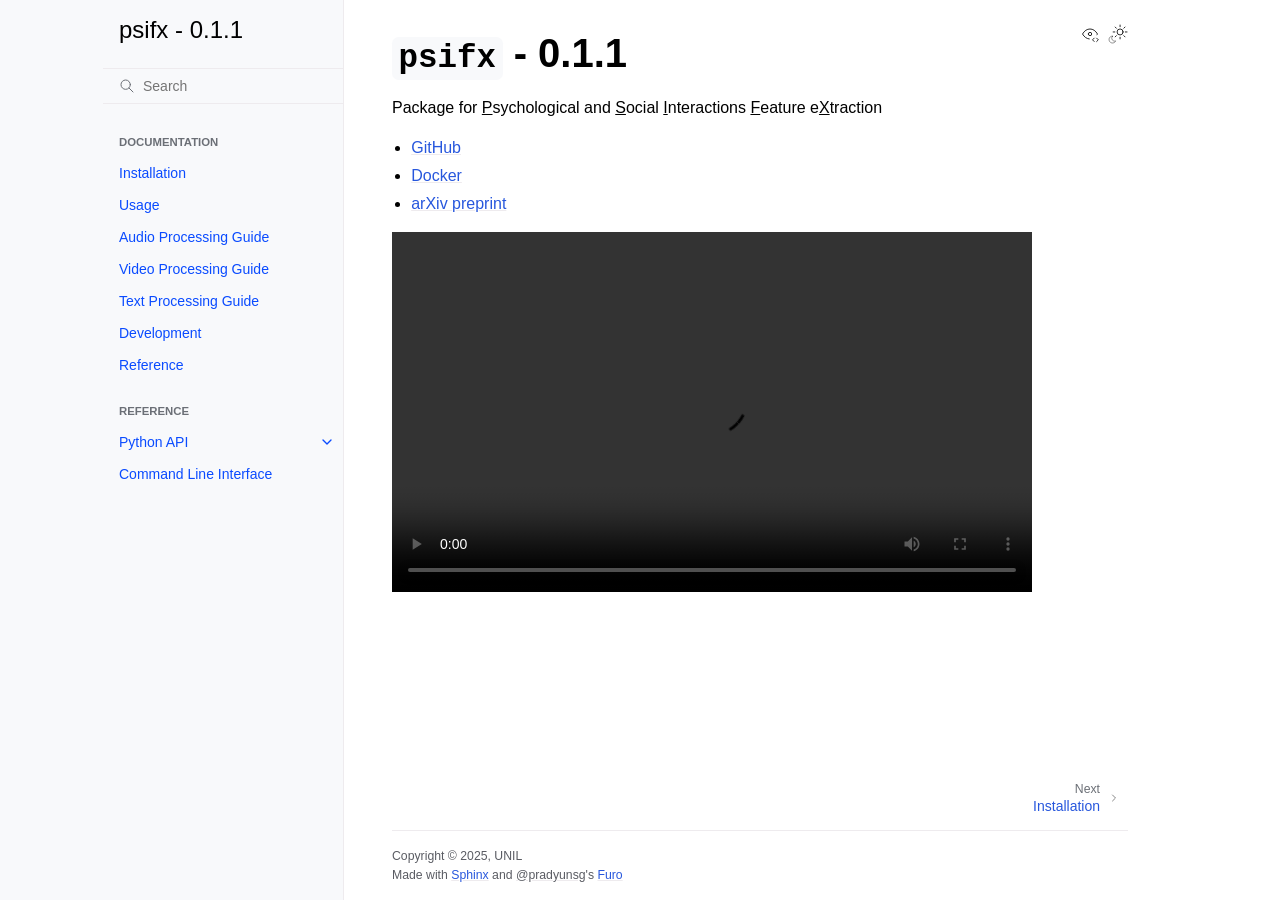
<file: _build/html/index.html>
<!doctype html>
<html class="no-js" lang="en" data-content_root="./">
  <head><meta charset="utf-8"/>
    <meta name="viewport" content="width=device-width,initial-scale=1"/>
    <meta name="color-scheme" content="light dark"><meta name="viewport" content="width=device-width, initial-scale=1" />
<link rel="index" title="Index" href="genindex.html" /><link rel="search" title="Search" href="search.html" /><link rel="next" title="Installation" href="pages/installation.html" />

    <link rel="shortcut icon" href="https://emoji.aranja.com/static/emoji-data/img-apple-160/1f9d0.png"/><!-- Generated with Sphinx 8.2.3 and Furo 2024.08.06 -->
        <title>psifx - 0.1.1</title>
      <link rel="stylesheet" type="text/css" href="_static/pygments.css?v=8f2a1f02" />
    <link rel="stylesheet" type="text/css" href="_static/styles/furo.css?v=354aac6f" />
    <link rel="stylesheet" type="text/css" href="_static/copybutton.css?v=76b2166b" />
    <link rel="stylesheet" type="text/css" href="_static/styles/furo-extensions.css?v=302659d7" />
    <link rel="stylesheet" type="text/css" href="_static/css/custom.css?v=8931a844" />
    
    


<style>
  body {
    --color-code-background: #f8f8f8;
  --color-code-foreground: black;
  
  }
  @media not print {
    body[data-theme="dark"] {
      --color-code-background: #0d1117;
  --color-code-foreground: #e6edf3;
  --color-background-primary: #1f2226;
  
    }
    @media (prefers-color-scheme: dark) {
      body:not([data-theme="light"]) {
        --color-code-background: #0d1117;
  --color-code-foreground: #e6edf3;
  --color-background-primary: #1f2226;
  
      }
    }
  }
</style></head>
  <body>
    
    <script>
      document.body.dataset.theme = localStorage.getItem("theme") || "auto";
    </script>
    

<svg xmlns="http://www.w3.org/2000/svg" style="display: none;">
  <symbol id="svg-toc" viewBox="0 0 24 24">
    <title>Contents</title>
    <svg stroke="currentColor" fill="currentColor" stroke-width="0" viewBox="0 0 1024 1024">
      <path d="M408 442h480c4.4 0 8-3.6 8-8v-56c0-4.4-3.6-8-8-8H408c-4.4 0-8 3.6-8 8v56c0 4.4 3.6 8 8 8zm-8 204c0 4.4 3.6 8 8 8h480c4.4 0 8-3.6 8-8v-56c0-4.4-3.6-8-8-8H408c-4.4 0-8 3.6-8 8v56zm504-486H120c-4.4 0-8 3.6-8 8v56c0 4.4 3.6 8 8 8h784c4.4 0 8-3.6 8-8v-56c0-4.4-3.6-8-8-8zm0 632H120c-4.4 0-8 3.6-8 8v56c0 4.4 3.6 8 8 8h784c4.4 0 8-3.6 8-8v-56c0-4.4-3.6-8-8-8zM115.4 518.9L271.7 642c5.8 4.6 14.4.5 14.4-6.9V388.9c0-7.4-8.5-11.5-14.4-6.9L115.4 505.1a8.74 8.74 0 0 0 0 13.8z"/>
    </svg>
  </symbol>
  <symbol id="svg-menu" viewBox="0 0 24 24">
    <title>Menu</title>
    <svg xmlns="http://www.w3.org/2000/svg" viewBox="0 0 24 24" fill="none" stroke="currentColor"
      stroke-width="2" stroke-linecap="round" stroke-linejoin="round" class="feather-menu">
      <line x1="3" y1="12" x2="21" y2="12"></line>
      <line x1="3" y1="6" x2="21" y2="6"></line>
      <line x1="3" y1="18" x2="21" y2="18"></line>
    </svg>
  </symbol>
  <symbol id="svg-arrow-right" viewBox="0 0 24 24">
    <title>Expand</title>
    <svg xmlns="http://www.w3.org/2000/svg" viewBox="0 0 24 24" fill="none" stroke="currentColor"
      stroke-width="2" stroke-linecap="round" stroke-linejoin="round" class="feather-chevron-right">
      <polyline points="9 18 15 12 9 6"></polyline>
    </svg>
  </symbol>
  <symbol id="svg-sun" viewBox="0 0 24 24">
    <title>Light mode</title>
    <svg xmlns="http://www.w3.org/2000/svg" viewBox="0 0 24 24" fill="none" stroke="currentColor"
      stroke-width="1" stroke-linecap="round" stroke-linejoin="round" class="feather-sun">
      <circle cx="12" cy="12" r="5"></circle>
      <line x1="12" y1="1" x2="12" y2="3"></line>
      <line x1="12" y1="21" x2="12" y2="23"></line>
      <line x1="4.22" y1="4.22" x2="5.64" y2="5.64"></line>
      <line x1="18.36" y1="18.36" x2="19.78" y2="19.78"></line>
      <line x1="1" y1="12" x2="3" y2="12"></line>
      <line x1="21" y1="12" x2="23" y2="12"></line>
      <line x1="4.22" y1="19.78" x2="5.64" y2="18.36"></line>
      <line x1="18.36" y1="5.64" x2="19.78" y2="4.22"></line>
    </svg>
  </symbol>
  <symbol id="svg-moon" viewBox="0 0 24 24">
    <title>Dark mode</title>
    <svg xmlns="http://www.w3.org/2000/svg" viewBox="0 0 24 24" fill="none" stroke="currentColor"
      stroke-width="1" stroke-linecap="round" stroke-linejoin="round" class="icon-tabler-moon">
      <path stroke="none" d="M0 0h24v24H0z" fill="none" />
      <path d="M12 3c.132 0 .263 0 .393 0a7.5 7.5 0 0 0 7.92 12.446a9 9 0 1 1 -8.313 -12.454z" />
    </svg>
  </symbol>
  <symbol id="svg-sun-with-moon" viewBox="0 0 24 24">
    <title>Auto light/dark, in light mode</title>
    <svg xmlns="http://www.w3.org/2000/svg" viewBox="0 0 24 24" fill="none" stroke="currentColor"
      stroke-width="1" stroke-linecap="round" stroke-linejoin="round"
      class="icon-custom-derived-from-feather-sun-and-tabler-moon">
      <path style="opacity: 50%" d="M 5.411 14.504 C 5.471 14.504 5.532 14.504 5.591 14.504 C 3.639 16.319 4.383 19.569 6.931 20.352 C 7.693 20.586 8.512 20.551 9.25 20.252 C 8.023 23.207 4.056 23.725 2.11 21.184 C 0.166 18.642 1.702 14.949 4.874 14.536 C 5.051 14.512 5.231 14.5 5.411 14.5 L 5.411 14.504 Z"/>
      <line x1="14.5" y1="3.25" x2="14.5" y2="1.25"/>
      <line x1="14.5" y1="15.85" x2="14.5" y2="17.85"/>
      <line x1="10.044" y1="5.094" x2="8.63" y2="3.68"/>
      <line x1="19" y1="14.05" x2="20.414" y2="15.464"/>
      <line x1="8.2" y1="9.55" x2="6.2" y2="9.55"/>
      <line x1="20.8" y1="9.55" x2="22.8" y2="9.55"/>
      <line x1="10.044" y1="14.006" x2="8.63" y2="15.42"/>
      <line x1="19" y1="5.05" x2="20.414" y2="3.636"/>
      <circle cx="14.5" cy="9.55" r="3.6"/>
    </svg>
  </symbol>
  <symbol id="svg-moon-with-sun" viewBox="0 0 24 24">
    <title>Auto light/dark, in dark mode</title>
    <svg xmlns="http://www.w3.org/2000/svg" viewBox="0 0 24 24" fill="none" stroke="currentColor"
      stroke-width="1" stroke-linecap="round" stroke-linejoin="round"
      class="icon-custom-derived-from-feather-sun-and-tabler-moon">
      <path d="M 8.282 7.007 C 8.385 7.007 8.494 7.007 8.595 7.007 C 5.18 10.184 6.481 15.869 10.942 17.24 C 12.275 17.648 13.706 17.589 15 17.066 C 12.851 22.236 5.91 23.143 2.505 18.696 C -0.897 14.249 1.791 7.786 7.342 7.063 C 7.652 7.021 7.965 7 8.282 7 L 8.282 7.007 Z"/>
      <line style="opacity: 50%" x1="18" y1="3.705" x2="18" y2="2.5"/>
      <line style="opacity: 50%" x1="18" y1="11.295" x2="18" y2="12.5"/>
      <line style="opacity: 50%" x1="15.316" y1="4.816" x2="14.464" y2="3.964"/>
      <line style="opacity: 50%" x1="20.711" y1="10.212" x2="21.563" y2="11.063"/>
      <line style="opacity: 50%" x1="14.205" y1="7.5" x2="13.001" y2="7.5"/>
      <line style="opacity: 50%" x1="21.795" y1="7.5" x2="23" y2="7.5"/>
      <line style="opacity: 50%" x1="15.316" y1="10.184" x2="14.464" y2="11.036"/>
      <line style="opacity: 50%" x1="20.711" y1="4.789" x2="21.563" y2="3.937"/>
      <circle style="opacity: 50%" cx="18" cy="7.5" r="2.169"/>
    </svg>
  </symbol>
  <symbol id="svg-pencil" viewBox="0 0 24 24">
    <svg xmlns="http://www.w3.org/2000/svg" viewBox="0 0 24 24" fill="none" stroke="currentColor"
      stroke-width="1" stroke-linecap="round" stroke-linejoin="round" class="icon-tabler-pencil-code">
      <path d="M4 20h4l10.5 -10.5a2.828 2.828 0 1 0 -4 -4l-10.5 10.5v4" />
      <path d="M13.5 6.5l4 4" />
      <path d="M20 21l2 -2l-2 -2" />
      <path d="M17 17l-2 2l2 2" />
    </svg>
  </symbol>
  <symbol id="svg-eye" viewBox="0 0 24 24">
    <svg xmlns="http://www.w3.org/2000/svg" viewBox="0 0 24 24" fill="none" stroke="currentColor"
      stroke-width="1" stroke-linecap="round" stroke-linejoin="round" class="icon-tabler-eye-code">
      <path stroke="none" d="M0 0h24v24H0z" fill="none" />
      <path d="M10 12a2 2 0 1 0 4 0a2 2 0 0 0 -4 0" />
      <path
        d="M11.11 17.958c-3.209 -.307 -5.91 -2.293 -8.11 -5.958c2.4 -4 5.4 -6 9 -6c3.6 0 6.6 2 9 6c-.21 .352 -.427 .688 -.647 1.008" />
      <path d="M20 21l2 -2l-2 -2" />
      <path d="M17 17l-2 2l2 2" />
    </svg>
  </symbol>
</svg>

<input type="checkbox" class="sidebar-toggle" name="__navigation" id="__navigation">
<input type="checkbox" class="sidebar-toggle" name="__toc" id="__toc">
<label class="overlay sidebar-overlay" for="__navigation">
  <div class="visually-hidden">Hide navigation sidebar</div>
</label>
<label class="overlay toc-overlay" for="__toc">
  <div class="visually-hidden">Hide table of contents sidebar</div>
</label>

<a class="skip-to-content muted-link" href="#furo-main-content">Skip to content</a>



<div class="page">
  <header class="mobile-header">
    <div class="header-left">
      <label class="nav-overlay-icon" for="__navigation">
        <div class="visually-hidden">Toggle site navigation sidebar</div>
        <i class="icon"><svg><use href="#svg-menu"></use></svg></i>
      </label>
    </div>
    <div class="header-center">
      <a href="#"><div class="brand">psifx - 0.1.1</div></a>
    </div>
    <div class="header-right">
      <div class="theme-toggle-container theme-toggle-header">
        <button class="theme-toggle">
          <div class="visually-hidden">Toggle Light / Dark / Auto color theme</div>
          <svg class="theme-icon-when-auto-light"><use href="#svg-sun-with-moon"></use></svg>
          <svg class="theme-icon-when-auto-dark"><use href="#svg-moon-with-sun"></use></svg>
          <svg class="theme-icon-when-dark"><use href="#svg-moon"></use></svg>
          <svg class="theme-icon-when-light"><use href="#svg-sun"></use></svg>
        </button>
      </div>
      <label class="toc-overlay-icon toc-header-icon no-toc" for="__toc">
        <div class="visually-hidden">Toggle table of contents sidebar</div>
        <i class="icon"><svg><use href="#svg-toc"></use></svg></i>
      </label>
    </div>
  </header>
  <aside class="sidebar-drawer">
    <div class="sidebar-container">
      
      <div class="sidebar-sticky"><a class="sidebar-brand" href="#">
  
  
  <span class="sidebar-brand-text">psifx - 0.1.1</span>
  
</a><form class="sidebar-search-container" method="get" action="search.html" role="search">
  <input class="sidebar-search" placeholder="Search" name="q" aria-label="Search">
  <input type="hidden" name="check_keywords" value="yes">
  <input type="hidden" name="area" value="default">
</form>
<div id="searchbox"></div><div class="sidebar-scroll"><div class="sidebar-tree">
  <p class="caption" role="heading"><span class="caption-text">Documentation</span></p>
<ul>
<li class="toctree-l1"><a class="reference internal" href="pages/installation.html">Installation</a></li>
<li class="toctree-l1"><a class="reference internal" href="pages/usage.html">Usage</a></li>
<li class="toctree-l1"><a class="reference internal" href="pages/audio.html">Audio Processing Guide</a></li>
<li class="toctree-l1"><a class="reference internal" href="pages/video.html">Video Processing Guide</a></li>
<li class="toctree-l1"><a class="reference internal" href="pages/text.html">Text Processing Guide</a></li>
<li class="toctree-l1"><a class="reference internal" href="pages/development.html">Development</a></li>
<li class="toctree-l1"><a class="reference internal" href="pages/bibliography.html">Reference</a></li>
</ul>
<p class="caption" role="heading"><span class="caption-text">Reference</span></p>
<ul>
<li class="toctree-l1 has-children"><a class="reference internal" href="reference/api.html">Python API</a><input class="toctree-checkbox" id="toctree-checkbox-1" name="toctree-checkbox-1" role="switch" type="checkbox"/><label for="toctree-checkbox-1"><div class="visually-hidden">Toggle navigation of Python API</div><i class="icon"><svg><use href="#svg-arrow-right"></use></svg></i></label><ul>
<li class="toctree-l2 has-children"><a class="reference internal" href="reference/generated/psifx.html">psifx</a><input class="toctree-checkbox" id="toctree-checkbox-2" name="toctree-checkbox-2" role="switch" type="checkbox"/><label for="toctree-checkbox-2"><div class="visually-hidden">Toggle navigation of psifx</div><i class="icon"><svg><use href="#svg-arrow-right"></use></svg></i></label><ul>
<li class="toctree-l3"><a class="reference internal" href="reference/generated/io.html">io</a></li>
</ul>
</li>
</ul>
</li>
<li class="toctree-l1"><a class="reference internal" href="reference/cli.html">Command Line Interface</a></li>
</ul>

</div>
</div>

      </div>
      
    </div>
  </aside>
  <div class="main">
    <div class="content">
      <div class="article-container">
        <a href="#" class="back-to-top muted-link">
          <svg xmlns="http://www.w3.org/2000/svg" viewBox="0 0 24 24">
            <path d="M13 20h-2V8l-5.5 5.5-1.42-1.42L12 4.16l7.92 7.92-1.42 1.42L13 8v12z"></path>
          </svg>
          <span>Back to top</span>
        </a>
        <div class="content-icon-container">
          <div class="view-this-page">
  <a class="muted-link" href="_sources/index.md.txt" title="View this page">
    <svg><use href="#svg-eye"></use></svg>
    <span class="visually-hidden">View this page</span>
  </a>
</div>
<div class="theme-toggle-container theme-toggle-content">
            <button class="theme-toggle">
              <div class="visually-hidden">Toggle Light / Dark / Auto color theme</div>
              <svg class="theme-icon-when-auto-light"><use href="#svg-sun-with-moon"></use></svg>
              <svg class="theme-icon-when-auto-dark"><use href="#svg-moon-with-sun"></use></svg>
              <svg class="theme-icon-when-dark"><use href="#svg-moon"></use></svg>
              <svg class="theme-icon-when-light"><use href="#svg-sun"></use></svg>
            </button>
          </div>
          <label class="toc-overlay-icon toc-content-icon no-toc" for="__toc">
            <div class="visually-hidden">Toggle table of contents sidebar</div>
            <i class="icon"><svg><use href="#svg-toc"></use></svg></i>
          </label>
        </div>
        <article role="main" id="furo-main-content">
          <section id="psifx-0-1-1">
<h1><code class="docutils literal notranslate"><span class="pre">psifx</span></code> - 0.1.1<a class="headerlink" href="#psifx-0-1-1" title="Link to this heading">¶</a></h1>
<div class="toctree-wrapper compound">
</div>
<div class="toctree-wrapper compound">
</div>
<p>Package for <u>P</u>sychological and <u>S</u>ocial <u>I</u>nteractions <u>F</u>eature e<u>X</u>traction</p>
<ul class="simple">
<li><p><a class="reference external" href="https://github.com/psifx/psifx">GitHub</a></p></li>
<li><p><a class="reference external" href="https://hub.docker.com/r/psifx/psifx">Docker</a></p></li>
<li><p><a class="reference external" href="https://www.arxiv.org/abs/2407.10266">arXiv preprint</a></p></li>
</ul>
<video width="640" height="360" controls>
  <source src="https://github.com/user-attachments/assets/f33cdac0-57f6-4936-acb2-8866ccfea7b2" type="video/mp4">
  Your browser does not support the video tag.
</video>
</section>

        </article>
      </div>
      <footer>
        
        <div class="related-pages">
          <a class="next-page" href="pages/installation.html">
              <div class="page-info">
                <div class="context">
                  <span>Next</span>
                </div>
                <div class="title">Installation</div>
              </div>
              <svg class="furo-related-icon"><use href="#svg-arrow-right"></use></svg>
            </a>
          
        </div>
        <div class="bottom-of-page">
          <div class="left-details">
            <div class="copyright">
                Copyright &#169; 2025, UNIL
            </div>
            Made with <a href="https://www.sphinx-doc.org/">Sphinx</a> and <a class="muted-link" href="https://pradyunsg.me">@pradyunsg</a>'s
            
            <a href="https://github.com/pradyunsg/furo">Furo</a>
            
          </div>
          <div class="right-details">
            
          </div>
        </div>
        
      </footer>
    </div>
    <aside class="toc-drawer no-toc">
      
      
      
    </aside>
  </div>
</div><script src="_static/documentation_options.js?v=a58bc63e"></script>
    <script src="_static/doctools.js?v=9bcbadda"></script>
    <script src="_static/sphinx_highlight.js?v=dc90522c"></script>
    <script src="_static/scripts/furo.js?v=5fa4622c"></script>
    <script src="_static/clipboard.min.js?v=a7894cd8"></script>
    <script src="_static/copybutton.js?v=f281be69"></script>
    </body>
</html>
</file>
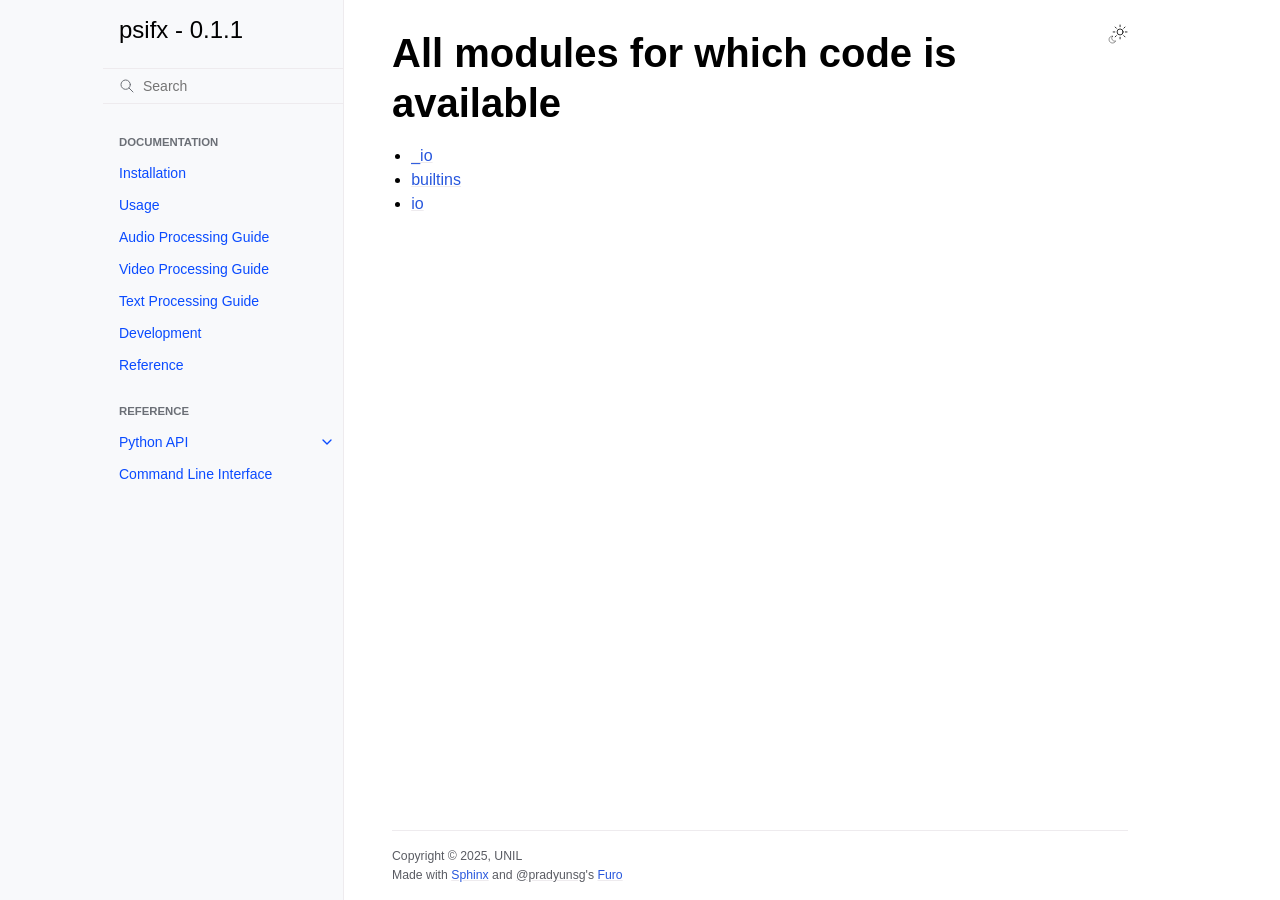
<file: _build/html/_modules/index.html>
<!doctype html>
<html class="no-js" lang="en" data-content_root="../">
  <head><meta charset="utf-8"/>
    <meta name="viewport" content="width=device-width,initial-scale=1"/>
    <meta name="color-scheme" content="light dark"><link rel="index" title="Index" href="../genindex.html" /><link rel="search" title="Search" href="../search.html" />

    <link rel="shortcut icon" href="https://emoji.aranja.com/static/emoji-data/img-apple-160/1f9d0.png"/><!-- Generated with Sphinx 8.2.3 and Furo 2024.08.06 -->
        <title>Overview: module code - psifx - 0.1.1</title>
      <link rel="stylesheet" type="text/css" href="../_static/pygments.css?v=8f2a1f02" />
    <link rel="stylesheet" type="text/css" href="../_static/styles/furo.css?v=354aac6f" />
    <link rel="stylesheet" type="text/css" href="../_static/copybutton.css?v=76b2166b" />
    <link rel="stylesheet" type="text/css" href="../_static/styles/furo-extensions.css?v=302659d7" />
    <link rel="stylesheet" type="text/css" href="../_static/css/custom.css?v=8931a844" />
    
    


<style>
  body {
    --color-code-background: #f8f8f8;
  --color-code-foreground: black;
  
  }
  @media not print {
    body[data-theme="dark"] {
      --color-code-background: #0d1117;
  --color-code-foreground: #e6edf3;
  --color-background-primary: #1f2226;
  
    }
    @media (prefers-color-scheme: dark) {
      body:not([data-theme="light"]) {
        --color-code-background: #0d1117;
  --color-code-foreground: #e6edf3;
  --color-background-primary: #1f2226;
  
      }
    }
  }
</style></head>
  <body>
    
    <script>
      document.body.dataset.theme = localStorage.getItem("theme") || "auto";
    </script>
    

<svg xmlns="http://www.w3.org/2000/svg" style="display: none;">
  <symbol id="svg-toc" viewBox="0 0 24 24">
    <title>Contents</title>
    <svg stroke="currentColor" fill="currentColor" stroke-width="0" viewBox="0 0 1024 1024">
      <path d="M408 442h480c4.4 0 8-3.6 8-8v-56c0-4.4-3.6-8-8-8H408c-4.4 0-8 3.6-8 8v56c0 4.4 3.6 8 8 8zm-8 204c0 4.4 3.6 8 8 8h480c4.4 0 8-3.6 8-8v-56c0-4.4-3.6-8-8-8H408c-4.4 0-8 3.6-8 8v56zm504-486H120c-4.4 0-8 3.6-8 8v56c0 4.4 3.6 8 8 8h784c4.4 0 8-3.6 8-8v-56c0-4.4-3.6-8-8-8zm0 632H120c-4.4 0-8 3.6-8 8v56c0 4.4 3.6 8 8 8h784c4.4 0 8-3.6 8-8v-56c0-4.4-3.6-8-8-8zM115.4 518.9L271.7 642c5.8 4.6 14.4.5 14.4-6.9V388.9c0-7.4-8.5-11.5-14.4-6.9L115.4 505.1a8.74 8.74 0 0 0 0 13.8z"/>
    </svg>
  </symbol>
  <symbol id="svg-menu" viewBox="0 0 24 24">
    <title>Menu</title>
    <svg xmlns="http://www.w3.org/2000/svg" viewBox="0 0 24 24" fill="none" stroke="currentColor"
      stroke-width="2" stroke-linecap="round" stroke-linejoin="round" class="feather-menu">
      <line x1="3" y1="12" x2="21" y2="12"></line>
      <line x1="3" y1="6" x2="21" y2="6"></line>
      <line x1="3" y1="18" x2="21" y2="18"></line>
    </svg>
  </symbol>
  <symbol id="svg-arrow-right" viewBox="0 0 24 24">
    <title>Expand</title>
    <svg xmlns="http://www.w3.org/2000/svg" viewBox="0 0 24 24" fill="none" stroke="currentColor"
      stroke-width="2" stroke-linecap="round" stroke-linejoin="round" class="feather-chevron-right">
      <polyline points="9 18 15 12 9 6"></polyline>
    </svg>
  </symbol>
  <symbol id="svg-sun" viewBox="0 0 24 24">
    <title>Light mode</title>
    <svg xmlns="http://www.w3.org/2000/svg" viewBox="0 0 24 24" fill="none" stroke="currentColor"
      stroke-width="1" stroke-linecap="round" stroke-linejoin="round" class="feather-sun">
      <circle cx="12" cy="12" r="5"></circle>
      <line x1="12" y1="1" x2="12" y2="3"></line>
      <line x1="12" y1="21" x2="12" y2="23"></line>
      <line x1="4.22" y1="4.22" x2="5.64" y2="5.64"></line>
      <line x1="18.36" y1="18.36" x2="19.78" y2="19.78"></line>
      <line x1="1" y1="12" x2="3" y2="12"></line>
      <line x1="21" y1="12" x2="23" y2="12"></line>
      <line x1="4.22" y1="19.78" x2="5.64" y2="18.36"></line>
      <line x1="18.36" y1="5.64" x2="19.78" y2="4.22"></line>
    </svg>
  </symbol>
  <symbol id="svg-moon" viewBox="0 0 24 24">
    <title>Dark mode</title>
    <svg xmlns="http://www.w3.org/2000/svg" viewBox="0 0 24 24" fill="none" stroke="currentColor"
      stroke-width="1" stroke-linecap="round" stroke-linejoin="round" class="icon-tabler-moon">
      <path stroke="none" d="M0 0h24v24H0z" fill="none" />
      <path d="M12 3c.132 0 .263 0 .393 0a7.5 7.5 0 0 0 7.92 12.446a9 9 0 1 1 -8.313 -12.454z" />
    </svg>
  </symbol>
  <symbol id="svg-sun-with-moon" viewBox="0 0 24 24">
    <title>Auto light/dark, in light mode</title>
    <svg xmlns="http://www.w3.org/2000/svg" viewBox="0 0 24 24" fill="none" stroke="currentColor"
      stroke-width="1" stroke-linecap="round" stroke-linejoin="round"
      class="icon-custom-derived-from-feather-sun-and-tabler-moon">
      <path style="opacity: 50%" d="M 5.411 14.504 C 5.471 14.504 5.532 14.504 5.591 14.504 C 3.639 16.319 4.383 19.569 6.931 20.352 C 7.693 20.586 8.512 20.551 9.25 20.252 C 8.023 23.207 4.056 23.725 2.11 21.184 C 0.166 18.642 1.702 14.949 4.874 14.536 C 5.051 14.512 5.231 14.5 5.411 14.5 L 5.411 14.504 Z"/>
      <line x1="14.5" y1="3.25" x2="14.5" y2="1.25"/>
      <line x1="14.5" y1="15.85" x2="14.5" y2="17.85"/>
      <line x1="10.044" y1="5.094" x2="8.63" y2="3.68"/>
      <line x1="19" y1="14.05" x2="20.414" y2="15.464"/>
      <line x1="8.2" y1="9.55" x2="6.2" y2="9.55"/>
      <line x1="20.8" y1="9.55" x2="22.8" y2="9.55"/>
      <line x1="10.044" y1="14.006" x2="8.63" y2="15.42"/>
      <line x1="19" y1="5.05" x2="20.414" y2="3.636"/>
      <circle cx="14.5" cy="9.55" r="3.6"/>
    </svg>
  </symbol>
  <symbol id="svg-moon-with-sun" viewBox="0 0 24 24">
    <title>Auto light/dark, in dark mode</title>
    <svg xmlns="http://www.w3.org/2000/svg" viewBox="0 0 24 24" fill="none" stroke="currentColor"
      stroke-width="1" stroke-linecap="round" stroke-linejoin="round"
      class="icon-custom-derived-from-feather-sun-and-tabler-moon">
      <path d="M 8.282 7.007 C 8.385 7.007 8.494 7.007 8.595 7.007 C 5.18 10.184 6.481 15.869 10.942 17.24 C 12.275 17.648 13.706 17.589 15 17.066 C 12.851 22.236 5.91 23.143 2.505 18.696 C -0.897 14.249 1.791 7.786 7.342 7.063 C 7.652 7.021 7.965 7 8.282 7 L 8.282 7.007 Z"/>
      <line style="opacity: 50%" x1="18" y1="3.705" x2="18" y2="2.5"/>
      <line style="opacity: 50%" x1="18" y1="11.295" x2="18" y2="12.5"/>
      <line style="opacity: 50%" x1="15.316" y1="4.816" x2="14.464" y2="3.964"/>
      <line style="opacity: 50%" x1="20.711" y1="10.212" x2="21.563" y2="11.063"/>
      <line style="opacity: 50%" x1="14.205" y1="7.5" x2="13.001" y2="7.5"/>
      <line style="opacity: 50%" x1="21.795" y1="7.5" x2="23" y2="7.5"/>
      <line style="opacity: 50%" x1="15.316" y1="10.184" x2="14.464" y2="11.036"/>
      <line style="opacity: 50%" x1="20.711" y1="4.789" x2="21.563" y2="3.937"/>
      <circle style="opacity: 50%" cx="18" cy="7.5" r="2.169"/>
    </svg>
  </symbol>
  <symbol id="svg-pencil" viewBox="0 0 24 24">
    <svg xmlns="http://www.w3.org/2000/svg" viewBox="0 0 24 24" fill="none" stroke="currentColor"
      stroke-width="1" stroke-linecap="round" stroke-linejoin="round" class="icon-tabler-pencil-code">
      <path d="M4 20h4l10.5 -10.5a2.828 2.828 0 1 0 -4 -4l-10.5 10.5v4" />
      <path d="M13.5 6.5l4 4" />
      <path d="M20 21l2 -2l-2 -2" />
      <path d="M17 17l-2 2l2 2" />
    </svg>
  </symbol>
  <symbol id="svg-eye" viewBox="0 0 24 24">
    <svg xmlns="http://www.w3.org/2000/svg" viewBox="0 0 24 24" fill="none" stroke="currentColor"
      stroke-width="1" stroke-linecap="round" stroke-linejoin="round" class="icon-tabler-eye-code">
      <path stroke="none" d="M0 0h24v24H0z" fill="none" />
      <path d="M10 12a2 2 0 1 0 4 0a2 2 0 0 0 -4 0" />
      <path
        d="M11.11 17.958c-3.209 -.307 -5.91 -2.293 -8.11 -5.958c2.4 -4 5.4 -6 9 -6c3.6 0 6.6 2 9 6c-.21 .352 -.427 .688 -.647 1.008" />
      <path d="M20 21l2 -2l-2 -2" />
      <path d="M17 17l-2 2l2 2" />
    </svg>
  </symbol>
</svg>

<input type="checkbox" class="sidebar-toggle" name="__navigation" id="__navigation">
<input type="checkbox" class="sidebar-toggle" name="__toc" id="__toc">
<label class="overlay sidebar-overlay" for="__navigation">
  <div class="visually-hidden">Hide navigation sidebar</div>
</label>
<label class="overlay toc-overlay" for="__toc">
  <div class="visually-hidden">Hide table of contents sidebar</div>
</label>

<a class="skip-to-content muted-link" href="#furo-main-content">Skip to content</a>



<div class="page">
  <header class="mobile-header">
    <div class="header-left">
      <label class="nav-overlay-icon" for="__navigation">
        <div class="visually-hidden">Toggle site navigation sidebar</div>
        <i class="icon"><svg><use href="#svg-menu"></use></svg></i>
      </label>
    </div>
    <div class="header-center">
      <a href="../index.html"><div class="brand">psifx - 0.1.1</div></a>
    </div>
    <div class="header-right">
      <div class="theme-toggle-container theme-toggle-header">
        <button class="theme-toggle">
          <div class="visually-hidden">Toggle Light / Dark / Auto color theme</div>
          <svg class="theme-icon-when-auto-light"><use href="#svg-sun-with-moon"></use></svg>
          <svg class="theme-icon-when-auto-dark"><use href="#svg-moon-with-sun"></use></svg>
          <svg class="theme-icon-when-dark"><use href="#svg-moon"></use></svg>
          <svg class="theme-icon-when-light"><use href="#svg-sun"></use></svg>
        </button>
      </div>
      <label class="toc-overlay-icon toc-header-icon no-toc" for="__toc">
        <div class="visually-hidden">Toggle table of contents sidebar</div>
        <i class="icon"><svg><use href="#svg-toc"></use></svg></i>
      </label>
    </div>
  </header>
  <aside class="sidebar-drawer">
    <div class="sidebar-container">
      
      <div class="sidebar-sticky"><a class="sidebar-brand" href="../index.html">
  
  
  <span class="sidebar-brand-text">psifx - 0.1.1</span>
  
</a><form class="sidebar-search-container" method="get" action="../search.html" role="search">
  <input class="sidebar-search" placeholder="Search" name="q" aria-label="Search">
  <input type="hidden" name="check_keywords" value="yes">
  <input type="hidden" name="area" value="default">
</form>
<div id="searchbox"></div><div class="sidebar-scroll"><div class="sidebar-tree">
  <p class="caption" role="heading"><span class="caption-text">Documentation</span></p>
<ul>
<li class="toctree-l1"><a class="reference internal" href="../pages/installation.html">Installation</a></li>
<li class="toctree-l1"><a class="reference internal" href="../pages/usage.html">Usage</a></li>
<li class="toctree-l1"><a class="reference internal" href="../pages/audio.html">Audio Processing Guide</a></li>
<li class="toctree-l1"><a class="reference internal" href="../pages/video.html">Video Processing Guide</a></li>
<li class="toctree-l1"><a class="reference internal" href="../pages/text.html">Text Processing Guide</a></li>
<li class="toctree-l1"><a class="reference internal" href="../pages/development.html">Development</a></li>
<li class="toctree-l1"><a class="reference internal" href="../pages/bibliography.html">Reference</a></li>
</ul>
<p class="caption" role="heading"><span class="caption-text">Reference</span></p>
<ul>
<li class="toctree-l1 has-children"><a class="reference internal" href="../reference/api.html">Python API</a><input class="toctree-checkbox" id="toctree-checkbox-1" name="toctree-checkbox-1" role="switch" type="checkbox"/><label for="toctree-checkbox-1"><div class="visually-hidden">Toggle navigation of Python API</div><i class="icon"><svg><use href="#svg-arrow-right"></use></svg></i></label><ul>
<li class="toctree-l2 has-children"><a class="reference internal" href="../reference/generated/psifx.html">psifx</a><input class="toctree-checkbox" id="toctree-checkbox-2" name="toctree-checkbox-2" role="switch" type="checkbox"/><label for="toctree-checkbox-2"><div class="visually-hidden">Toggle navigation of psifx</div><i class="icon"><svg><use href="#svg-arrow-right"></use></svg></i></label><ul>
<li class="toctree-l3"><a class="reference internal" href="../reference/generated/io.html">io</a></li>
</ul>
</li>
</ul>
</li>
<li class="toctree-l1"><a class="reference internal" href="../reference/cli.html">Command Line Interface</a></li>
</ul>

</div>
</div>

      </div>
      
    </div>
  </aside>
  <div class="main">
    <div class="content">
      <div class="article-container">
        <a href="#" class="back-to-top muted-link">
          <svg xmlns="http://www.w3.org/2000/svg" viewBox="0 0 24 24">
            <path d="M13 20h-2V8l-5.5 5.5-1.42-1.42L12 4.16l7.92 7.92-1.42 1.42L13 8v12z"></path>
          </svg>
          <span>Back to top</span>
        </a>
        <div class="content-icon-container">
          <div class="theme-toggle-container theme-toggle-content">
            <button class="theme-toggle">
              <div class="visually-hidden">Toggle Light / Dark / Auto color theme</div>
              <svg class="theme-icon-when-auto-light"><use href="#svg-sun-with-moon"></use></svg>
              <svg class="theme-icon-when-auto-dark"><use href="#svg-moon-with-sun"></use></svg>
              <svg class="theme-icon-when-dark"><use href="#svg-moon"></use></svg>
              <svg class="theme-icon-when-light"><use href="#svg-sun"></use></svg>
            </button>
          </div>
          <label class="toc-overlay-icon toc-content-icon no-toc" for="__toc">
            <div class="visually-hidden">Toggle table of contents sidebar</div>
            <i class="icon"><svg><use href="#svg-toc"></use></svg></i>
          </label>
        </div>
        <article role="main" id="furo-main-content">
          <h1>All modules for which code is available</h1>
<ul><li><a href="_io.html">_io</a></li>
<li><a href="builtins.html">builtins</a></li>
<li><a href="io.html">io</a></li>
</ul>
        </article>
      </div>
      <footer>
        
        <div class="related-pages">
          
          
        </div>
        <div class="bottom-of-page">
          <div class="left-details">
            <div class="copyright">
                Copyright &#169; 2025, UNIL
            </div>
            Made with <a href="https://www.sphinx-doc.org/">Sphinx</a> and <a class="muted-link" href="https://pradyunsg.me">@pradyunsg</a>'s
            
            <a href="https://github.com/pradyunsg/furo">Furo</a>
            
          </div>
          <div class="right-details">
            
          </div>
        </div>
        
      </footer>
    </div>
    <aside class="toc-drawer no-toc">
      
      
      
    </aside>
  </div>
</div><script src="../_static/documentation_options.js?v=a58bc63e"></script>
    <script src="../_static/doctools.js?v=9bcbadda"></script>
    <script src="../_static/sphinx_highlight.js?v=dc90522c"></script>
    <script src="../_static/scripts/furo.js?v=5fa4622c"></script>
    <script src="../_static/clipboard.min.js?v=a7894cd8"></script>
    <script src="../_static/copybutton.js?v=f281be69"></script>
    </body>
</html>
</file>
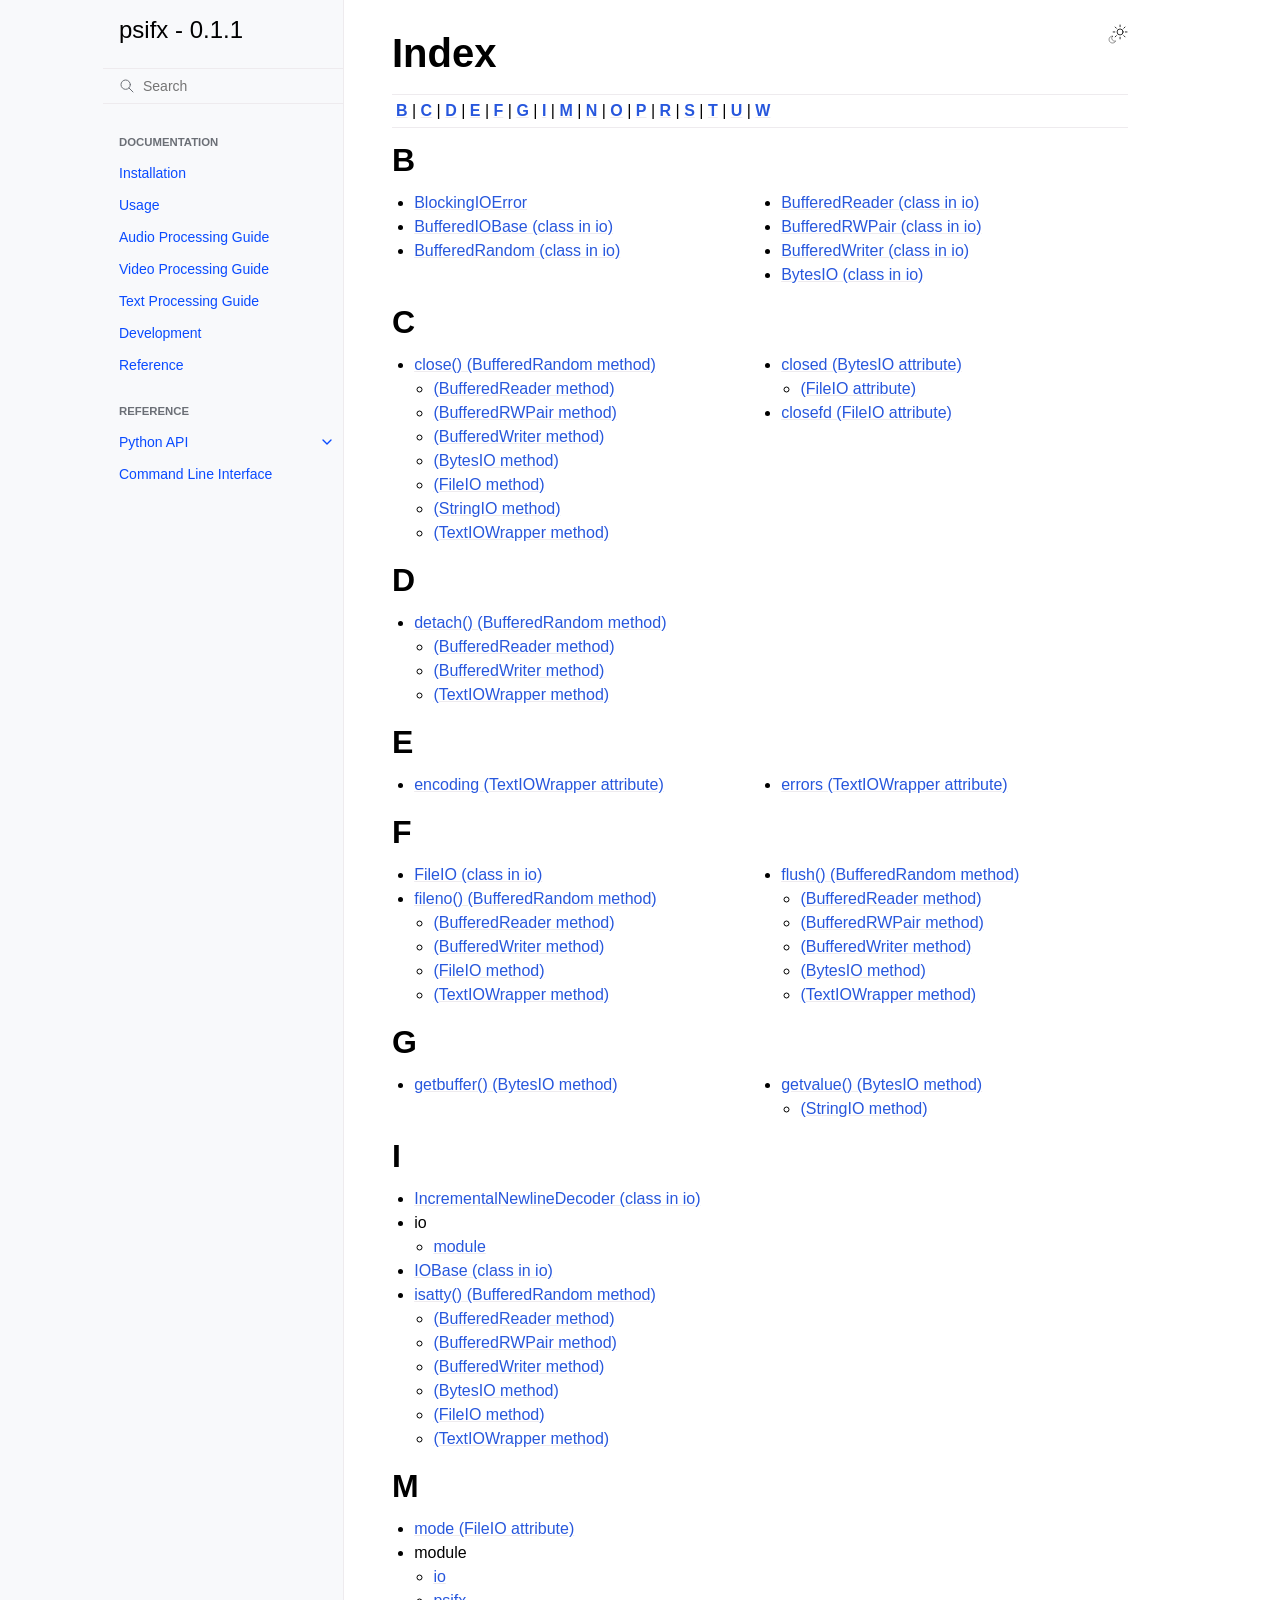
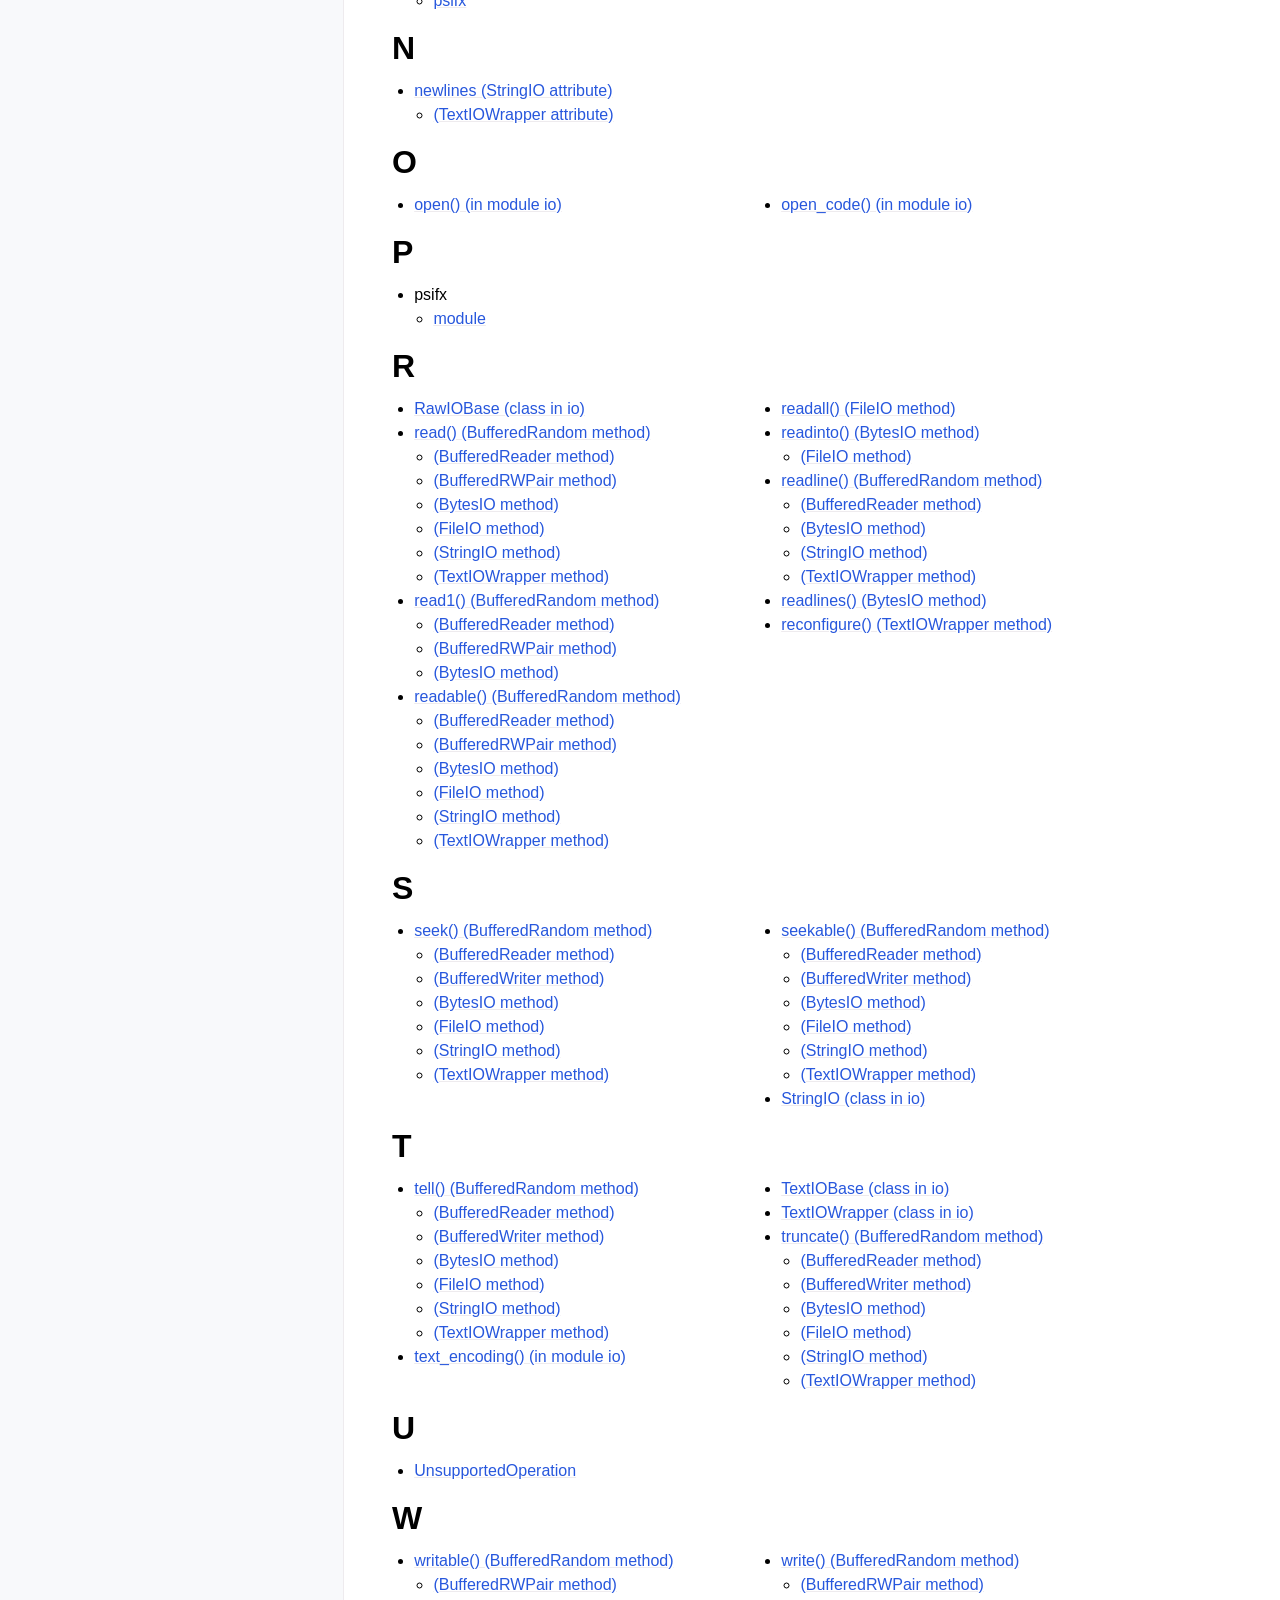
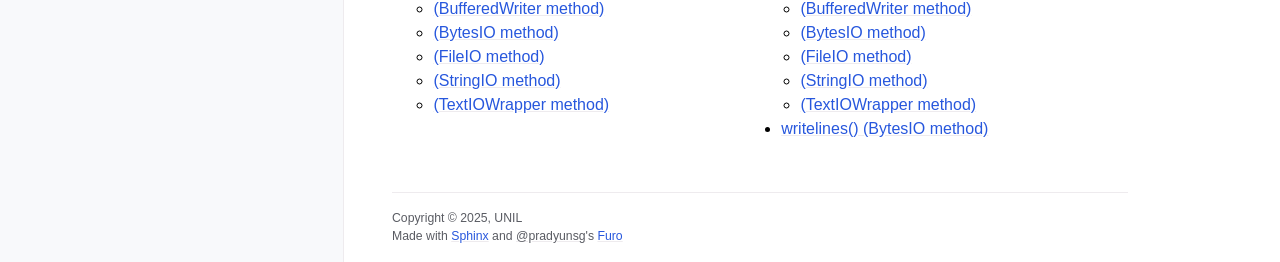
<file: _build/html/genindex.html>
<!doctype html>
<html class="no-js" lang="en" data-content_root="./">
  <head><meta charset="utf-8"/>
    <meta name="viewport" content="width=device-width,initial-scale=1"/>
    <meta name="color-scheme" content="light dark"><link rel="index" title="Index" href="#" /><link rel="search" title="Search" href="search.html" />

    <link rel="shortcut icon" href="https://emoji.aranja.com/static/emoji-data/img-apple-160/1f9d0.png"/><!-- Generated with Sphinx 8.2.3 and Furo 2024.08.06 --><title>Index - psifx - 0.1.1</title>
<link rel="stylesheet" type="text/css" href="_static/pygments.css?v=8f2a1f02" />
    <link rel="stylesheet" type="text/css" href="_static/styles/furo.css?v=354aac6f" />
    <link rel="stylesheet" type="text/css" href="_static/copybutton.css?v=76b2166b" />
    <link rel="stylesheet" type="text/css" href="_static/styles/furo-extensions.css?v=302659d7" />
    <link rel="stylesheet" type="text/css" href="_static/css/custom.css?v=8931a844" />
    
    


<style>
  body {
    --color-code-background: #f8f8f8;
  --color-code-foreground: black;
  
  }
  @media not print {
    body[data-theme="dark"] {
      --color-code-background: #0d1117;
  --color-code-foreground: #e6edf3;
  --color-background-primary: #1f2226;
  
    }
    @media (prefers-color-scheme: dark) {
      body:not([data-theme="light"]) {
        --color-code-background: #0d1117;
  --color-code-foreground: #e6edf3;
  --color-background-primary: #1f2226;
  
      }
    }
  }
</style></head>
  <body>
    
    <script>
      document.body.dataset.theme = localStorage.getItem("theme") || "auto";
    </script>
    

<svg xmlns="http://www.w3.org/2000/svg" style="display: none;">
  <symbol id="svg-toc" viewBox="0 0 24 24">
    <title>Contents</title>
    <svg stroke="currentColor" fill="currentColor" stroke-width="0" viewBox="0 0 1024 1024">
      <path d="M408 442h480c4.4 0 8-3.6 8-8v-56c0-4.4-3.6-8-8-8H408c-4.4 0-8 3.6-8 8v56c0 4.4 3.6 8 8 8zm-8 204c0 4.4 3.6 8 8 8h480c4.4 0 8-3.6 8-8v-56c0-4.4-3.6-8-8-8H408c-4.4 0-8 3.6-8 8v56zm504-486H120c-4.4 0-8 3.6-8 8v56c0 4.4 3.6 8 8 8h784c4.4 0 8-3.6 8-8v-56c0-4.4-3.6-8-8-8zm0 632H120c-4.4 0-8 3.6-8 8v56c0 4.4 3.6 8 8 8h784c4.4 0 8-3.6 8-8v-56c0-4.4-3.6-8-8-8zM115.4 518.9L271.7 642c5.8 4.6 14.4.5 14.4-6.9V388.9c0-7.4-8.5-11.5-14.4-6.9L115.4 505.1a8.74 8.74 0 0 0 0 13.8z"/>
    </svg>
  </symbol>
  <symbol id="svg-menu" viewBox="0 0 24 24">
    <title>Menu</title>
    <svg xmlns="http://www.w3.org/2000/svg" viewBox="0 0 24 24" fill="none" stroke="currentColor"
      stroke-width="2" stroke-linecap="round" stroke-linejoin="round" class="feather-menu">
      <line x1="3" y1="12" x2="21" y2="12"></line>
      <line x1="3" y1="6" x2="21" y2="6"></line>
      <line x1="3" y1="18" x2="21" y2="18"></line>
    </svg>
  </symbol>
  <symbol id="svg-arrow-right" viewBox="0 0 24 24">
    <title>Expand</title>
    <svg xmlns="http://www.w3.org/2000/svg" viewBox="0 0 24 24" fill="none" stroke="currentColor"
      stroke-width="2" stroke-linecap="round" stroke-linejoin="round" class="feather-chevron-right">
      <polyline points="9 18 15 12 9 6"></polyline>
    </svg>
  </symbol>
  <symbol id="svg-sun" viewBox="0 0 24 24">
    <title>Light mode</title>
    <svg xmlns="http://www.w3.org/2000/svg" viewBox="0 0 24 24" fill="none" stroke="currentColor"
      stroke-width="1" stroke-linecap="round" stroke-linejoin="round" class="feather-sun">
      <circle cx="12" cy="12" r="5"></circle>
      <line x1="12" y1="1" x2="12" y2="3"></line>
      <line x1="12" y1="21" x2="12" y2="23"></line>
      <line x1="4.22" y1="4.22" x2="5.64" y2="5.64"></line>
      <line x1="18.36" y1="18.36" x2="19.78" y2="19.78"></line>
      <line x1="1" y1="12" x2="3" y2="12"></line>
      <line x1="21" y1="12" x2="23" y2="12"></line>
      <line x1="4.22" y1="19.78" x2="5.64" y2="18.36"></line>
      <line x1="18.36" y1="5.64" x2="19.78" y2="4.22"></line>
    </svg>
  </symbol>
  <symbol id="svg-moon" viewBox="0 0 24 24">
    <title>Dark mode</title>
    <svg xmlns="http://www.w3.org/2000/svg" viewBox="0 0 24 24" fill="none" stroke="currentColor"
      stroke-width="1" stroke-linecap="round" stroke-linejoin="round" class="icon-tabler-moon">
      <path stroke="none" d="M0 0h24v24H0z" fill="none" />
      <path d="M12 3c.132 0 .263 0 .393 0a7.5 7.5 0 0 0 7.92 12.446a9 9 0 1 1 -8.313 -12.454z" />
    </svg>
  </symbol>
  <symbol id="svg-sun-with-moon" viewBox="0 0 24 24">
    <title>Auto light/dark, in light mode</title>
    <svg xmlns="http://www.w3.org/2000/svg" viewBox="0 0 24 24" fill="none" stroke="currentColor"
      stroke-width="1" stroke-linecap="round" stroke-linejoin="round"
      class="icon-custom-derived-from-feather-sun-and-tabler-moon">
      <path style="opacity: 50%" d="M 5.411 14.504 C 5.471 14.504 5.532 14.504 5.591 14.504 C 3.639 16.319 4.383 19.569 6.931 20.352 C 7.693 20.586 8.512 20.551 9.25 20.252 C 8.023 23.207 4.056 23.725 2.11 21.184 C 0.166 18.642 1.702 14.949 4.874 14.536 C 5.051 14.512 5.231 14.5 5.411 14.5 L 5.411 14.504 Z"/>
      <line x1="14.5" y1="3.25" x2="14.5" y2="1.25"/>
      <line x1="14.5" y1="15.85" x2="14.5" y2="17.85"/>
      <line x1="10.044" y1="5.094" x2="8.63" y2="3.68"/>
      <line x1="19" y1="14.05" x2="20.414" y2="15.464"/>
      <line x1="8.2" y1="9.55" x2="6.2" y2="9.55"/>
      <line x1="20.8" y1="9.55" x2="22.8" y2="9.55"/>
      <line x1="10.044" y1="14.006" x2="8.63" y2="15.42"/>
      <line x1="19" y1="5.05" x2="20.414" y2="3.636"/>
      <circle cx="14.5" cy="9.55" r="3.6"/>
    </svg>
  </symbol>
  <symbol id="svg-moon-with-sun" viewBox="0 0 24 24">
    <title>Auto light/dark, in dark mode</title>
    <svg xmlns="http://www.w3.org/2000/svg" viewBox="0 0 24 24" fill="none" stroke="currentColor"
      stroke-width="1" stroke-linecap="round" stroke-linejoin="round"
      class="icon-custom-derived-from-feather-sun-and-tabler-moon">
      <path d="M 8.282 7.007 C 8.385 7.007 8.494 7.007 8.595 7.007 C 5.18 10.184 6.481 15.869 10.942 17.24 C 12.275 17.648 13.706 17.589 15 17.066 C 12.851 22.236 5.91 23.143 2.505 18.696 C -0.897 14.249 1.791 7.786 7.342 7.063 C 7.652 7.021 7.965 7 8.282 7 L 8.282 7.007 Z"/>
      <line style="opacity: 50%" x1="18" y1="3.705" x2="18" y2="2.5"/>
      <line style="opacity: 50%" x1="18" y1="11.295" x2="18" y2="12.5"/>
      <line style="opacity: 50%" x1="15.316" y1="4.816" x2="14.464" y2="3.964"/>
      <line style="opacity: 50%" x1="20.711" y1="10.212" x2="21.563" y2="11.063"/>
      <line style="opacity: 50%" x1="14.205" y1="7.5" x2="13.001" y2="7.5"/>
      <line style="opacity: 50%" x1="21.795" y1="7.5" x2="23" y2="7.5"/>
      <line style="opacity: 50%" x1="15.316" y1="10.184" x2="14.464" y2="11.036"/>
      <line style="opacity: 50%" x1="20.711" y1="4.789" x2="21.563" y2="3.937"/>
      <circle style="opacity: 50%" cx="18" cy="7.5" r="2.169"/>
    </svg>
  </symbol>
  <symbol id="svg-pencil" viewBox="0 0 24 24">
    <svg xmlns="http://www.w3.org/2000/svg" viewBox="0 0 24 24" fill="none" stroke="currentColor"
      stroke-width="1" stroke-linecap="round" stroke-linejoin="round" class="icon-tabler-pencil-code">
      <path d="M4 20h4l10.5 -10.5a2.828 2.828 0 1 0 -4 -4l-10.5 10.5v4" />
      <path d="M13.5 6.5l4 4" />
      <path d="M20 21l2 -2l-2 -2" />
      <path d="M17 17l-2 2l2 2" />
    </svg>
  </symbol>
  <symbol id="svg-eye" viewBox="0 0 24 24">
    <svg xmlns="http://www.w3.org/2000/svg" viewBox="0 0 24 24" fill="none" stroke="currentColor"
      stroke-width="1" stroke-linecap="round" stroke-linejoin="round" class="icon-tabler-eye-code">
      <path stroke="none" d="M0 0h24v24H0z" fill="none" />
      <path d="M10 12a2 2 0 1 0 4 0a2 2 0 0 0 -4 0" />
      <path
        d="M11.11 17.958c-3.209 -.307 -5.91 -2.293 -8.11 -5.958c2.4 -4 5.4 -6 9 -6c3.6 0 6.6 2 9 6c-.21 .352 -.427 .688 -.647 1.008" />
      <path d="M20 21l2 -2l-2 -2" />
      <path d="M17 17l-2 2l2 2" />
    </svg>
  </symbol>
</svg>

<input type="checkbox" class="sidebar-toggle" name="__navigation" id="__navigation">
<input type="checkbox" class="sidebar-toggle" name="__toc" id="__toc">
<label class="overlay sidebar-overlay" for="__navigation">
  <div class="visually-hidden">Hide navigation sidebar</div>
</label>
<label class="overlay toc-overlay" for="__toc">
  <div class="visually-hidden">Hide table of contents sidebar</div>
</label>

<a class="skip-to-content muted-link" href="#furo-main-content">Skip to content</a>



<div class="page">
  <header class="mobile-header">
    <div class="header-left">
      <label class="nav-overlay-icon" for="__navigation">
        <div class="visually-hidden">Toggle site navigation sidebar</div>
        <i class="icon"><svg><use href="#svg-menu"></use></svg></i>
      </label>
    </div>
    <div class="header-center">
      <a href="index.html"><div class="brand">psifx - 0.1.1</div></a>
    </div>
    <div class="header-right">
      <div class="theme-toggle-container theme-toggle-header">
        <button class="theme-toggle">
          <div class="visually-hidden">Toggle Light / Dark / Auto color theme</div>
          <svg class="theme-icon-when-auto-light"><use href="#svg-sun-with-moon"></use></svg>
          <svg class="theme-icon-when-auto-dark"><use href="#svg-moon-with-sun"></use></svg>
          <svg class="theme-icon-when-dark"><use href="#svg-moon"></use></svg>
          <svg class="theme-icon-when-light"><use href="#svg-sun"></use></svg>
        </button>
      </div>
      <label class="toc-overlay-icon toc-header-icon no-toc" for="__toc">
        <div class="visually-hidden">Toggle table of contents sidebar</div>
        <i class="icon"><svg><use href="#svg-toc"></use></svg></i>
      </label>
    </div>
  </header>
  <aside class="sidebar-drawer">
    <div class="sidebar-container">
      
      <div class="sidebar-sticky"><a class="sidebar-brand" href="index.html">
  
  
  <span class="sidebar-brand-text">psifx - 0.1.1</span>
  
</a><form class="sidebar-search-container" method="get" action="search.html" role="search">
  <input class="sidebar-search" placeholder="Search" name="q" aria-label="Search">
  <input type="hidden" name="check_keywords" value="yes">
  <input type="hidden" name="area" value="default">
</form>
<div id="searchbox"></div><div class="sidebar-scroll"><div class="sidebar-tree">
  <p class="caption" role="heading"><span class="caption-text">Documentation</span></p>
<ul>
<li class="toctree-l1"><a class="reference internal" href="pages/installation.html">Installation</a></li>
<li class="toctree-l1"><a class="reference internal" href="pages/usage.html">Usage</a></li>
<li class="toctree-l1"><a class="reference internal" href="pages/audio.html">Audio Processing Guide</a></li>
<li class="toctree-l1"><a class="reference internal" href="pages/video.html">Video Processing Guide</a></li>
<li class="toctree-l1"><a class="reference internal" href="pages/text.html">Text Processing Guide</a></li>
<li class="toctree-l1"><a class="reference internal" href="pages/development.html">Development</a></li>
<li class="toctree-l1"><a class="reference internal" href="pages/bibliography.html">Reference</a></li>
</ul>
<p class="caption" role="heading"><span class="caption-text">Reference</span></p>
<ul>
<li class="toctree-l1 has-children"><a class="reference internal" href="reference/api.html">Python API</a><input class="toctree-checkbox" id="toctree-checkbox-1" name="toctree-checkbox-1" role="switch" type="checkbox"/><label for="toctree-checkbox-1"><div class="visually-hidden">Toggle navigation of Python API</div><i class="icon"><svg><use href="#svg-arrow-right"></use></svg></i></label><ul>
<li class="toctree-l2 has-children"><a class="reference internal" href="reference/generated/psifx.html">psifx</a><input class="toctree-checkbox" id="toctree-checkbox-2" name="toctree-checkbox-2" role="switch" type="checkbox"/><label for="toctree-checkbox-2"><div class="visually-hidden">Toggle navigation of psifx</div><i class="icon"><svg><use href="#svg-arrow-right"></use></svg></i></label><ul>
<li class="toctree-l3"><a class="reference internal" href="reference/generated/io.html">io</a></li>
</ul>
</li>
</ul>
</li>
<li class="toctree-l1"><a class="reference internal" href="reference/cli.html">Command Line Interface</a></li>
</ul>

</div>
</div>

      </div>
      
    </div>
  </aside>
  <div class="main">
    <div class="content">
      <div class="article-container">
        <a href="#" class="back-to-top muted-link">
          <svg xmlns="http://www.w3.org/2000/svg" viewBox="0 0 24 24">
            <path d="M13 20h-2V8l-5.5 5.5-1.42-1.42L12 4.16l7.92 7.92-1.42 1.42L13 8v12z"></path>
          </svg>
          <span>Back to top</span>
        </a>
        <div class="content-icon-container">
          <div class="theme-toggle-container theme-toggle-content">
            <button class="theme-toggle">
              <div class="visually-hidden">Toggle Light / Dark / Auto color theme</div>
              <svg class="theme-icon-when-auto-light"><use href="#svg-sun-with-moon"></use></svg>
              <svg class="theme-icon-when-auto-dark"><use href="#svg-moon-with-sun"></use></svg>
              <svg class="theme-icon-when-dark"><use href="#svg-moon"></use></svg>
              <svg class="theme-icon-when-light"><use href="#svg-sun"></use></svg>
            </button>
          </div>
          <label class="toc-overlay-icon toc-content-icon no-toc" for="__toc">
            <div class="visually-hidden">Toggle table of contents sidebar</div>
            <i class="icon"><svg><use href="#svg-toc"></use></svg></i>
          </label>
        </div>
        <article role="main" id="furo-main-content">
          
<section class="genindex-section">
  <h1 id="index">Index</h1>
  <div class="genindex-jumpbox"><a href="#B"><strong>B</strong></a> | <a href="#C"><strong>C</strong></a> | <a href="#D"><strong>D</strong></a> | <a href="#E"><strong>E</strong></a> | <a href="#F"><strong>F</strong></a> | <a href="#G"><strong>G</strong></a> | <a href="#I"><strong>I</strong></a> | <a href="#M"><strong>M</strong></a> | <a href="#N"><strong>N</strong></a> | <a href="#O"><strong>O</strong></a> | <a href="#P"><strong>P</strong></a> | <a href="#R"><strong>R</strong></a> | <a href="#S"><strong>S</strong></a> | <a href="#T"><strong>T</strong></a> | <a href="#U"><strong>U</strong></a> | <a href="#W"><strong>W</strong></a></div>
</section>
<section id="B" class="genindex-section">
  <h2>B</h2>
  <table style="width: 100%" class="indextable genindextable"><tr>
    <td style="width: 33%; vertical-align: top;"><ul>
        <li><a href="reference/generated/io.html#io.BlockingIOError">BlockingIOError</a>
</li>
        <li><a href="reference/generated/io.html#io.BufferedIOBase">BufferedIOBase (class in io)</a>
</li>
        <li><a href="reference/generated/io.html#io.BufferedRandom">BufferedRandom (class in io)</a>
</li>
    </ul></td>
    <td style="width: 33%; vertical-align: top;"><ul>
        <li><a href="reference/generated/io.html#io.BufferedReader">BufferedReader (class in io)</a>
</li>
        <li><a href="reference/generated/io.html#io.BufferedRWPair">BufferedRWPair (class in io)</a>
</li>
        <li><a href="reference/generated/io.html#io.BufferedWriter">BufferedWriter (class in io)</a>
</li>
        <li><a href="reference/generated/io.html#io.BytesIO">BytesIO (class in io)</a>
</li>
    </ul></td>
  </tr></table>
</section>

<section id="C" class="genindex-section">
  <h2>C</h2>
  <table style="width: 100%" class="indextable genindextable"><tr>
    <td style="width: 33%; vertical-align: top;"><ul>
        <li><a href="reference/generated/io.html#io.BufferedRandom.close">close() (BufferedRandom method)</a>

        <ul>
          <li><a href="reference/generated/io.html#io.BufferedReader.close">(BufferedReader method)</a>
</li>
          <li><a href="reference/generated/io.html#io.BufferedRWPair.close">(BufferedRWPair method)</a>
</li>
          <li><a href="reference/generated/io.html#io.BufferedWriter.close">(BufferedWriter method)</a>
</li>
          <li><a href="reference/generated/io.html#io.BytesIO.close">(BytesIO method)</a>
</li>
          <li><a href="reference/generated/io.html#io.FileIO.close">(FileIO method)</a>
</li>
          <li><a href="reference/generated/io.html#io.StringIO.close">(StringIO method)</a>
</li>
          <li><a href="reference/generated/io.html#io.TextIOWrapper.close">(TextIOWrapper method)</a>
</li>
        </ul></li>
    </ul></td>
    <td style="width: 33%; vertical-align: top;"><ul>
        <li><a href="reference/generated/io.html#io.BytesIO.closed">closed (BytesIO attribute)</a>

        <ul>
          <li><a href="reference/generated/io.html#io.FileIO.closed">(FileIO attribute)</a>
</li>
        </ul></li>
        <li><a href="reference/generated/io.html#io.FileIO.closefd">closefd (FileIO attribute)</a>
</li>
    </ul></td>
  </tr></table>
</section>

<section id="D" class="genindex-section">
  <h2>D</h2>
  <table style="width: 100%" class="indextable genindextable"><tr>
    <td style="width: 33%; vertical-align: top;"><ul>
        <li><a href="reference/generated/io.html#io.BufferedRandom.detach">detach() (BufferedRandom method)</a>

        <ul>
          <li><a href="reference/generated/io.html#io.BufferedReader.detach">(BufferedReader method)</a>
</li>
          <li><a href="reference/generated/io.html#io.BufferedWriter.detach">(BufferedWriter method)</a>
</li>
          <li><a href="reference/generated/io.html#io.TextIOWrapper.detach">(TextIOWrapper method)</a>
</li>
        </ul></li>
    </ul></td>
  </tr></table>
</section>

<section id="E" class="genindex-section">
  <h2>E</h2>
  <table style="width: 100%" class="indextable genindextable"><tr>
    <td style="width: 33%; vertical-align: top;"><ul>
        <li><a href="reference/generated/io.html#io.TextIOWrapper.encoding">encoding (TextIOWrapper attribute)</a>
</li>
    </ul></td>
    <td style="width: 33%; vertical-align: top;"><ul>
        <li><a href="reference/generated/io.html#io.TextIOWrapper.errors">errors (TextIOWrapper attribute)</a>
</li>
    </ul></td>
  </tr></table>
</section>

<section id="F" class="genindex-section">
  <h2>F</h2>
  <table style="width: 100%" class="indextable genindextable"><tr>
    <td style="width: 33%; vertical-align: top;"><ul>
        <li><a href="reference/generated/io.html#io.FileIO">FileIO (class in io)</a>
</li>
        <li><a href="reference/generated/io.html#io.BufferedRandom.fileno">fileno() (BufferedRandom method)</a>

        <ul>
          <li><a href="reference/generated/io.html#io.BufferedReader.fileno">(BufferedReader method)</a>
</li>
          <li><a href="reference/generated/io.html#io.BufferedWriter.fileno">(BufferedWriter method)</a>
</li>
          <li><a href="reference/generated/io.html#io.FileIO.fileno">(FileIO method)</a>
</li>
          <li><a href="reference/generated/io.html#io.TextIOWrapper.fileno">(TextIOWrapper method)</a>
</li>
        </ul></li>
    </ul></td>
    <td style="width: 33%; vertical-align: top;"><ul>
        <li><a href="reference/generated/io.html#io.BufferedRandom.flush">flush() (BufferedRandom method)</a>

        <ul>
          <li><a href="reference/generated/io.html#io.BufferedReader.flush">(BufferedReader method)</a>
</li>
          <li><a href="reference/generated/io.html#io.BufferedRWPair.flush">(BufferedRWPair method)</a>
</li>
          <li><a href="reference/generated/io.html#io.BufferedWriter.flush">(BufferedWriter method)</a>
</li>
          <li><a href="reference/generated/io.html#io.BytesIO.flush">(BytesIO method)</a>
</li>
          <li><a href="reference/generated/io.html#io.TextIOWrapper.flush">(TextIOWrapper method)</a>
</li>
        </ul></li>
    </ul></td>
  </tr></table>
</section>

<section id="G" class="genindex-section">
  <h2>G</h2>
  <table style="width: 100%" class="indextable genindextable"><tr>
    <td style="width: 33%; vertical-align: top;"><ul>
        <li><a href="reference/generated/io.html#io.BytesIO.getbuffer">getbuffer() (BytesIO method)</a>
</li>
    </ul></td>
    <td style="width: 33%; vertical-align: top;"><ul>
        <li><a href="reference/generated/io.html#io.BytesIO.getvalue">getvalue() (BytesIO method)</a>

        <ul>
          <li><a href="reference/generated/io.html#io.StringIO.getvalue">(StringIO method)</a>
</li>
        </ul></li>
    </ul></td>
  </tr></table>
</section>

<section id="I" class="genindex-section">
  <h2>I</h2>
  <table style="width: 100%" class="indextable genindextable"><tr>
    <td style="width: 33%; vertical-align: top;"><ul>
        <li><a href="reference/generated/io.html#io.IncrementalNewlineDecoder">IncrementalNewlineDecoder (class in io)</a>
</li>
        <li>
    io

        <ul>
          <li><a href="reference/generated/io.html#module-io">module</a>
</li>
        </ul></li>
        <li><a href="reference/generated/io.html#io.IOBase">IOBase (class in io)</a>
</li>
        <li><a href="reference/generated/io.html#io.BufferedRandom.isatty">isatty() (BufferedRandom method)</a>

        <ul>
          <li><a href="reference/generated/io.html#io.BufferedReader.isatty">(BufferedReader method)</a>
</li>
          <li><a href="reference/generated/io.html#io.BufferedRWPair.isatty">(BufferedRWPair method)</a>
</li>
          <li><a href="reference/generated/io.html#io.BufferedWriter.isatty">(BufferedWriter method)</a>
</li>
          <li><a href="reference/generated/io.html#io.BytesIO.isatty">(BytesIO method)</a>
</li>
          <li><a href="reference/generated/io.html#io.FileIO.isatty">(FileIO method)</a>
</li>
          <li><a href="reference/generated/io.html#io.TextIOWrapper.isatty">(TextIOWrapper method)</a>
</li>
        </ul></li>
    </ul></td>
  </tr></table>
</section>

<section id="M" class="genindex-section">
  <h2>M</h2>
  <table style="width: 100%" class="indextable genindextable"><tr>
    <td style="width: 33%; vertical-align: top;"><ul>
        <li><a href="reference/generated/io.html#io.FileIO.mode">mode (FileIO attribute)</a>
</li>
        <li>
    module

        <ul>
          <li><a href="reference/generated/io.html#module-io">io</a>
</li>
          <li><a href="reference/generated/psifx.html#module-psifx">psifx</a>
</li>
        </ul></li>
    </ul></td>
  </tr></table>
</section>

<section id="N" class="genindex-section">
  <h2>N</h2>
  <table style="width: 100%" class="indextable genindextable"><tr>
    <td style="width: 33%; vertical-align: top;"><ul>
        <li><a href="reference/generated/io.html#io.StringIO.newlines">newlines (StringIO attribute)</a>

        <ul>
          <li><a href="reference/generated/io.html#io.TextIOWrapper.newlines">(TextIOWrapper attribute)</a>
</li>
        </ul></li>
    </ul></td>
  </tr></table>
</section>

<section id="O" class="genindex-section">
  <h2>O</h2>
  <table style="width: 100%" class="indextable genindextable"><tr>
    <td style="width: 33%; vertical-align: top;"><ul>
        <li><a href="reference/generated/io.html#io.open">open() (in module io)</a>
</li>
    </ul></td>
    <td style="width: 33%; vertical-align: top;"><ul>
        <li><a href="reference/generated/io.html#io.open_code">open_code() (in module io)</a>
</li>
    </ul></td>
  </tr></table>
</section>

<section id="P" class="genindex-section">
  <h2>P</h2>
  <table style="width: 100%" class="indextable genindextable"><tr>
    <td style="width: 33%; vertical-align: top;"><ul>
        <li>
    psifx

        <ul>
          <li><a href="reference/generated/psifx.html#module-psifx">module</a>
</li>
        </ul></li>
    </ul></td>
  </tr></table>
</section>

<section id="R" class="genindex-section">
  <h2>R</h2>
  <table style="width: 100%" class="indextable genindextable"><tr>
    <td style="width: 33%; vertical-align: top;"><ul>
        <li><a href="reference/generated/io.html#io.RawIOBase">RawIOBase (class in io)</a>
</li>
        <li><a href="reference/generated/io.html#io.BufferedRandom.read">read() (BufferedRandom method)</a>

        <ul>
          <li><a href="reference/generated/io.html#io.BufferedReader.read">(BufferedReader method)</a>
</li>
          <li><a href="reference/generated/io.html#io.BufferedRWPair.read">(BufferedRWPair method)</a>
</li>
          <li><a href="reference/generated/io.html#io.BytesIO.read">(BytesIO method)</a>
</li>
          <li><a href="reference/generated/io.html#io.FileIO.read">(FileIO method)</a>
</li>
          <li><a href="reference/generated/io.html#io.StringIO.read">(StringIO method)</a>
</li>
          <li><a href="reference/generated/io.html#io.TextIOWrapper.read">(TextIOWrapper method)</a>
</li>
        </ul></li>
        <li><a href="reference/generated/io.html#io.BufferedRandom.read1">read1() (BufferedRandom method)</a>

        <ul>
          <li><a href="reference/generated/io.html#io.BufferedReader.read1">(BufferedReader method)</a>
</li>
          <li><a href="reference/generated/io.html#io.BufferedRWPair.read1">(BufferedRWPair method)</a>
</li>
          <li><a href="reference/generated/io.html#io.BytesIO.read1">(BytesIO method)</a>
</li>
        </ul></li>
        <li><a href="reference/generated/io.html#io.BufferedRandom.readable">readable() (BufferedRandom method)</a>

        <ul>
          <li><a href="reference/generated/io.html#io.BufferedReader.readable">(BufferedReader method)</a>
</li>
          <li><a href="reference/generated/io.html#io.BufferedRWPair.readable">(BufferedRWPair method)</a>
</li>
          <li><a href="reference/generated/io.html#io.BytesIO.readable">(BytesIO method)</a>
</li>
          <li><a href="reference/generated/io.html#io.FileIO.readable">(FileIO method)</a>
</li>
          <li><a href="reference/generated/io.html#io.StringIO.readable">(StringIO method)</a>
</li>
          <li><a href="reference/generated/io.html#io.TextIOWrapper.readable">(TextIOWrapper method)</a>
</li>
        </ul></li>
    </ul></td>
    <td style="width: 33%; vertical-align: top;"><ul>
        <li><a href="reference/generated/io.html#io.FileIO.readall">readall() (FileIO method)</a>
</li>
        <li><a href="reference/generated/io.html#io.BytesIO.readinto">readinto() (BytesIO method)</a>

        <ul>
          <li><a href="reference/generated/io.html#io.FileIO.readinto">(FileIO method)</a>
</li>
        </ul></li>
        <li><a href="reference/generated/io.html#io.BufferedRandom.readline">readline() (BufferedRandom method)</a>

        <ul>
          <li><a href="reference/generated/io.html#io.BufferedReader.readline">(BufferedReader method)</a>
</li>
          <li><a href="reference/generated/io.html#io.BytesIO.readline">(BytesIO method)</a>
</li>
          <li><a href="reference/generated/io.html#io.StringIO.readline">(StringIO method)</a>
</li>
          <li><a href="reference/generated/io.html#io.TextIOWrapper.readline">(TextIOWrapper method)</a>
</li>
        </ul></li>
        <li><a href="reference/generated/io.html#io.BytesIO.readlines">readlines() (BytesIO method)</a>
</li>
        <li><a href="reference/generated/io.html#io.TextIOWrapper.reconfigure">reconfigure() (TextIOWrapper method)</a>
</li>
    </ul></td>
  </tr></table>
</section>

<section id="S" class="genindex-section">
  <h2>S</h2>
  <table style="width: 100%" class="indextable genindextable"><tr>
    <td style="width: 33%; vertical-align: top;"><ul>
        <li><a href="reference/generated/io.html#io.BufferedRandom.seek">seek() (BufferedRandom method)</a>

        <ul>
          <li><a href="reference/generated/io.html#io.BufferedReader.seek">(BufferedReader method)</a>
</li>
          <li><a href="reference/generated/io.html#io.BufferedWriter.seek">(BufferedWriter method)</a>
</li>
          <li><a href="reference/generated/io.html#io.BytesIO.seek">(BytesIO method)</a>
</li>
          <li><a href="reference/generated/io.html#io.FileIO.seek">(FileIO method)</a>
</li>
          <li><a href="reference/generated/io.html#io.StringIO.seek">(StringIO method)</a>
</li>
          <li><a href="reference/generated/io.html#io.TextIOWrapper.seek">(TextIOWrapper method)</a>
</li>
        </ul></li>
    </ul></td>
    <td style="width: 33%; vertical-align: top;"><ul>
        <li><a href="reference/generated/io.html#io.BufferedRandom.seekable">seekable() (BufferedRandom method)</a>

        <ul>
          <li><a href="reference/generated/io.html#io.BufferedReader.seekable">(BufferedReader method)</a>
</li>
          <li><a href="reference/generated/io.html#io.BufferedWriter.seekable">(BufferedWriter method)</a>
</li>
          <li><a href="reference/generated/io.html#io.BytesIO.seekable">(BytesIO method)</a>
</li>
          <li><a href="reference/generated/io.html#io.FileIO.seekable">(FileIO method)</a>
</li>
          <li><a href="reference/generated/io.html#io.StringIO.seekable">(StringIO method)</a>
</li>
          <li><a href="reference/generated/io.html#io.TextIOWrapper.seekable">(TextIOWrapper method)</a>
</li>
        </ul></li>
        <li><a href="reference/generated/io.html#io.StringIO">StringIO (class in io)</a>
</li>
    </ul></td>
  </tr></table>
</section>

<section id="T" class="genindex-section">
  <h2>T</h2>
  <table style="width: 100%" class="indextable genindextable"><tr>
    <td style="width: 33%; vertical-align: top;"><ul>
        <li><a href="reference/generated/io.html#io.BufferedRandom.tell">tell() (BufferedRandom method)</a>

        <ul>
          <li><a href="reference/generated/io.html#io.BufferedReader.tell">(BufferedReader method)</a>
</li>
          <li><a href="reference/generated/io.html#io.BufferedWriter.tell">(BufferedWriter method)</a>
</li>
          <li><a href="reference/generated/io.html#io.BytesIO.tell">(BytesIO method)</a>
</li>
          <li><a href="reference/generated/io.html#io.FileIO.tell">(FileIO method)</a>
</li>
          <li><a href="reference/generated/io.html#io.StringIO.tell">(StringIO method)</a>
</li>
          <li><a href="reference/generated/io.html#io.TextIOWrapper.tell">(TextIOWrapper method)</a>
</li>
        </ul></li>
        <li><a href="reference/generated/io.html#io.text_encoding">text_encoding() (in module io)</a>
</li>
    </ul></td>
    <td style="width: 33%; vertical-align: top;"><ul>
        <li><a href="reference/generated/io.html#io.TextIOBase">TextIOBase (class in io)</a>
</li>
        <li><a href="reference/generated/io.html#io.TextIOWrapper">TextIOWrapper (class in io)</a>
</li>
        <li><a href="reference/generated/io.html#io.BufferedRandom.truncate">truncate() (BufferedRandom method)</a>

        <ul>
          <li><a href="reference/generated/io.html#io.BufferedReader.truncate">(BufferedReader method)</a>
</li>
          <li><a href="reference/generated/io.html#io.BufferedWriter.truncate">(BufferedWriter method)</a>
</li>
          <li><a href="reference/generated/io.html#io.BytesIO.truncate">(BytesIO method)</a>
</li>
          <li><a href="reference/generated/io.html#io.FileIO.truncate">(FileIO method)</a>
</li>
          <li><a href="reference/generated/io.html#io.StringIO.truncate">(StringIO method)</a>
</li>
          <li><a href="reference/generated/io.html#io.TextIOWrapper.truncate">(TextIOWrapper method)</a>
</li>
        </ul></li>
    </ul></td>
  </tr></table>
</section>

<section id="U" class="genindex-section">
  <h2>U</h2>
  <table style="width: 100%" class="indextable genindextable"><tr>
    <td style="width: 33%; vertical-align: top;"><ul>
        <li><a href="reference/generated/io.html#io.UnsupportedOperation">UnsupportedOperation</a>
</li>
    </ul></td>
  </tr></table>
</section>

<section id="W" class="genindex-section">
  <h2>W</h2>
  <table style="width: 100%" class="indextable genindextable"><tr>
    <td style="width: 33%; vertical-align: top;"><ul>
        <li><a href="reference/generated/io.html#io.BufferedRandom.writable">writable() (BufferedRandom method)</a>

        <ul>
          <li><a href="reference/generated/io.html#io.BufferedRWPair.writable">(BufferedRWPair method)</a>
</li>
          <li><a href="reference/generated/io.html#io.BufferedWriter.writable">(BufferedWriter method)</a>
</li>
          <li><a href="reference/generated/io.html#io.BytesIO.writable">(BytesIO method)</a>
</li>
          <li><a href="reference/generated/io.html#io.FileIO.writable">(FileIO method)</a>
</li>
          <li><a href="reference/generated/io.html#io.StringIO.writable">(StringIO method)</a>
</li>
          <li><a href="reference/generated/io.html#io.TextIOWrapper.writable">(TextIOWrapper method)</a>
</li>
        </ul></li>
    </ul></td>
    <td style="width: 33%; vertical-align: top;"><ul>
        <li><a href="reference/generated/io.html#io.BufferedRandom.write">write() (BufferedRandom method)</a>

        <ul>
          <li><a href="reference/generated/io.html#io.BufferedRWPair.write">(BufferedRWPair method)</a>
</li>
          <li><a href="reference/generated/io.html#io.BufferedWriter.write">(BufferedWriter method)</a>
</li>
          <li><a href="reference/generated/io.html#io.BytesIO.write">(BytesIO method)</a>
</li>
          <li><a href="reference/generated/io.html#io.FileIO.write">(FileIO method)</a>
</li>
          <li><a href="reference/generated/io.html#io.StringIO.write">(StringIO method)</a>
</li>
          <li><a href="reference/generated/io.html#io.TextIOWrapper.write">(TextIOWrapper method)</a>
</li>
        </ul></li>
        <li><a href="reference/generated/io.html#io.BytesIO.writelines">writelines() (BytesIO method)</a>
</li>
    </ul></td>
  </tr></table>
</section>


        </article>
      </div>
      <footer>
        
        <div class="related-pages">
          
          
        </div>
        <div class="bottom-of-page">
          <div class="left-details">
            <div class="copyright">
                Copyright &#169; 2025, UNIL
            </div>
            Made with <a href="https://www.sphinx-doc.org/">Sphinx</a> and <a class="muted-link" href="https://pradyunsg.me">@pradyunsg</a>'s
            
            <a href="https://github.com/pradyunsg/furo">Furo</a>
            
          </div>
          <div class="right-details">
            
          </div>
        </div>
        
      </footer>
    </div>
    <aside class="toc-drawer no-toc">
      
      
      
    </aside>
  </div>
</div><script src="_static/documentation_options.js?v=a58bc63e"></script>
    <script src="_static/doctools.js?v=9bcbadda"></script>
    <script src="_static/sphinx_highlight.js?v=dc90522c"></script>
    <script src="_static/scripts/furo.js?v=5fa4622c"></script>
    <script src="_static/clipboard.min.js?v=a7894cd8"></script>
    <script src="_static/copybutton.js?v=f281be69"></script>
    </body>
</html>
</file>
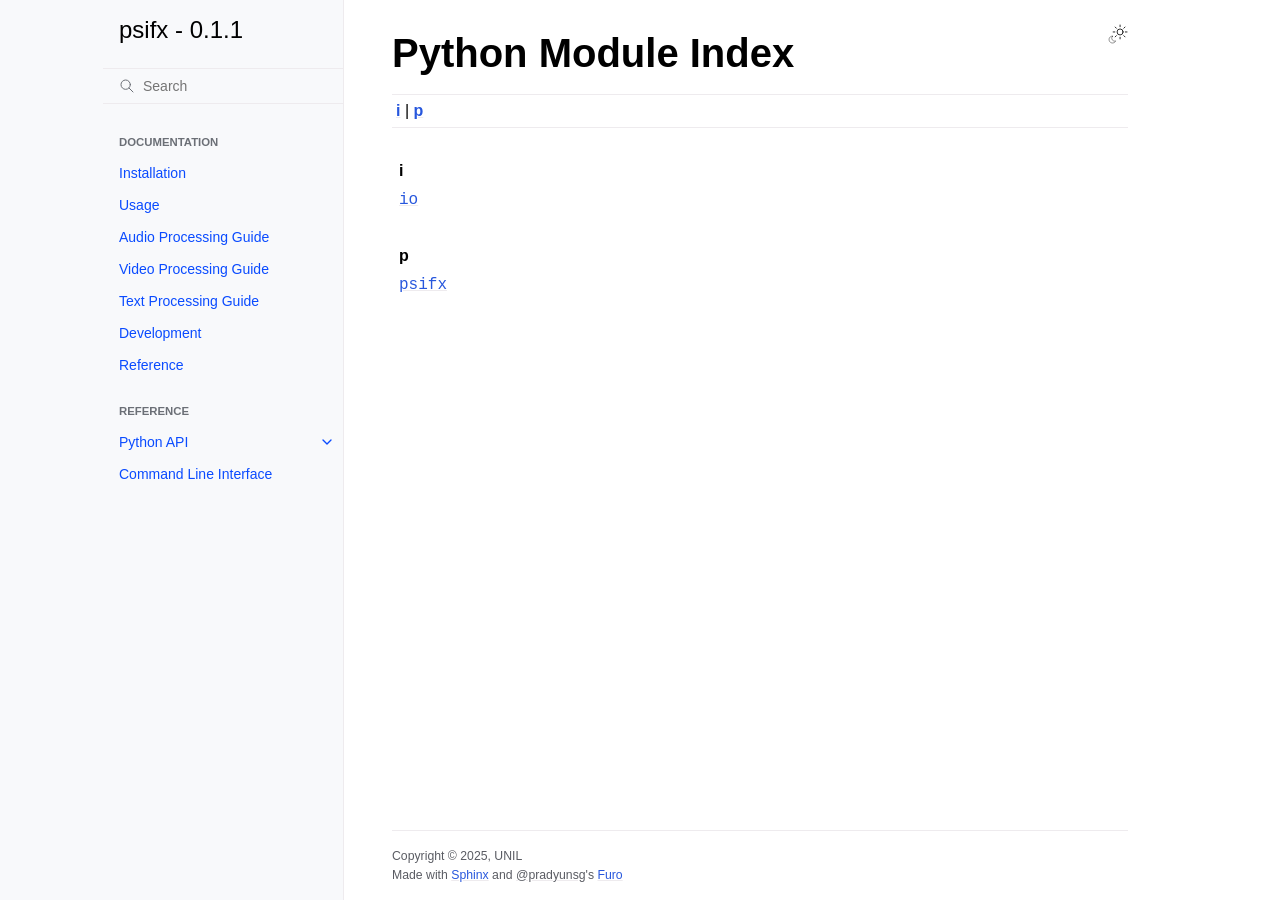
<file: _build/html/py-modindex.html>
<!doctype html>
<html class="no-js" lang="en" data-content_root="./">
  <head><meta charset="utf-8"/>
    <meta name="viewport" content="width=device-width,initial-scale=1"/>
    <meta name="color-scheme" content="light dark"><link rel="index" title="Index" href="genindex.html" /><link rel="search" title="Search" href="search.html" />

    <link rel="shortcut icon" href="https://emoji.aranja.com/static/emoji-data/img-apple-160/1f9d0.png"/><!-- Generated with Sphinx 8.2.3 and Furo 2024.08.06 --><title>Python Module Index - psifx - 0.1.1</title>
<link rel="stylesheet" type="text/css" href="_static/pygments.css?v=8f2a1f02" />
    <link rel="stylesheet" type="text/css" href="_static/styles/furo.css?v=354aac6f" />
    <link rel="stylesheet" type="text/css" href="_static/copybutton.css?v=76b2166b" />
    <link rel="stylesheet" type="text/css" href="_static/styles/furo-extensions.css?v=302659d7" />
    <link rel="stylesheet" type="text/css" href="_static/css/custom.css?v=8931a844" />
    
    


<style>
  body {
    --color-code-background: #f8f8f8;
  --color-code-foreground: black;
  
  }
  @media not print {
    body[data-theme="dark"] {
      --color-code-background: #0d1117;
  --color-code-foreground: #e6edf3;
  --color-background-primary: #1f2226;
  
    }
    @media (prefers-color-scheme: dark) {
      body:not([data-theme="light"]) {
        --color-code-background: #0d1117;
  --color-code-foreground: #e6edf3;
  --color-background-primary: #1f2226;
  
      }
    }
  }
</style></head>
  <body>
    
    <script>
      document.body.dataset.theme = localStorage.getItem("theme") || "auto";
    </script>
    

<svg xmlns="http://www.w3.org/2000/svg" style="display: none;">
  <symbol id="svg-toc" viewBox="0 0 24 24">
    <title>Contents</title>
    <svg stroke="currentColor" fill="currentColor" stroke-width="0" viewBox="0 0 1024 1024">
      <path d="M408 442h480c4.4 0 8-3.6 8-8v-56c0-4.4-3.6-8-8-8H408c-4.4 0-8 3.6-8 8v56c0 4.4 3.6 8 8 8zm-8 204c0 4.4 3.6 8 8 8h480c4.4 0 8-3.6 8-8v-56c0-4.4-3.6-8-8-8H408c-4.4 0-8 3.6-8 8v56zm504-486H120c-4.4 0-8 3.6-8 8v56c0 4.4 3.6 8 8 8h784c4.4 0 8-3.6 8-8v-56c0-4.4-3.6-8-8-8zm0 632H120c-4.4 0-8 3.6-8 8v56c0 4.4 3.6 8 8 8h784c4.4 0 8-3.6 8-8v-56c0-4.4-3.6-8-8-8zM115.4 518.9L271.7 642c5.8 4.6 14.4.5 14.4-6.9V388.9c0-7.4-8.5-11.5-14.4-6.9L115.4 505.1a8.74 8.74 0 0 0 0 13.8z"/>
    </svg>
  </symbol>
  <symbol id="svg-menu" viewBox="0 0 24 24">
    <title>Menu</title>
    <svg xmlns="http://www.w3.org/2000/svg" viewBox="0 0 24 24" fill="none" stroke="currentColor"
      stroke-width="2" stroke-linecap="round" stroke-linejoin="round" class="feather-menu">
      <line x1="3" y1="12" x2="21" y2="12"></line>
      <line x1="3" y1="6" x2="21" y2="6"></line>
      <line x1="3" y1="18" x2="21" y2="18"></line>
    </svg>
  </symbol>
  <symbol id="svg-arrow-right" viewBox="0 0 24 24">
    <title>Expand</title>
    <svg xmlns="http://www.w3.org/2000/svg" viewBox="0 0 24 24" fill="none" stroke="currentColor"
      stroke-width="2" stroke-linecap="round" stroke-linejoin="round" class="feather-chevron-right">
      <polyline points="9 18 15 12 9 6"></polyline>
    </svg>
  </symbol>
  <symbol id="svg-sun" viewBox="0 0 24 24">
    <title>Light mode</title>
    <svg xmlns="http://www.w3.org/2000/svg" viewBox="0 0 24 24" fill="none" stroke="currentColor"
      stroke-width="1" stroke-linecap="round" stroke-linejoin="round" class="feather-sun">
      <circle cx="12" cy="12" r="5"></circle>
      <line x1="12" y1="1" x2="12" y2="3"></line>
      <line x1="12" y1="21" x2="12" y2="23"></line>
      <line x1="4.22" y1="4.22" x2="5.64" y2="5.64"></line>
      <line x1="18.36" y1="18.36" x2="19.78" y2="19.78"></line>
      <line x1="1" y1="12" x2="3" y2="12"></line>
      <line x1="21" y1="12" x2="23" y2="12"></line>
      <line x1="4.22" y1="19.78" x2="5.64" y2="18.36"></line>
      <line x1="18.36" y1="5.64" x2="19.78" y2="4.22"></line>
    </svg>
  </symbol>
  <symbol id="svg-moon" viewBox="0 0 24 24">
    <title>Dark mode</title>
    <svg xmlns="http://www.w3.org/2000/svg" viewBox="0 0 24 24" fill="none" stroke="currentColor"
      stroke-width="1" stroke-linecap="round" stroke-linejoin="round" class="icon-tabler-moon">
      <path stroke="none" d="M0 0h24v24H0z" fill="none" />
      <path d="M12 3c.132 0 .263 0 .393 0a7.5 7.5 0 0 0 7.92 12.446a9 9 0 1 1 -8.313 -12.454z" />
    </svg>
  </symbol>
  <symbol id="svg-sun-with-moon" viewBox="0 0 24 24">
    <title>Auto light/dark, in light mode</title>
    <svg xmlns="http://www.w3.org/2000/svg" viewBox="0 0 24 24" fill="none" stroke="currentColor"
      stroke-width="1" stroke-linecap="round" stroke-linejoin="round"
      class="icon-custom-derived-from-feather-sun-and-tabler-moon">
      <path style="opacity: 50%" d="M 5.411 14.504 C 5.471 14.504 5.532 14.504 5.591 14.504 C 3.639 16.319 4.383 19.569 6.931 20.352 C 7.693 20.586 8.512 20.551 9.25 20.252 C 8.023 23.207 4.056 23.725 2.11 21.184 C 0.166 18.642 1.702 14.949 4.874 14.536 C 5.051 14.512 5.231 14.5 5.411 14.5 L 5.411 14.504 Z"/>
      <line x1="14.5" y1="3.25" x2="14.5" y2="1.25"/>
      <line x1="14.5" y1="15.85" x2="14.5" y2="17.85"/>
      <line x1="10.044" y1="5.094" x2="8.63" y2="3.68"/>
      <line x1="19" y1="14.05" x2="20.414" y2="15.464"/>
      <line x1="8.2" y1="9.55" x2="6.2" y2="9.55"/>
      <line x1="20.8" y1="9.55" x2="22.8" y2="9.55"/>
      <line x1="10.044" y1="14.006" x2="8.63" y2="15.42"/>
      <line x1="19" y1="5.05" x2="20.414" y2="3.636"/>
      <circle cx="14.5" cy="9.55" r="3.6"/>
    </svg>
  </symbol>
  <symbol id="svg-moon-with-sun" viewBox="0 0 24 24">
    <title>Auto light/dark, in dark mode</title>
    <svg xmlns="http://www.w3.org/2000/svg" viewBox="0 0 24 24" fill="none" stroke="currentColor"
      stroke-width="1" stroke-linecap="round" stroke-linejoin="round"
      class="icon-custom-derived-from-feather-sun-and-tabler-moon">
      <path d="M 8.282 7.007 C 8.385 7.007 8.494 7.007 8.595 7.007 C 5.18 10.184 6.481 15.869 10.942 17.24 C 12.275 17.648 13.706 17.589 15 17.066 C 12.851 22.236 5.91 23.143 2.505 18.696 C -0.897 14.249 1.791 7.786 7.342 7.063 C 7.652 7.021 7.965 7 8.282 7 L 8.282 7.007 Z"/>
      <line style="opacity: 50%" x1="18" y1="3.705" x2="18" y2="2.5"/>
      <line style="opacity: 50%" x1="18" y1="11.295" x2="18" y2="12.5"/>
      <line style="opacity: 50%" x1="15.316" y1="4.816" x2="14.464" y2="3.964"/>
      <line style="opacity: 50%" x1="20.711" y1="10.212" x2="21.563" y2="11.063"/>
      <line style="opacity: 50%" x1="14.205" y1="7.5" x2="13.001" y2="7.5"/>
      <line style="opacity: 50%" x1="21.795" y1="7.5" x2="23" y2="7.5"/>
      <line style="opacity: 50%" x1="15.316" y1="10.184" x2="14.464" y2="11.036"/>
      <line style="opacity: 50%" x1="20.711" y1="4.789" x2="21.563" y2="3.937"/>
      <circle style="opacity: 50%" cx="18" cy="7.5" r="2.169"/>
    </svg>
  </symbol>
  <symbol id="svg-pencil" viewBox="0 0 24 24">
    <svg xmlns="http://www.w3.org/2000/svg" viewBox="0 0 24 24" fill="none" stroke="currentColor"
      stroke-width="1" stroke-linecap="round" stroke-linejoin="round" class="icon-tabler-pencil-code">
      <path d="M4 20h4l10.5 -10.5a2.828 2.828 0 1 0 -4 -4l-10.5 10.5v4" />
      <path d="M13.5 6.5l4 4" />
      <path d="M20 21l2 -2l-2 -2" />
      <path d="M17 17l-2 2l2 2" />
    </svg>
  </symbol>
  <symbol id="svg-eye" viewBox="0 0 24 24">
    <svg xmlns="http://www.w3.org/2000/svg" viewBox="0 0 24 24" fill="none" stroke="currentColor"
      stroke-width="1" stroke-linecap="round" stroke-linejoin="round" class="icon-tabler-eye-code">
      <path stroke="none" d="M0 0h24v24H0z" fill="none" />
      <path d="M10 12a2 2 0 1 0 4 0a2 2 0 0 0 -4 0" />
      <path
        d="M11.11 17.958c-3.209 -.307 -5.91 -2.293 -8.11 -5.958c2.4 -4 5.4 -6 9 -6c3.6 0 6.6 2 9 6c-.21 .352 -.427 .688 -.647 1.008" />
      <path d="M20 21l2 -2l-2 -2" />
      <path d="M17 17l-2 2l2 2" />
    </svg>
  </symbol>
</svg>

<input type="checkbox" class="sidebar-toggle" name="__navigation" id="__navigation">
<input type="checkbox" class="sidebar-toggle" name="__toc" id="__toc">
<label class="overlay sidebar-overlay" for="__navigation">
  <div class="visually-hidden">Hide navigation sidebar</div>
</label>
<label class="overlay toc-overlay" for="__toc">
  <div class="visually-hidden">Hide table of contents sidebar</div>
</label>

<a class="skip-to-content muted-link" href="#furo-main-content">Skip to content</a>



<div class="page">
  <header class="mobile-header">
    <div class="header-left">
      <label class="nav-overlay-icon" for="__navigation">
        <div class="visually-hidden">Toggle site navigation sidebar</div>
        <i class="icon"><svg><use href="#svg-menu"></use></svg></i>
      </label>
    </div>
    <div class="header-center">
      <a href="index.html"><div class="brand">psifx - 0.1.1</div></a>
    </div>
    <div class="header-right">
      <div class="theme-toggle-container theme-toggle-header">
        <button class="theme-toggle">
          <div class="visually-hidden">Toggle Light / Dark / Auto color theme</div>
          <svg class="theme-icon-when-auto-light"><use href="#svg-sun-with-moon"></use></svg>
          <svg class="theme-icon-when-auto-dark"><use href="#svg-moon-with-sun"></use></svg>
          <svg class="theme-icon-when-dark"><use href="#svg-moon"></use></svg>
          <svg class="theme-icon-when-light"><use href="#svg-sun"></use></svg>
        </button>
      </div>
      <label class="toc-overlay-icon toc-header-icon no-toc" for="__toc">
        <div class="visually-hidden">Toggle table of contents sidebar</div>
        <i class="icon"><svg><use href="#svg-toc"></use></svg></i>
      </label>
    </div>
  </header>
  <aside class="sidebar-drawer">
    <div class="sidebar-container">
      
      <div class="sidebar-sticky"><a class="sidebar-brand" href="index.html">
  
  
  <span class="sidebar-brand-text">psifx - 0.1.1</span>
  
</a><form class="sidebar-search-container" method="get" action="search.html" role="search">
  <input class="sidebar-search" placeholder="Search" name="q" aria-label="Search">
  <input type="hidden" name="check_keywords" value="yes">
  <input type="hidden" name="area" value="default">
</form>
<div id="searchbox"></div><div class="sidebar-scroll"><div class="sidebar-tree">
  <p class="caption" role="heading"><span class="caption-text">Documentation</span></p>
<ul>
<li class="toctree-l1"><a class="reference internal" href="pages/installation.html">Installation</a></li>
<li class="toctree-l1"><a class="reference internal" href="pages/usage.html">Usage</a></li>
<li class="toctree-l1"><a class="reference internal" href="pages/audio.html">Audio Processing Guide</a></li>
<li class="toctree-l1"><a class="reference internal" href="pages/video.html">Video Processing Guide</a></li>
<li class="toctree-l1"><a class="reference internal" href="pages/text.html">Text Processing Guide</a></li>
<li class="toctree-l1"><a class="reference internal" href="pages/development.html">Development</a></li>
<li class="toctree-l1"><a class="reference internal" href="pages/bibliography.html">Reference</a></li>
</ul>
<p class="caption" role="heading"><span class="caption-text">Reference</span></p>
<ul>
<li class="toctree-l1 has-children"><a class="reference internal" href="reference/api.html">Python API</a><input class="toctree-checkbox" id="toctree-checkbox-1" name="toctree-checkbox-1" role="switch" type="checkbox"/><label for="toctree-checkbox-1"><div class="visually-hidden">Toggle navigation of Python API</div><i class="icon"><svg><use href="#svg-arrow-right"></use></svg></i></label><ul>
<li class="toctree-l2 has-children"><a class="reference internal" href="reference/generated/psifx.html">psifx</a><input class="toctree-checkbox" id="toctree-checkbox-2" name="toctree-checkbox-2" role="switch" type="checkbox"/><label for="toctree-checkbox-2"><div class="visually-hidden">Toggle navigation of psifx</div><i class="icon"><svg><use href="#svg-arrow-right"></use></svg></i></label><ul>
<li class="toctree-l3"><a class="reference internal" href="reference/generated/io.html">io</a></li>
</ul>
</li>
</ul>
</li>
<li class="toctree-l1"><a class="reference internal" href="reference/cli.html">Command Line Interface</a></li>
</ul>

</div>
</div>

      </div>
      
    </div>
  </aside>
  <div class="main">
    <div class="content">
      <div class="article-container">
        <a href="#" class="back-to-top muted-link">
          <svg xmlns="http://www.w3.org/2000/svg" viewBox="0 0 24 24">
            <path d="M13 20h-2V8l-5.5 5.5-1.42-1.42L12 4.16l7.92 7.92-1.42 1.42L13 8v12z"></path>
          </svg>
          <span>Back to top</span>
        </a>
        <div class="content-icon-container">
          <div class="theme-toggle-container theme-toggle-content">
            <button class="theme-toggle">
              <div class="visually-hidden">Toggle Light / Dark / Auto color theme</div>
              <svg class="theme-icon-when-auto-light"><use href="#svg-sun-with-moon"></use></svg>
              <svg class="theme-icon-when-auto-dark"><use href="#svg-moon-with-sun"></use></svg>
              <svg class="theme-icon-when-dark"><use href="#svg-moon"></use></svg>
              <svg class="theme-icon-when-light"><use href="#svg-sun"></use></svg>
            </button>
          </div>
          <label class="toc-overlay-icon toc-content-icon no-toc" for="__toc">
            <div class="visually-hidden">Toggle table of contents sidebar</div>
            <i class="icon"><svg><use href="#svg-toc"></use></svg></i>
          </label>
        </div>
        <article role="main" id="furo-main-content">
          
<section class="domainindex-section">
  <h1>Python Module Index</h1>
  <div class="domainindex-jumpbox"><a href="#cap-i"><strong>i</strong></a> | <a href="#cap-p"><strong>p</strong></a></div>
</section>
<table class="domainindex-table">
  <tr class="pcap">
    <td></td><td>&#160;</td><td></td>
  </tr>
  <tr class="cap" id="cap-i">
    <td></td><td><strong>i</strong></td><td></td>
  </tr>
  <tr>
    <td></td>
    <td>
        <a href="reference/generated/io.html#module-io"><code class="xref">io</code></a></td><td>
    <em></em></td>
  </tr>
  <tr class="pcap">
    <td></td><td>&#160;</td><td></td>
  </tr>
  <tr class="cap" id="cap-p">
    <td></td><td><strong>p</strong></td><td></td>
  </tr>
  <tr>
    <td></td>
    <td>
        <a href="reference/generated/psifx.html#module-psifx"><code class="xref">psifx</code></a></td><td>
    <em></em></td>
  </tr>
</table>

        </article>
      </div>
      <footer>
        
        <div class="related-pages">
          
          
        </div>
        <div class="bottom-of-page">
          <div class="left-details">
            <div class="copyright">
                Copyright &#169; 2025, UNIL
            </div>
            Made with <a href="https://www.sphinx-doc.org/">Sphinx</a> and <a class="muted-link" href="https://pradyunsg.me">@pradyunsg</a>'s
            
            <a href="https://github.com/pradyunsg/furo">Furo</a>
            
          </div>
          <div class="right-details">
            
          </div>
        </div>
        
      </footer>
    </div>
    <aside class="toc-drawer no-toc">
      
      
      
    </aside>
  </div>
</div><script src="_static/documentation_options.js?v=a58bc63e"></script>
    <script src="_static/doctools.js?v=9bcbadda"></script>
    <script src="_static/sphinx_highlight.js?v=dc90522c"></script>
    <script src="_static/scripts/furo.js?v=5fa4622c"></script>
    <script src="_static/clipboard.min.js?v=a7894cd8"></script>
    <script src="_static/copybutton.js?v=f281be69"></script>
    
    <script>DOCUMENTATION_OPTIONS.COLLAPSE_INDEX = true</script></body>
</html>
</file>
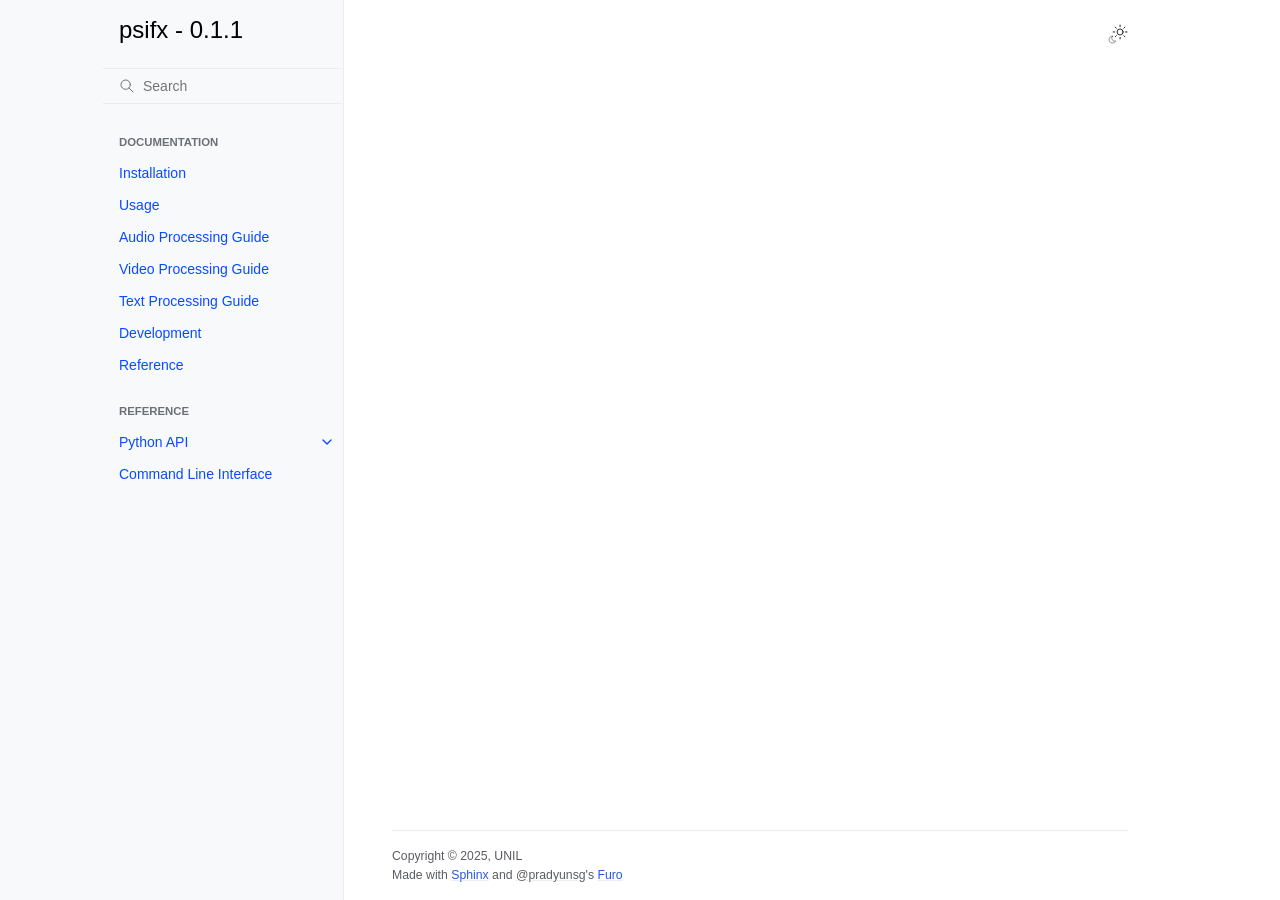
<file: _build/html/search.html>
<!doctype html>
<html class="no-js" lang="en" data-content_root="./">
  <head>
<meta charset="utf-8"/>
    <meta name="viewport" content="width=device-width,initial-scale=1"/>
    <meta name="color-scheme" content="light dark"><link rel="index" title="Index" href="genindex.html" /><link rel="search" title="Search" href="#" />

    <link rel="shortcut icon" href="https://emoji.aranja.com/static/emoji-data/img-apple-160/1f9d0.png"/><!-- Generated with Sphinx 8.2.3 and Furo 2024.08.06 -->
<meta name="robots" content="noindex" />
<title>Search - psifx - 0.1.1</title><link rel="stylesheet" type="text/css" href="_static/pygments.css?v=8f2a1f02" />
    <link rel="stylesheet" type="text/css" href="_static/styles/furo.css?v=354aac6f" />
    <link rel="stylesheet" type="text/css" href="_static/copybutton.css?v=76b2166b" />
    <link rel="stylesheet" type="text/css" href="_static/styles/furo-extensions.css?v=302659d7" />
    <link rel="stylesheet" type="text/css" href="_static/css/custom.css?v=8931a844" />
    
    


<style>
  body {
    --color-code-background: #f8f8f8;
  --color-code-foreground: black;
  
  }
  @media not print {
    body[data-theme="dark"] {
      --color-code-background: #0d1117;
  --color-code-foreground: #e6edf3;
  --color-background-primary: #1f2226;
  
    }
    @media (prefers-color-scheme: dark) {
      body:not([data-theme="light"]) {
        --color-code-background: #0d1117;
  --color-code-foreground: #e6edf3;
  --color-background-primary: #1f2226;
  
      }
    }
  }
</style></head>
  <body>
    
    <script>
      document.body.dataset.theme = localStorage.getItem("theme") || "auto";
    </script>
    

<svg xmlns="http://www.w3.org/2000/svg" style="display: none;">
  <symbol id="svg-toc" viewBox="0 0 24 24">
    <title>Contents</title>
    <svg stroke="currentColor" fill="currentColor" stroke-width="0" viewBox="0 0 1024 1024">
      <path d="M408 442h480c4.4 0 8-3.6 8-8v-56c0-4.4-3.6-8-8-8H408c-4.4 0-8 3.6-8 8v56c0 4.4 3.6 8 8 8zm-8 204c0 4.4 3.6 8 8 8h480c4.4 0 8-3.6 8-8v-56c0-4.4-3.6-8-8-8H408c-4.4 0-8 3.6-8 8v56zm504-486H120c-4.4 0-8 3.6-8 8v56c0 4.4 3.6 8 8 8h784c4.4 0 8-3.6 8-8v-56c0-4.4-3.6-8-8-8zm0 632H120c-4.4 0-8 3.6-8 8v56c0 4.4 3.6 8 8 8h784c4.4 0 8-3.6 8-8v-56c0-4.4-3.6-8-8-8zM115.4 518.9L271.7 642c5.8 4.6 14.4.5 14.4-6.9V388.9c0-7.4-8.5-11.5-14.4-6.9L115.4 505.1a8.74 8.74 0 0 0 0 13.8z"/>
    </svg>
  </symbol>
  <symbol id="svg-menu" viewBox="0 0 24 24">
    <title>Menu</title>
    <svg xmlns="http://www.w3.org/2000/svg" viewBox="0 0 24 24" fill="none" stroke="currentColor"
      stroke-width="2" stroke-linecap="round" stroke-linejoin="round" class="feather-menu">
      <line x1="3" y1="12" x2="21" y2="12"></line>
      <line x1="3" y1="6" x2="21" y2="6"></line>
      <line x1="3" y1="18" x2="21" y2="18"></line>
    </svg>
  </symbol>
  <symbol id="svg-arrow-right" viewBox="0 0 24 24">
    <title>Expand</title>
    <svg xmlns="http://www.w3.org/2000/svg" viewBox="0 0 24 24" fill="none" stroke="currentColor"
      stroke-width="2" stroke-linecap="round" stroke-linejoin="round" class="feather-chevron-right">
      <polyline points="9 18 15 12 9 6"></polyline>
    </svg>
  </symbol>
  <symbol id="svg-sun" viewBox="0 0 24 24">
    <title>Light mode</title>
    <svg xmlns="http://www.w3.org/2000/svg" viewBox="0 0 24 24" fill="none" stroke="currentColor"
      stroke-width="1" stroke-linecap="round" stroke-linejoin="round" class="feather-sun">
      <circle cx="12" cy="12" r="5"></circle>
      <line x1="12" y1="1" x2="12" y2="3"></line>
      <line x1="12" y1="21" x2="12" y2="23"></line>
      <line x1="4.22" y1="4.22" x2="5.64" y2="5.64"></line>
      <line x1="18.36" y1="18.36" x2="19.78" y2="19.78"></line>
      <line x1="1" y1="12" x2="3" y2="12"></line>
      <line x1="21" y1="12" x2="23" y2="12"></line>
      <line x1="4.22" y1="19.78" x2="5.64" y2="18.36"></line>
      <line x1="18.36" y1="5.64" x2="19.78" y2="4.22"></line>
    </svg>
  </symbol>
  <symbol id="svg-moon" viewBox="0 0 24 24">
    <title>Dark mode</title>
    <svg xmlns="http://www.w3.org/2000/svg" viewBox="0 0 24 24" fill="none" stroke="currentColor"
      stroke-width="1" stroke-linecap="round" stroke-linejoin="round" class="icon-tabler-moon">
      <path stroke="none" d="M0 0h24v24H0z" fill="none" />
      <path d="M12 3c.132 0 .263 0 .393 0a7.5 7.5 0 0 0 7.92 12.446a9 9 0 1 1 -8.313 -12.454z" />
    </svg>
  </symbol>
  <symbol id="svg-sun-with-moon" viewBox="0 0 24 24">
    <title>Auto light/dark, in light mode</title>
    <svg xmlns="http://www.w3.org/2000/svg" viewBox="0 0 24 24" fill="none" stroke="currentColor"
      stroke-width="1" stroke-linecap="round" stroke-linejoin="round"
      class="icon-custom-derived-from-feather-sun-and-tabler-moon">
      <path style="opacity: 50%" d="M 5.411 14.504 C 5.471 14.504 5.532 14.504 5.591 14.504 C 3.639 16.319 4.383 19.569 6.931 20.352 C 7.693 20.586 8.512 20.551 9.25 20.252 C 8.023 23.207 4.056 23.725 2.11 21.184 C 0.166 18.642 1.702 14.949 4.874 14.536 C 5.051 14.512 5.231 14.5 5.411 14.5 L 5.411 14.504 Z"/>
      <line x1="14.5" y1="3.25" x2="14.5" y2="1.25"/>
      <line x1="14.5" y1="15.85" x2="14.5" y2="17.85"/>
      <line x1="10.044" y1="5.094" x2="8.63" y2="3.68"/>
      <line x1="19" y1="14.05" x2="20.414" y2="15.464"/>
      <line x1="8.2" y1="9.55" x2="6.2" y2="9.55"/>
      <line x1="20.8" y1="9.55" x2="22.8" y2="9.55"/>
      <line x1="10.044" y1="14.006" x2="8.63" y2="15.42"/>
      <line x1="19" y1="5.05" x2="20.414" y2="3.636"/>
      <circle cx="14.5" cy="9.55" r="3.6"/>
    </svg>
  </symbol>
  <symbol id="svg-moon-with-sun" viewBox="0 0 24 24">
    <title>Auto light/dark, in dark mode</title>
    <svg xmlns="http://www.w3.org/2000/svg" viewBox="0 0 24 24" fill="none" stroke="currentColor"
      stroke-width="1" stroke-linecap="round" stroke-linejoin="round"
      class="icon-custom-derived-from-feather-sun-and-tabler-moon">
      <path d="M 8.282 7.007 C 8.385 7.007 8.494 7.007 8.595 7.007 C 5.18 10.184 6.481 15.869 10.942 17.24 C 12.275 17.648 13.706 17.589 15 17.066 C 12.851 22.236 5.91 23.143 2.505 18.696 C -0.897 14.249 1.791 7.786 7.342 7.063 C 7.652 7.021 7.965 7 8.282 7 L 8.282 7.007 Z"/>
      <line style="opacity: 50%" x1="18" y1="3.705" x2="18" y2="2.5"/>
      <line style="opacity: 50%" x1="18" y1="11.295" x2="18" y2="12.5"/>
      <line style="opacity: 50%" x1="15.316" y1="4.816" x2="14.464" y2="3.964"/>
      <line style="opacity: 50%" x1="20.711" y1="10.212" x2="21.563" y2="11.063"/>
      <line style="opacity: 50%" x1="14.205" y1="7.5" x2="13.001" y2="7.5"/>
      <line style="opacity: 50%" x1="21.795" y1="7.5" x2="23" y2="7.5"/>
      <line style="opacity: 50%" x1="15.316" y1="10.184" x2="14.464" y2="11.036"/>
      <line style="opacity: 50%" x1="20.711" y1="4.789" x2="21.563" y2="3.937"/>
      <circle style="opacity: 50%" cx="18" cy="7.5" r="2.169"/>
    </svg>
  </symbol>
  <symbol id="svg-pencil" viewBox="0 0 24 24">
    <svg xmlns="http://www.w3.org/2000/svg" viewBox="0 0 24 24" fill="none" stroke="currentColor"
      stroke-width="1" stroke-linecap="round" stroke-linejoin="round" class="icon-tabler-pencil-code">
      <path d="M4 20h4l10.5 -10.5a2.828 2.828 0 1 0 -4 -4l-10.5 10.5v4" />
      <path d="M13.5 6.5l4 4" />
      <path d="M20 21l2 -2l-2 -2" />
      <path d="M17 17l-2 2l2 2" />
    </svg>
  </symbol>
  <symbol id="svg-eye" viewBox="0 0 24 24">
    <svg xmlns="http://www.w3.org/2000/svg" viewBox="0 0 24 24" fill="none" stroke="currentColor"
      stroke-width="1" stroke-linecap="round" stroke-linejoin="round" class="icon-tabler-eye-code">
      <path stroke="none" d="M0 0h24v24H0z" fill="none" />
      <path d="M10 12a2 2 0 1 0 4 0a2 2 0 0 0 -4 0" />
      <path
        d="M11.11 17.958c-3.209 -.307 -5.91 -2.293 -8.11 -5.958c2.4 -4 5.4 -6 9 -6c3.6 0 6.6 2 9 6c-.21 .352 -.427 .688 -.647 1.008" />
      <path d="M20 21l2 -2l-2 -2" />
      <path d="M17 17l-2 2l2 2" />
    </svg>
  </symbol>
</svg>

<input type="checkbox" class="sidebar-toggle" name="__navigation" id="__navigation">
<input type="checkbox" class="sidebar-toggle" name="__toc" id="__toc">
<label class="overlay sidebar-overlay" for="__navigation">
  <div class="visually-hidden">Hide navigation sidebar</div>
</label>
<label class="overlay toc-overlay" for="__toc">
  <div class="visually-hidden">Hide table of contents sidebar</div>
</label>

<a class="skip-to-content muted-link" href="#furo-main-content">Skip to content</a>



<div class="page">
  <header class="mobile-header">
    <div class="header-left">
      <label class="nav-overlay-icon" for="__navigation">
        <div class="visually-hidden">Toggle site navigation sidebar</div>
        <i class="icon"><svg><use href="#svg-menu"></use></svg></i>
      </label>
    </div>
    <div class="header-center">
      <a href="index.html"><div class="brand">psifx - 0.1.1</div></a>
    </div>
    <div class="header-right">
      <div class="theme-toggle-container theme-toggle-header">
        <button class="theme-toggle">
          <div class="visually-hidden">Toggle Light / Dark / Auto color theme</div>
          <svg class="theme-icon-when-auto-light"><use href="#svg-sun-with-moon"></use></svg>
          <svg class="theme-icon-when-auto-dark"><use href="#svg-moon-with-sun"></use></svg>
          <svg class="theme-icon-when-dark"><use href="#svg-moon"></use></svg>
          <svg class="theme-icon-when-light"><use href="#svg-sun"></use></svg>
        </button>
      </div>
      <label class="toc-overlay-icon toc-header-icon no-toc" for="__toc">
        <div class="visually-hidden">Toggle table of contents sidebar</div>
        <i class="icon"><svg><use href="#svg-toc"></use></svg></i>
      </label>
    </div>
  </header>
  <aside class="sidebar-drawer">
    <div class="sidebar-container">
      
      <div class="sidebar-sticky"><a class="sidebar-brand" href="index.html">
  
  
  <span class="sidebar-brand-text">psifx - 0.1.1</span>
  
</a><form class="sidebar-search-container" method="get" action="#" role="search">
  <input class="sidebar-search" placeholder="Search" name="q" aria-label="Search">
  <input type="hidden" name="check_keywords" value="yes">
  <input type="hidden" name="area" value="default">
</form>
<div id="searchbox"></div><div class="sidebar-scroll"><div class="sidebar-tree">
  <p class="caption" role="heading"><span class="caption-text">Documentation</span></p>
<ul>
<li class="toctree-l1"><a class="reference internal" href="pages/installation.html">Installation</a></li>
<li class="toctree-l1"><a class="reference internal" href="pages/usage.html">Usage</a></li>
<li class="toctree-l1"><a class="reference internal" href="pages/audio.html">Audio Processing Guide</a></li>
<li class="toctree-l1"><a class="reference internal" href="pages/video.html">Video Processing Guide</a></li>
<li class="toctree-l1"><a class="reference internal" href="pages/text.html">Text Processing Guide</a></li>
<li class="toctree-l1"><a class="reference internal" href="pages/development.html">Development</a></li>
<li class="toctree-l1"><a class="reference internal" href="pages/bibliography.html">Reference</a></li>
</ul>
<p class="caption" role="heading"><span class="caption-text">Reference</span></p>
<ul>
<li class="toctree-l1 has-children"><a class="reference internal" href="reference/api.html">Python API</a><input class="toctree-checkbox" id="toctree-checkbox-1" name="toctree-checkbox-1" role="switch" type="checkbox"/><label for="toctree-checkbox-1"><div class="visually-hidden">Toggle navigation of Python API</div><i class="icon"><svg><use href="#svg-arrow-right"></use></svg></i></label><ul>
<li class="toctree-l2 has-children"><a class="reference internal" href="reference/generated/psifx.html">psifx</a><input class="toctree-checkbox" id="toctree-checkbox-2" name="toctree-checkbox-2" role="switch" type="checkbox"/><label for="toctree-checkbox-2"><div class="visually-hidden">Toggle navigation of psifx</div><i class="icon"><svg><use href="#svg-arrow-right"></use></svg></i></label><ul>
<li class="toctree-l3"><a class="reference internal" href="reference/generated/io.html">io</a></li>
</ul>
</li>
</ul>
</li>
<li class="toctree-l1"><a class="reference internal" href="reference/cli.html">Command Line Interface</a></li>
</ul>

</div>
</div>

      </div>
      
    </div>
  </aside>
  <div class="main">
    <div class="content">
      <div class="article-container">
        <a href="#" class="back-to-top muted-link">
          <svg xmlns="http://www.w3.org/2000/svg" viewBox="0 0 24 24">
            <path d="M13 20h-2V8l-5.5 5.5-1.42-1.42L12 4.16l7.92 7.92-1.42 1.42L13 8v12z"></path>
          </svg>
          <span>Back to top</span>
        </a>
        <div class="content-icon-container">
          <div class="theme-toggle-container theme-toggle-content">
            <button class="theme-toggle">
              <div class="visually-hidden">Toggle Light / Dark / Auto color theme</div>
              <svg class="theme-icon-when-auto-light"><use href="#svg-sun-with-moon"></use></svg>
              <svg class="theme-icon-when-auto-dark"><use href="#svg-moon-with-sun"></use></svg>
              <svg class="theme-icon-when-dark"><use href="#svg-moon"></use></svg>
              <svg class="theme-icon-when-light"><use href="#svg-sun"></use></svg>
            </button>
          </div>
          <label class="toc-overlay-icon toc-content-icon no-toc" for="__toc">
            <div class="visually-hidden">Toggle table of contents sidebar</div>
            <i class="icon"><svg><use href="#svg-toc"></use></svg></i>
          </label>
        </div>
        <article role="main" id="furo-main-content">
          
<noscript>
<div class="admonition error">
  <p class="admonition-title">Error</p>
  <p>
    Please activate JavaScript to enable the search functionality.
  </p>
</div>
</noscript>

<div id="search-results"></div>

        </article>
      </div>
      <footer>
        
        <div class="related-pages">
          
          
        </div>
        <div class="bottom-of-page">
          <div class="left-details">
            <div class="copyright">
                Copyright &#169; 2025, UNIL
            </div>
            Made with <a href="https://www.sphinx-doc.org/">Sphinx</a> and <a class="muted-link" href="https://pradyunsg.me">@pradyunsg</a>'s
            
            <a href="https://github.com/pradyunsg/furo">Furo</a>
            
          </div>
          <div class="right-details">
            
          </div>
        </div>
        
      </footer>
    </div>
    <aside class="toc-drawer no-toc">
      
      
      
    </aside>
  </div>
</div><script src="_static/documentation_options.js?v=a58bc63e"></script>
    <script src="_static/doctools.js?v=9bcbadda"></script>
    <script src="_static/sphinx_highlight.js?v=dc90522c"></script>
    <script src="_static/scripts/furo.js?v=5fa4622c"></script>
    <script src="_static/clipboard.min.js?v=a7894cd8"></script>
    <script src="_static/copybutton.js?v=f281be69"></script>
    
<script src="_static/searchtools.js"></script>
<script src="_static/language_data.js"></script>
<script src="searchindex.js"></script></body>
</html>
</file>
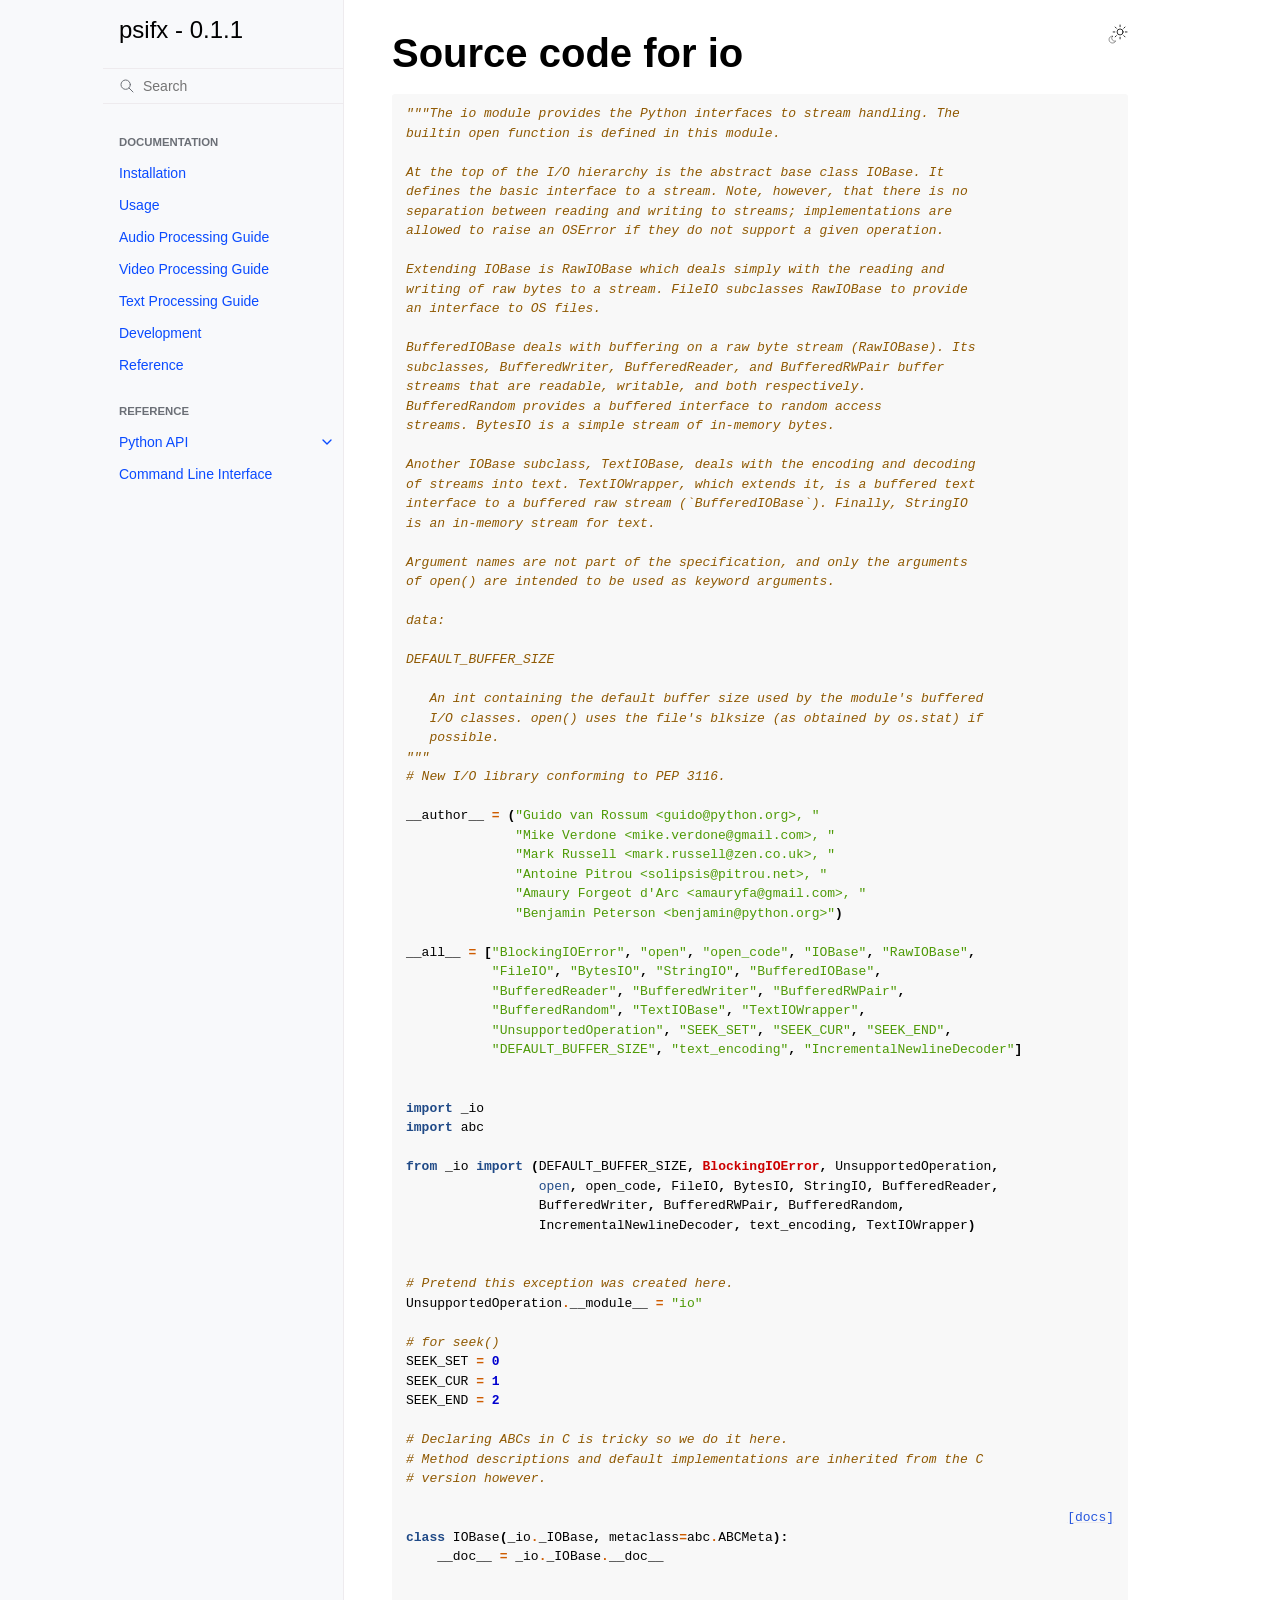
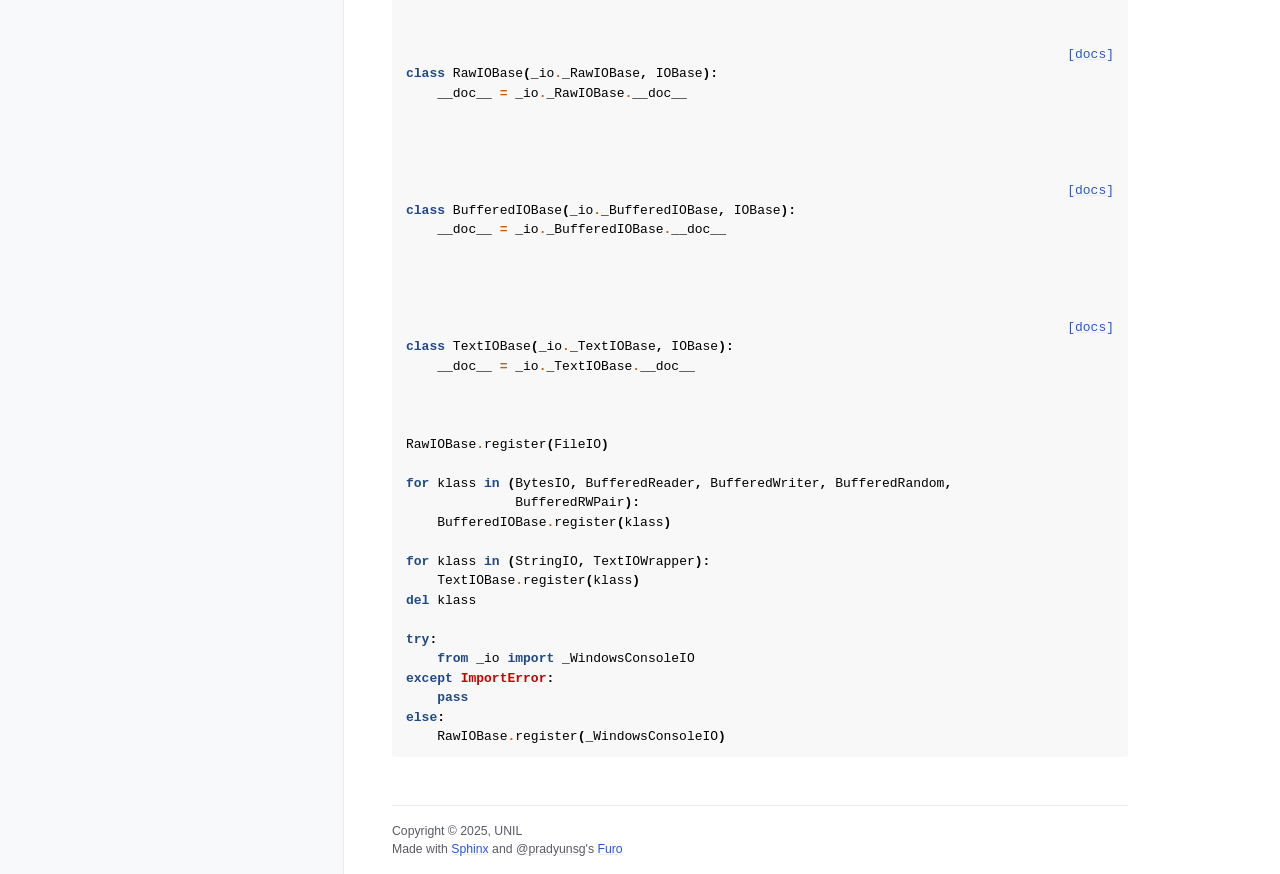
<file: _build/html/_modules/io.html>
<!doctype html>
<html class="no-js" lang="en" data-content_root="../">
  <head><meta charset="utf-8"/>
    <meta name="viewport" content="width=device-width,initial-scale=1"/>
    <meta name="color-scheme" content="light dark"><link rel="index" title="Index" href="../genindex.html" /><link rel="search" title="Search" href="../search.html" />

    <link rel="shortcut icon" href="https://emoji.aranja.com/static/emoji-data/img-apple-160/1f9d0.png"/><!-- Generated with Sphinx 8.2.3 and Furo 2024.08.06 -->
        <title>io - psifx - 0.1.1</title>
      <link rel="stylesheet" type="text/css" href="../_static/pygments.css?v=8f2a1f02" />
    <link rel="stylesheet" type="text/css" href="../_static/styles/furo.css?v=354aac6f" />
    <link rel="stylesheet" type="text/css" href="../_static/copybutton.css?v=76b2166b" />
    <link rel="stylesheet" type="text/css" href="../_static/styles/furo-extensions.css?v=302659d7" />
    <link rel="stylesheet" type="text/css" href="../_static/css/custom.css?v=8931a844" />
    
    


<style>
  body {
    --color-code-background: #f8f8f8;
  --color-code-foreground: black;
  
  }
  @media not print {
    body[data-theme="dark"] {
      --color-code-background: #0d1117;
  --color-code-foreground: #e6edf3;
  --color-background-primary: #1f2226;
  
    }
    @media (prefers-color-scheme: dark) {
      body:not([data-theme="light"]) {
        --color-code-background: #0d1117;
  --color-code-foreground: #e6edf3;
  --color-background-primary: #1f2226;
  
      }
    }
  }
</style></head>
  <body>
    
    <script>
      document.body.dataset.theme = localStorage.getItem("theme") || "auto";
    </script>
    

<svg xmlns="http://www.w3.org/2000/svg" style="display: none;">
  <symbol id="svg-toc" viewBox="0 0 24 24">
    <title>Contents</title>
    <svg stroke="currentColor" fill="currentColor" stroke-width="0" viewBox="0 0 1024 1024">
      <path d="M408 442h480c4.4 0 8-3.6 8-8v-56c0-4.4-3.6-8-8-8H408c-4.4 0-8 3.6-8 8v56c0 4.4 3.6 8 8 8zm-8 204c0 4.4 3.6 8 8 8h480c4.4 0 8-3.6 8-8v-56c0-4.4-3.6-8-8-8H408c-4.4 0-8 3.6-8 8v56zm504-486H120c-4.4 0-8 3.6-8 8v56c0 4.4 3.6 8 8 8h784c4.4 0 8-3.6 8-8v-56c0-4.4-3.6-8-8-8zm0 632H120c-4.4 0-8 3.6-8 8v56c0 4.4 3.6 8 8 8h784c4.4 0 8-3.6 8-8v-56c0-4.4-3.6-8-8-8zM115.4 518.9L271.7 642c5.8 4.6 14.4.5 14.4-6.9V388.9c0-7.4-8.5-11.5-14.4-6.9L115.4 505.1a8.74 8.74 0 0 0 0 13.8z"/>
    </svg>
  </symbol>
  <symbol id="svg-menu" viewBox="0 0 24 24">
    <title>Menu</title>
    <svg xmlns="http://www.w3.org/2000/svg" viewBox="0 0 24 24" fill="none" stroke="currentColor"
      stroke-width="2" stroke-linecap="round" stroke-linejoin="round" class="feather-menu">
      <line x1="3" y1="12" x2="21" y2="12"></line>
      <line x1="3" y1="6" x2="21" y2="6"></line>
      <line x1="3" y1="18" x2="21" y2="18"></line>
    </svg>
  </symbol>
  <symbol id="svg-arrow-right" viewBox="0 0 24 24">
    <title>Expand</title>
    <svg xmlns="http://www.w3.org/2000/svg" viewBox="0 0 24 24" fill="none" stroke="currentColor"
      stroke-width="2" stroke-linecap="round" stroke-linejoin="round" class="feather-chevron-right">
      <polyline points="9 18 15 12 9 6"></polyline>
    </svg>
  </symbol>
  <symbol id="svg-sun" viewBox="0 0 24 24">
    <title>Light mode</title>
    <svg xmlns="http://www.w3.org/2000/svg" viewBox="0 0 24 24" fill="none" stroke="currentColor"
      stroke-width="1" stroke-linecap="round" stroke-linejoin="round" class="feather-sun">
      <circle cx="12" cy="12" r="5"></circle>
      <line x1="12" y1="1" x2="12" y2="3"></line>
      <line x1="12" y1="21" x2="12" y2="23"></line>
      <line x1="4.22" y1="4.22" x2="5.64" y2="5.64"></line>
      <line x1="18.36" y1="18.36" x2="19.78" y2="19.78"></line>
      <line x1="1" y1="12" x2="3" y2="12"></line>
      <line x1="21" y1="12" x2="23" y2="12"></line>
      <line x1="4.22" y1="19.78" x2="5.64" y2="18.36"></line>
      <line x1="18.36" y1="5.64" x2="19.78" y2="4.22"></line>
    </svg>
  </symbol>
  <symbol id="svg-moon" viewBox="0 0 24 24">
    <title>Dark mode</title>
    <svg xmlns="http://www.w3.org/2000/svg" viewBox="0 0 24 24" fill="none" stroke="currentColor"
      stroke-width="1" stroke-linecap="round" stroke-linejoin="round" class="icon-tabler-moon">
      <path stroke="none" d="M0 0h24v24H0z" fill="none" />
      <path d="M12 3c.132 0 .263 0 .393 0a7.5 7.5 0 0 0 7.92 12.446a9 9 0 1 1 -8.313 -12.454z" />
    </svg>
  </symbol>
  <symbol id="svg-sun-with-moon" viewBox="0 0 24 24">
    <title>Auto light/dark, in light mode</title>
    <svg xmlns="http://www.w3.org/2000/svg" viewBox="0 0 24 24" fill="none" stroke="currentColor"
      stroke-width="1" stroke-linecap="round" stroke-linejoin="round"
      class="icon-custom-derived-from-feather-sun-and-tabler-moon">
      <path style="opacity: 50%" d="M 5.411 14.504 C 5.471 14.504 5.532 14.504 5.591 14.504 C 3.639 16.319 4.383 19.569 6.931 20.352 C 7.693 20.586 8.512 20.551 9.25 20.252 C 8.023 23.207 4.056 23.725 2.11 21.184 C 0.166 18.642 1.702 14.949 4.874 14.536 C 5.051 14.512 5.231 14.5 5.411 14.5 L 5.411 14.504 Z"/>
      <line x1="14.5" y1="3.25" x2="14.5" y2="1.25"/>
      <line x1="14.5" y1="15.85" x2="14.5" y2="17.85"/>
      <line x1="10.044" y1="5.094" x2="8.63" y2="3.68"/>
      <line x1="19" y1="14.05" x2="20.414" y2="15.464"/>
      <line x1="8.2" y1="9.55" x2="6.2" y2="9.55"/>
      <line x1="20.8" y1="9.55" x2="22.8" y2="9.55"/>
      <line x1="10.044" y1="14.006" x2="8.63" y2="15.42"/>
      <line x1="19" y1="5.05" x2="20.414" y2="3.636"/>
      <circle cx="14.5" cy="9.55" r="3.6"/>
    </svg>
  </symbol>
  <symbol id="svg-moon-with-sun" viewBox="0 0 24 24">
    <title>Auto light/dark, in dark mode</title>
    <svg xmlns="http://www.w3.org/2000/svg" viewBox="0 0 24 24" fill="none" stroke="currentColor"
      stroke-width="1" stroke-linecap="round" stroke-linejoin="round"
      class="icon-custom-derived-from-feather-sun-and-tabler-moon">
      <path d="M 8.282 7.007 C 8.385 7.007 8.494 7.007 8.595 7.007 C 5.18 10.184 6.481 15.869 10.942 17.24 C 12.275 17.648 13.706 17.589 15 17.066 C 12.851 22.236 5.91 23.143 2.505 18.696 C -0.897 14.249 1.791 7.786 7.342 7.063 C 7.652 7.021 7.965 7 8.282 7 L 8.282 7.007 Z"/>
      <line style="opacity: 50%" x1="18" y1="3.705" x2="18" y2="2.5"/>
      <line style="opacity: 50%" x1="18" y1="11.295" x2="18" y2="12.5"/>
      <line style="opacity: 50%" x1="15.316" y1="4.816" x2="14.464" y2="3.964"/>
      <line style="opacity: 50%" x1="20.711" y1="10.212" x2="21.563" y2="11.063"/>
      <line style="opacity: 50%" x1="14.205" y1="7.5" x2="13.001" y2="7.5"/>
      <line style="opacity: 50%" x1="21.795" y1="7.5" x2="23" y2="7.5"/>
      <line style="opacity: 50%" x1="15.316" y1="10.184" x2="14.464" y2="11.036"/>
      <line style="opacity: 50%" x1="20.711" y1="4.789" x2="21.563" y2="3.937"/>
      <circle style="opacity: 50%" cx="18" cy="7.5" r="2.169"/>
    </svg>
  </symbol>
  <symbol id="svg-pencil" viewBox="0 0 24 24">
    <svg xmlns="http://www.w3.org/2000/svg" viewBox="0 0 24 24" fill="none" stroke="currentColor"
      stroke-width="1" stroke-linecap="round" stroke-linejoin="round" class="icon-tabler-pencil-code">
      <path d="M4 20h4l10.5 -10.5a2.828 2.828 0 1 0 -4 -4l-10.5 10.5v4" />
      <path d="M13.5 6.5l4 4" />
      <path d="M20 21l2 -2l-2 -2" />
      <path d="M17 17l-2 2l2 2" />
    </svg>
  </symbol>
  <symbol id="svg-eye" viewBox="0 0 24 24">
    <svg xmlns="http://www.w3.org/2000/svg" viewBox="0 0 24 24" fill="none" stroke="currentColor"
      stroke-width="1" stroke-linecap="round" stroke-linejoin="round" class="icon-tabler-eye-code">
      <path stroke="none" d="M0 0h24v24H0z" fill="none" />
      <path d="M10 12a2 2 0 1 0 4 0a2 2 0 0 0 -4 0" />
      <path
        d="M11.11 17.958c-3.209 -.307 -5.91 -2.293 -8.11 -5.958c2.4 -4 5.4 -6 9 -6c3.6 0 6.6 2 9 6c-.21 .352 -.427 .688 -.647 1.008" />
      <path d="M20 21l2 -2l-2 -2" />
      <path d="M17 17l-2 2l2 2" />
    </svg>
  </symbol>
</svg>

<input type="checkbox" class="sidebar-toggle" name="__navigation" id="__navigation">
<input type="checkbox" class="sidebar-toggle" name="__toc" id="__toc">
<label class="overlay sidebar-overlay" for="__navigation">
  <div class="visually-hidden">Hide navigation sidebar</div>
</label>
<label class="overlay toc-overlay" for="__toc">
  <div class="visually-hidden">Hide table of contents sidebar</div>
</label>

<a class="skip-to-content muted-link" href="#furo-main-content">Skip to content</a>



<div class="page">
  <header class="mobile-header">
    <div class="header-left">
      <label class="nav-overlay-icon" for="__navigation">
        <div class="visually-hidden">Toggle site navigation sidebar</div>
        <i class="icon"><svg><use href="#svg-menu"></use></svg></i>
      </label>
    </div>
    <div class="header-center">
      <a href="../index.html"><div class="brand">psifx - 0.1.1</div></a>
    </div>
    <div class="header-right">
      <div class="theme-toggle-container theme-toggle-header">
        <button class="theme-toggle">
          <div class="visually-hidden">Toggle Light / Dark / Auto color theme</div>
          <svg class="theme-icon-when-auto-light"><use href="#svg-sun-with-moon"></use></svg>
          <svg class="theme-icon-when-auto-dark"><use href="#svg-moon-with-sun"></use></svg>
          <svg class="theme-icon-when-dark"><use href="#svg-moon"></use></svg>
          <svg class="theme-icon-when-light"><use href="#svg-sun"></use></svg>
        </button>
      </div>
      <label class="toc-overlay-icon toc-header-icon no-toc" for="__toc">
        <div class="visually-hidden">Toggle table of contents sidebar</div>
        <i class="icon"><svg><use href="#svg-toc"></use></svg></i>
      </label>
    </div>
  </header>
  <aside class="sidebar-drawer">
    <div class="sidebar-container">
      
      <div class="sidebar-sticky"><a class="sidebar-brand" href="../index.html">
  
  
  <span class="sidebar-brand-text">psifx - 0.1.1</span>
  
</a><form class="sidebar-search-container" method="get" action="../search.html" role="search">
  <input class="sidebar-search" placeholder="Search" name="q" aria-label="Search">
  <input type="hidden" name="check_keywords" value="yes">
  <input type="hidden" name="area" value="default">
</form>
<div id="searchbox"></div><div class="sidebar-scroll"><div class="sidebar-tree">
  <p class="caption" role="heading"><span class="caption-text">Documentation</span></p>
<ul>
<li class="toctree-l1"><a class="reference internal" href="../pages/installation.html">Installation</a></li>
<li class="toctree-l1"><a class="reference internal" href="../pages/usage.html">Usage</a></li>
<li class="toctree-l1"><a class="reference internal" href="../pages/audio.html">Audio Processing Guide</a></li>
<li class="toctree-l1"><a class="reference internal" href="../pages/video.html">Video Processing Guide</a></li>
<li class="toctree-l1"><a class="reference internal" href="../pages/text.html">Text Processing Guide</a></li>
<li class="toctree-l1"><a class="reference internal" href="../pages/development.html">Development</a></li>
<li class="toctree-l1"><a class="reference internal" href="../pages/bibliography.html">Reference</a></li>
</ul>
<p class="caption" role="heading"><span class="caption-text">Reference</span></p>
<ul>
<li class="toctree-l1 has-children"><a class="reference internal" href="../reference/api.html">Python API</a><input class="toctree-checkbox" id="toctree-checkbox-1" name="toctree-checkbox-1" role="switch" type="checkbox"/><label for="toctree-checkbox-1"><div class="visually-hidden">Toggle navigation of Python API</div><i class="icon"><svg><use href="#svg-arrow-right"></use></svg></i></label><ul>
<li class="toctree-l2 has-children"><a class="reference internal" href="../reference/generated/psifx.html">psifx</a><input class="toctree-checkbox" id="toctree-checkbox-2" name="toctree-checkbox-2" role="switch" type="checkbox"/><label for="toctree-checkbox-2"><div class="visually-hidden">Toggle navigation of psifx</div><i class="icon"><svg><use href="#svg-arrow-right"></use></svg></i></label><ul>
<li class="toctree-l3"><a class="reference internal" href="../reference/generated/io.html">io</a></li>
</ul>
</li>
</ul>
</li>
<li class="toctree-l1"><a class="reference internal" href="../reference/cli.html">Command Line Interface</a></li>
</ul>

</div>
</div>

      </div>
      
    </div>
  </aside>
  <div class="main">
    <div class="content">
      <div class="article-container">
        <a href="#" class="back-to-top muted-link">
          <svg xmlns="http://www.w3.org/2000/svg" viewBox="0 0 24 24">
            <path d="M13 20h-2V8l-5.5 5.5-1.42-1.42L12 4.16l7.92 7.92-1.42 1.42L13 8v12z"></path>
          </svg>
          <span>Back to top</span>
        </a>
        <div class="content-icon-container">
          <div class="theme-toggle-container theme-toggle-content">
            <button class="theme-toggle">
              <div class="visually-hidden">Toggle Light / Dark / Auto color theme</div>
              <svg class="theme-icon-when-auto-light"><use href="#svg-sun-with-moon"></use></svg>
              <svg class="theme-icon-when-auto-dark"><use href="#svg-moon-with-sun"></use></svg>
              <svg class="theme-icon-when-dark"><use href="#svg-moon"></use></svg>
              <svg class="theme-icon-when-light"><use href="#svg-sun"></use></svg>
            </button>
          </div>
          <label class="toc-overlay-icon toc-content-icon no-toc" for="__toc">
            <div class="visually-hidden">Toggle table of contents sidebar</div>
            <i class="icon"><svg><use href="#svg-toc"></use></svg></i>
          </label>
        </div>
        <article role="main" id="furo-main-content">
          <h1>Source code for io</h1><div class="highlight"><pre>
<span></span><span class="sd">&quot;&quot;&quot;The io module provides the Python interfaces to stream handling. The</span>
<span class="sd">builtin open function is defined in this module.</span>

<span class="sd">At the top of the I/O hierarchy is the abstract base class IOBase. It</span>
<span class="sd">defines the basic interface to a stream. Note, however, that there is no</span>
<span class="sd">separation between reading and writing to streams; implementations are</span>
<span class="sd">allowed to raise an OSError if they do not support a given operation.</span>

<span class="sd">Extending IOBase is RawIOBase which deals simply with the reading and</span>
<span class="sd">writing of raw bytes to a stream. FileIO subclasses RawIOBase to provide</span>
<span class="sd">an interface to OS files.</span>

<span class="sd">BufferedIOBase deals with buffering on a raw byte stream (RawIOBase). Its</span>
<span class="sd">subclasses, BufferedWriter, BufferedReader, and BufferedRWPair buffer</span>
<span class="sd">streams that are readable, writable, and both respectively.</span>
<span class="sd">BufferedRandom provides a buffered interface to random access</span>
<span class="sd">streams. BytesIO is a simple stream of in-memory bytes.</span>

<span class="sd">Another IOBase subclass, TextIOBase, deals with the encoding and decoding</span>
<span class="sd">of streams into text. TextIOWrapper, which extends it, is a buffered text</span>
<span class="sd">interface to a buffered raw stream (`BufferedIOBase`). Finally, StringIO</span>
<span class="sd">is an in-memory stream for text.</span>

<span class="sd">Argument names are not part of the specification, and only the arguments</span>
<span class="sd">of open() are intended to be used as keyword arguments.</span>

<span class="sd">data:</span>

<span class="sd">DEFAULT_BUFFER_SIZE</span>

<span class="sd">   An int containing the default buffer size used by the module&#39;s buffered</span>
<span class="sd">   I/O classes. open() uses the file&#39;s blksize (as obtained by os.stat) if</span>
<span class="sd">   possible.</span>
<span class="sd">&quot;&quot;&quot;</span>
<span class="c1"># New I/O library conforming to PEP 3116.</span>

<span class="n">__author__</span> <span class="o">=</span> <span class="p">(</span><span class="s2">&quot;Guido van Rossum &lt;guido@python.org&gt;, &quot;</span>
              <span class="s2">&quot;Mike Verdone &lt;mike.verdone@gmail.com&gt;, &quot;</span>
              <span class="s2">&quot;Mark Russell &lt;mark.russell@zen.co.uk&gt;, &quot;</span>
              <span class="s2">&quot;Antoine Pitrou &lt;solipsis@pitrou.net&gt;, &quot;</span>
              <span class="s2">&quot;Amaury Forgeot d&#39;Arc &lt;amauryfa@gmail.com&gt;, &quot;</span>
              <span class="s2">&quot;Benjamin Peterson &lt;benjamin@python.org&gt;&quot;</span><span class="p">)</span>

<span class="n">__all__</span> <span class="o">=</span> <span class="p">[</span><span class="s2">&quot;BlockingIOError&quot;</span><span class="p">,</span> <span class="s2">&quot;open&quot;</span><span class="p">,</span> <span class="s2">&quot;open_code&quot;</span><span class="p">,</span> <span class="s2">&quot;IOBase&quot;</span><span class="p">,</span> <span class="s2">&quot;RawIOBase&quot;</span><span class="p">,</span>
           <span class="s2">&quot;FileIO&quot;</span><span class="p">,</span> <span class="s2">&quot;BytesIO&quot;</span><span class="p">,</span> <span class="s2">&quot;StringIO&quot;</span><span class="p">,</span> <span class="s2">&quot;BufferedIOBase&quot;</span><span class="p">,</span>
           <span class="s2">&quot;BufferedReader&quot;</span><span class="p">,</span> <span class="s2">&quot;BufferedWriter&quot;</span><span class="p">,</span> <span class="s2">&quot;BufferedRWPair&quot;</span><span class="p">,</span>
           <span class="s2">&quot;BufferedRandom&quot;</span><span class="p">,</span> <span class="s2">&quot;TextIOBase&quot;</span><span class="p">,</span> <span class="s2">&quot;TextIOWrapper&quot;</span><span class="p">,</span>
           <span class="s2">&quot;UnsupportedOperation&quot;</span><span class="p">,</span> <span class="s2">&quot;SEEK_SET&quot;</span><span class="p">,</span> <span class="s2">&quot;SEEK_CUR&quot;</span><span class="p">,</span> <span class="s2">&quot;SEEK_END&quot;</span><span class="p">,</span>
           <span class="s2">&quot;DEFAULT_BUFFER_SIZE&quot;</span><span class="p">,</span> <span class="s2">&quot;text_encoding&quot;</span><span class="p">,</span> <span class="s2">&quot;IncrementalNewlineDecoder&quot;</span><span class="p">]</span>


<span class="kn">import</span><span class="w"> </span><span class="nn">_io</span>
<span class="kn">import</span><span class="w"> </span><span class="nn">abc</span>

<span class="kn">from</span><span class="w"> </span><span class="nn">_io</span><span class="w"> </span><span class="kn">import</span> <span class="p">(</span><span class="n">DEFAULT_BUFFER_SIZE</span><span class="p">,</span> <span class="ne">BlockingIOError</span><span class="p">,</span> <span class="n">UnsupportedOperation</span><span class="p">,</span>
                 <span class="nb">open</span><span class="p">,</span> <span class="n">open_code</span><span class="p">,</span> <span class="n">FileIO</span><span class="p">,</span> <span class="n">BytesIO</span><span class="p">,</span> <span class="n">StringIO</span><span class="p">,</span> <span class="n">BufferedReader</span><span class="p">,</span>
                 <span class="n">BufferedWriter</span><span class="p">,</span> <span class="n">BufferedRWPair</span><span class="p">,</span> <span class="n">BufferedRandom</span><span class="p">,</span>
                 <span class="n">IncrementalNewlineDecoder</span><span class="p">,</span> <span class="n">text_encoding</span><span class="p">,</span> <span class="n">TextIOWrapper</span><span class="p">)</span>


<span class="c1"># Pretend this exception was created here.</span>
<span class="n">UnsupportedOperation</span><span class="o">.</span><span class="vm">__module__</span> <span class="o">=</span> <span class="s2">&quot;io&quot;</span>

<span class="c1"># for seek()</span>
<span class="n">SEEK_SET</span> <span class="o">=</span> <span class="mi">0</span>
<span class="n">SEEK_CUR</span> <span class="o">=</span> <span class="mi">1</span>
<span class="n">SEEK_END</span> <span class="o">=</span> <span class="mi">2</span>

<span class="c1"># Declaring ABCs in C is tricky so we do it here.</span>
<span class="c1"># Method descriptions and default implementations are inherited from the C</span>
<span class="c1"># version however.</span>
<div class="viewcode-block" id="IOBase">
<a class="viewcode-back" href="../reference/generated/io.html#io.IOBase">[docs]</a>
<span class="k">class</span><span class="w"> </span><span class="nc">IOBase</span><span class="p">(</span><span class="n">_io</span><span class="o">.</span><span class="n">_IOBase</span><span class="p">,</span> <span class="n">metaclass</span><span class="o">=</span><span class="n">abc</span><span class="o">.</span><span class="n">ABCMeta</span><span class="p">):</span>
    <span class="vm">__doc__</span> <span class="o">=</span> <span class="n">_io</span><span class="o">.</span><span class="n">_IOBase</span><span class="o">.</span><span class="vm">__doc__</span></div>


<div class="viewcode-block" id="RawIOBase">
<a class="viewcode-back" href="../reference/generated/io.html#io.RawIOBase">[docs]</a>
<span class="k">class</span><span class="w"> </span><span class="nc">RawIOBase</span><span class="p">(</span><span class="n">_io</span><span class="o">.</span><span class="n">_RawIOBase</span><span class="p">,</span> <span class="n">IOBase</span><span class="p">):</span>
    <span class="vm">__doc__</span> <span class="o">=</span> <span class="n">_io</span><span class="o">.</span><span class="n">_RawIOBase</span><span class="o">.</span><span class="vm">__doc__</span></div>


<div class="viewcode-block" id="BufferedIOBase">
<a class="viewcode-back" href="../reference/generated/io.html#io.BufferedIOBase">[docs]</a>
<span class="k">class</span><span class="w"> </span><span class="nc">BufferedIOBase</span><span class="p">(</span><span class="n">_io</span><span class="o">.</span><span class="n">_BufferedIOBase</span><span class="p">,</span> <span class="n">IOBase</span><span class="p">):</span>
    <span class="vm">__doc__</span> <span class="o">=</span> <span class="n">_io</span><span class="o">.</span><span class="n">_BufferedIOBase</span><span class="o">.</span><span class="vm">__doc__</span></div>


<div class="viewcode-block" id="TextIOBase">
<a class="viewcode-back" href="../reference/generated/io.html#io.TextIOBase">[docs]</a>
<span class="k">class</span><span class="w"> </span><span class="nc">TextIOBase</span><span class="p">(</span><span class="n">_io</span><span class="o">.</span><span class="n">_TextIOBase</span><span class="p">,</span> <span class="n">IOBase</span><span class="p">):</span>
    <span class="vm">__doc__</span> <span class="o">=</span> <span class="n">_io</span><span class="o">.</span><span class="n">_TextIOBase</span><span class="o">.</span><span class="vm">__doc__</span></div>


<span class="n">RawIOBase</span><span class="o">.</span><span class="n">register</span><span class="p">(</span><span class="n">FileIO</span><span class="p">)</span>

<span class="k">for</span> <span class="n">klass</span> <span class="ow">in</span> <span class="p">(</span><span class="n">BytesIO</span><span class="p">,</span> <span class="n">BufferedReader</span><span class="p">,</span> <span class="n">BufferedWriter</span><span class="p">,</span> <span class="n">BufferedRandom</span><span class="p">,</span>
              <span class="n">BufferedRWPair</span><span class="p">):</span>
    <span class="n">BufferedIOBase</span><span class="o">.</span><span class="n">register</span><span class="p">(</span><span class="n">klass</span><span class="p">)</span>

<span class="k">for</span> <span class="n">klass</span> <span class="ow">in</span> <span class="p">(</span><span class="n">StringIO</span><span class="p">,</span> <span class="n">TextIOWrapper</span><span class="p">):</span>
    <span class="n">TextIOBase</span><span class="o">.</span><span class="n">register</span><span class="p">(</span><span class="n">klass</span><span class="p">)</span>
<span class="k">del</span> <span class="n">klass</span>

<span class="k">try</span><span class="p">:</span>
    <span class="kn">from</span><span class="w"> </span><span class="nn">_io</span><span class="w"> </span><span class="kn">import</span> <span class="n">_WindowsConsoleIO</span>
<span class="k">except</span> <span class="ne">ImportError</span><span class="p">:</span>
    <span class="k">pass</span>
<span class="k">else</span><span class="p">:</span>
    <span class="n">RawIOBase</span><span class="o">.</span><span class="n">register</span><span class="p">(</span><span class="n">_WindowsConsoleIO</span><span class="p">)</span>
</pre></div>
        </article>
      </div>
      <footer>
        
        <div class="related-pages">
          
          
        </div>
        <div class="bottom-of-page">
          <div class="left-details">
            <div class="copyright">
                Copyright &#169; 2025, UNIL
            </div>
            Made with <a href="https://www.sphinx-doc.org/">Sphinx</a> and <a class="muted-link" href="https://pradyunsg.me">@pradyunsg</a>'s
            
            <a href="https://github.com/pradyunsg/furo">Furo</a>
            
          </div>
          <div class="right-details">
            
          </div>
        </div>
        
      </footer>
    </div>
    <aside class="toc-drawer no-toc">
      
      
      
    </aside>
  </div>
</div><script src="../_static/documentation_options.js?v=a58bc63e"></script>
    <script src="../_static/doctools.js?v=9bcbadda"></script>
    <script src="../_static/sphinx_highlight.js?v=dc90522c"></script>
    <script src="../_static/scripts/furo.js?v=5fa4622c"></script>
    <script src="../_static/clipboard.min.js?v=a7894cd8"></script>
    <script src="../_static/copybutton.js?v=f281be69"></script>
    </body>
</html>
</file>
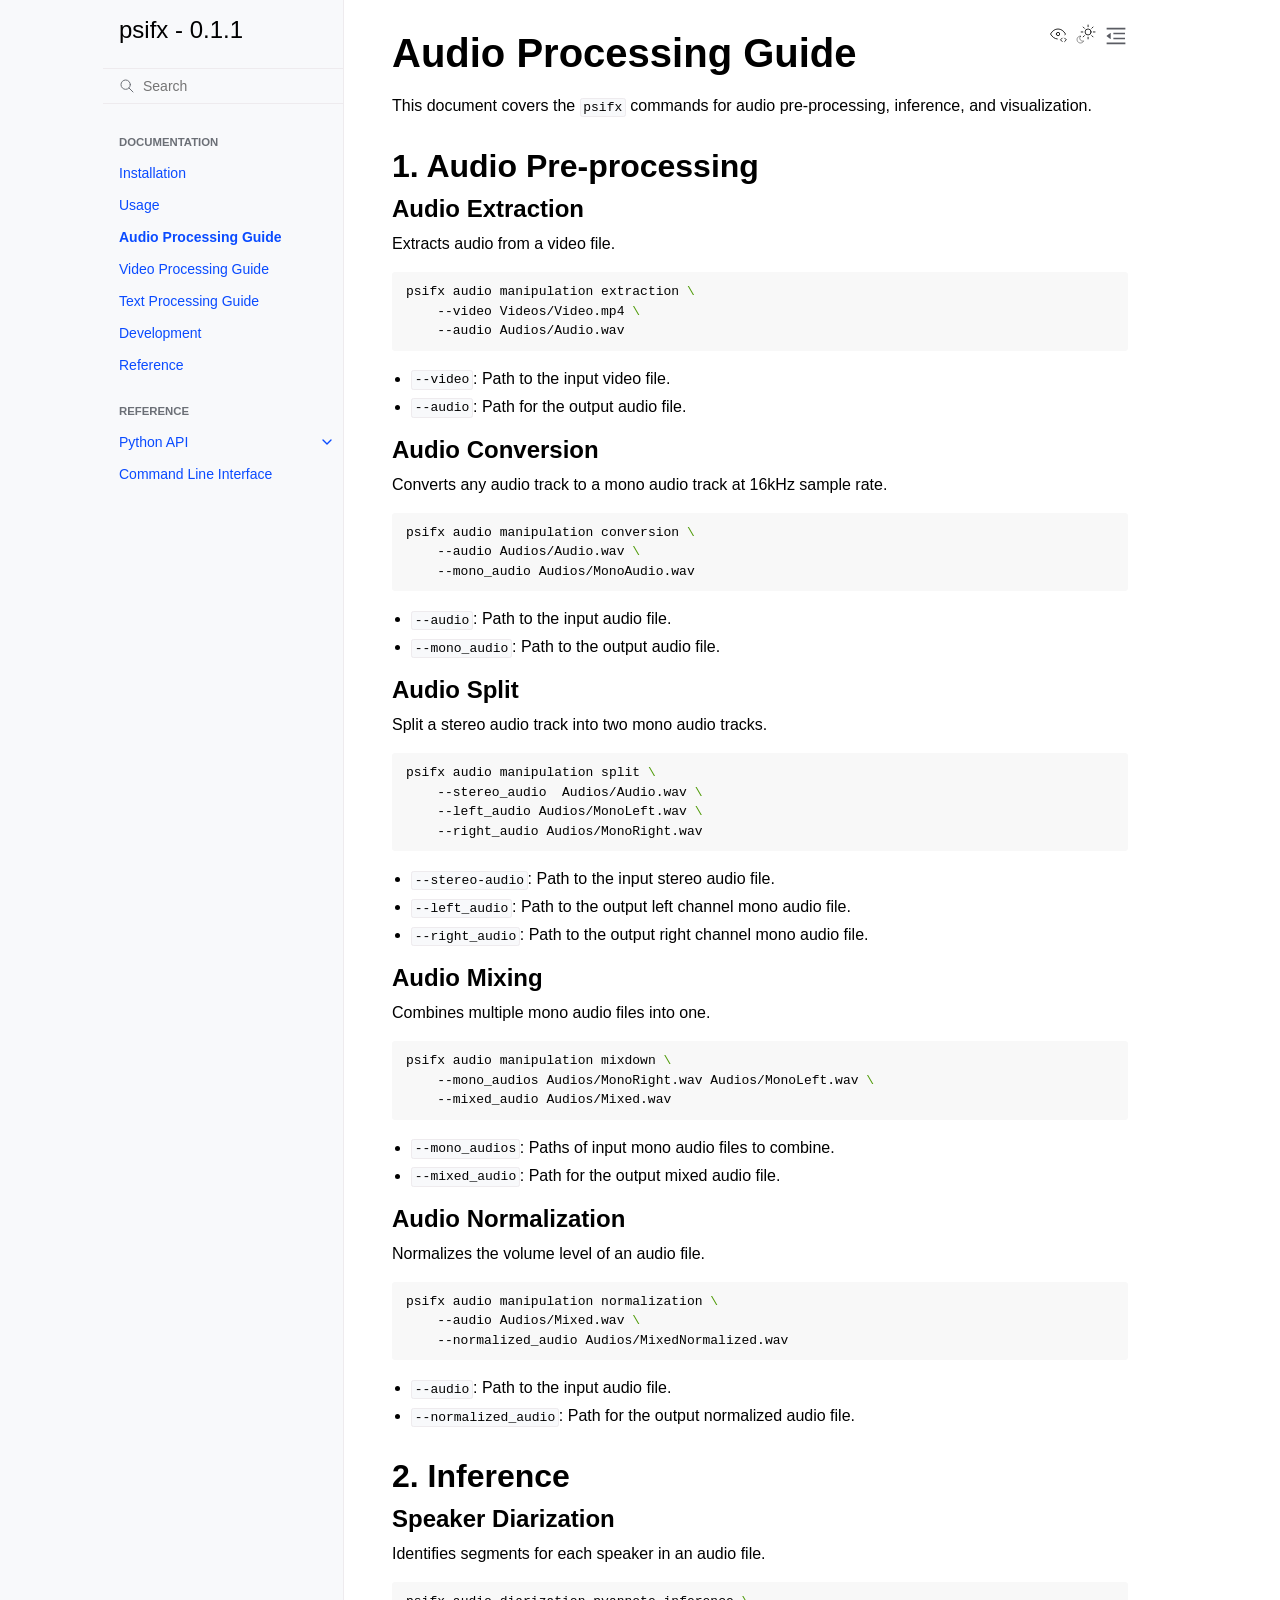
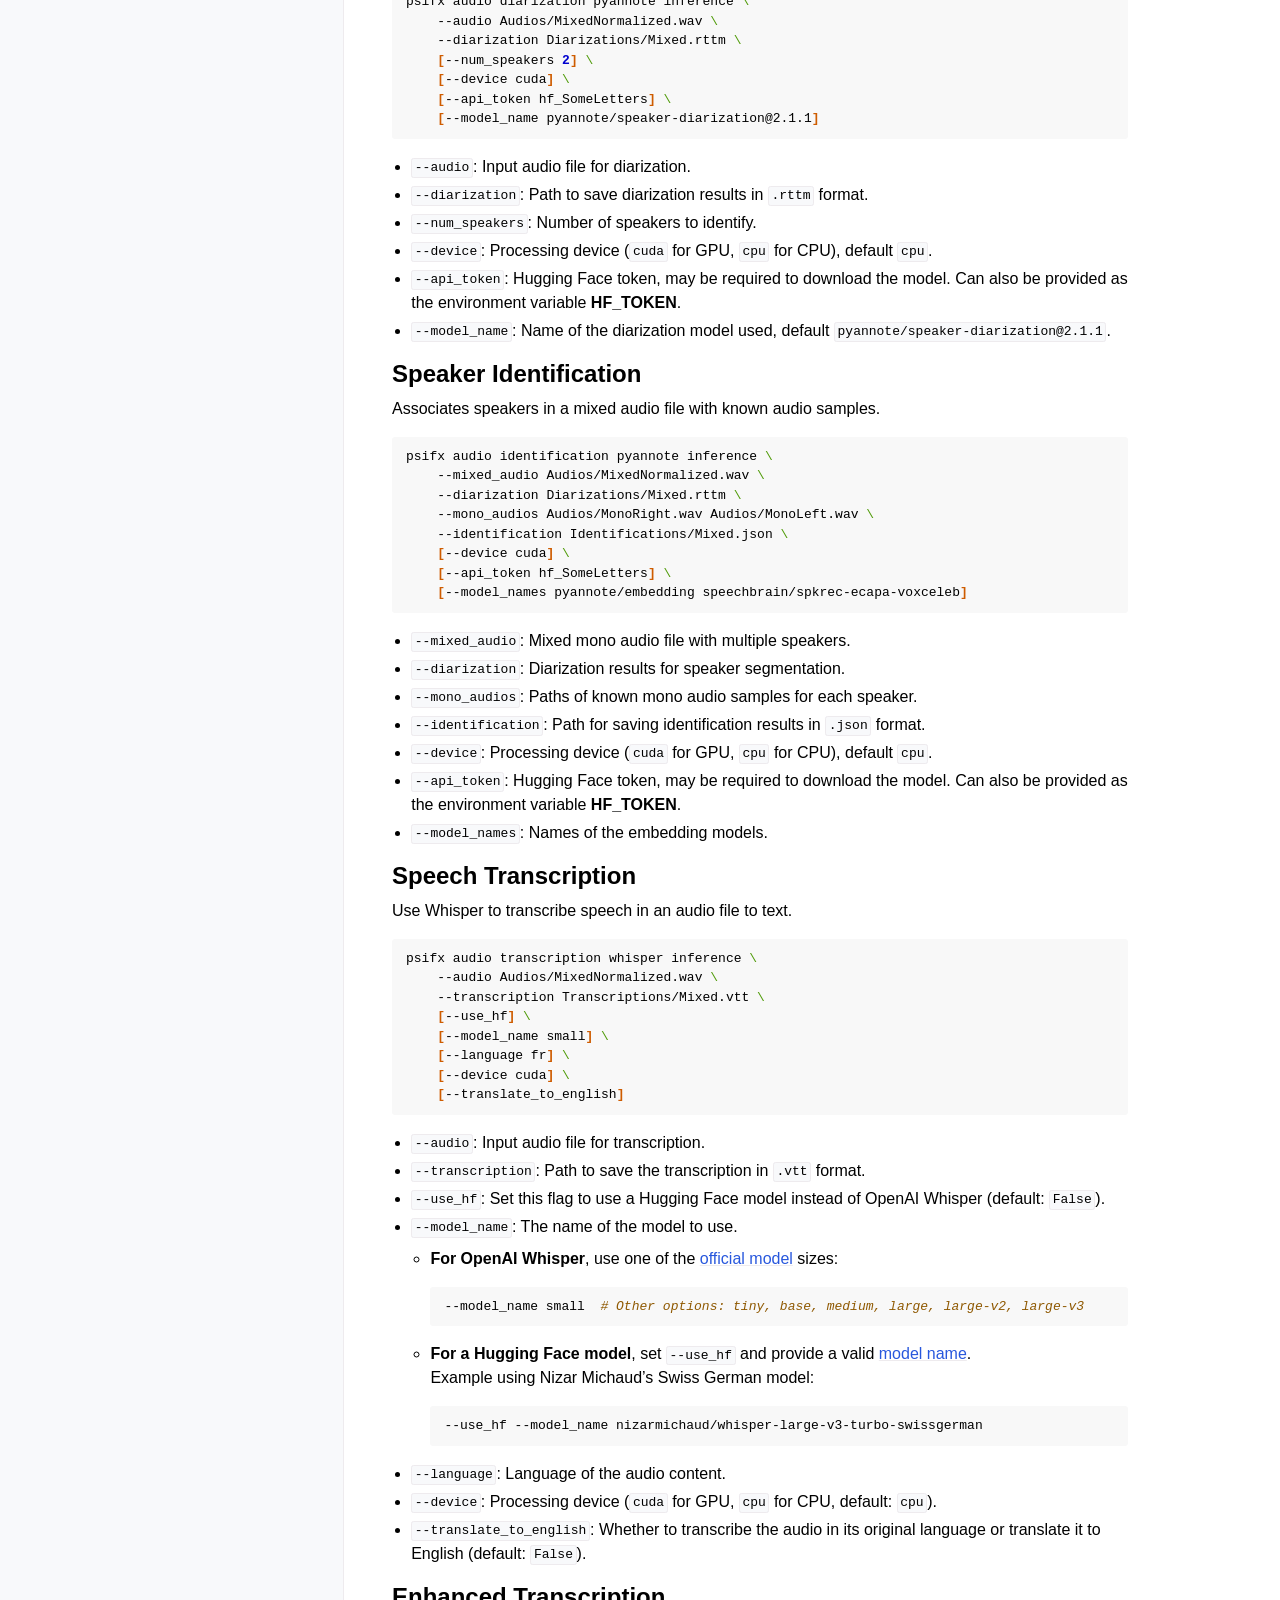
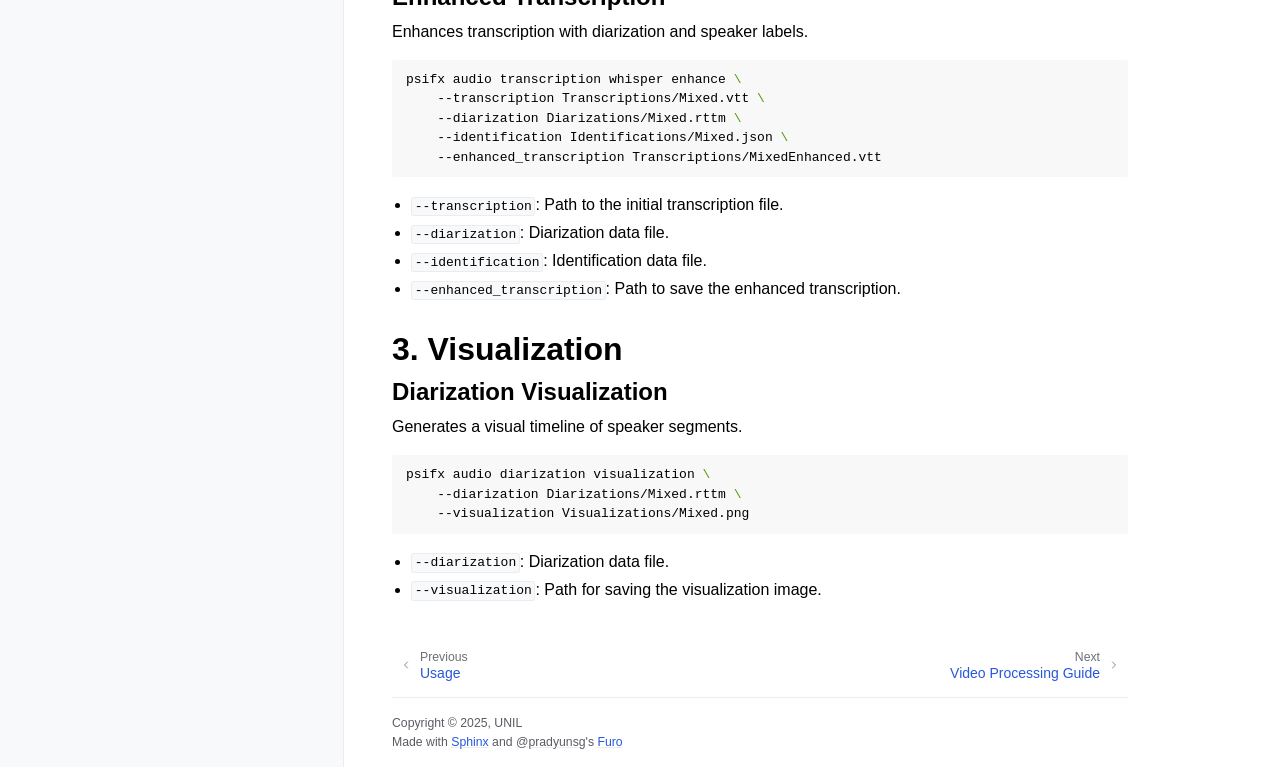
<file: _build/html/pages/audio.html>
<!doctype html>
<html class="no-js" lang="en" data-content_root="../">
  <head><meta charset="utf-8"/>
    <meta name="viewport" content="width=device-width,initial-scale=1"/>
    <meta name="color-scheme" content="light dark"><meta name="viewport" content="width=device-width, initial-scale=1" />
<link rel="index" title="Index" href="../genindex.html" /><link rel="search" title="Search" href="../search.html" /><link rel="next" title="Video Processing Guide" href="video.html" /><link rel="prev" title="Usage" href="usage.html" />

    <link rel="shortcut icon" href="https://emoji.aranja.com/static/emoji-data/img-apple-160/1f9d0.png"/><!-- Generated with Sphinx 8.2.3 and Furo 2024.08.06 -->
        <title>Audio Processing Guide - psifx - 0.1.1</title>
      <link rel="stylesheet" type="text/css" href="../_static/pygments.css?v=8f2a1f02" />
    <link rel="stylesheet" type="text/css" href="../_static/styles/furo.css?v=354aac6f" />
    <link rel="stylesheet" type="text/css" href="../_static/copybutton.css?v=76b2166b" />
    <link rel="stylesheet" type="text/css" href="../_static/styles/furo-extensions.css?v=302659d7" />
    <link rel="stylesheet" type="text/css" href="../_static/css/custom.css?v=8931a844" />
    
    


<style>
  body {
    --color-code-background: #f8f8f8;
  --color-code-foreground: black;
  
  }
  @media not print {
    body[data-theme="dark"] {
      --color-code-background: #0d1117;
  --color-code-foreground: #e6edf3;
  --color-background-primary: #1f2226;
  
    }
    @media (prefers-color-scheme: dark) {
      body:not([data-theme="light"]) {
        --color-code-background: #0d1117;
  --color-code-foreground: #e6edf3;
  --color-background-primary: #1f2226;
  
      }
    }
  }
</style></head>
  <body>
    
    <script>
      document.body.dataset.theme = localStorage.getItem("theme") || "auto";
    </script>
    

<svg xmlns="http://www.w3.org/2000/svg" style="display: none;">
  <symbol id="svg-toc" viewBox="0 0 24 24">
    <title>Contents</title>
    <svg stroke="currentColor" fill="currentColor" stroke-width="0" viewBox="0 0 1024 1024">
      <path d="M408 442h480c4.4 0 8-3.6 8-8v-56c0-4.4-3.6-8-8-8H408c-4.4 0-8 3.6-8 8v56c0 4.4 3.6 8 8 8zm-8 204c0 4.4 3.6 8 8 8h480c4.4 0 8-3.6 8-8v-56c0-4.4-3.6-8-8-8H408c-4.4 0-8 3.6-8 8v56zm504-486H120c-4.4 0-8 3.6-8 8v56c0 4.4 3.6 8 8 8h784c4.4 0 8-3.6 8-8v-56c0-4.4-3.6-8-8-8zm0 632H120c-4.4 0-8 3.6-8 8v56c0 4.4 3.6 8 8 8h784c4.4 0 8-3.6 8-8v-56c0-4.4-3.6-8-8-8zM115.4 518.9L271.7 642c5.8 4.6 14.4.5 14.4-6.9V388.9c0-7.4-8.5-11.5-14.4-6.9L115.4 505.1a8.74 8.74 0 0 0 0 13.8z"/>
    </svg>
  </symbol>
  <symbol id="svg-menu" viewBox="0 0 24 24">
    <title>Menu</title>
    <svg xmlns="http://www.w3.org/2000/svg" viewBox="0 0 24 24" fill="none" stroke="currentColor"
      stroke-width="2" stroke-linecap="round" stroke-linejoin="round" class="feather-menu">
      <line x1="3" y1="12" x2="21" y2="12"></line>
      <line x1="3" y1="6" x2="21" y2="6"></line>
      <line x1="3" y1="18" x2="21" y2="18"></line>
    </svg>
  </symbol>
  <symbol id="svg-arrow-right" viewBox="0 0 24 24">
    <title>Expand</title>
    <svg xmlns="http://www.w3.org/2000/svg" viewBox="0 0 24 24" fill="none" stroke="currentColor"
      stroke-width="2" stroke-linecap="round" stroke-linejoin="round" class="feather-chevron-right">
      <polyline points="9 18 15 12 9 6"></polyline>
    </svg>
  </symbol>
  <symbol id="svg-sun" viewBox="0 0 24 24">
    <title>Light mode</title>
    <svg xmlns="http://www.w3.org/2000/svg" viewBox="0 0 24 24" fill="none" stroke="currentColor"
      stroke-width="1" stroke-linecap="round" stroke-linejoin="round" class="feather-sun">
      <circle cx="12" cy="12" r="5"></circle>
      <line x1="12" y1="1" x2="12" y2="3"></line>
      <line x1="12" y1="21" x2="12" y2="23"></line>
      <line x1="4.22" y1="4.22" x2="5.64" y2="5.64"></line>
      <line x1="18.36" y1="18.36" x2="19.78" y2="19.78"></line>
      <line x1="1" y1="12" x2="3" y2="12"></line>
      <line x1="21" y1="12" x2="23" y2="12"></line>
      <line x1="4.22" y1="19.78" x2="5.64" y2="18.36"></line>
      <line x1="18.36" y1="5.64" x2="19.78" y2="4.22"></line>
    </svg>
  </symbol>
  <symbol id="svg-moon" viewBox="0 0 24 24">
    <title>Dark mode</title>
    <svg xmlns="http://www.w3.org/2000/svg" viewBox="0 0 24 24" fill="none" stroke="currentColor"
      stroke-width="1" stroke-linecap="round" stroke-linejoin="round" class="icon-tabler-moon">
      <path stroke="none" d="M0 0h24v24H0z" fill="none" />
      <path d="M12 3c.132 0 .263 0 .393 0a7.5 7.5 0 0 0 7.92 12.446a9 9 0 1 1 -8.313 -12.454z" />
    </svg>
  </symbol>
  <symbol id="svg-sun-with-moon" viewBox="0 0 24 24">
    <title>Auto light/dark, in light mode</title>
    <svg xmlns="http://www.w3.org/2000/svg" viewBox="0 0 24 24" fill="none" stroke="currentColor"
      stroke-width="1" stroke-linecap="round" stroke-linejoin="round"
      class="icon-custom-derived-from-feather-sun-and-tabler-moon">
      <path style="opacity: 50%" d="M 5.411 14.504 C 5.471 14.504 5.532 14.504 5.591 14.504 C 3.639 16.319 4.383 19.569 6.931 20.352 C 7.693 20.586 8.512 20.551 9.25 20.252 C 8.023 23.207 4.056 23.725 2.11 21.184 C 0.166 18.642 1.702 14.949 4.874 14.536 C 5.051 14.512 5.231 14.5 5.411 14.5 L 5.411 14.504 Z"/>
      <line x1="14.5" y1="3.25" x2="14.5" y2="1.25"/>
      <line x1="14.5" y1="15.85" x2="14.5" y2="17.85"/>
      <line x1="10.044" y1="5.094" x2="8.63" y2="3.68"/>
      <line x1="19" y1="14.05" x2="20.414" y2="15.464"/>
      <line x1="8.2" y1="9.55" x2="6.2" y2="9.55"/>
      <line x1="20.8" y1="9.55" x2="22.8" y2="9.55"/>
      <line x1="10.044" y1="14.006" x2="8.63" y2="15.42"/>
      <line x1="19" y1="5.05" x2="20.414" y2="3.636"/>
      <circle cx="14.5" cy="9.55" r="3.6"/>
    </svg>
  </symbol>
  <symbol id="svg-moon-with-sun" viewBox="0 0 24 24">
    <title>Auto light/dark, in dark mode</title>
    <svg xmlns="http://www.w3.org/2000/svg" viewBox="0 0 24 24" fill="none" stroke="currentColor"
      stroke-width="1" stroke-linecap="round" stroke-linejoin="round"
      class="icon-custom-derived-from-feather-sun-and-tabler-moon">
      <path d="M 8.282 7.007 C 8.385 7.007 8.494 7.007 8.595 7.007 C 5.18 10.184 6.481 15.869 10.942 17.24 C 12.275 17.648 13.706 17.589 15 17.066 C 12.851 22.236 5.91 23.143 2.505 18.696 C -0.897 14.249 1.791 7.786 7.342 7.063 C 7.652 7.021 7.965 7 8.282 7 L 8.282 7.007 Z"/>
      <line style="opacity: 50%" x1="18" y1="3.705" x2="18" y2="2.5"/>
      <line style="opacity: 50%" x1="18" y1="11.295" x2="18" y2="12.5"/>
      <line style="opacity: 50%" x1="15.316" y1="4.816" x2="14.464" y2="3.964"/>
      <line style="opacity: 50%" x1="20.711" y1="10.212" x2="21.563" y2="11.063"/>
      <line style="opacity: 50%" x1="14.205" y1="7.5" x2="13.001" y2="7.5"/>
      <line style="opacity: 50%" x1="21.795" y1="7.5" x2="23" y2="7.5"/>
      <line style="opacity: 50%" x1="15.316" y1="10.184" x2="14.464" y2="11.036"/>
      <line style="opacity: 50%" x1="20.711" y1="4.789" x2="21.563" y2="3.937"/>
      <circle style="opacity: 50%" cx="18" cy="7.5" r="2.169"/>
    </svg>
  </symbol>
  <symbol id="svg-pencil" viewBox="0 0 24 24">
    <svg xmlns="http://www.w3.org/2000/svg" viewBox="0 0 24 24" fill="none" stroke="currentColor"
      stroke-width="1" stroke-linecap="round" stroke-linejoin="round" class="icon-tabler-pencil-code">
      <path d="M4 20h4l10.5 -10.5a2.828 2.828 0 1 0 -4 -4l-10.5 10.5v4" />
      <path d="M13.5 6.5l4 4" />
      <path d="M20 21l2 -2l-2 -2" />
      <path d="M17 17l-2 2l2 2" />
    </svg>
  </symbol>
  <symbol id="svg-eye" viewBox="0 0 24 24">
    <svg xmlns="http://www.w3.org/2000/svg" viewBox="0 0 24 24" fill="none" stroke="currentColor"
      stroke-width="1" stroke-linecap="round" stroke-linejoin="round" class="icon-tabler-eye-code">
      <path stroke="none" d="M0 0h24v24H0z" fill="none" />
      <path d="M10 12a2 2 0 1 0 4 0a2 2 0 0 0 -4 0" />
      <path
        d="M11.11 17.958c-3.209 -.307 -5.91 -2.293 -8.11 -5.958c2.4 -4 5.4 -6 9 -6c3.6 0 6.6 2 9 6c-.21 .352 -.427 .688 -.647 1.008" />
      <path d="M20 21l2 -2l-2 -2" />
      <path d="M17 17l-2 2l2 2" />
    </svg>
  </symbol>
</svg>

<input type="checkbox" class="sidebar-toggle" name="__navigation" id="__navigation">
<input type="checkbox" class="sidebar-toggle" name="__toc" id="__toc">
<label class="overlay sidebar-overlay" for="__navigation">
  <div class="visually-hidden">Hide navigation sidebar</div>
</label>
<label class="overlay toc-overlay" for="__toc">
  <div class="visually-hidden">Hide table of contents sidebar</div>
</label>

<a class="skip-to-content muted-link" href="#furo-main-content">Skip to content</a>



<div class="page">
  <header class="mobile-header">
    <div class="header-left">
      <label class="nav-overlay-icon" for="__navigation">
        <div class="visually-hidden">Toggle site navigation sidebar</div>
        <i class="icon"><svg><use href="#svg-menu"></use></svg></i>
      </label>
    </div>
    <div class="header-center">
      <a href="../index.html"><div class="brand">psifx - 0.1.1</div></a>
    </div>
    <div class="header-right">
      <div class="theme-toggle-container theme-toggle-header">
        <button class="theme-toggle">
          <div class="visually-hidden">Toggle Light / Dark / Auto color theme</div>
          <svg class="theme-icon-when-auto-light"><use href="#svg-sun-with-moon"></use></svg>
          <svg class="theme-icon-when-auto-dark"><use href="#svg-moon-with-sun"></use></svg>
          <svg class="theme-icon-when-dark"><use href="#svg-moon"></use></svg>
          <svg class="theme-icon-when-light"><use href="#svg-sun"></use></svg>
        </button>
      </div>
      <label class="toc-overlay-icon toc-header-icon" for="__toc">
        <div class="visually-hidden">Toggle table of contents sidebar</div>
        <i class="icon"><svg><use href="#svg-toc"></use></svg></i>
      </label>
    </div>
  </header>
  <aside class="sidebar-drawer">
    <div class="sidebar-container">
      
      <div class="sidebar-sticky"><a class="sidebar-brand" href="../index.html">
  
  
  <span class="sidebar-brand-text">psifx - 0.1.1</span>
  
</a><form class="sidebar-search-container" method="get" action="../search.html" role="search">
  <input class="sidebar-search" placeholder="Search" name="q" aria-label="Search">
  <input type="hidden" name="check_keywords" value="yes">
  <input type="hidden" name="area" value="default">
</form>
<div id="searchbox"></div><div class="sidebar-scroll"><div class="sidebar-tree">
  <p class="caption" role="heading"><span class="caption-text">Documentation</span></p>
<ul class="current">
<li class="toctree-l1"><a class="reference internal" href="installation.html">Installation</a></li>
<li class="toctree-l1"><a class="reference internal" href="usage.html">Usage</a></li>
<li class="toctree-l1 current current-page"><a class="current reference internal" href="#">Audio Processing Guide</a></li>
<li class="toctree-l1"><a class="reference internal" href="video.html">Video Processing Guide</a></li>
<li class="toctree-l1"><a class="reference internal" href="text.html">Text Processing Guide</a></li>
<li class="toctree-l1"><a class="reference internal" href="development.html">Development</a></li>
<li class="toctree-l1"><a class="reference internal" href="bibliography.html">Reference</a></li>
</ul>
<p class="caption" role="heading"><span class="caption-text">Reference</span></p>
<ul>
<li class="toctree-l1 has-children"><a class="reference internal" href="../reference/api.html">Python API</a><input class="toctree-checkbox" id="toctree-checkbox-1" name="toctree-checkbox-1" role="switch" type="checkbox"/><label for="toctree-checkbox-1"><div class="visually-hidden">Toggle navigation of Python API</div><i class="icon"><svg><use href="#svg-arrow-right"></use></svg></i></label><ul>
<li class="toctree-l2 has-children"><a class="reference internal" href="../reference/generated/psifx.html">psifx</a><input class="toctree-checkbox" id="toctree-checkbox-2" name="toctree-checkbox-2" role="switch" type="checkbox"/><label for="toctree-checkbox-2"><div class="visually-hidden">Toggle navigation of psifx</div><i class="icon"><svg><use href="#svg-arrow-right"></use></svg></i></label><ul>
<li class="toctree-l3"><a class="reference internal" href="../reference/generated/io.html">io</a></li>
</ul>
</li>
</ul>
</li>
<li class="toctree-l1"><a class="reference internal" href="../reference/cli.html">Command Line Interface</a></li>
</ul>

</div>
</div>

      </div>
      
    </div>
  </aside>
  <div class="main">
    <div class="content">
      <div class="article-container">
        <a href="#" class="back-to-top muted-link">
          <svg xmlns="http://www.w3.org/2000/svg" viewBox="0 0 24 24">
            <path d="M13 20h-2V8l-5.5 5.5-1.42-1.42L12 4.16l7.92 7.92-1.42 1.42L13 8v12z"></path>
          </svg>
          <span>Back to top</span>
        </a>
        <div class="content-icon-container">
          <div class="view-this-page">
  <a class="muted-link" href="../_sources/pages/audio.md.txt" title="View this page">
    <svg><use href="#svg-eye"></use></svg>
    <span class="visually-hidden">View this page</span>
  </a>
</div>
<div class="theme-toggle-container theme-toggle-content">
            <button class="theme-toggle">
              <div class="visually-hidden">Toggle Light / Dark / Auto color theme</div>
              <svg class="theme-icon-when-auto-light"><use href="#svg-sun-with-moon"></use></svg>
              <svg class="theme-icon-when-auto-dark"><use href="#svg-moon-with-sun"></use></svg>
              <svg class="theme-icon-when-dark"><use href="#svg-moon"></use></svg>
              <svg class="theme-icon-when-light"><use href="#svg-sun"></use></svg>
            </button>
          </div>
          <label class="toc-overlay-icon toc-content-icon" for="__toc">
            <div class="visually-hidden">Toggle table of contents sidebar</div>
            <i class="icon"><svg><use href="#svg-toc"></use></svg></i>
          </label>
        </div>
        <article role="main" id="furo-main-content">
          <section id="audio-processing-guide">
<h1>Audio Processing Guide<a class="headerlink" href="#audio-processing-guide" title="Link to this heading">¶</a></h1>
<p>This document covers the <code class="docutils literal notranslate"><span class="pre">psifx</span></code> commands for audio pre-processing, inference, and visualization.</p>
<section id="audio-pre-processing">
<h2>1. Audio Pre-processing<a class="headerlink" href="#audio-pre-processing" title="Link to this heading">¶</a></h2>
<section id="audio-extraction">
<h3>Audio Extraction<a class="headerlink" href="#audio-extraction" title="Link to this heading">¶</a></h3>
<p>Extracts audio from a video file.</p>
<div class="highlight-bash notranslate"><div class="highlight"><pre><span></span>psifx<span class="w"> </span>audio<span class="w"> </span>manipulation<span class="w"> </span>extraction<span class="w"> </span><span class="se">\</span>
<span class="w">    </span>--video<span class="w"> </span>Videos/Video.mp4<span class="w"> </span><span class="se">\</span>
<span class="w">    </span>--audio<span class="w"> </span>Audios/Audio.wav
</pre></div>
</div>
<ul class="simple">
<li><p><code class="docutils literal notranslate"><span class="pre">--video</span></code>: Path to the input video file.</p></li>
<li><p><code class="docutils literal notranslate"><span class="pre">--audio</span></code>: Path for the output audio file.</p></li>
</ul>
</section>
<section id="audio-conversion">
<h3>Audio Conversion<a class="headerlink" href="#audio-conversion" title="Link to this heading">¶</a></h3>
<p>Converts any audio track to a mono audio track at 16kHz sample rate.</p>
<div class="highlight-bash notranslate"><div class="highlight"><pre><span></span>psifx<span class="w"> </span>audio<span class="w"> </span>manipulation<span class="w"> </span>conversion<span class="w"> </span><span class="se">\</span>
<span class="w">    </span>--audio<span class="w"> </span>Audios/Audio.wav<span class="w"> </span><span class="se">\</span>
<span class="w">    </span>--mono_audio<span class="w"> </span>Audios/MonoAudio.wav
</pre></div>
</div>
<ul class="simple">
<li><p><code class="docutils literal notranslate"><span class="pre">--audio</span></code>: Path to the input audio file.</p></li>
<li><p><code class="docutils literal notranslate"><span class="pre">--mono_audio</span></code>: Path to the output audio file.</p></li>
</ul>
</section>
<section id="audio-split">
<h3>Audio Split<a class="headerlink" href="#audio-split" title="Link to this heading">¶</a></h3>
<p>Split a stereo audio track into two mono audio tracks.</p>
<div class="highlight-bash notranslate"><div class="highlight"><pre><span></span>psifx<span class="w"> </span>audio<span class="w"> </span>manipulation<span class="w"> </span>split<span class="w"> </span><span class="se">\</span>
<span class="w">    </span>--stereo_audio<span class="w">  </span>Audios/Audio.wav<span class="w"> </span><span class="se">\</span>
<span class="w">    </span>--left_audio<span class="w"> </span>Audios/MonoLeft.wav<span class="w"> </span><span class="se">\</span>
<span class="w">    </span>--right_audio<span class="w"> </span>Audios/MonoRight.wav
</pre></div>
</div>
<ul class="simple">
<li><p><code class="docutils literal notranslate"><span class="pre">--stereo-audio</span></code>: Path to the input stereo audio file.</p></li>
<li><p><code class="docutils literal notranslate"><span class="pre">--left_audio</span></code>: Path to the output left channel mono audio file.</p></li>
<li><p><code class="docutils literal notranslate"><span class="pre">--right_audio</span></code>: Path to the output right channel mono audio file.</p></li>
</ul>
</section>
<section id="audio-mixing">
<h3>Audio Mixing<a class="headerlink" href="#audio-mixing" title="Link to this heading">¶</a></h3>
<p>Combines multiple mono audio files into one.</p>
<div class="highlight-bash notranslate"><div class="highlight"><pre><span></span>psifx<span class="w"> </span>audio<span class="w"> </span>manipulation<span class="w"> </span>mixdown<span class="w"> </span><span class="se">\</span>
<span class="w">    </span>--mono_audios<span class="w"> </span>Audios/MonoRight.wav<span class="w"> </span>Audios/MonoLeft.wav<span class="w"> </span><span class="se">\</span>
<span class="w">    </span>--mixed_audio<span class="w"> </span>Audios/Mixed.wav
</pre></div>
</div>
<ul class="simple">
<li><p><code class="docutils literal notranslate"><span class="pre">--mono_audios</span></code>: Paths of input mono audio files to combine.</p></li>
<li><p><code class="docutils literal notranslate"><span class="pre">--mixed_audio</span></code>: Path for the output mixed audio file.</p></li>
</ul>
</section>
<section id="audio-normalization">
<h3>Audio Normalization<a class="headerlink" href="#audio-normalization" title="Link to this heading">¶</a></h3>
<p>Normalizes the volume level of an audio file.</p>
<div class="highlight-bash notranslate"><div class="highlight"><pre><span></span>psifx<span class="w"> </span>audio<span class="w"> </span>manipulation<span class="w"> </span>normalization<span class="w"> </span><span class="se">\</span>
<span class="w">    </span>--audio<span class="w"> </span>Audios/Mixed.wav<span class="w"> </span><span class="se">\</span>
<span class="w">    </span>--normalized_audio<span class="w"> </span>Audios/MixedNormalized.wav
</pre></div>
</div>
<ul class="simple">
<li><p><code class="docutils literal notranslate"><span class="pre">--audio</span></code>: Path to the input audio file.</p></li>
<li><p><code class="docutils literal notranslate"><span class="pre">--normalized_audio</span></code>: Path for the output normalized audio file.</p></li>
</ul>
</section>
</section>
<section id="inference">
<h2>2. Inference<a class="headerlink" href="#inference" title="Link to this heading">¶</a></h2>
<section id="speaker-diarization">
<h3>Speaker Diarization<a class="headerlink" href="#speaker-diarization" title="Link to this heading">¶</a></h3>
<p>Identifies segments for each speaker in an audio file.</p>
<div class="highlight-bash notranslate"><div class="highlight"><pre><span></span>psifx<span class="w"> </span>audio<span class="w"> </span>diarization<span class="w"> </span>pyannote<span class="w"> </span>inference<span class="w"> </span><span class="se">\</span>
<span class="w">    </span>--audio<span class="w"> </span>Audios/MixedNormalized.wav<span class="w"> </span><span class="se">\</span>
<span class="w">    </span>--diarization<span class="w"> </span>Diarizations/Mixed.rttm<span class="w"> </span><span class="se">\</span>
<span class="w">    </span><span class="o">[</span>--num_speakers<span class="w"> </span><span class="m">2</span><span class="o">]</span><span class="w"> </span><span class="se">\</span>
<span class="w">    </span><span class="o">[</span>--device<span class="w"> </span>cuda<span class="o">]</span><span class="w"> </span><span class="se">\</span>
<span class="w">    </span><span class="o">[</span>--api_token<span class="w"> </span>hf_SomeLetters<span class="o">]</span><span class="w"> </span><span class="se">\</span>
<span class="w">    </span><span class="o">[</span>--model_name<span class="w"> </span>pyannote/speaker-diarization@2.1.1<span class="o">]</span>
</pre></div>
</div>
<ul class="simple">
<li><p><code class="docutils literal notranslate"><span class="pre">--audio</span></code>: Input audio file for diarization.</p></li>
<li><p><code class="docutils literal notranslate"><span class="pre">--diarization</span></code>: Path to save diarization results in <code class="docutils literal notranslate"><span class="pre">.rttm</span></code> format.</p></li>
<li><p><code class="docutils literal notranslate"><span class="pre">--num_speakers</span></code>: Number of speakers to identify.</p></li>
<li><p><code class="docutils literal notranslate"><span class="pre">--device</span></code>: Processing device (<code class="docutils literal notranslate"><span class="pre">cuda</span></code> for GPU, <code class="docutils literal notranslate"><span class="pre">cpu</span></code> for CPU), default <code class="docutils literal notranslate"><span class="pre">cpu</span></code>.</p></li>
<li><p><code class="docutils literal notranslate"><span class="pre">--api_token</span></code>: Hugging Face token, may be required to download the model. Can also be provided as the environment variable <strong>HF_TOKEN</strong>.</p></li>
<li><p><code class="docutils literal notranslate"><span class="pre">--model_name</span></code>: Name of the diarization model used, default <code class="docutils literal notranslate"><span class="pre">pyannote/speaker-diarization&#64;2.1.1</span></code>.</p></li>
</ul>
</section>
<section id="speaker-identification">
<h3>Speaker Identification<a class="headerlink" href="#speaker-identification" title="Link to this heading">¶</a></h3>
<p>Associates speakers in a mixed audio file with known audio samples.</p>
<div class="highlight-bash notranslate"><div class="highlight"><pre><span></span>psifx<span class="w"> </span>audio<span class="w"> </span>identification<span class="w"> </span>pyannote<span class="w"> </span>inference<span class="w"> </span><span class="se">\</span>
<span class="w">    </span>--mixed_audio<span class="w"> </span>Audios/MixedNormalized.wav<span class="w"> </span><span class="se">\</span>
<span class="w">    </span>--diarization<span class="w"> </span>Diarizations/Mixed.rttm<span class="w"> </span><span class="se">\</span>
<span class="w">    </span>--mono_audios<span class="w"> </span>Audios/MonoRight.wav<span class="w"> </span>Audios/MonoLeft.wav<span class="w"> </span><span class="se">\</span>
<span class="w">    </span>--identification<span class="w"> </span>Identifications/Mixed.json<span class="w"> </span><span class="se">\</span>
<span class="w">    </span><span class="o">[</span>--device<span class="w"> </span>cuda<span class="o">]</span><span class="w"> </span><span class="se">\</span>
<span class="w">    </span><span class="o">[</span>--api_token<span class="w"> </span>hf_SomeLetters<span class="o">]</span><span class="w"> </span><span class="se">\</span>
<span class="w">    </span><span class="o">[</span>--model_names<span class="w"> </span>pyannote/embedding<span class="w"> </span>speechbrain/spkrec-ecapa-voxceleb<span class="o">]</span>
</pre></div>
</div>
<ul class="simple">
<li><p><code class="docutils literal notranslate"><span class="pre">--mixed_audio</span></code>: Mixed mono audio file with multiple speakers.</p></li>
<li><p><code class="docutils literal notranslate"><span class="pre">--diarization</span></code>: Diarization results for speaker segmentation.</p></li>
<li><p><code class="docutils literal notranslate"><span class="pre">--mono_audios</span></code>: Paths of known mono audio samples for each speaker.</p></li>
<li><p><code class="docutils literal notranslate"><span class="pre">--identification</span></code>: Path for saving identification results in <code class="docutils literal notranslate"><span class="pre">.json</span></code> format.</p></li>
<li><p><code class="docutils literal notranslate"><span class="pre">--device</span></code>: Processing device (<code class="docutils literal notranslate"><span class="pre">cuda</span></code> for GPU, <code class="docutils literal notranslate"><span class="pre">cpu</span></code> for CPU), default <code class="docutils literal notranslate"><span class="pre">cpu</span></code>.</p></li>
<li><p><code class="docutils literal notranslate"><span class="pre">--api_token</span></code>: Hugging Face token, may be required to download the model. Can also be provided as the environment variable <strong>HF_TOKEN</strong>.</p></li>
<li><p><code class="docutils literal notranslate"><span class="pre">--model_names</span></code>: Names of the embedding models.</p></li>
</ul>
</section>
<section id="speech-transcription">
<h3>Speech Transcription<a class="headerlink" href="#speech-transcription" title="Link to this heading">¶</a></h3>
<p>Use Whisper to transcribe speech in an audio file to text.</p>
<div class="highlight-bash notranslate"><div class="highlight"><pre><span></span>psifx<span class="w"> </span>audio<span class="w"> </span>transcription<span class="w"> </span>whisper<span class="w"> </span>inference<span class="w"> </span><span class="se">\</span>
<span class="w">    </span>--audio<span class="w"> </span>Audios/MixedNormalized.wav<span class="w"> </span><span class="se">\</span>
<span class="w">    </span>--transcription<span class="w"> </span>Transcriptions/Mixed.vtt<span class="w"> </span><span class="se">\</span>
<span class="w">    </span><span class="o">[</span>--use_hf<span class="o">]</span><span class="w"> </span><span class="se">\</span>
<span class="w">    </span><span class="o">[</span>--model_name<span class="w"> </span>small<span class="o">]</span><span class="w"> </span><span class="se">\</span>
<span class="w">    </span><span class="o">[</span>--language<span class="w"> </span>fr<span class="o">]</span><span class="w"> </span><span class="se">\</span>
<span class="w">    </span><span class="o">[</span>--device<span class="w"> </span>cuda<span class="o">]</span><span class="w"> </span><span class="se">\</span>
<span class="w">    </span><span class="o">[</span>--translate_to_english<span class="o">]</span><span class="w"> </span>
</pre></div>
</div>
<ul>
<li><p><code class="docutils literal notranslate"><span class="pre">--audio</span></code>: Input audio file for transcription.</p></li>
<li><p><code class="docutils literal notranslate"><span class="pre">--transcription</span></code>: Path to save the transcription in <code class="docutils literal notranslate"><span class="pre">.vtt</span></code> format.</p></li>
<li><p><code class="docutils literal notranslate"><span class="pre">--use_hf</span></code>: Set this flag to use a Hugging Face model instead of OpenAI Whisper (default: <code class="docutils literal notranslate"><span class="pre">False</span></code>).</p></li>
<li><p><code class="docutils literal notranslate"><span class="pre">--model_name</span></code>: The name of the model to use.</p>
<ul>
<li><p><strong>For OpenAI Whisper</strong>, use one of the <a class="reference external" href="https://github.com/openai/whisper#available-models-and-languages">official model</a> sizes:</p>
<div class="highlight-bash notranslate"><div class="highlight"><pre><span></span>--model_name<span class="w"> </span>small<span class="w">  </span><span class="c1"># Other options: tiny, base, medium, large, large-v2, large-v3</span>
</pre></div>
</div>
</li>
<li><p><strong>For a Hugging Face model</strong>, set <code class="docutils literal notranslate"><span class="pre">--use_hf</span></code> and provide a valid <a class="reference external" href="https://huggingface.co/models?other=whisper">model name</a>.<br />
Example using Nizar Michaud’s Swiss German model:</p>
<div class="highlight-bash notranslate"><div class="highlight"><pre><span></span>--use_hf<span class="w"> </span>--model_name<span class="w"> </span>nizarmichaud/whisper-large-v3-turbo-swissgerman
</pre></div>
</div>
</li>
</ul>
</li>
<li><p><code class="docutils literal notranslate"><span class="pre">--language</span></code>: Language of the audio content.</p></li>
<li><p><code class="docutils literal notranslate"><span class="pre">--device</span></code>: Processing device (<code class="docutils literal notranslate"><span class="pre">cuda</span></code> for GPU, <code class="docutils literal notranslate"><span class="pre">cpu</span></code> for CPU, default: <code class="docutils literal notranslate"><span class="pre">cpu</span></code>).</p></li>
<li><p><code class="docutils literal notranslate"><span class="pre">--translate_to_english</span></code>: Whether to transcribe the audio in its original language or translate it to English (default: <code class="docutils literal notranslate"><span class="pre">False</span></code>).</p></li>
</ul>
</section>
<section id="enhanced-transcription">
<h3>Enhanced Transcription<a class="headerlink" href="#enhanced-transcription" title="Link to this heading">¶</a></h3>
<p>Enhances transcription with diarization and speaker labels.</p>
<div class="highlight-bash notranslate"><div class="highlight"><pre><span></span>psifx<span class="w"> </span>audio<span class="w"> </span>transcription<span class="w"> </span>whisper<span class="w"> </span>enhance<span class="w"> </span><span class="se">\</span>
<span class="w">    </span>--transcription<span class="w"> </span>Transcriptions/Mixed.vtt<span class="w"> </span><span class="se">\</span>
<span class="w">    </span>--diarization<span class="w"> </span>Diarizations/Mixed.rttm<span class="w"> </span><span class="se">\</span>
<span class="w">    </span>--identification<span class="w"> </span>Identifications/Mixed.json<span class="w"> </span><span class="se">\</span>
<span class="w">    </span>--enhanced_transcription<span class="w"> </span>Transcriptions/MixedEnhanced.vtt
</pre></div>
</div>
<ul class="simple">
<li><p><code class="docutils literal notranslate"><span class="pre">--transcription</span></code>: Path to the initial transcription file.</p></li>
<li><p><code class="docutils literal notranslate"><span class="pre">--diarization</span></code>: Diarization data file.</p></li>
<li><p><code class="docutils literal notranslate"><span class="pre">--identification</span></code>: Identification data file.</p></li>
<li><p><code class="docutils literal notranslate"><span class="pre">--enhanced_transcription</span></code>: Path to save the enhanced transcription.</p></li>
</ul>
</section>
</section>
<section id="visualization">
<h2>3. Visualization<a class="headerlink" href="#visualization" title="Link to this heading">¶</a></h2>
<section id="diarization-visualization">
<h3>Diarization Visualization<a class="headerlink" href="#diarization-visualization" title="Link to this heading">¶</a></h3>
<p>Generates a visual timeline of speaker segments.</p>
<div class="highlight-bash notranslate"><div class="highlight"><pre><span></span>psifx<span class="w"> </span>audio<span class="w"> </span>diarization<span class="w"> </span>visualization<span class="w"> </span><span class="se">\</span>
<span class="w">    </span>--diarization<span class="w"> </span>Diarizations/Mixed.rttm<span class="w"> </span><span class="se">\</span>
<span class="w">    </span>--visualization<span class="w"> </span>Visualizations/Mixed.png
</pre></div>
</div>
<ul class="simple">
<li><p><code class="docutils literal notranslate"><span class="pre">--diarization</span></code>: Diarization data file.</p></li>
<li><p><code class="docutils literal notranslate"><span class="pre">--visualization</span></code>: Path for saving the visualization image.</p></li>
</ul>
</section>
</section>
</section>

        </article>
      </div>
      <footer>
        
        <div class="related-pages">
          <a class="next-page" href="video.html">
              <div class="page-info">
                <div class="context">
                  <span>Next</span>
                </div>
                <div class="title">Video Processing Guide</div>
              </div>
              <svg class="furo-related-icon"><use href="#svg-arrow-right"></use></svg>
            </a>
          <a class="prev-page" href="usage.html">
              <svg class="furo-related-icon"><use href="#svg-arrow-right"></use></svg>
              <div class="page-info">
                <div class="context">
                  <span>Previous</span>
                </div>
                
                <div class="title">Usage</div>
                
              </div>
            </a>
        </div>
        <div class="bottom-of-page">
          <div class="left-details">
            <div class="copyright">
                Copyright &#169; 2025, UNIL
            </div>
            Made with <a href="https://www.sphinx-doc.org/">Sphinx</a> and <a class="muted-link" href="https://pradyunsg.me">@pradyunsg</a>'s
            
            <a href="https://github.com/pradyunsg/furo">Furo</a>
            
          </div>
          <div class="right-details">
            
          </div>
        </div>
        
      </footer>
    </div>
    <aside class="toc-drawer">
      
      
      <div class="toc-sticky toc-scroll">
        <div class="toc-title-container">
          <span class="toc-title">
            On this page
          </span>
        </div>
        <div class="toc-tree-container">
          <div class="toc-tree">
            <ul>
<li><a class="reference internal" href="#">Audio Processing Guide</a><ul>
<li><a class="reference internal" href="#audio-pre-processing">1. Audio Pre-processing</a><ul>
<li><a class="reference internal" href="#audio-extraction">Audio Extraction</a></li>
<li><a class="reference internal" href="#audio-conversion">Audio Conversion</a></li>
<li><a class="reference internal" href="#audio-split">Audio Split</a></li>
<li><a class="reference internal" href="#audio-mixing">Audio Mixing</a></li>
<li><a class="reference internal" href="#audio-normalization">Audio Normalization</a></li>
</ul>
</li>
<li><a class="reference internal" href="#inference">2. Inference</a><ul>
<li><a class="reference internal" href="#speaker-diarization">Speaker Diarization</a></li>
<li><a class="reference internal" href="#speaker-identification">Speaker Identification</a></li>
<li><a class="reference internal" href="#speech-transcription">Speech Transcription</a></li>
<li><a class="reference internal" href="#enhanced-transcription">Enhanced Transcription</a></li>
</ul>
</li>
<li><a class="reference internal" href="#visualization">3. Visualization</a><ul>
<li><a class="reference internal" href="#diarization-visualization">Diarization Visualization</a></li>
</ul>
</li>
</ul>
</li>
</ul>

          </div>
        </div>
      </div>
      
      
    </aside>
  </div>
</div><script src="../_static/documentation_options.js?v=a58bc63e"></script>
    <script src="../_static/doctools.js?v=9bcbadda"></script>
    <script src="../_static/sphinx_highlight.js?v=dc90522c"></script>
    <script src="../_static/scripts/furo.js?v=5fa4622c"></script>
    <script src="../_static/clipboard.min.js?v=a7894cd8"></script>
    <script src="../_static/copybutton.js?v=f281be69"></script>
    </body>
</html>
</file>
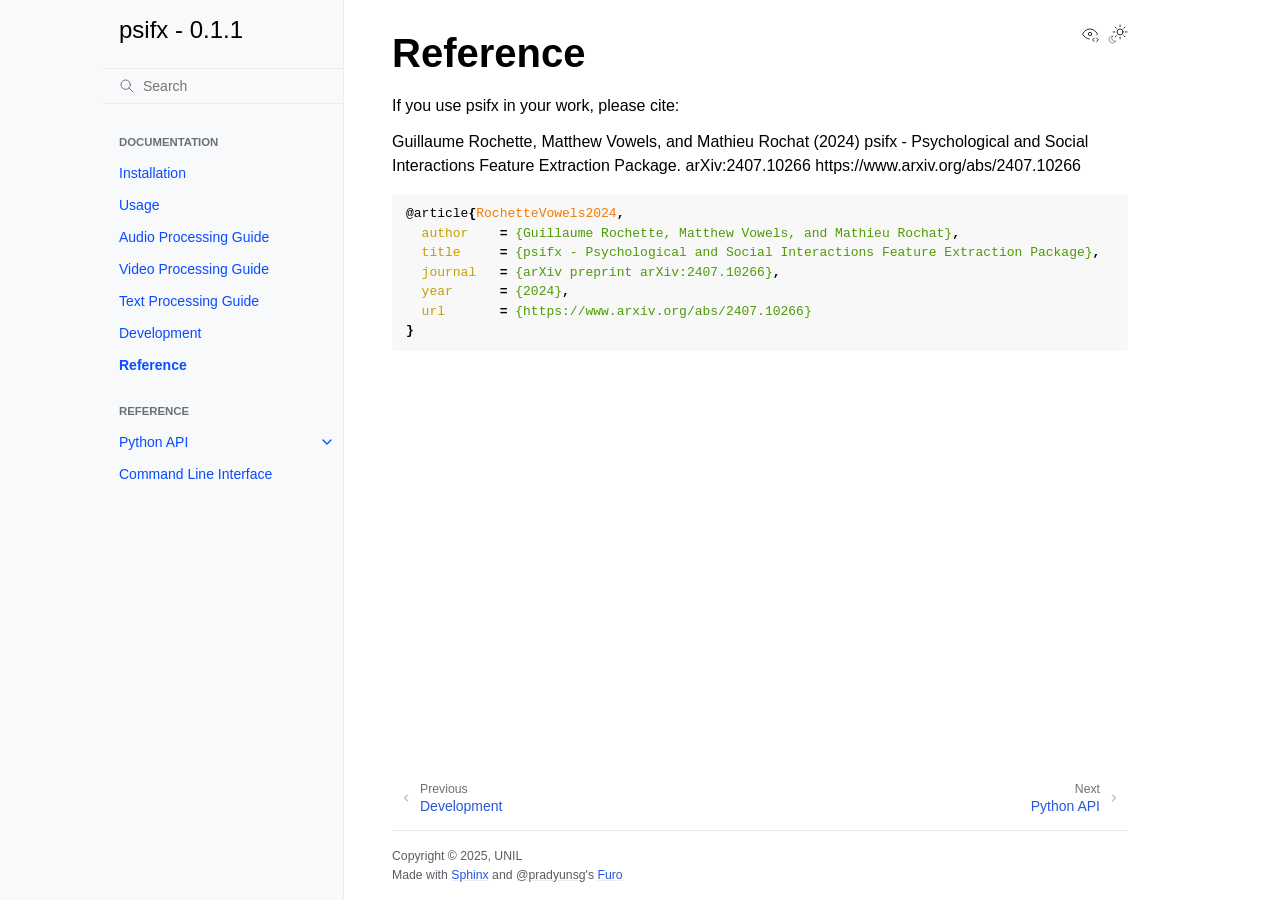
<file: _build/html/pages/bibliography.html>
<!doctype html>
<html class="no-js" lang="en" data-content_root="../">
  <head><meta charset="utf-8"/>
    <meta name="viewport" content="width=device-width,initial-scale=1"/>
    <meta name="color-scheme" content="light dark"><meta name="viewport" content="width=device-width, initial-scale=1" />
<link rel="index" title="Index" href="../genindex.html" /><link rel="search" title="Search" href="../search.html" /><link rel="next" title="Python API" href="../reference/api.html" /><link rel="prev" title="Development" href="development.html" />

    <link rel="shortcut icon" href="https://emoji.aranja.com/static/emoji-data/img-apple-160/1f9d0.png"/><!-- Generated with Sphinx 8.2.3 and Furo 2024.08.06 -->
        <title>Reference - psifx - 0.1.1</title>
      <link rel="stylesheet" type="text/css" href="../_static/pygments.css?v=8f2a1f02" />
    <link rel="stylesheet" type="text/css" href="../_static/styles/furo.css?v=354aac6f" />
    <link rel="stylesheet" type="text/css" href="../_static/copybutton.css?v=76b2166b" />
    <link rel="stylesheet" type="text/css" href="../_static/styles/furo-extensions.css?v=302659d7" />
    <link rel="stylesheet" type="text/css" href="../_static/css/custom.css?v=8931a844" />
    
    


<style>
  body {
    --color-code-background: #f8f8f8;
  --color-code-foreground: black;
  
  }
  @media not print {
    body[data-theme="dark"] {
      --color-code-background: #0d1117;
  --color-code-foreground: #e6edf3;
  --color-background-primary: #1f2226;
  
    }
    @media (prefers-color-scheme: dark) {
      body:not([data-theme="light"]) {
        --color-code-background: #0d1117;
  --color-code-foreground: #e6edf3;
  --color-background-primary: #1f2226;
  
      }
    }
  }
</style></head>
  <body>
    
    <script>
      document.body.dataset.theme = localStorage.getItem("theme") || "auto";
    </script>
    

<svg xmlns="http://www.w3.org/2000/svg" style="display: none;">
  <symbol id="svg-toc" viewBox="0 0 24 24">
    <title>Contents</title>
    <svg stroke="currentColor" fill="currentColor" stroke-width="0" viewBox="0 0 1024 1024">
      <path d="M408 442h480c4.4 0 8-3.6 8-8v-56c0-4.4-3.6-8-8-8H408c-4.4 0-8 3.6-8 8v56c0 4.4 3.6 8 8 8zm-8 204c0 4.4 3.6 8 8 8h480c4.4 0 8-3.6 8-8v-56c0-4.4-3.6-8-8-8H408c-4.4 0-8 3.6-8 8v56zm504-486H120c-4.4 0-8 3.6-8 8v56c0 4.4 3.6 8 8 8h784c4.4 0 8-3.6 8-8v-56c0-4.4-3.6-8-8-8zm0 632H120c-4.4 0-8 3.6-8 8v56c0 4.4 3.6 8 8 8h784c4.4 0 8-3.6 8-8v-56c0-4.4-3.6-8-8-8zM115.4 518.9L271.7 642c5.8 4.6 14.4.5 14.4-6.9V388.9c0-7.4-8.5-11.5-14.4-6.9L115.4 505.1a8.74 8.74 0 0 0 0 13.8z"/>
    </svg>
  </symbol>
  <symbol id="svg-menu" viewBox="0 0 24 24">
    <title>Menu</title>
    <svg xmlns="http://www.w3.org/2000/svg" viewBox="0 0 24 24" fill="none" stroke="currentColor"
      stroke-width="2" stroke-linecap="round" stroke-linejoin="round" class="feather-menu">
      <line x1="3" y1="12" x2="21" y2="12"></line>
      <line x1="3" y1="6" x2="21" y2="6"></line>
      <line x1="3" y1="18" x2="21" y2="18"></line>
    </svg>
  </symbol>
  <symbol id="svg-arrow-right" viewBox="0 0 24 24">
    <title>Expand</title>
    <svg xmlns="http://www.w3.org/2000/svg" viewBox="0 0 24 24" fill="none" stroke="currentColor"
      stroke-width="2" stroke-linecap="round" stroke-linejoin="round" class="feather-chevron-right">
      <polyline points="9 18 15 12 9 6"></polyline>
    </svg>
  </symbol>
  <symbol id="svg-sun" viewBox="0 0 24 24">
    <title>Light mode</title>
    <svg xmlns="http://www.w3.org/2000/svg" viewBox="0 0 24 24" fill="none" stroke="currentColor"
      stroke-width="1" stroke-linecap="round" stroke-linejoin="round" class="feather-sun">
      <circle cx="12" cy="12" r="5"></circle>
      <line x1="12" y1="1" x2="12" y2="3"></line>
      <line x1="12" y1="21" x2="12" y2="23"></line>
      <line x1="4.22" y1="4.22" x2="5.64" y2="5.64"></line>
      <line x1="18.36" y1="18.36" x2="19.78" y2="19.78"></line>
      <line x1="1" y1="12" x2="3" y2="12"></line>
      <line x1="21" y1="12" x2="23" y2="12"></line>
      <line x1="4.22" y1="19.78" x2="5.64" y2="18.36"></line>
      <line x1="18.36" y1="5.64" x2="19.78" y2="4.22"></line>
    </svg>
  </symbol>
  <symbol id="svg-moon" viewBox="0 0 24 24">
    <title>Dark mode</title>
    <svg xmlns="http://www.w3.org/2000/svg" viewBox="0 0 24 24" fill="none" stroke="currentColor"
      stroke-width="1" stroke-linecap="round" stroke-linejoin="round" class="icon-tabler-moon">
      <path stroke="none" d="M0 0h24v24H0z" fill="none" />
      <path d="M12 3c.132 0 .263 0 .393 0a7.5 7.5 0 0 0 7.92 12.446a9 9 0 1 1 -8.313 -12.454z" />
    </svg>
  </symbol>
  <symbol id="svg-sun-with-moon" viewBox="0 0 24 24">
    <title>Auto light/dark, in light mode</title>
    <svg xmlns="http://www.w3.org/2000/svg" viewBox="0 0 24 24" fill="none" stroke="currentColor"
      stroke-width="1" stroke-linecap="round" stroke-linejoin="round"
      class="icon-custom-derived-from-feather-sun-and-tabler-moon">
      <path style="opacity: 50%" d="M 5.411 14.504 C 5.471 14.504 5.532 14.504 5.591 14.504 C 3.639 16.319 4.383 19.569 6.931 20.352 C 7.693 20.586 8.512 20.551 9.25 20.252 C 8.023 23.207 4.056 23.725 2.11 21.184 C 0.166 18.642 1.702 14.949 4.874 14.536 C 5.051 14.512 5.231 14.5 5.411 14.5 L 5.411 14.504 Z"/>
      <line x1="14.5" y1="3.25" x2="14.5" y2="1.25"/>
      <line x1="14.5" y1="15.85" x2="14.5" y2="17.85"/>
      <line x1="10.044" y1="5.094" x2="8.63" y2="3.68"/>
      <line x1="19" y1="14.05" x2="20.414" y2="15.464"/>
      <line x1="8.2" y1="9.55" x2="6.2" y2="9.55"/>
      <line x1="20.8" y1="9.55" x2="22.8" y2="9.55"/>
      <line x1="10.044" y1="14.006" x2="8.63" y2="15.42"/>
      <line x1="19" y1="5.05" x2="20.414" y2="3.636"/>
      <circle cx="14.5" cy="9.55" r="3.6"/>
    </svg>
  </symbol>
  <symbol id="svg-moon-with-sun" viewBox="0 0 24 24">
    <title>Auto light/dark, in dark mode</title>
    <svg xmlns="http://www.w3.org/2000/svg" viewBox="0 0 24 24" fill="none" stroke="currentColor"
      stroke-width="1" stroke-linecap="round" stroke-linejoin="round"
      class="icon-custom-derived-from-feather-sun-and-tabler-moon">
      <path d="M 8.282 7.007 C 8.385 7.007 8.494 7.007 8.595 7.007 C 5.18 10.184 6.481 15.869 10.942 17.24 C 12.275 17.648 13.706 17.589 15 17.066 C 12.851 22.236 5.91 23.143 2.505 18.696 C -0.897 14.249 1.791 7.786 7.342 7.063 C 7.652 7.021 7.965 7 8.282 7 L 8.282 7.007 Z"/>
      <line style="opacity: 50%" x1="18" y1="3.705" x2="18" y2="2.5"/>
      <line style="opacity: 50%" x1="18" y1="11.295" x2="18" y2="12.5"/>
      <line style="opacity: 50%" x1="15.316" y1="4.816" x2="14.464" y2="3.964"/>
      <line style="opacity: 50%" x1="20.711" y1="10.212" x2="21.563" y2="11.063"/>
      <line style="opacity: 50%" x1="14.205" y1="7.5" x2="13.001" y2="7.5"/>
      <line style="opacity: 50%" x1="21.795" y1="7.5" x2="23" y2="7.5"/>
      <line style="opacity: 50%" x1="15.316" y1="10.184" x2="14.464" y2="11.036"/>
      <line style="opacity: 50%" x1="20.711" y1="4.789" x2="21.563" y2="3.937"/>
      <circle style="opacity: 50%" cx="18" cy="7.5" r="2.169"/>
    </svg>
  </symbol>
  <symbol id="svg-pencil" viewBox="0 0 24 24">
    <svg xmlns="http://www.w3.org/2000/svg" viewBox="0 0 24 24" fill="none" stroke="currentColor"
      stroke-width="1" stroke-linecap="round" stroke-linejoin="round" class="icon-tabler-pencil-code">
      <path d="M4 20h4l10.5 -10.5a2.828 2.828 0 1 0 -4 -4l-10.5 10.5v4" />
      <path d="M13.5 6.5l4 4" />
      <path d="M20 21l2 -2l-2 -2" />
      <path d="M17 17l-2 2l2 2" />
    </svg>
  </symbol>
  <symbol id="svg-eye" viewBox="0 0 24 24">
    <svg xmlns="http://www.w3.org/2000/svg" viewBox="0 0 24 24" fill="none" stroke="currentColor"
      stroke-width="1" stroke-linecap="round" stroke-linejoin="round" class="icon-tabler-eye-code">
      <path stroke="none" d="M0 0h24v24H0z" fill="none" />
      <path d="M10 12a2 2 0 1 0 4 0a2 2 0 0 0 -4 0" />
      <path
        d="M11.11 17.958c-3.209 -.307 -5.91 -2.293 -8.11 -5.958c2.4 -4 5.4 -6 9 -6c3.6 0 6.6 2 9 6c-.21 .352 -.427 .688 -.647 1.008" />
      <path d="M20 21l2 -2l-2 -2" />
      <path d="M17 17l-2 2l2 2" />
    </svg>
  </symbol>
</svg>

<input type="checkbox" class="sidebar-toggle" name="__navigation" id="__navigation">
<input type="checkbox" class="sidebar-toggle" name="__toc" id="__toc">
<label class="overlay sidebar-overlay" for="__navigation">
  <div class="visually-hidden">Hide navigation sidebar</div>
</label>
<label class="overlay toc-overlay" for="__toc">
  <div class="visually-hidden">Hide table of contents sidebar</div>
</label>

<a class="skip-to-content muted-link" href="#furo-main-content">Skip to content</a>



<div class="page">
  <header class="mobile-header">
    <div class="header-left">
      <label class="nav-overlay-icon" for="__navigation">
        <div class="visually-hidden">Toggle site navigation sidebar</div>
        <i class="icon"><svg><use href="#svg-menu"></use></svg></i>
      </label>
    </div>
    <div class="header-center">
      <a href="../index.html"><div class="brand">psifx - 0.1.1</div></a>
    </div>
    <div class="header-right">
      <div class="theme-toggle-container theme-toggle-header">
        <button class="theme-toggle">
          <div class="visually-hidden">Toggle Light / Dark / Auto color theme</div>
          <svg class="theme-icon-when-auto-light"><use href="#svg-sun-with-moon"></use></svg>
          <svg class="theme-icon-when-auto-dark"><use href="#svg-moon-with-sun"></use></svg>
          <svg class="theme-icon-when-dark"><use href="#svg-moon"></use></svg>
          <svg class="theme-icon-when-light"><use href="#svg-sun"></use></svg>
        </button>
      </div>
      <label class="toc-overlay-icon toc-header-icon no-toc" for="__toc">
        <div class="visually-hidden">Toggle table of contents sidebar</div>
        <i class="icon"><svg><use href="#svg-toc"></use></svg></i>
      </label>
    </div>
  </header>
  <aside class="sidebar-drawer">
    <div class="sidebar-container">
      
      <div class="sidebar-sticky"><a class="sidebar-brand" href="../index.html">
  
  
  <span class="sidebar-brand-text">psifx - 0.1.1</span>
  
</a><form class="sidebar-search-container" method="get" action="../search.html" role="search">
  <input class="sidebar-search" placeholder="Search" name="q" aria-label="Search">
  <input type="hidden" name="check_keywords" value="yes">
  <input type="hidden" name="area" value="default">
</form>
<div id="searchbox"></div><div class="sidebar-scroll"><div class="sidebar-tree">
  <p class="caption" role="heading"><span class="caption-text">Documentation</span></p>
<ul class="current">
<li class="toctree-l1"><a class="reference internal" href="installation.html">Installation</a></li>
<li class="toctree-l1"><a class="reference internal" href="usage.html">Usage</a></li>
<li class="toctree-l1"><a class="reference internal" href="audio.html">Audio Processing Guide</a></li>
<li class="toctree-l1"><a class="reference internal" href="video.html">Video Processing Guide</a></li>
<li class="toctree-l1"><a class="reference internal" href="text.html">Text Processing Guide</a></li>
<li class="toctree-l1"><a class="reference internal" href="development.html">Development</a></li>
<li class="toctree-l1 current current-page"><a class="current reference internal" href="#">Reference</a></li>
</ul>
<p class="caption" role="heading"><span class="caption-text">Reference</span></p>
<ul>
<li class="toctree-l1 has-children"><a class="reference internal" href="../reference/api.html">Python API</a><input class="toctree-checkbox" id="toctree-checkbox-1" name="toctree-checkbox-1" role="switch" type="checkbox"/><label for="toctree-checkbox-1"><div class="visually-hidden">Toggle navigation of Python API</div><i class="icon"><svg><use href="#svg-arrow-right"></use></svg></i></label><ul>
<li class="toctree-l2 has-children"><a class="reference internal" href="../reference/generated/psifx.html">psifx</a><input class="toctree-checkbox" id="toctree-checkbox-2" name="toctree-checkbox-2" role="switch" type="checkbox"/><label for="toctree-checkbox-2"><div class="visually-hidden">Toggle navigation of psifx</div><i class="icon"><svg><use href="#svg-arrow-right"></use></svg></i></label><ul>
<li class="toctree-l3"><a class="reference internal" href="../reference/generated/io.html">io</a></li>
</ul>
</li>
</ul>
</li>
<li class="toctree-l1"><a class="reference internal" href="../reference/cli.html">Command Line Interface</a></li>
</ul>

</div>
</div>

      </div>
      
    </div>
  </aside>
  <div class="main">
    <div class="content">
      <div class="article-container">
        <a href="#" class="back-to-top muted-link">
          <svg xmlns="http://www.w3.org/2000/svg" viewBox="0 0 24 24">
            <path d="M13 20h-2V8l-5.5 5.5-1.42-1.42L12 4.16l7.92 7.92-1.42 1.42L13 8v12z"></path>
          </svg>
          <span>Back to top</span>
        </a>
        <div class="content-icon-container">
          <div class="view-this-page">
  <a class="muted-link" href="../_sources/pages/bibliography.md.txt" title="View this page">
    <svg><use href="#svg-eye"></use></svg>
    <span class="visually-hidden">View this page</span>
  </a>
</div>
<div class="theme-toggle-container theme-toggle-content">
            <button class="theme-toggle">
              <div class="visually-hidden">Toggle Light / Dark / Auto color theme</div>
              <svg class="theme-icon-when-auto-light"><use href="#svg-sun-with-moon"></use></svg>
              <svg class="theme-icon-when-auto-dark"><use href="#svg-moon-with-sun"></use></svg>
              <svg class="theme-icon-when-dark"><use href="#svg-moon"></use></svg>
              <svg class="theme-icon-when-light"><use href="#svg-sun"></use></svg>
            </button>
          </div>
          <label class="toc-overlay-icon toc-content-icon no-toc" for="__toc">
            <div class="visually-hidden">Toggle table of contents sidebar</div>
            <i class="icon"><svg><use href="#svg-toc"></use></svg></i>
          </label>
        </div>
        <article role="main" id="furo-main-content">
          <section id="reference">
<h1>Reference<a class="headerlink" href="#reference" title="Link to this heading">¶</a></h1>
<p>If you use psifx in your work, please cite:</p>
<p>Guillaume Rochette, Matthew Vowels, and Mathieu Rochat (2024) psifx - Psychological and Social Interactions Feature Extraction Package. arXiv:2407.10266
https://www.arxiv.org/abs/2407.10266</p>
<div class="highlight-bibtex notranslate"><div class="highlight"><pre><span></span><span class="nc">@article</span><span class="p">{</span><span class="nl">RochetteVowels2024</span><span class="p">,</span>
<span class="w">  </span><span class="na">author</span><span class="w">    </span><span class="p">=</span><span class="w"> </span><span class="s">{Guillaume Rochette, Matthew Vowels, and Mathieu Rochat}</span><span class="p">,</span>
<span class="w">  </span><span class="na">title</span><span class="w">     </span><span class="p">=</span><span class="w"> </span><span class="s">{psifx - Psychological and Social Interactions Feature Extraction Package}</span><span class="p">,</span>
<span class="w">  </span><span class="na">journal</span><span class="w">   </span><span class="p">=</span><span class="w"> </span><span class="s">{arXiv preprint arXiv:2407.10266}</span><span class="p">,</span>
<span class="w">  </span><span class="na">year</span><span class="w">      </span><span class="p">=</span><span class="w"> </span><span class="s">{2024}</span><span class="p">,</span>
<span class="w">  </span><span class="na">url</span><span class="w">       </span><span class="p">=</span><span class="w"> </span><span class="s">{https://www.arxiv.org/abs/2407.10266}</span>
<span class="p">}</span>
</pre></div>
</div>
</section>

        </article>
      </div>
      <footer>
        
        <div class="related-pages">
          <a class="next-page" href="../reference/api.html">
              <div class="page-info">
                <div class="context">
                  <span>Next</span>
                </div>
                <div class="title">Python API</div>
              </div>
              <svg class="furo-related-icon"><use href="#svg-arrow-right"></use></svg>
            </a>
          <a class="prev-page" href="development.html">
              <svg class="furo-related-icon"><use href="#svg-arrow-right"></use></svg>
              <div class="page-info">
                <div class="context">
                  <span>Previous</span>
                </div>
                
                <div class="title">Development</div>
                
              </div>
            </a>
        </div>
        <div class="bottom-of-page">
          <div class="left-details">
            <div class="copyright">
                Copyright &#169; 2025, UNIL
            </div>
            Made with <a href="https://www.sphinx-doc.org/">Sphinx</a> and <a class="muted-link" href="https://pradyunsg.me">@pradyunsg</a>'s
            
            <a href="https://github.com/pradyunsg/furo">Furo</a>
            
          </div>
          <div class="right-details">
            
          </div>
        </div>
        
      </footer>
    </div>
    <aside class="toc-drawer no-toc">
      
      
      
    </aside>
  </div>
</div><script src="../_static/documentation_options.js?v=a58bc63e"></script>
    <script src="../_static/doctools.js?v=9bcbadda"></script>
    <script src="../_static/sphinx_highlight.js?v=dc90522c"></script>
    <script src="../_static/scripts/furo.js?v=5fa4622c"></script>
    <script src="../_static/clipboard.min.js?v=a7894cd8"></script>
    <script src="../_static/copybutton.js?v=f281be69"></script>
    </body>
</html>
</file>
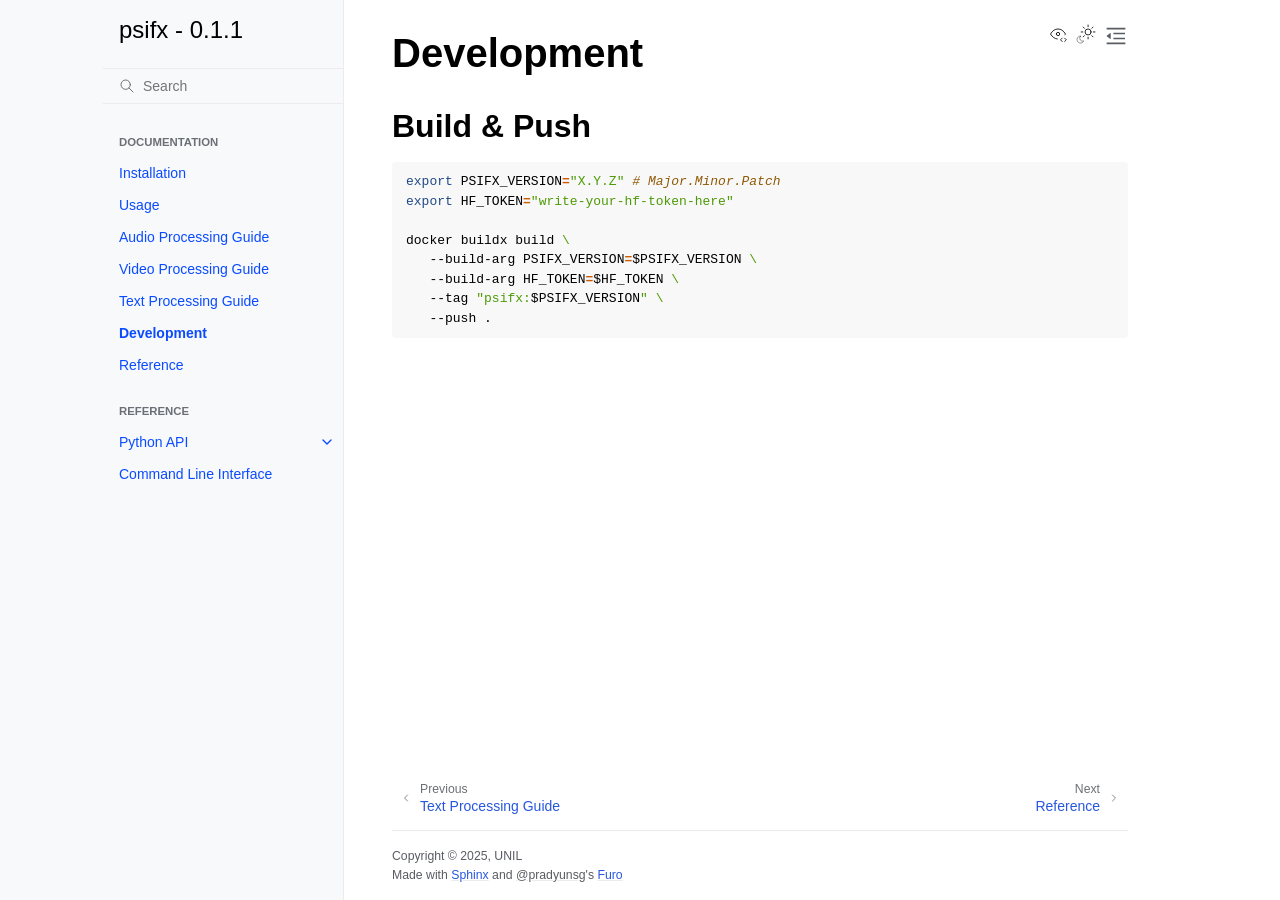
<file: _build/html/pages/development.html>
<!doctype html>
<html class="no-js" lang="en" data-content_root="../">
  <head><meta charset="utf-8"/>
    <meta name="viewport" content="width=device-width,initial-scale=1"/>
    <meta name="color-scheme" content="light dark"><meta name="viewport" content="width=device-width, initial-scale=1" />
<link rel="index" title="Index" href="../genindex.html" /><link rel="search" title="Search" href="../search.html" /><link rel="next" title="Reference" href="bibliography.html" /><link rel="prev" title="Text Processing Guide" href="text.html" />

    <link rel="shortcut icon" href="https://emoji.aranja.com/static/emoji-data/img-apple-160/1f9d0.png"/><!-- Generated with Sphinx 8.2.3 and Furo 2024.08.06 -->
        <title>Development - psifx - 0.1.1</title>
      <link rel="stylesheet" type="text/css" href="../_static/pygments.css?v=8f2a1f02" />
    <link rel="stylesheet" type="text/css" href="../_static/styles/furo.css?v=354aac6f" />
    <link rel="stylesheet" type="text/css" href="../_static/copybutton.css?v=76b2166b" />
    <link rel="stylesheet" type="text/css" href="../_static/styles/furo-extensions.css?v=302659d7" />
    <link rel="stylesheet" type="text/css" href="../_static/css/custom.css?v=8931a844" />
    
    


<style>
  body {
    --color-code-background: #f8f8f8;
  --color-code-foreground: black;
  
  }
  @media not print {
    body[data-theme="dark"] {
      --color-code-background: #0d1117;
  --color-code-foreground: #e6edf3;
  --color-background-primary: #1f2226;
  
    }
    @media (prefers-color-scheme: dark) {
      body:not([data-theme="light"]) {
        --color-code-background: #0d1117;
  --color-code-foreground: #e6edf3;
  --color-background-primary: #1f2226;
  
      }
    }
  }
</style></head>
  <body>
    
    <script>
      document.body.dataset.theme = localStorage.getItem("theme") || "auto";
    </script>
    

<svg xmlns="http://www.w3.org/2000/svg" style="display: none;">
  <symbol id="svg-toc" viewBox="0 0 24 24">
    <title>Contents</title>
    <svg stroke="currentColor" fill="currentColor" stroke-width="0" viewBox="0 0 1024 1024">
      <path d="M408 442h480c4.4 0 8-3.6 8-8v-56c0-4.4-3.6-8-8-8H408c-4.4 0-8 3.6-8 8v56c0 4.4 3.6 8 8 8zm-8 204c0 4.4 3.6 8 8 8h480c4.4 0 8-3.6 8-8v-56c0-4.4-3.6-8-8-8H408c-4.4 0-8 3.6-8 8v56zm504-486H120c-4.4 0-8 3.6-8 8v56c0 4.4 3.6 8 8 8h784c4.4 0 8-3.6 8-8v-56c0-4.4-3.6-8-8-8zm0 632H120c-4.4 0-8 3.6-8 8v56c0 4.4 3.6 8 8 8h784c4.4 0 8-3.6 8-8v-56c0-4.4-3.6-8-8-8zM115.4 518.9L271.7 642c5.8 4.6 14.4.5 14.4-6.9V388.9c0-7.4-8.5-11.5-14.4-6.9L115.4 505.1a8.74 8.74 0 0 0 0 13.8z"/>
    </svg>
  </symbol>
  <symbol id="svg-menu" viewBox="0 0 24 24">
    <title>Menu</title>
    <svg xmlns="http://www.w3.org/2000/svg" viewBox="0 0 24 24" fill="none" stroke="currentColor"
      stroke-width="2" stroke-linecap="round" stroke-linejoin="round" class="feather-menu">
      <line x1="3" y1="12" x2="21" y2="12"></line>
      <line x1="3" y1="6" x2="21" y2="6"></line>
      <line x1="3" y1="18" x2="21" y2="18"></line>
    </svg>
  </symbol>
  <symbol id="svg-arrow-right" viewBox="0 0 24 24">
    <title>Expand</title>
    <svg xmlns="http://www.w3.org/2000/svg" viewBox="0 0 24 24" fill="none" stroke="currentColor"
      stroke-width="2" stroke-linecap="round" stroke-linejoin="round" class="feather-chevron-right">
      <polyline points="9 18 15 12 9 6"></polyline>
    </svg>
  </symbol>
  <symbol id="svg-sun" viewBox="0 0 24 24">
    <title>Light mode</title>
    <svg xmlns="http://www.w3.org/2000/svg" viewBox="0 0 24 24" fill="none" stroke="currentColor"
      stroke-width="1" stroke-linecap="round" stroke-linejoin="round" class="feather-sun">
      <circle cx="12" cy="12" r="5"></circle>
      <line x1="12" y1="1" x2="12" y2="3"></line>
      <line x1="12" y1="21" x2="12" y2="23"></line>
      <line x1="4.22" y1="4.22" x2="5.64" y2="5.64"></line>
      <line x1="18.36" y1="18.36" x2="19.78" y2="19.78"></line>
      <line x1="1" y1="12" x2="3" y2="12"></line>
      <line x1="21" y1="12" x2="23" y2="12"></line>
      <line x1="4.22" y1="19.78" x2="5.64" y2="18.36"></line>
      <line x1="18.36" y1="5.64" x2="19.78" y2="4.22"></line>
    </svg>
  </symbol>
  <symbol id="svg-moon" viewBox="0 0 24 24">
    <title>Dark mode</title>
    <svg xmlns="http://www.w3.org/2000/svg" viewBox="0 0 24 24" fill="none" stroke="currentColor"
      stroke-width="1" stroke-linecap="round" stroke-linejoin="round" class="icon-tabler-moon">
      <path stroke="none" d="M0 0h24v24H0z" fill="none" />
      <path d="M12 3c.132 0 .263 0 .393 0a7.5 7.5 0 0 0 7.92 12.446a9 9 0 1 1 -8.313 -12.454z" />
    </svg>
  </symbol>
  <symbol id="svg-sun-with-moon" viewBox="0 0 24 24">
    <title>Auto light/dark, in light mode</title>
    <svg xmlns="http://www.w3.org/2000/svg" viewBox="0 0 24 24" fill="none" stroke="currentColor"
      stroke-width="1" stroke-linecap="round" stroke-linejoin="round"
      class="icon-custom-derived-from-feather-sun-and-tabler-moon">
      <path style="opacity: 50%" d="M 5.411 14.504 C 5.471 14.504 5.532 14.504 5.591 14.504 C 3.639 16.319 4.383 19.569 6.931 20.352 C 7.693 20.586 8.512 20.551 9.25 20.252 C 8.023 23.207 4.056 23.725 2.11 21.184 C 0.166 18.642 1.702 14.949 4.874 14.536 C 5.051 14.512 5.231 14.5 5.411 14.5 L 5.411 14.504 Z"/>
      <line x1="14.5" y1="3.25" x2="14.5" y2="1.25"/>
      <line x1="14.5" y1="15.85" x2="14.5" y2="17.85"/>
      <line x1="10.044" y1="5.094" x2="8.63" y2="3.68"/>
      <line x1="19" y1="14.05" x2="20.414" y2="15.464"/>
      <line x1="8.2" y1="9.55" x2="6.2" y2="9.55"/>
      <line x1="20.8" y1="9.55" x2="22.8" y2="9.55"/>
      <line x1="10.044" y1="14.006" x2="8.63" y2="15.42"/>
      <line x1="19" y1="5.05" x2="20.414" y2="3.636"/>
      <circle cx="14.5" cy="9.55" r="3.6"/>
    </svg>
  </symbol>
  <symbol id="svg-moon-with-sun" viewBox="0 0 24 24">
    <title>Auto light/dark, in dark mode</title>
    <svg xmlns="http://www.w3.org/2000/svg" viewBox="0 0 24 24" fill="none" stroke="currentColor"
      stroke-width="1" stroke-linecap="round" stroke-linejoin="round"
      class="icon-custom-derived-from-feather-sun-and-tabler-moon">
      <path d="M 8.282 7.007 C 8.385 7.007 8.494 7.007 8.595 7.007 C 5.18 10.184 6.481 15.869 10.942 17.24 C 12.275 17.648 13.706 17.589 15 17.066 C 12.851 22.236 5.91 23.143 2.505 18.696 C -0.897 14.249 1.791 7.786 7.342 7.063 C 7.652 7.021 7.965 7 8.282 7 L 8.282 7.007 Z"/>
      <line style="opacity: 50%" x1="18" y1="3.705" x2="18" y2="2.5"/>
      <line style="opacity: 50%" x1="18" y1="11.295" x2="18" y2="12.5"/>
      <line style="opacity: 50%" x1="15.316" y1="4.816" x2="14.464" y2="3.964"/>
      <line style="opacity: 50%" x1="20.711" y1="10.212" x2="21.563" y2="11.063"/>
      <line style="opacity: 50%" x1="14.205" y1="7.5" x2="13.001" y2="7.5"/>
      <line style="opacity: 50%" x1="21.795" y1="7.5" x2="23" y2="7.5"/>
      <line style="opacity: 50%" x1="15.316" y1="10.184" x2="14.464" y2="11.036"/>
      <line style="opacity: 50%" x1="20.711" y1="4.789" x2="21.563" y2="3.937"/>
      <circle style="opacity: 50%" cx="18" cy="7.5" r="2.169"/>
    </svg>
  </symbol>
  <symbol id="svg-pencil" viewBox="0 0 24 24">
    <svg xmlns="http://www.w3.org/2000/svg" viewBox="0 0 24 24" fill="none" stroke="currentColor"
      stroke-width="1" stroke-linecap="round" stroke-linejoin="round" class="icon-tabler-pencil-code">
      <path d="M4 20h4l10.5 -10.5a2.828 2.828 0 1 0 -4 -4l-10.5 10.5v4" />
      <path d="M13.5 6.5l4 4" />
      <path d="M20 21l2 -2l-2 -2" />
      <path d="M17 17l-2 2l2 2" />
    </svg>
  </symbol>
  <symbol id="svg-eye" viewBox="0 0 24 24">
    <svg xmlns="http://www.w3.org/2000/svg" viewBox="0 0 24 24" fill="none" stroke="currentColor"
      stroke-width="1" stroke-linecap="round" stroke-linejoin="round" class="icon-tabler-eye-code">
      <path stroke="none" d="M0 0h24v24H0z" fill="none" />
      <path d="M10 12a2 2 0 1 0 4 0a2 2 0 0 0 -4 0" />
      <path
        d="M11.11 17.958c-3.209 -.307 -5.91 -2.293 -8.11 -5.958c2.4 -4 5.4 -6 9 -6c3.6 0 6.6 2 9 6c-.21 .352 -.427 .688 -.647 1.008" />
      <path d="M20 21l2 -2l-2 -2" />
      <path d="M17 17l-2 2l2 2" />
    </svg>
  </symbol>
</svg>

<input type="checkbox" class="sidebar-toggle" name="__navigation" id="__navigation">
<input type="checkbox" class="sidebar-toggle" name="__toc" id="__toc">
<label class="overlay sidebar-overlay" for="__navigation">
  <div class="visually-hidden">Hide navigation sidebar</div>
</label>
<label class="overlay toc-overlay" for="__toc">
  <div class="visually-hidden">Hide table of contents sidebar</div>
</label>

<a class="skip-to-content muted-link" href="#furo-main-content">Skip to content</a>



<div class="page">
  <header class="mobile-header">
    <div class="header-left">
      <label class="nav-overlay-icon" for="__navigation">
        <div class="visually-hidden">Toggle site navigation sidebar</div>
        <i class="icon"><svg><use href="#svg-menu"></use></svg></i>
      </label>
    </div>
    <div class="header-center">
      <a href="../index.html"><div class="brand">psifx - 0.1.1</div></a>
    </div>
    <div class="header-right">
      <div class="theme-toggle-container theme-toggle-header">
        <button class="theme-toggle">
          <div class="visually-hidden">Toggle Light / Dark / Auto color theme</div>
          <svg class="theme-icon-when-auto-light"><use href="#svg-sun-with-moon"></use></svg>
          <svg class="theme-icon-when-auto-dark"><use href="#svg-moon-with-sun"></use></svg>
          <svg class="theme-icon-when-dark"><use href="#svg-moon"></use></svg>
          <svg class="theme-icon-when-light"><use href="#svg-sun"></use></svg>
        </button>
      </div>
      <label class="toc-overlay-icon toc-header-icon" for="__toc">
        <div class="visually-hidden">Toggle table of contents sidebar</div>
        <i class="icon"><svg><use href="#svg-toc"></use></svg></i>
      </label>
    </div>
  </header>
  <aside class="sidebar-drawer">
    <div class="sidebar-container">
      
      <div class="sidebar-sticky"><a class="sidebar-brand" href="../index.html">
  
  
  <span class="sidebar-brand-text">psifx - 0.1.1</span>
  
</a><form class="sidebar-search-container" method="get" action="../search.html" role="search">
  <input class="sidebar-search" placeholder="Search" name="q" aria-label="Search">
  <input type="hidden" name="check_keywords" value="yes">
  <input type="hidden" name="area" value="default">
</form>
<div id="searchbox"></div><div class="sidebar-scroll"><div class="sidebar-tree">
  <p class="caption" role="heading"><span class="caption-text">Documentation</span></p>
<ul class="current">
<li class="toctree-l1"><a class="reference internal" href="installation.html">Installation</a></li>
<li class="toctree-l1"><a class="reference internal" href="usage.html">Usage</a></li>
<li class="toctree-l1"><a class="reference internal" href="audio.html">Audio Processing Guide</a></li>
<li class="toctree-l1"><a class="reference internal" href="video.html">Video Processing Guide</a></li>
<li class="toctree-l1"><a class="reference internal" href="text.html">Text Processing Guide</a></li>
<li class="toctree-l1 current current-page"><a class="current reference internal" href="#">Development</a></li>
<li class="toctree-l1"><a class="reference internal" href="bibliography.html">Reference</a></li>
</ul>
<p class="caption" role="heading"><span class="caption-text">Reference</span></p>
<ul>
<li class="toctree-l1 has-children"><a class="reference internal" href="../reference/api.html">Python API</a><input class="toctree-checkbox" id="toctree-checkbox-1" name="toctree-checkbox-1" role="switch" type="checkbox"/><label for="toctree-checkbox-1"><div class="visually-hidden">Toggle navigation of Python API</div><i class="icon"><svg><use href="#svg-arrow-right"></use></svg></i></label><ul>
<li class="toctree-l2 has-children"><a class="reference internal" href="../reference/generated/psifx.html">psifx</a><input class="toctree-checkbox" id="toctree-checkbox-2" name="toctree-checkbox-2" role="switch" type="checkbox"/><label for="toctree-checkbox-2"><div class="visually-hidden">Toggle navigation of psifx</div><i class="icon"><svg><use href="#svg-arrow-right"></use></svg></i></label><ul>
<li class="toctree-l3"><a class="reference internal" href="../reference/generated/io.html">io</a></li>
</ul>
</li>
</ul>
</li>
<li class="toctree-l1"><a class="reference internal" href="../reference/cli.html">Command Line Interface</a></li>
</ul>

</div>
</div>

      </div>
      
    </div>
  </aside>
  <div class="main">
    <div class="content">
      <div class="article-container">
        <a href="#" class="back-to-top muted-link">
          <svg xmlns="http://www.w3.org/2000/svg" viewBox="0 0 24 24">
            <path d="M13 20h-2V8l-5.5 5.5-1.42-1.42L12 4.16l7.92 7.92-1.42 1.42L13 8v12z"></path>
          </svg>
          <span>Back to top</span>
        </a>
        <div class="content-icon-container">
          <div class="view-this-page">
  <a class="muted-link" href="../_sources/pages/development.md.txt" title="View this page">
    <svg><use href="#svg-eye"></use></svg>
    <span class="visually-hidden">View this page</span>
  </a>
</div>
<div class="theme-toggle-container theme-toggle-content">
            <button class="theme-toggle">
              <div class="visually-hidden">Toggle Light / Dark / Auto color theme</div>
              <svg class="theme-icon-when-auto-light"><use href="#svg-sun-with-moon"></use></svg>
              <svg class="theme-icon-when-auto-dark"><use href="#svg-moon-with-sun"></use></svg>
              <svg class="theme-icon-when-dark"><use href="#svg-moon"></use></svg>
              <svg class="theme-icon-when-light"><use href="#svg-sun"></use></svg>
            </button>
          </div>
          <label class="toc-overlay-icon toc-content-icon" for="__toc">
            <div class="visually-hidden">Toggle table of contents sidebar</div>
            <i class="icon"><svg><use href="#svg-toc"></use></svg></i>
          </label>
        </div>
        <article role="main" id="furo-main-content">
          <section id="development">
<h1>Development<a class="headerlink" href="#development" title="Link to this heading">¶</a></h1>
<section id="build-push">
<h2>Build &amp; Push<a class="headerlink" href="#build-push" title="Link to this heading">¶</a></h2>
<div class="highlight-bash notranslate"><div class="highlight"><pre><span></span><span class="nb">export</span><span class="w"> </span><span class="nv">PSIFX_VERSION</span><span class="o">=</span><span class="s2">&quot;X.Y.Z&quot;</span><span class="w"> </span><span class="c1"># Major.Minor.Patch</span>
<span class="nb">export</span><span class="w"> </span><span class="nv">HF_TOKEN</span><span class="o">=</span><span class="s2">&quot;write-your-hf-token-here&quot;</span>

docker<span class="w"> </span>buildx<span class="w"> </span>build<span class="w"> </span><span class="se">\</span>
<span class="w">   </span>--build-arg<span class="w"> </span><span class="nv">PSIFX_VERSION</span><span class="o">=</span><span class="nv">$PSIFX_VERSION</span><span class="w"> </span><span class="se">\</span>
<span class="w">   </span>--build-arg<span class="w"> </span><span class="nv">HF_TOKEN</span><span class="o">=</span><span class="nv">$HF_TOKEN</span><span class="w"> </span><span class="se">\</span>
<span class="w">   </span>--tag<span class="w"> </span><span class="s2">&quot;psifx:</span><span class="nv">$PSIFX_VERSION</span><span class="s2">&quot;</span><span class="w"> </span><span class="se">\</span>
<span class="w">   </span>--push<span class="w"> </span>.
</pre></div>
</div>
</section>
</section>

        </article>
      </div>
      <footer>
        
        <div class="related-pages">
          <a class="next-page" href="bibliography.html">
              <div class="page-info">
                <div class="context">
                  <span>Next</span>
                </div>
                <div class="title">Reference</div>
              </div>
              <svg class="furo-related-icon"><use href="#svg-arrow-right"></use></svg>
            </a>
          <a class="prev-page" href="text.html">
              <svg class="furo-related-icon"><use href="#svg-arrow-right"></use></svg>
              <div class="page-info">
                <div class="context">
                  <span>Previous</span>
                </div>
                
                <div class="title">Text Processing Guide</div>
                
              </div>
            </a>
        </div>
        <div class="bottom-of-page">
          <div class="left-details">
            <div class="copyright">
                Copyright &#169; 2025, UNIL
            </div>
            Made with <a href="https://www.sphinx-doc.org/">Sphinx</a> and <a class="muted-link" href="https://pradyunsg.me">@pradyunsg</a>'s
            
            <a href="https://github.com/pradyunsg/furo">Furo</a>
            
          </div>
          <div class="right-details">
            
          </div>
        </div>
        
      </footer>
    </div>
    <aside class="toc-drawer">
      
      
      <div class="toc-sticky toc-scroll">
        <div class="toc-title-container">
          <span class="toc-title">
            On this page
          </span>
        </div>
        <div class="toc-tree-container">
          <div class="toc-tree">
            <ul>
<li><a class="reference internal" href="#">Development</a><ul>
<li><a class="reference internal" href="#build-push">Build &amp; Push</a></li>
</ul>
</li>
</ul>

          </div>
        </div>
      </div>
      
      
    </aside>
  </div>
</div><script src="../_static/documentation_options.js?v=a58bc63e"></script>
    <script src="../_static/doctools.js?v=9bcbadda"></script>
    <script src="../_static/sphinx_highlight.js?v=dc90522c"></script>
    <script src="../_static/scripts/furo.js?v=5fa4622c"></script>
    <script src="../_static/clipboard.min.js?v=a7894cd8"></script>
    <script src="../_static/copybutton.js?v=f281be69"></script>
    </body>
</html>
</file>
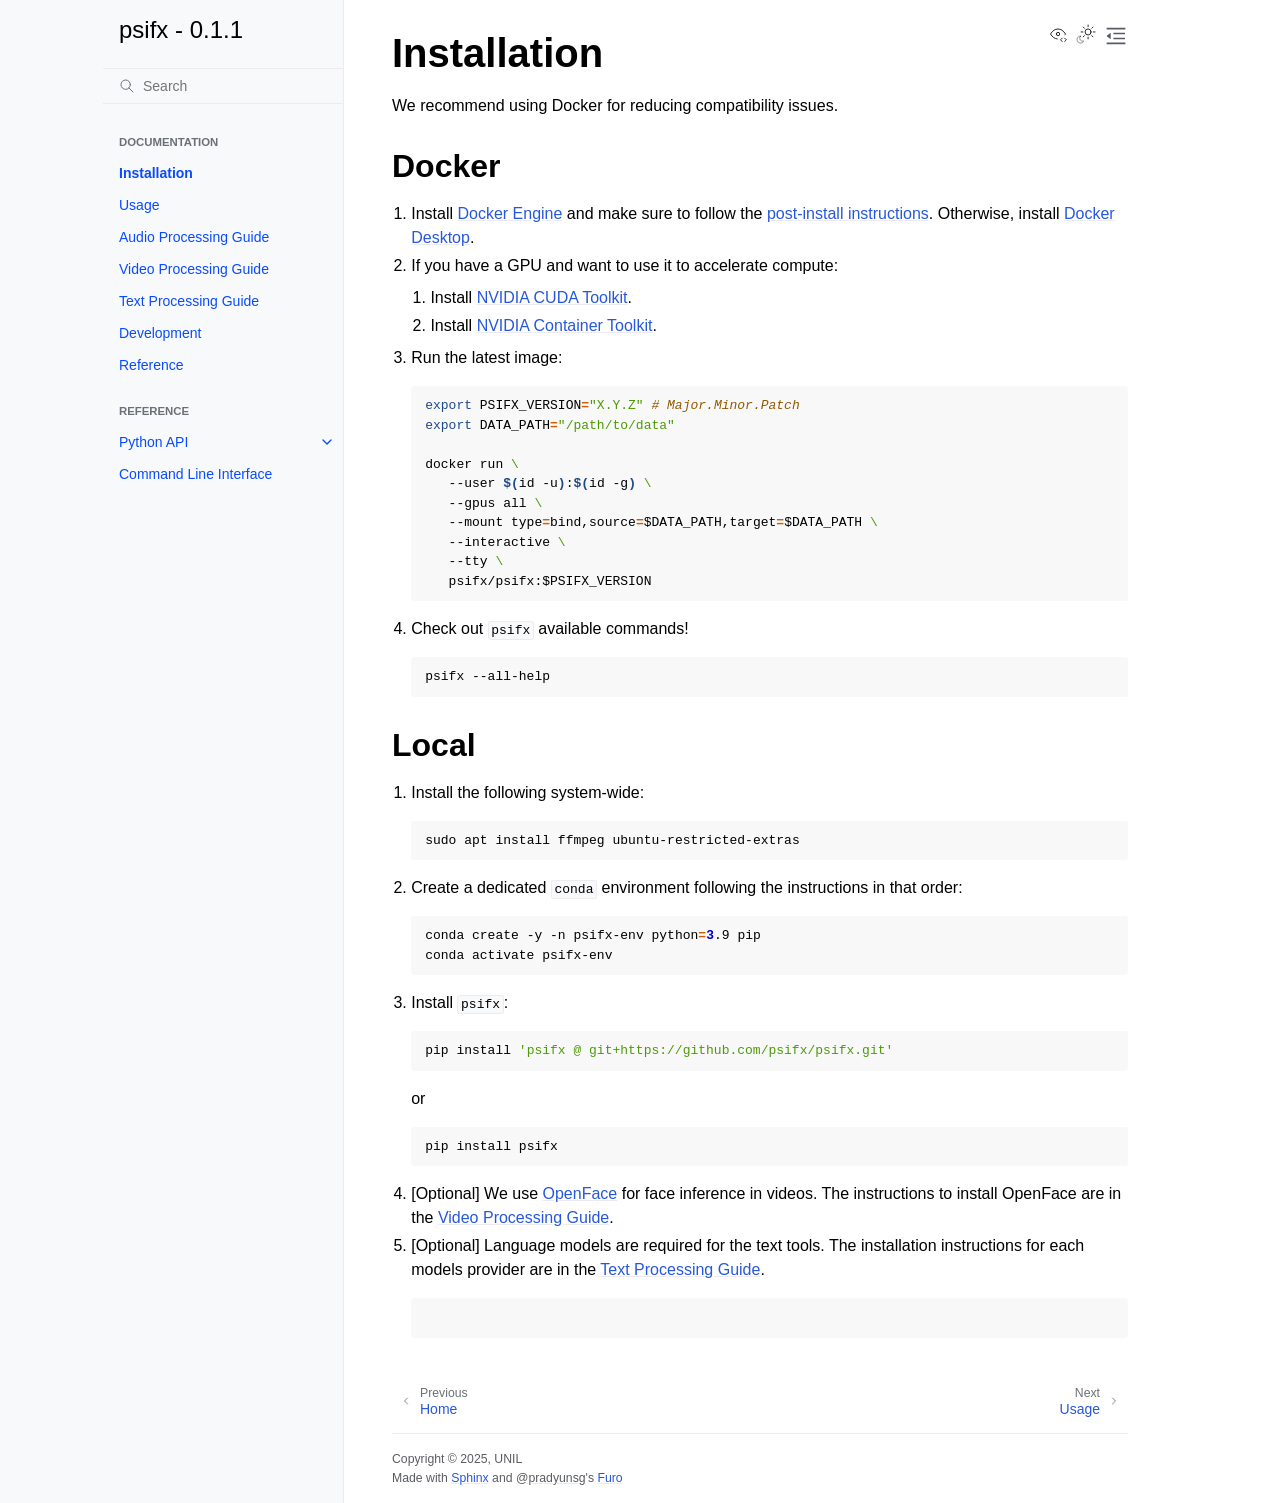
<file: _build/html/pages/installation.html>
<!doctype html>
<html class="no-js" lang="en" data-content_root="../">
  <head><meta charset="utf-8"/>
    <meta name="viewport" content="width=device-width,initial-scale=1"/>
    <meta name="color-scheme" content="light dark"><meta name="viewport" content="width=device-width, initial-scale=1" />
<link rel="index" title="Index" href="../genindex.html" /><link rel="search" title="Search" href="../search.html" /><link rel="next" title="Usage" href="usage.html" /><link rel="prev" title="psifx - 0.1.1" href="../index.html" />

    <link rel="shortcut icon" href="https://emoji.aranja.com/static/emoji-data/img-apple-160/1f9d0.png"/><!-- Generated with Sphinx 8.2.3 and Furo 2024.08.06 -->
        <title>Installation - psifx - 0.1.1</title>
      <link rel="stylesheet" type="text/css" href="../_static/pygments.css?v=8f2a1f02" />
    <link rel="stylesheet" type="text/css" href="../_static/styles/furo.css?v=354aac6f" />
    <link rel="stylesheet" type="text/css" href="../_static/copybutton.css?v=76b2166b" />
    <link rel="stylesheet" type="text/css" href="../_static/styles/furo-extensions.css?v=302659d7" />
    <link rel="stylesheet" type="text/css" href="../_static/css/custom.css?v=8931a844" />
    
    


<style>
  body {
    --color-code-background: #f8f8f8;
  --color-code-foreground: black;
  
  }
  @media not print {
    body[data-theme="dark"] {
      --color-code-background: #0d1117;
  --color-code-foreground: #e6edf3;
  --color-background-primary: #1f2226;
  
    }
    @media (prefers-color-scheme: dark) {
      body:not([data-theme="light"]) {
        --color-code-background: #0d1117;
  --color-code-foreground: #e6edf3;
  --color-background-primary: #1f2226;
  
      }
    }
  }
</style></head>
  <body>
    
    <script>
      document.body.dataset.theme = localStorage.getItem("theme") || "auto";
    </script>
    

<svg xmlns="http://www.w3.org/2000/svg" style="display: none;">
  <symbol id="svg-toc" viewBox="0 0 24 24">
    <title>Contents</title>
    <svg stroke="currentColor" fill="currentColor" stroke-width="0" viewBox="0 0 1024 1024">
      <path d="M408 442h480c4.4 0 8-3.6 8-8v-56c0-4.4-3.6-8-8-8H408c-4.4 0-8 3.6-8 8v56c0 4.4 3.6 8 8 8zm-8 204c0 4.4 3.6 8 8 8h480c4.4 0 8-3.6 8-8v-56c0-4.4-3.6-8-8-8H408c-4.4 0-8 3.6-8 8v56zm504-486H120c-4.4 0-8 3.6-8 8v56c0 4.4 3.6 8 8 8h784c4.4 0 8-3.6 8-8v-56c0-4.4-3.6-8-8-8zm0 632H120c-4.4 0-8 3.6-8 8v56c0 4.4 3.6 8 8 8h784c4.4 0 8-3.6 8-8v-56c0-4.4-3.6-8-8-8zM115.4 518.9L271.7 642c5.8 4.6 14.4.5 14.4-6.9V388.9c0-7.4-8.5-11.5-14.4-6.9L115.4 505.1a8.74 8.74 0 0 0 0 13.8z"/>
    </svg>
  </symbol>
  <symbol id="svg-menu" viewBox="0 0 24 24">
    <title>Menu</title>
    <svg xmlns="http://www.w3.org/2000/svg" viewBox="0 0 24 24" fill="none" stroke="currentColor"
      stroke-width="2" stroke-linecap="round" stroke-linejoin="round" class="feather-menu">
      <line x1="3" y1="12" x2="21" y2="12"></line>
      <line x1="3" y1="6" x2="21" y2="6"></line>
      <line x1="3" y1="18" x2="21" y2="18"></line>
    </svg>
  </symbol>
  <symbol id="svg-arrow-right" viewBox="0 0 24 24">
    <title>Expand</title>
    <svg xmlns="http://www.w3.org/2000/svg" viewBox="0 0 24 24" fill="none" stroke="currentColor"
      stroke-width="2" stroke-linecap="round" stroke-linejoin="round" class="feather-chevron-right">
      <polyline points="9 18 15 12 9 6"></polyline>
    </svg>
  </symbol>
  <symbol id="svg-sun" viewBox="0 0 24 24">
    <title>Light mode</title>
    <svg xmlns="http://www.w3.org/2000/svg" viewBox="0 0 24 24" fill="none" stroke="currentColor"
      stroke-width="1" stroke-linecap="round" stroke-linejoin="round" class="feather-sun">
      <circle cx="12" cy="12" r="5"></circle>
      <line x1="12" y1="1" x2="12" y2="3"></line>
      <line x1="12" y1="21" x2="12" y2="23"></line>
      <line x1="4.22" y1="4.22" x2="5.64" y2="5.64"></line>
      <line x1="18.36" y1="18.36" x2="19.78" y2="19.78"></line>
      <line x1="1" y1="12" x2="3" y2="12"></line>
      <line x1="21" y1="12" x2="23" y2="12"></line>
      <line x1="4.22" y1="19.78" x2="5.64" y2="18.36"></line>
      <line x1="18.36" y1="5.64" x2="19.78" y2="4.22"></line>
    </svg>
  </symbol>
  <symbol id="svg-moon" viewBox="0 0 24 24">
    <title>Dark mode</title>
    <svg xmlns="http://www.w3.org/2000/svg" viewBox="0 0 24 24" fill="none" stroke="currentColor"
      stroke-width="1" stroke-linecap="round" stroke-linejoin="round" class="icon-tabler-moon">
      <path stroke="none" d="M0 0h24v24H0z" fill="none" />
      <path d="M12 3c.132 0 .263 0 .393 0a7.5 7.5 0 0 0 7.92 12.446a9 9 0 1 1 -8.313 -12.454z" />
    </svg>
  </symbol>
  <symbol id="svg-sun-with-moon" viewBox="0 0 24 24">
    <title>Auto light/dark, in light mode</title>
    <svg xmlns="http://www.w3.org/2000/svg" viewBox="0 0 24 24" fill="none" stroke="currentColor"
      stroke-width="1" stroke-linecap="round" stroke-linejoin="round"
      class="icon-custom-derived-from-feather-sun-and-tabler-moon">
      <path style="opacity: 50%" d="M 5.411 14.504 C 5.471 14.504 5.532 14.504 5.591 14.504 C 3.639 16.319 4.383 19.569 6.931 20.352 C 7.693 20.586 8.512 20.551 9.25 20.252 C 8.023 23.207 4.056 23.725 2.11 21.184 C 0.166 18.642 1.702 14.949 4.874 14.536 C 5.051 14.512 5.231 14.5 5.411 14.5 L 5.411 14.504 Z"/>
      <line x1="14.5" y1="3.25" x2="14.5" y2="1.25"/>
      <line x1="14.5" y1="15.85" x2="14.5" y2="17.85"/>
      <line x1="10.044" y1="5.094" x2="8.63" y2="3.68"/>
      <line x1="19" y1="14.05" x2="20.414" y2="15.464"/>
      <line x1="8.2" y1="9.55" x2="6.2" y2="9.55"/>
      <line x1="20.8" y1="9.55" x2="22.8" y2="9.55"/>
      <line x1="10.044" y1="14.006" x2="8.63" y2="15.42"/>
      <line x1="19" y1="5.05" x2="20.414" y2="3.636"/>
      <circle cx="14.5" cy="9.55" r="3.6"/>
    </svg>
  </symbol>
  <symbol id="svg-moon-with-sun" viewBox="0 0 24 24">
    <title>Auto light/dark, in dark mode</title>
    <svg xmlns="http://www.w3.org/2000/svg" viewBox="0 0 24 24" fill="none" stroke="currentColor"
      stroke-width="1" stroke-linecap="round" stroke-linejoin="round"
      class="icon-custom-derived-from-feather-sun-and-tabler-moon">
      <path d="M 8.282 7.007 C 8.385 7.007 8.494 7.007 8.595 7.007 C 5.18 10.184 6.481 15.869 10.942 17.24 C 12.275 17.648 13.706 17.589 15 17.066 C 12.851 22.236 5.91 23.143 2.505 18.696 C -0.897 14.249 1.791 7.786 7.342 7.063 C 7.652 7.021 7.965 7 8.282 7 L 8.282 7.007 Z"/>
      <line style="opacity: 50%" x1="18" y1="3.705" x2="18" y2="2.5"/>
      <line style="opacity: 50%" x1="18" y1="11.295" x2="18" y2="12.5"/>
      <line style="opacity: 50%" x1="15.316" y1="4.816" x2="14.464" y2="3.964"/>
      <line style="opacity: 50%" x1="20.711" y1="10.212" x2="21.563" y2="11.063"/>
      <line style="opacity: 50%" x1="14.205" y1="7.5" x2="13.001" y2="7.5"/>
      <line style="opacity: 50%" x1="21.795" y1="7.5" x2="23" y2="7.5"/>
      <line style="opacity: 50%" x1="15.316" y1="10.184" x2="14.464" y2="11.036"/>
      <line style="opacity: 50%" x1="20.711" y1="4.789" x2="21.563" y2="3.937"/>
      <circle style="opacity: 50%" cx="18" cy="7.5" r="2.169"/>
    </svg>
  </symbol>
  <symbol id="svg-pencil" viewBox="0 0 24 24">
    <svg xmlns="http://www.w3.org/2000/svg" viewBox="0 0 24 24" fill="none" stroke="currentColor"
      stroke-width="1" stroke-linecap="round" stroke-linejoin="round" class="icon-tabler-pencil-code">
      <path d="M4 20h4l10.5 -10.5a2.828 2.828 0 1 0 -4 -4l-10.5 10.5v4" />
      <path d="M13.5 6.5l4 4" />
      <path d="M20 21l2 -2l-2 -2" />
      <path d="M17 17l-2 2l2 2" />
    </svg>
  </symbol>
  <symbol id="svg-eye" viewBox="0 0 24 24">
    <svg xmlns="http://www.w3.org/2000/svg" viewBox="0 0 24 24" fill="none" stroke="currentColor"
      stroke-width="1" stroke-linecap="round" stroke-linejoin="round" class="icon-tabler-eye-code">
      <path stroke="none" d="M0 0h24v24H0z" fill="none" />
      <path d="M10 12a2 2 0 1 0 4 0a2 2 0 0 0 -4 0" />
      <path
        d="M11.11 17.958c-3.209 -.307 -5.91 -2.293 -8.11 -5.958c2.4 -4 5.4 -6 9 -6c3.6 0 6.6 2 9 6c-.21 .352 -.427 .688 -.647 1.008" />
      <path d="M20 21l2 -2l-2 -2" />
      <path d="M17 17l-2 2l2 2" />
    </svg>
  </symbol>
</svg>

<input type="checkbox" class="sidebar-toggle" name="__navigation" id="__navigation">
<input type="checkbox" class="sidebar-toggle" name="__toc" id="__toc">
<label class="overlay sidebar-overlay" for="__navigation">
  <div class="visually-hidden">Hide navigation sidebar</div>
</label>
<label class="overlay toc-overlay" for="__toc">
  <div class="visually-hidden">Hide table of contents sidebar</div>
</label>

<a class="skip-to-content muted-link" href="#furo-main-content">Skip to content</a>



<div class="page">
  <header class="mobile-header">
    <div class="header-left">
      <label class="nav-overlay-icon" for="__navigation">
        <div class="visually-hidden">Toggle site navigation sidebar</div>
        <i class="icon"><svg><use href="#svg-menu"></use></svg></i>
      </label>
    </div>
    <div class="header-center">
      <a href="../index.html"><div class="brand">psifx - 0.1.1</div></a>
    </div>
    <div class="header-right">
      <div class="theme-toggle-container theme-toggle-header">
        <button class="theme-toggle">
          <div class="visually-hidden">Toggle Light / Dark / Auto color theme</div>
          <svg class="theme-icon-when-auto-light"><use href="#svg-sun-with-moon"></use></svg>
          <svg class="theme-icon-when-auto-dark"><use href="#svg-moon-with-sun"></use></svg>
          <svg class="theme-icon-when-dark"><use href="#svg-moon"></use></svg>
          <svg class="theme-icon-when-light"><use href="#svg-sun"></use></svg>
        </button>
      </div>
      <label class="toc-overlay-icon toc-header-icon" for="__toc">
        <div class="visually-hidden">Toggle table of contents sidebar</div>
        <i class="icon"><svg><use href="#svg-toc"></use></svg></i>
      </label>
    </div>
  </header>
  <aside class="sidebar-drawer">
    <div class="sidebar-container">
      
      <div class="sidebar-sticky"><a class="sidebar-brand" href="../index.html">
  
  
  <span class="sidebar-brand-text">psifx - 0.1.1</span>
  
</a><form class="sidebar-search-container" method="get" action="../search.html" role="search">
  <input class="sidebar-search" placeholder="Search" name="q" aria-label="Search">
  <input type="hidden" name="check_keywords" value="yes">
  <input type="hidden" name="area" value="default">
</form>
<div id="searchbox"></div><div class="sidebar-scroll"><div class="sidebar-tree">
  <p class="caption" role="heading"><span class="caption-text">Documentation</span></p>
<ul class="current">
<li class="toctree-l1 current current-page"><a class="current reference internal" href="#">Installation</a></li>
<li class="toctree-l1"><a class="reference internal" href="usage.html">Usage</a></li>
<li class="toctree-l1"><a class="reference internal" href="audio.html">Audio Processing Guide</a></li>
<li class="toctree-l1"><a class="reference internal" href="video.html">Video Processing Guide</a></li>
<li class="toctree-l1"><a class="reference internal" href="text.html">Text Processing Guide</a></li>
<li class="toctree-l1"><a class="reference internal" href="development.html">Development</a></li>
<li class="toctree-l1"><a class="reference internal" href="bibliography.html">Reference</a></li>
</ul>
<p class="caption" role="heading"><span class="caption-text">Reference</span></p>
<ul>
<li class="toctree-l1 has-children"><a class="reference internal" href="../reference/api.html">Python API</a><input class="toctree-checkbox" id="toctree-checkbox-1" name="toctree-checkbox-1" role="switch" type="checkbox"/><label for="toctree-checkbox-1"><div class="visually-hidden">Toggle navigation of Python API</div><i class="icon"><svg><use href="#svg-arrow-right"></use></svg></i></label><ul>
<li class="toctree-l2 has-children"><a class="reference internal" href="../reference/generated/psifx.html">psifx</a><input class="toctree-checkbox" id="toctree-checkbox-2" name="toctree-checkbox-2" role="switch" type="checkbox"/><label for="toctree-checkbox-2"><div class="visually-hidden">Toggle navigation of psifx</div><i class="icon"><svg><use href="#svg-arrow-right"></use></svg></i></label><ul>
<li class="toctree-l3"><a class="reference internal" href="../reference/generated/io.html">io</a></li>
</ul>
</li>
</ul>
</li>
<li class="toctree-l1"><a class="reference internal" href="../reference/cli.html">Command Line Interface</a></li>
</ul>

</div>
</div>

      </div>
      
    </div>
  </aside>
  <div class="main">
    <div class="content">
      <div class="article-container">
        <a href="#" class="back-to-top muted-link">
          <svg xmlns="http://www.w3.org/2000/svg" viewBox="0 0 24 24">
            <path d="M13 20h-2V8l-5.5 5.5-1.42-1.42L12 4.16l7.92 7.92-1.42 1.42L13 8v12z"></path>
          </svg>
          <span>Back to top</span>
        </a>
        <div class="content-icon-container">
          <div class="view-this-page">
  <a class="muted-link" href="../_sources/pages/installation.md.txt" title="View this page">
    <svg><use href="#svg-eye"></use></svg>
    <span class="visually-hidden">View this page</span>
  </a>
</div>
<div class="theme-toggle-container theme-toggle-content">
            <button class="theme-toggle">
              <div class="visually-hidden">Toggle Light / Dark / Auto color theme</div>
              <svg class="theme-icon-when-auto-light"><use href="#svg-sun-with-moon"></use></svg>
              <svg class="theme-icon-when-auto-dark"><use href="#svg-moon-with-sun"></use></svg>
              <svg class="theme-icon-when-dark"><use href="#svg-moon"></use></svg>
              <svg class="theme-icon-when-light"><use href="#svg-sun"></use></svg>
            </button>
          </div>
          <label class="toc-overlay-icon toc-content-icon" for="__toc">
            <div class="visually-hidden">Toggle table of contents sidebar</div>
            <i class="icon"><svg><use href="#svg-toc"></use></svg></i>
          </label>
        </div>
        <article role="main" id="furo-main-content">
          <section id="installation">
<h1>Installation<a class="headerlink" href="#installation" title="Link to this heading">¶</a></h1>
<p>We recommend using Docker for reducing compatibility issues.</p>
<section id="docker">
<h2>Docker<a class="headerlink" href="#docker" title="Link to this heading">¶</a></h2>
<ol class="arabic">
<li><p>Install <a class="reference external" href="https://docs.docker.com/engine/install/#server">Docker Engine</a> and make sure to follow
the <a class="reference external" href="https://docs.docker.com/engine/install/linux-postinstall/">post-install instructions</a>. Otherwise,
install <a class="reference external" href="https://docs.docker.com/desktop/">Docker Desktop</a>.</p></li>
<li><p>If you have a GPU and want to use it to accelerate compute:</p>
<ol class="arabic simple">
<li><p>Install <a class="reference external" href="https://developer.nvidia.com/cuda-downloads">NVIDIA CUDA Toolkit</a>.</p></li>
<li><p>Install <a class="reference external" href="https://docs.nvidia.com/datacenter/cloud-native/container-toolkit/latest/index.html">NVIDIA Container Toolkit</a>.</p></li>
</ol>
</li>
<li><p>Run the latest image:</p>
<div class="highlight-bash notranslate"><div class="highlight"><pre><span></span><span class="nb">export</span><span class="w"> </span><span class="nv">PSIFX_VERSION</span><span class="o">=</span><span class="s2">&quot;X.Y.Z&quot;</span><span class="w"> </span><span class="c1"># Major.Minor.Patch</span>
<span class="nb">export</span><span class="w"> </span><span class="nv">DATA_PATH</span><span class="o">=</span><span class="s2">&quot;/path/to/data&quot;</span><span class="w"> </span>

docker<span class="w"> </span>run<span class="w"> </span><span class="se">\</span>
<span class="w">   </span>--user<span class="w"> </span><span class="k">$(</span>id<span class="w"> </span>-u<span class="k">)</span>:<span class="k">$(</span>id<span class="w"> </span>-g<span class="k">)</span><span class="w"> </span><span class="se">\</span>
<span class="w">   </span>--gpus<span class="w"> </span>all<span class="w"> </span><span class="se">\</span>
<span class="w">   </span>--mount<span class="w"> </span><span class="nv">type</span><span class="o">=</span>bind,source<span class="o">=</span><span class="nv">$DATA_PATH</span>,target<span class="o">=</span><span class="nv">$DATA_PATH</span><span class="w"> </span><span class="se">\</span>
<span class="w">   </span>--interactive<span class="w"> </span><span class="se">\</span>
<span class="w">   </span>--tty<span class="w"> </span><span class="se">\</span>
<span class="w">   </span>psifx/psifx:<span class="nv">$PSIFX_VERSION</span>
</pre></div>
</div>
</li>
<li><p>Check out <code class="docutils literal notranslate"><span class="pre">psifx</span></code> available commands!</p>
<div class="highlight-bash notranslate"><div class="highlight"><pre><span></span>psifx<span class="w"> </span>--all-help
</pre></div>
</div>
</li>
</ol>
</section>
<section id="local">
<h2>Local<a class="headerlink" href="#local" title="Link to this heading">¶</a></h2>
<ol class="arabic">
<li><p>Install the following system-wide:</p>
<div class="highlight-bash notranslate"><div class="highlight"><pre><span></span>sudo<span class="w"> </span>apt<span class="w"> </span>install<span class="w"> </span>ffmpeg<span class="w"> </span>ubuntu-restricted-extras
</pre></div>
</div>
</li>
<li><p>Create a dedicated <code class="docutils literal notranslate"><span class="pre">conda</span></code> environment following the instructions in that order:</p>
<div class="highlight-bash notranslate"><div class="highlight"><pre><span></span>conda<span class="w"> </span>create<span class="w"> </span>-y<span class="w"> </span>-n<span class="w"> </span>psifx-env<span class="w"> </span><span class="nv">python</span><span class="o">=</span><span class="m">3</span>.9<span class="w"> </span>pip
conda<span class="w"> </span>activate<span class="w"> </span>psifx-env
</pre></div>
</div>
</li>
<li><p>Install <code class="docutils literal notranslate"><span class="pre">psifx</span></code>:</p>
<div class="highlight-bash notranslate"><div class="highlight"><pre><span></span>pip<span class="w"> </span>install<span class="w"> </span><span class="s1">&#39;psifx @ git+https://github.com/psifx/psifx.git&#39;</span>
</pre></div>
</div>
<p>or</p>
<div class="highlight-bash notranslate"><div class="highlight"><pre><span></span>pip<span class="w"> </span>install<span class="w"> </span>psifx
</pre></div>
</div>
</li>
<li><p>[Optional] We use <a class="reference external" href="https://github.com/TadasBaltrusaitis/OpenFace">OpenFace</a> for face inference in videos. The instructions to install OpenFace are in the <a class="reference internal" href="video.html#requirements"><span class="std std-ref">Video Processing Guide</span></a>.</p></li>
<li><p>[Optional] Language models are required for the text tools. The installation instructions for each models provider are in the <a class="reference internal" href="text.html#requirements"><span class="std std-ref">Text Processing Guide</span></a>.</p>
<div class="highlight-default notranslate"><div class="highlight"><pre><span></span>
</pre></div>
</div>
</li>
</ol>
</section>
</section>

        </article>
      </div>
      <footer>
        
        <div class="related-pages">
          <a class="next-page" href="usage.html">
              <div class="page-info">
                <div class="context">
                  <span>Next</span>
                </div>
                <div class="title">Usage</div>
              </div>
              <svg class="furo-related-icon"><use href="#svg-arrow-right"></use></svg>
            </a>
          <a class="prev-page" href="../index.html">
              <svg class="furo-related-icon"><use href="#svg-arrow-right"></use></svg>
              <div class="page-info">
                <div class="context">
                  <span>Previous</span>
                </div>
                
                <div class="title">Home</div>
                
              </div>
            </a>
        </div>
        <div class="bottom-of-page">
          <div class="left-details">
            <div class="copyright">
                Copyright &#169; 2025, UNIL
            </div>
            Made with <a href="https://www.sphinx-doc.org/">Sphinx</a> and <a class="muted-link" href="https://pradyunsg.me">@pradyunsg</a>'s
            
            <a href="https://github.com/pradyunsg/furo">Furo</a>
            
          </div>
          <div class="right-details">
            
          </div>
        </div>
        
      </footer>
    </div>
    <aside class="toc-drawer">
      
      
      <div class="toc-sticky toc-scroll">
        <div class="toc-title-container">
          <span class="toc-title">
            On this page
          </span>
        </div>
        <div class="toc-tree-container">
          <div class="toc-tree">
            <ul>
<li><a class="reference internal" href="#">Installation</a><ul>
<li><a class="reference internal" href="#docker">Docker</a></li>
<li><a class="reference internal" href="#local">Local</a></li>
</ul>
</li>
</ul>

          </div>
        </div>
      </div>
      
      
    </aside>
  </div>
</div><script src="../_static/documentation_options.js?v=a58bc63e"></script>
    <script src="../_static/doctools.js?v=9bcbadda"></script>
    <script src="../_static/sphinx_highlight.js?v=dc90522c"></script>
    <script src="../_static/scripts/furo.js?v=5fa4622c"></script>
    <script src="../_static/clipboard.min.js?v=a7894cd8"></script>
    <script src="../_static/copybutton.js?v=f281be69"></script>
    </body>
</html>
</file>
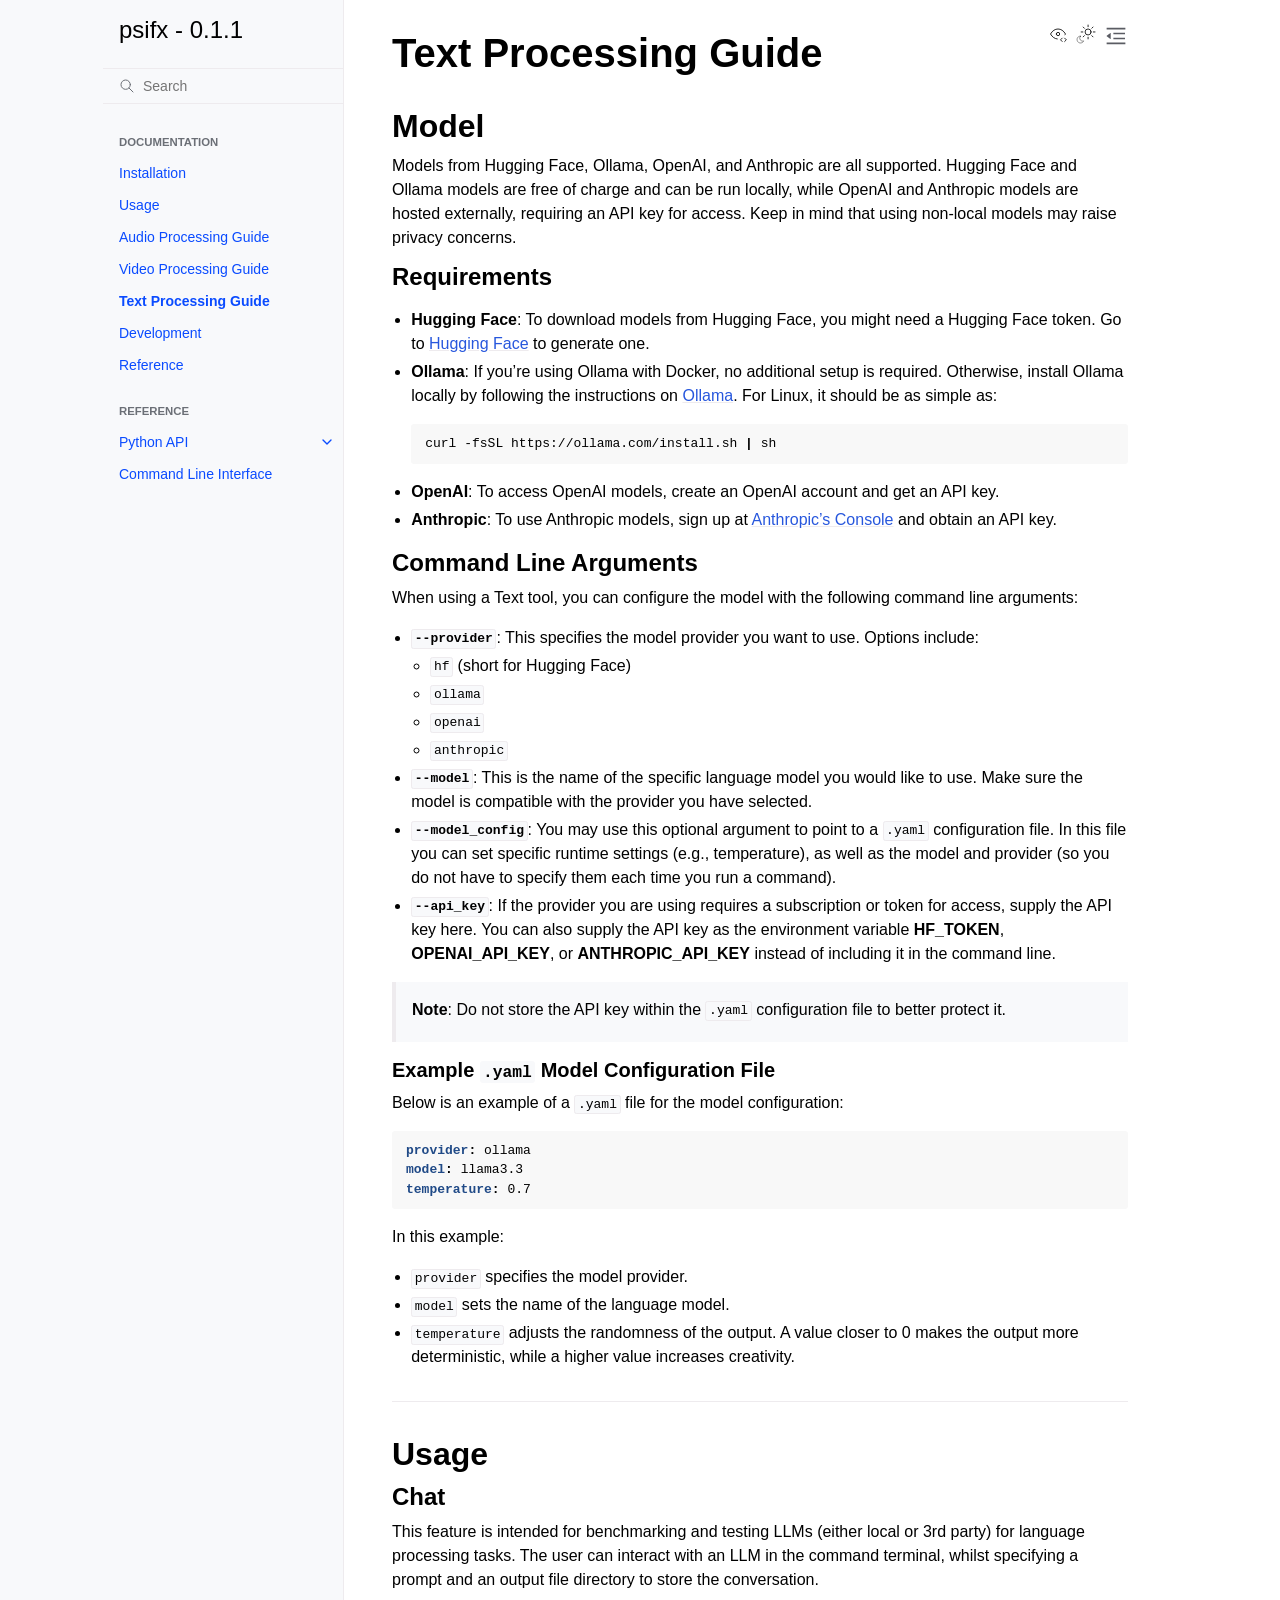
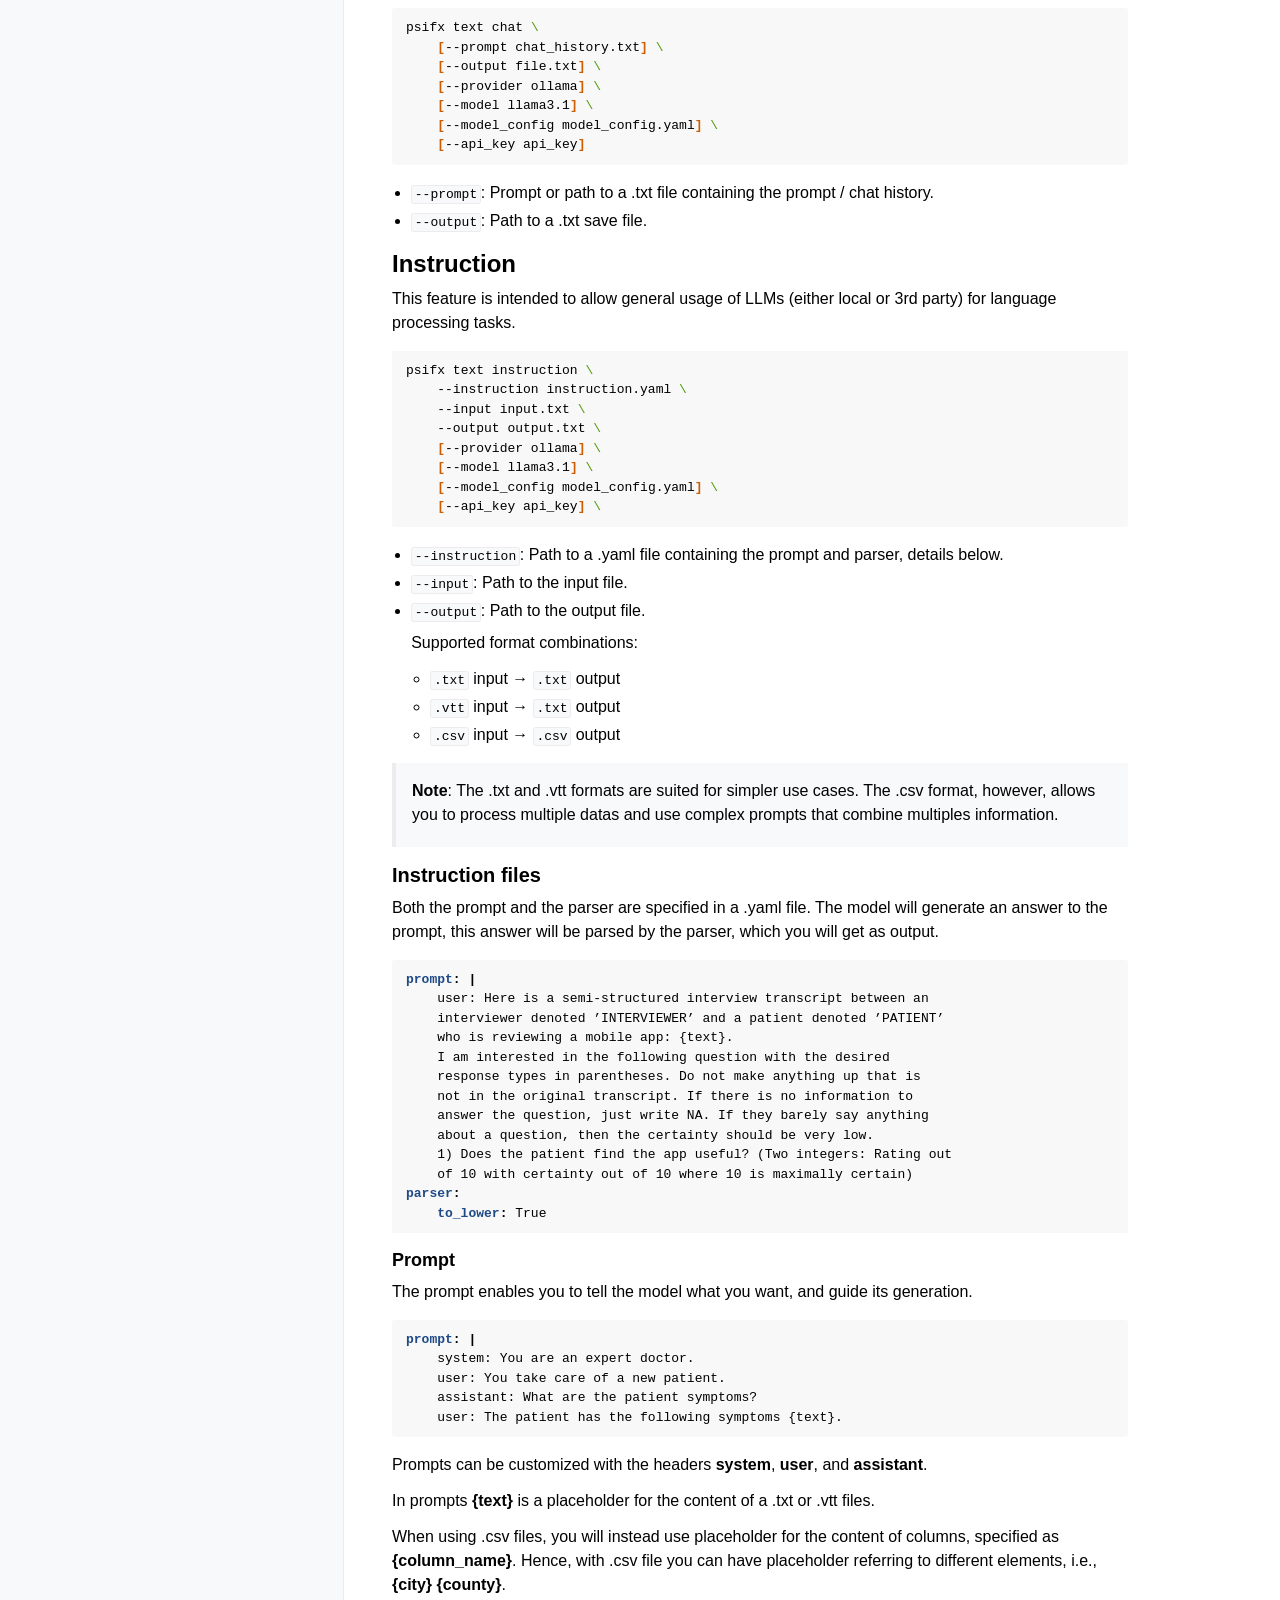
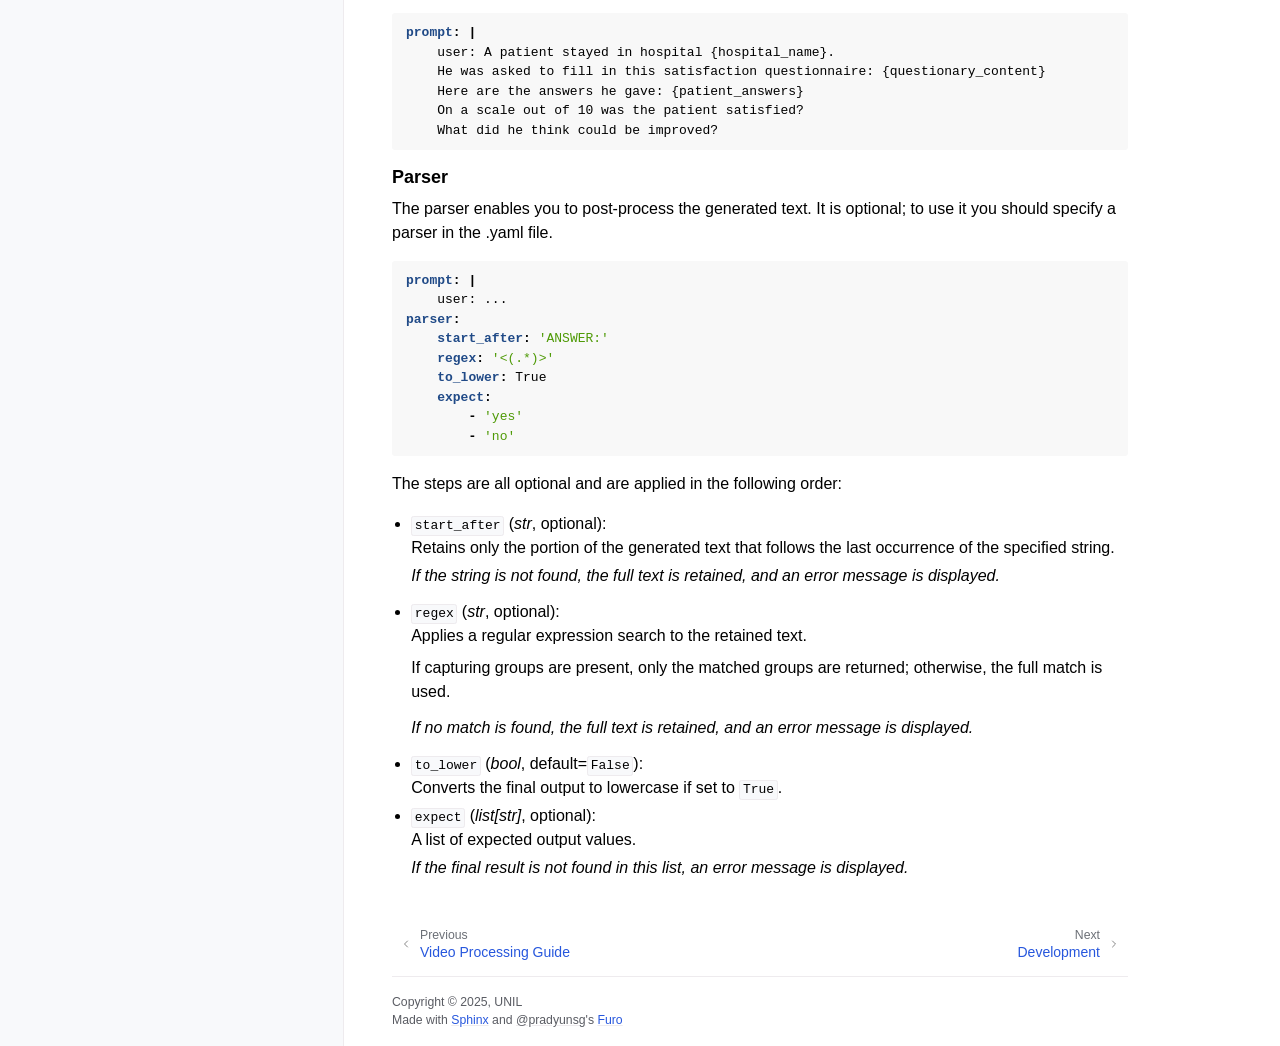
<file: _build/html/pages/text.html>
<!doctype html>
<html class="no-js" lang="en" data-content_root="../">
  <head><meta charset="utf-8"/>
    <meta name="viewport" content="width=device-width,initial-scale=1"/>
    <meta name="color-scheme" content="light dark"><meta name="viewport" content="width=device-width, initial-scale=1" />
<link rel="index" title="Index" href="../genindex.html" /><link rel="search" title="Search" href="../search.html" /><link rel="next" title="Development" href="development.html" /><link rel="prev" title="Video Processing Guide" href="video.html" />

    <link rel="shortcut icon" href="https://emoji.aranja.com/static/emoji-data/img-apple-160/1f9d0.png"/><!-- Generated with Sphinx 8.2.3 and Furo 2024.08.06 -->
        <title>Text Processing Guide - psifx - 0.1.1</title>
      <link rel="stylesheet" type="text/css" href="../_static/pygments.css?v=8f2a1f02" />
    <link rel="stylesheet" type="text/css" href="../_static/styles/furo.css?v=354aac6f" />
    <link rel="stylesheet" type="text/css" href="../_static/copybutton.css?v=76b2166b" />
    <link rel="stylesheet" type="text/css" href="../_static/styles/furo-extensions.css?v=302659d7" />
    <link rel="stylesheet" type="text/css" href="../_static/css/custom.css?v=8931a844" />
    
    


<style>
  body {
    --color-code-background: #f8f8f8;
  --color-code-foreground: black;
  
  }
  @media not print {
    body[data-theme="dark"] {
      --color-code-background: #0d1117;
  --color-code-foreground: #e6edf3;
  --color-background-primary: #1f2226;
  
    }
    @media (prefers-color-scheme: dark) {
      body:not([data-theme="light"]) {
        --color-code-background: #0d1117;
  --color-code-foreground: #e6edf3;
  --color-background-primary: #1f2226;
  
      }
    }
  }
</style></head>
  <body>
    
    <script>
      document.body.dataset.theme = localStorage.getItem("theme") || "auto";
    </script>
    

<svg xmlns="http://www.w3.org/2000/svg" style="display: none;">
  <symbol id="svg-toc" viewBox="0 0 24 24">
    <title>Contents</title>
    <svg stroke="currentColor" fill="currentColor" stroke-width="0" viewBox="0 0 1024 1024">
      <path d="M408 442h480c4.4 0 8-3.6 8-8v-56c0-4.4-3.6-8-8-8H408c-4.4 0-8 3.6-8 8v56c0 4.4 3.6 8 8 8zm-8 204c0 4.4 3.6 8 8 8h480c4.4 0 8-3.6 8-8v-56c0-4.4-3.6-8-8-8H408c-4.4 0-8 3.6-8 8v56zm504-486H120c-4.4 0-8 3.6-8 8v56c0 4.4 3.6 8 8 8h784c4.4 0 8-3.6 8-8v-56c0-4.4-3.6-8-8-8zm0 632H120c-4.4 0-8 3.6-8 8v56c0 4.4 3.6 8 8 8h784c4.4 0 8-3.6 8-8v-56c0-4.4-3.6-8-8-8zM115.4 518.9L271.7 642c5.8 4.6 14.4.5 14.4-6.9V388.9c0-7.4-8.5-11.5-14.4-6.9L115.4 505.1a8.74 8.74 0 0 0 0 13.8z"/>
    </svg>
  </symbol>
  <symbol id="svg-menu" viewBox="0 0 24 24">
    <title>Menu</title>
    <svg xmlns="http://www.w3.org/2000/svg" viewBox="0 0 24 24" fill="none" stroke="currentColor"
      stroke-width="2" stroke-linecap="round" stroke-linejoin="round" class="feather-menu">
      <line x1="3" y1="12" x2="21" y2="12"></line>
      <line x1="3" y1="6" x2="21" y2="6"></line>
      <line x1="3" y1="18" x2="21" y2="18"></line>
    </svg>
  </symbol>
  <symbol id="svg-arrow-right" viewBox="0 0 24 24">
    <title>Expand</title>
    <svg xmlns="http://www.w3.org/2000/svg" viewBox="0 0 24 24" fill="none" stroke="currentColor"
      stroke-width="2" stroke-linecap="round" stroke-linejoin="round" class="feather-chevron-right">
      <polyline points="9 18 15 12 9 6"></polyline>
    </svg>
  </symbol>
  <symbol id="svg-sun" viewBox="0 0 24 24">
    <title>Light mode</title>
    <svg xmlns="http://www.w3.org/2000/svg" viewBox="0 0 24 24" fill="none" stroke="currentColor"
      stroke-width="1" stroke-linecap="round" stroke-linejoin="round" class="feather-sun">
      <circle cx="12" cy="12" r="5"></circle>
      <line x1="12" y1="1" x2="12" y2="3"></line>
      <line x1="12" y1="21" x2="12" y2="23"></line>
      <line x1="4.22" y1="4.22" x2="5.64" y2="5.64"></line>
      <line x1="18.36" y1="18.36" x2="19.78" y2="19.78"></line>
      <line x1="1" y1="12" x2="3" y2="12"></line>
      <line x1="21" y1="12" x2="23" y2="12"></line>
      <line x1="4.22" y1="19.78" x2="5.64" y2="18.36"></line>
      <line x1="18.36" y1="5.64" x2="19.78" y2="4.22"></line>
    </svg>
  </symbol>
  <symbol id="svg-moon" viewBox="0 0 24 24">
    <title>Dark mode</title>
    <svg xmlns="http://www.w3.org/2000/svg" viewBox="0 0 24 24" fill="none" stroke="currentColor"
      stroke-width="1" stroke-linecap="round" stroke-linejoin="round" class="icon-tabler-moon">
      <path stroke="none" d="M0 0h24v24H0z" fill="none" />
      <path d="M12 3c.132 0 .263 0 .393 0a7.5 7.5 0 0 0 7.92 12.446a9 9 0 1 1 -8.313 -12.454z" />
    </svg>
  </symbol>
  <symbol id="svg-sun-with-moon" viewBox="0 0 24 24">
    <title>Auto light/dark, in light mode</title>
    <svg xmlns="http://www.w3.org/2000/svg" viewBox="0 0 24 24" fill="none" stroke="currentColor"
      stroke-width="1" stroke-linecap="round" stroke-linejoin="round"
      class="icon-custom-derived-from-feather-sun-and-tabler-moon">
      <path style="opacity: 50%" d="M 5.411 14.504 C 5.471 14.504 5.532 14.504 5.591 14.504 C 3.639 16.319 4.383 19.569 6.931 20.352 C 7.693 20.586 8.512 20.551 9.25 20.252 C 8.023 23.207 4.056 23.725 2.11 21.184 C 0.166 18.642 1.702 14.949 4.874 14.536 C 5.051 14.512 5.231 14.5 5.411 14.5 L 5.411 14.504 Z"/>
      <line x1="14.5" y1="3.25" x2="14.5" y2="1.25"/>
      <line x1="14.5" y1="15.85" x2="14.5" y2="17.85"/>
      <line x1="10.044" y1="5.094" x2="8.63" y2="3.68"/>
      <line x1="19" y1="14.05" x2="20.414" y2="15.464"/>
      <line x1="8.2" y1="9.55" x2="6.2" y2="9.55"/>
      <line x1="20.8" y1="9.55" x2="22.8" y2="9.55"/>
      <line x1="10.044" y1="14.006" x2="8.63" y2="15.42"/>
      <line x1="19" y1="5.05" x2="20.414" y2="3.636"/>
      <circle cx="14.5" cy="9.55" r="3.6"/>
    </svg>
  </symbol>
  <symbol id="svg-moon-with-sun" viewBox="0 0 24 24">
    <title>Auto light/dark, in dark mode</title>
    <svg xmlns="http://www.w3.org/2000/svg" viewBox="0 0 24 24" fill="none" stroke="currentColor"
      stroke-width="1" stroke-linecap="round" stroke-linejoin="round"
      class="icon-custom-derived-from-feather-sun-and-tabler-moon">
      <path d="M 8.282 7.007 C 8.385 7.007 8.494 7.007 8.595 7.007 C 5.18 10.184 6.481 15.869 10.942 17.24 C 12.275 17.648 13.706 17.589 15 17.066 C 12.851 22.236 5.91 23.143 2.505 18.696 C -0.897 14.249 1.791 7.786 7.342 7.063 C 7.652 7.021 7.965 7 8.282 7 L 8.282 7.007 Z"/>
      <line style="opacity: 50%" x1="18" y1="3.705" x2="18" y2="2.5"/>
      <line style="opacity: 50%" x1="18" y1="11.295" x2="18" y2="12.5"/>
      <line style="opacity: 50%" x1="15.316" y1="4.816" x2="14.464" y2="3.964"/>
      <line style="opacity: 50%" x1="20.711" y1="10.212" x2="21.563" y2="11.063"/>
      <line style="opacity: 50%" x1="14.205" y1="7.5" x2="13.001" y2="7.5"/>
      <line style="opacity: 50%" x1="21.795" y1="7.5" x2="23" y2="7.5"/>
      <line style="opacity: 50%" x1="15.316" y1="10.184" x2="14.464" y2="11.036"/>
      <line style="opacity: 50%" x1="20.711" y1="4.789" x2="21.563" y2="3.937"/>
      <circle style="opacity: 50%" cx="18" cy="7.5" r="2.169"/>
    </svg>
  </symbol>
  <symbol id="svg-pencil" viewBox="0 0 24 24">
    <svg xmlns="http://www.w3.org/2000/svg" viewBox="0 0 24 24" fill="none" stroke="currentColor"
      stroke-width="1" stroke-linecap="round" stroke-linejoin="round" class="icon-tabler-pencil-code">
      <path d="M4 20h4l10.5 -10.5a2.828 2.828 0 1 0 -4 -4l-10.5 10.5v4" />
      <path d="M13.5 6.5l4 4" />
      <path d="M20 21l2 -2l-2 -2" />
      <path d="M17 17l-2 2l2 2" />
    </svg>
  </symbol>
  <symbol id="svg-eye" viewBox="0 0 24 24">
    <svg xmlns="http://www.w3.org/2000/svg" viewBox="0 0 24 24" fill="none" stroke="currentColor"
      stroke-width="1" stroke-linecap="round" stroke-linejoin="round" class="icon-tabler-eye-code">
      <path stroke="none" d="M0 0h24v24H0z" fill="none" />
      <path d="M10 12a2 2 0 1 0 4 0a2 2 0 0 0 -4 0" />
      <path
        d="M11.11 17.958c-3.209 -.307 -5.91 -2.293 -8.11 -5.958c2.4 -4 5.4 -6 9 -6c3.6 0 6.6 2 9 6c-.21 .352 -.427 .688 -.647 1.008" />
      <path d="M20 21l2 -2l-2 -2" />
      <path d="M17 17l-2 2l2 2" />
    </svg>
  </symbol>
</svg>

<input type="checkbox" class="sidebar-toggle" name="__navigation" id="__navigation">
<input type="checkbox" class="sidebar-toggle" name="__toc" id="__toc">
<label class="overlay sidebar-overlay" for="__navigation">
  <div class="visually-hidden">Hide navigation sidebar</div>
</label>
<label class="overlay toc-overlay" for="__toc">
  <div class="visually-hidden">Hide table of contents sidebar</div>
</label>

<a class="skip-to-content muted-link" href="#furo-main-content">Skip to content</a>



<div class="page">
  <header class="mobile-header">
    <div class="header-left">
      <label class="nav-overlay-icon" for="__navigation">
        <div class="visually-hidden">Toggle site navigation sidebar</div>
        <i class="icon"><svg><use href="#svg-menu"></use></svg></i>
      </label>
    </div>
    <div class="header-center">
      <a href="../index.html"><div class="brand">psifx - 0.1.1</div></a>
    </div>
    <div class="header-right">
      <div class="theme-toggle-container theme-toggle-header">
        <button class="theme-toggle">
          <div class="visually-hidden">Toggle Light / Dark / Auto color theme</div>
          <svg class="theme-icon-when-auto-light"><use href="#svg-sun-with-moon"></use></svg>
          <svg class="theme-icon-when-auto-dark"><use href="#svg-moon-with-sun"></use></svg>
          <svg class="theme-icon-when-dark"><use href="#svg-moon"></use></svg>
          <svg class="theme-icon-when-light"><use href="#svg-sun"></use></svg>
        </button>
      </div>
      <label class="toc-overlay-icon toc-header-icon" for="__toc">
        <div class="visually-hidden">Toggle table of contents sidebar</div>
        <i class="icon"><svg><use href="#svg-toc"></use></svg></i>
      </label>
    </div>
  </header>
  <aside class="sidebar-drawer">
    <div class="sidebar-container">
      
      <div class="sidebar-sticky"><a class="sidebar-brand" href="../index.html">
  
  
  <span class="sidebar-brand-text">psifx - 0.1.1</span>
  
</a><form class="sidebar-search-container" method="get" action="../search.html" role="search">
  <input class="sidebar-search" placeholder="Search" name="q" aria-label="Search">
  <input type="hidden" name="check_keywords" value="yes">
  <input type="hidden" name="area" value="default">
</form>
<div id="searchbox"></div><div class="sidebar-scroll"><div class="sidebar-tree">
  <p class="caption" role="heading"><span class="caption-text">Documentation</span></p>
<ul class="current">
<li class="toctree-l1"><a class="reference internal" href="installation.html">Installation</a></li>
<li class="toctree-l1"><a class="reference internal" href="usage.html">Usage</a></li>
<li class="toctree-l1"><a class="reference internal" href="audio.html">Audio Processing Guide</a></li>
<li class="toctree-l1"><a class="reference internal" href="video.html">Video Processing Guide</a></li>
<li class="toctree-l1 current current-page"><a class="current reference internal" href="#">Text Processing Guide</a></li>
<li class="toctree-l1"><a class="reference internal" href="development.html">Development</a></li>
<li class="toctree-l1"><a class="reference internal" href="bibliography.html">Reference</a></li>
</ul>
<p class="caption" role="heading"><span class="caption-text">Reference</span></p>
<ul>
<li class="toctree-l1 has-children"><a class="reference internal" href="../reference/api.html">Python API</a><input class="toctree-checkbox" id="toctree-checkbox-1" name="toctree-checkbox-1" role="switch" type="checkbox"/><label for="toctree-checkbox-1"><div class="visually-hidden">Toggle navigation of Python API</div><i class="icon"><svg><use href="#svg-arrow-right"></use></svg></i></label><ul>
<li class="toctree-l2 has-children"><a class="reference internal" href="../reference/generated/psifx.html">psifx</a><input class="toctree-checkbox" id="toctree-checkbox-2" name="toctree-checkbox-2" role="switch" type="checkbox"/><label for="toctree-checkbox-2"><div class="visually-hidden">Toggle navigation of psifx</div><i class="icon"><svg><use href="#svg-arrow-right"></use></svg></i></label><ul>
<li class="toctree-l3"><a class="reference internal" href="../reference/generated/io.html">io</a></li>
</ul>
</li>
</ul>
</li>
<li class="toctree-l1"><a class="reference internal" href="../reference/cli.html">Command Line Interface</a></li>
</ul>

</div>
</div>

      </div>
      
    </div>
  </aside>
  <div class="main">
    <div class="content">
      <div class="article-container">
        <a href="#" class="back-to-top muted-link">
          <svg xmlns="http://www.w3.org/2000/svg" viewBox="0 0 24 24">
            <path d="M13 20h-2V8l-5.5 5.5-1.42-1.42L12 4.16l7.92 7.92-1.42 1.42L13 8v12z"></path>
          </svg>
          <span>Back to top</span>
        </a>
        <div class="content-icon-container">
          <div class="view-this-page">
  <a class="muted-link" href="../_sources/pages/text.md.txt" title="View this page">
    <svg><use href="#svg-eye"></use></svg>
    <span class="visually-hidden">View this page</span>
  </a>
</div>
<div class="theme-toggle-container theme-toggle-content">
            <button class="theme-toggle">
              <div class="visually-hidden">Toggle Light / Dark / Auto color theme</div>
              <svg class="theme-icon-when-auto-light"><use href="#svg-sun-with-moon"></use></svg>
              <svg class="theme-icon-when-auto-dark"><use href="#svg-moon-with-sun"></use></svg>
              <svg class="theme-icon-when-dark"><use href="#svg-moon"></use></svg>
              <svg class="theme-icon-when-light"><use href="#svg-sun"></use></svg>
            </button>
          </div>
          <label class="toc-overlay-icon toc-content-icon" for="__toc">
            <div class="visually-hidden">Toggle table of contents sidebar</div>
            <i class="icon"><svg><use href="#svg-toc"></use></svg></i>
          </label>
        </div>
        <article role="main" id="furo-main-content">
          <section id="text-processing-guide">
<h1>Text Processing Guide<a class="headerlink" href="#text-processing-guide" title="Link to this heading">¶</a></h1>
<section id="model">
<h2>Model<a class="headerlink" href="#model" title="Link to this heading">¶</a></h2>
<p>Models from Hugging Face, Ollama, OpenAI, and Anthropic are all supported.
Hugging Face and Ollama models are free of charge and can be run locally, while OpenAI and Anthropic models are hosted externally, requiring an API key for access.
Keep in mind that using non-local models may raise privacy concerns.</p>
<section id="requirements">
<h3>Requirements<a class="headerlink" href="#requirements" title="Link to this heading">¶</a></h3>
<ul>
<li><p><strong>Hugging Face</strong>:
To download models from Hugging Face, you might need a Hugging Face token. Go to <a class="reference external" href="https://huggingface.co/join">Hugging Face</a> to generate one.</p></li>
<li><p><strong>Ollama</strong>:
If you’re using Ollama with Docker, no additional setup is required.
Otherwise, install Ollama locally by following the instructions on <a class="reference external" href="https://github.com/ollama/ollama">Ollama</a>.
For Linux, it should be as simple as:</p>
<div class="highlight-bash notranslate"><div class="highlight"><pre><span></span>curl<span class="w"> </span>-fsSL<span class="w"> </span>https://ollama.com/install.sh<span class="w"> </span><span class="p">|</span><span class="w"> </span>sh
</pre></div>
</div>
</li>
<li><p><strong>OpenAI</strong>:
To access OpenAI models, create an OpenAI account and get an API key.</p></li>
<li><p><strong>Anthropic</strong>:
To use Anthropic models, sign up at <a class="reference external" href="https://console.anthropic.com/">Anthropic’s Console</a> and obtain an API key.</p></li>
</ul>
</section>
<section id="command-line-arguments">
<h3>Command Line Arguments<a class="headerlink" href="#command-line-arguments" title="Link to this heading">¶</a></h3>
<p>When using a Text tool, you can configure the model with the following command line arguments:</p>
<ul class="simple">
<li><p><strong><code class="docutils literal notranslate"><span class="pre">--provider</span></code></strong>: This specifies the model provider you want to use. Options include:</p>
<ul>
<li><p><code class="docutils literal notranslate"><span class="pre">hf</span></code> (short for Hugging Face)</p></li>
<li><p><code class="docutils literal notranslate"><span class="pre">ollama</span></code></p></li>
<li><p><code class="docutils literal notranslate"><span class="pre">openai</span></code></p></li>
<li><p><code class="docutils literal notranslate"><span class="pre">anthropic</span></code></p></li>
</ul>
</li>
<li><p><strong><code class="docutils literal notranslate"><span class="pre">--model</span></code></strong>: This is the name of the specific language model you would like to use. Make sure the model is compatible with the provider you have selected.</p></li>
<li><p><strong><code class="docutils literal notranslate"><span class="pre">--model_config</span></code></strong>: You may use this optional argument to point to a <code class="docutils literal notranslate"><span class="pre">.yaml</span></code> configuration file. In this file you can set specific runtime settings (e.g., temperature), as well as the model and provider (so you do not have to specify them each time you run a command).</p></li>
<li><p><strong><code class="docutils literal notranslate"><span class="pre">--api_key</span></code></strong>: If the provider you are using requires a subscription or token for access, supply the API key here. You can also supply the API key as the environment variable <strong>HF_TOKEN</strong>, <strong>OPENAI_API_KEY</strong>, or <strong>ANTHROPIC_API_KEY</strong> instead of including it in the command line.</p></li>
</ul>
<blockquote>
<div><p><strong>Note</strong>: Do not store the API key within the <code class="docutils literal notranslate"><span class="pre">.yaml</span></code> configuration file to better protect it.</p>
</div></blockquote>
<section id="example-yaml-model-configuration-file">
<h4>Example <code class="docutils literal notranslate"><span class="pre">.yaml</span></code> Model Configuration File<a class="headerlink" href="#example-yaml-model-configuration-file" title="Link to this heading">¶</a></h4>
<p>Below is an example of a <code class="docutils literal notranslate"><span class="pre">.yaml</span></code> file for the model configuration:</p>
<div class="highlight-yaml notranslate"><div class="highlight"><pre><span></span><span class="nt">provider</span><span class="p">:</span><span class="w"> </span><span class="l l-Scalar l-Scalar-Plain">ollama</span>
<span class="nt">model</span><span class="p">:</span><span class="w"> </span><span class="l l-Scalar l-Scalar-Plain">llama3.3</span>
<span class="nt">temperature</span><span class="p">:</span><span class="w"> </span><span class="l l-Scalar l-Scalar-Plain">0.7</span>
</pre></div>
</div>
<p>In this example:</p>
<ul class="simple">
<li><p><code class="docutils literal notranslate"><span class="pre">provider</span></code> specifies the model provider.</p></li>
<li><p><code class="docutils literal notranslate"><span class="pre">model</span></code> sets the name of the language model.</p></li>
<li><p><code class="docutils literal notranslate"><span class="pre">temperature</span></code> adjusts the randomness of the output. A value closer to 0 makes the output more deterministic, while a higher value increases creativity.</p></li>
</ul>
</section>
</section>
</section>
<hr class="docutils" />
<section id="usage">
<h2>Usage<a class="headerlink" href="#usage" title="Link to this heading">¶</a></h2>
<section id="chat">
<h3>Chat<a class="headerlink" href="#chat" title="Link to this heading">¶</a></h3>
<p>This feature is intended for benchmarking and testing LLMs (either local or 3rd party)
for language processing tasks. The user can interact with an LLM in the command terminal,
whilst specifying a prompt and an output file directory to store the conversation.</p>
<div class="highlight-bash notranslate"><div class="highlight"><pre><span></span>psifx<span class="w"> </span>text<span class="w"> </span>chat<span class="w"> </span><span class="se">\</span>
<span class="w">    </span><span class="o">[</span>--prompt<span class="w"> </span>chat_history.txt<span class="o">]</span><span class="w"> </span><span class="se">\</span>
<span class="w">    </span><span class="o">[</span>--output<span class="w"> </span>file.txt<span class="o">]</span><span class="w"> </span><span class="se">\</span>
<span class="w">    </span><span class="o">[</span>--provider<span class="w"> </span>ollama<span class="o">]</span><span class="w"> </span><span class="se">\</span>
<span class="w">    </span><span class="o">[</span>--model<span class="w"> </span>llama3.1<span class="o">]</span><span class="w"> </span><span class="se">\</span>
<span class="w">    </span><span class="o">[</span>--model_config<span class="w"> </span>model_config.yaml<span class="o">]</span><span class="w"> </span><span class="se">\</span>
<span class="w">    </span><span class="o">[</span>--api_key<span class="w"> </span>api_key<span class="o">]</span><span class="w">       </span>
</pre></div>
</div>
<ul class="simple">
<li><p><code class="docutils literal notranslate"><span class="pre">--prompt</span></code>: Prompt or path to a .txt file containing the prompt / chat history.</p></li>
<li><p><code class="docutils literal notranslate"><span class="pre">--output</span></code>: Path to a .txt save file.</p></li>
</ul>
</section>
<section id="instruction">
<h3>Instruction<a class="headerlink" href="#instruction" title="Link to this heading">¶</a></h3>
<p>This feature is intended to allow general usage of LLMs (either local or 3rd party) for language processing tasks.</p>
<div class="highlight-bash notranslate"><div class="highlight"><pre><span></span>psifx<span class="w"> </span>text<span class="w"> </span>instruction<span class="w"> </span><span class="se">\</span>
<span class="w">    </span>--instruction<span class="w"> </span>instruction.yaml<span class="w"> </span><span class="se">\</span>
<span class="w">    </span>--input<span class="w"> </span>input.txt<span class="w"> </span><span class="se">\</span>
<span class="w">    </span>--output<span class="w"> </span>output.txt<span class="w"> </span><span class="se">\</span>
<span class="w">    </span><span class="o">[</span>--provider<span class="w"> </span>ollama<span class="o">]</span><span class="w"> </span><span class="se">\</span>
<span class="w">    </span><span class="o">[</span>--model<span class="w"> </span>llama3.1<span class="o">]</span><span class="w"> </span><span class="se">\</span>
<span class="w">    </span><span class="o">[</span>--model_config<span class="w"> </span>model_config.yaml<span class="o">]</span><span class="w"> </span><span class="se">\</span>
<span class="w">    </span><span class="o">[</span>--api_key<span class="w"> </span>api_key<span class="o">]</span><span class="w"> </span><span class="se">\</span>
</pre></div>
</div>
<ul>
<li><p><code class="docutils literal notranslate"><span class="pre">--instruction</span></code>: Path to a .yaml file containing the prompt and parser, details below.</p></li>
<li><p><code class="docutils literal notranslate"><span class="pre">--input</span></code>: Path to the input file.</p></li>
<li><p><code class="docutils literal notranslate"><span class="pre">--output</span></code>: Path to the output file.</p>
<p>Supported format combinations:</p>
<ul class="simple">
<li><p><code class="docutils literal notranslate"><span class="pre">.txt</span></code> input → <code class="docutils literal notranslate"><span class="pre">.txt</span></code> output</p></li>
<li><p><code class="docutils literal notranslate"><span class="pre">.vtt</span></code> input → <code class="docutils literal notranslate"><span class="pre">.txt</span></code> output</p></li>
<li><p><code class="docutils literal notranslate"><span class="pre">.csv</span></code> input → <code class="docutils literal notranslate"><span class="pre">.csv</span></code> output</p></li>
</ul>
</li>
</ul>
<blockquote>
<div><p><strong>Note</strong>: The .txt and .vtt formats are suited for simpler use cases.
The .csv format, however, allows you to process multiple datas and use complex prompts that combine multiples information.</p>
</div></blockquote>
<section id="instruction-files">
<h4>Instruction files<a class="headerlink" href="#instruction-files" title="Link to this heading">¶</a></h4>
<p>Both the prompt and the parser are specified in a .yaml file.
The model will generate an answer to the prompt, this answer will be parsed by the parser, which you will get as output.</p>
<div class="highlight-yaml notranslate"><div class="highlight"><pre><span></span><span class="nt">prompt</span><span class="p">:</span><span class="w"> </span><span class="p p-Indicator">|</span>
<span class="w">    </span><span class="no">user: Here is a semi-structured interview transcript between an</span>
<span class="w">    </span><span class="no">interviewer denoted ’INTERVIEWER’ and a patient denoted ’PATIENT’</span>
<span class="w">    </span><span class="no">who is reviewing a mobile app: {text}.</span>
<span class="w">    </span><span class="no">I am interested in the following question with the desired</span>
<span class="w">    </span><span class="no">response types in parentheses. Do not make anything up that is</span>
<span class="w">    </span><span class="no">not in the original transcript. If there is no information to</span>
<span class="w">    </span><span class="no">answer the question, just write NA. If they barely say anything</span>
<span class="w">    </span><span class="no">about a question, then the certainty should be very low.</span>
<span class="w">    </span><span class="no">1) Does the patient find the app useful? (Two integers: Rating out</span>
<span class="w">    </span><span class="no">of 10 with certainty out of 10 where 10 is maximally certain)</span>
<span class="nt">parser</span><span class="p">:</span>
<span class="w">    </span><span class="nt">to_lower</span><span class="p">:</span><span class="w"> </span><span class="l l-Scalar l-Scalar-Plain">True</span><span class="w"> </span>
</pre></div>
</div>
<section id="prompt">
<h5>Prompt<a class="headerlink" href="#prompt" title="Link to this heading">¶</a></h5>
<p>The prompt enables you to tell the model what you want, and guide its generation.</p>
<div class="highlight-yaml notranslate"><div class="highlight"><pre><span></span><span class="nt">prompt</span><span class="p">:</span><span class="w"> </span><span class="p p-Indicator">|</span>
<span class="w">    </span><span class="no">system: You are an expert doctor.</span>
<span class="w">    </span><span class="no">user: You take care of a new patient.</span>
<span class="w">    </span><span class="no">assistant: What are the patient symptoms?</span>
<span class="w">    </span><span class="no">user: The patient has the following symptoms {text}.</span>
</pre></div>
</div>
<p>Prompts can be customized with the headers <strong>system</strong>, <strong>user</strong>, and <strong>assistant</strong>.</p>
<p>In prompts <strong>{text}</strong> is a placeholder for the content of a .txt or .vtt files.</p>
<p>When using .csv files, you will instead use placeholder for the content of columns, specified as <strong>{column_name}</strong>.
Hence, with .csv file you can have placeholder referring to different elements, i.e., <strong>{city}</strong> <strong>{county}</strong>.</p>
<div class="highlight-yaml notranslate"><div class="highlight"><pre><span></span><span class="nt">prompt</span><span class="p">:</span><span class="w"> </span><span class="p p-Indicator">|</span>
<span class="w">    </span><span class="no">user: A patient stayed in hospital {hospital_name}.</span>
<span class="w">    </span><span class="no">He was asked to fill in this satisfaction questionnaire: {questionary_content}</span>
<span class="w">    </span><span class="no">Here are the answers he gave: {patient_answers}</span>
<span class="w">    </span><span class="no">On a scale out of 10 was the patient satisfied?</span>
<span class="w">    </span><span class="no">What did he think could be improved?</span>
</pre></div>
</div>
</section>
<section id="parser">
<h5>Parser<a class="headerlink" href="#parser" title="Link to this heading">¶</a></h5>
<p>The parser enables you to post-process the generated text.
It is optional; to use it you should specify a parser in the .yaml file.</p>
<div class="highlight-yaml notranslate"><div class="highlight"><pre><span></span><span class="nt">prompt</span><span class="p">:</span><span class="w"> </span><span class="p p-Indicator">|</span>
<span class="w">    </span><span class="no">user: ...</span>
<span class="nt">parser</span><span class="p">:</span>
<span class="w">    </span><span class="nt">start_after</span><span class="p">:</span><span class="w"> </span><span class="s">&#39;ANSWER:&#39;</span><span class="w"> </span>
<span class="w">    </span><span class="nt">regex</span><span class="p">:</span><span class="w"> </span><span class="s">&#39;&lt;(.*)&gt;&#39;</span>
<span class="w">    </span><span class="nt">to_lower</span><span class="p">:</span><span class="w"> </span><span class="l l-Scalar l-Scalar-Plain">True</span><span class="w"> </span>
<span class="w">    </span><span class="nt">expect</span><span class="p">:</span>
<span class="w">        </span><span class="p p-Indicator">-</span><span class="w"> </span><span class="s">&#39;yes&#39;</span>
<span class="w">        </span><span class="p p-Indicator">-</span><span class="w"> </span><span class="s">&#39;no&#39;</span><span class="w"> </span>
</pre></div>
</div>
<p>The steps are all optional and are applied in the following order:</p>
<ul>
<li><p><code class="docutils literal notranslate"><span class="pre">start_after</span></code> (<em>str</em>, optional):<br />
Retains only the portion of the generated text that follows the last occurrence of the specified string.</p>
<p><em>If the string is not found, the full text is retained, and an error message is displayed.</em></p>
</li>
<li><p><code class="docutils literal notranslate"><span class="pre">regex</span></code> (<em>str</em>, optional):<br />
Applies a regular expression search to the retained text.</p>
<p>If capturing groups are present, only the matched groups are returned; otherwise, the full match is used.</p>
<p><em>If no match is found, the full text is retained, and an error message is displayed.</em></p>
</li>
<li><p><code class="docutils literal notranslate"><span class="pre">to_lower</span></code> (<em>bool</em>, default=<code class="docutils literal notranslate"><span class="pre">False</span></code>):<br />
Converts the final output to lowercase if set to <code class="docutils literal notranslate"><span class="pre">True</span></code>.</p></li>
<li><p><code class="docutils literal notranslate"><span class="pre">expect</span></code> (<em>list[str]</em>, optional):<br />
A list of expected output values.</p>
<p><em>If the final result is not found in this list, an error message is displayed.</em></p>
</li>
</ul>
</section>
</section>
</section>
</section>
</section>

        </article>
      </div>
      <footer>
        
        <div class="related-pages">
          <a class="next-page" href="development.html">
              <div class="page-info">
                <div class="context">
                  <span>Next</span>
                </div>
                <div class="title">Development</div>
              </div>
              <svg class="furo-related-icon"><use href="#svg-arrow-right"></use></svg>
            </a>
          <a class="prev-page" href="video.html">
              <svg class="furo-related-icon"><use href="#svg-arrow-right"></use></svg>
              <div class="page-info">
                <div class="context">
                  <span>Previous</span>
                </div>
                
                <div class="title">Video Processing Guide</div>
                
              </div>
            </a>
        </div>
        <div class="bottom-of-page">
          <div class="left-details">
            <div class="copyright">
                Copyright &#169; 2025, UNIL
            </div>
            Made with <a href="https://www.sphinx-doc.org/">Sphinx</a> and <a class="muted-link" href="https://pradyunsg.me">@pradyunsg</a>'s
            
            <a href="https://github.com/pradyunsg/furo">Furo</a>
            
          </div>
          <div class="right-details">
            
          </div>
        </div>
        
      </footer>
    </div>
    <aside class="toc-drawer">
      
      
      <div class="toc-sticky toc-scroll">
        <div class="toc-title-container">
          <span class="toc-title">
            On this page
          </span>
        </div>
        <div class="toc-tree-container">
          <div class="toc-tree">
            <ul>
<li><a class="reference internal" href="#">Text Processing Guide</a><ul>
<li><a class="reference internal" href="#model">Model</a><ul>
<li><a class="reference internal" href="#requirements">Requirements</a></li>
<li><a class="reference internal" href="#command-line-arguments">Command Line Arguments</a><ul>
<li><a class="reference internal" href="#example-yaml-model-configuration-file">Example <code class="docutils literal notranslate"><span class="pre">.yaml</span></code> Model Configuration File</a></li>
</ul>
</li>
</ul>
</li>
<li><a class="reference internal" href="#usage">Usage</a><ul>
<li><a class="reference internal" href="#chat">Chat</a></li>
<li><a class="reference internal" href="#instruction">Instruction</a><ul>
<li><a class="reference internal" href="#instruction-files">Instruction files</a><ul>
<li><a class="reference internal" href="#prompt">Prompt</a></li>
<li><a class="reference internal" href="#parser">Parser</a></li>
</ul>
</li>
</ul>
</li>
</ul>
</li>
</ul>
</li>
</ul>

          </div>
        </div>
      </div>
      
      
    </aside>
  </div>
</div><script src="../_static/documentation_options.js?v=a58bc63e"></script>
    <script src="../_static/doctools.js?v=9bcbadda"></script>
    <script src="../_static/sphinx_highlight.js?v=dc90522c"></script>
    <script src="../_static/scripts/furo.js?v=5fa4622c"></script>
    <script src="../_static/clipboard.min.js?v=a7894cd8"></script>
    <script src="../_static/copybutton.js?v=f281be69"></script>
    </body>
</html>
</file>
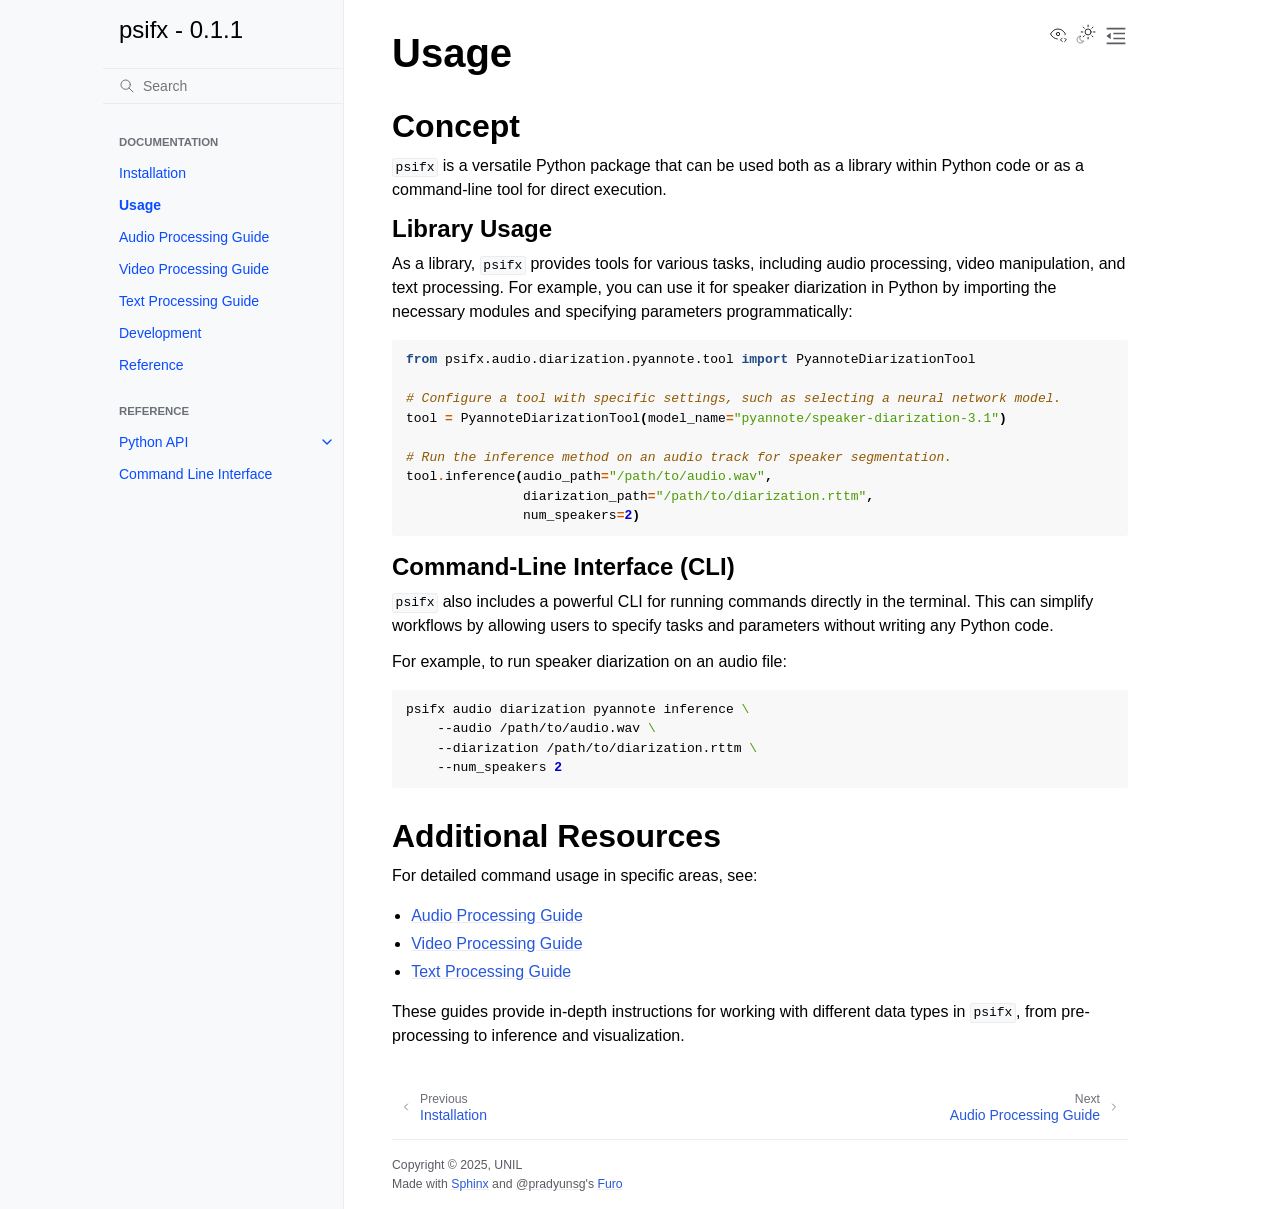
<file: _build/html/pages/usage.html>
<!doctype html>
<html class="no-js" lang="en" data-content_root="../">
  <head><meta charset="utf-8"/>
    <meta name="viewport" content="width=device-width,initial-scale=1"/>
    <meta name="color-scheme" content="light dark"><meta name="viewport" content="width=device-width, initial-scale=1" />
<link rel="index" title="Index" href="../genindex.html" /><link rel="search" title="Search" href="../search.html" /><link rel="next" title="Audio Processing Guide" href="audio.html" /><link rel="prev" title="Installation" href="installation.html" />

    <link rel="shortcut icon" href="https://emoji.aranja.com/static/emoji-data/img-apple-160/1f9d0.png"/><!-- Generated with Sphinx 8.2.3 and Furo 2024.08.06 -->
        <title>Usage - psifx - 0.1.1</title>
      <link rel="stylesheet" type="text/css" href="../_static/pygments.css?v=8f2a1f02" />
    <link rel="stylesheet" type="text/css" href="../_static/styles/furo.css?v=354aac6f" />
    <link rel="stylesheet" type="text/css" href="../_static/copybutton.css?v=76b2166b" />
    <link rel="stylesheet" type="text/css" href="../_static/styles/furo-extensions.css?v=302659d7" />
    <link rel="stylesheet" type="text/css" href="../_static/css/custom.css?v=8931a844" />
    
    


<style>
  body {
    --color-code-background: #f8f8f8;
  --color-code-foreground: black;
  
  }
  @media not print {
    body[data-theme="dark"] {
      --color-code-background: #0d1117;
  --color-code-foreground: #e6edf3;
  --color-background-primary: #1f2226;
  
    }
    @media (prefers-color-scheme: dark) {
      body:not([data-theme="light"]) {
        --color-code-background: #0d1117;
  --color-code-foreground: #e6edf3;
  --color-background-primary: #1f2226;
  
      }
    }
  }
</style></head>
  <body>
    
    <script>
      document.body.dataset.theme = localStorage.getItem("theme") || "auto";
    </script>
    

<svg xmlns="http://www.w3.org/2000/svg" style="display: none;">
  <symbol id="svg-toc" viewBox="0 0 24 24">
    <title>Contents</title>
    <svg stroke="currentColor" fill="currentColor" stroke-width="0" viewBox="0 0 1024 1024">
      <path d="M408 442h480c4.4 0 8-3.6 8-8v-56c0-4.4-3.6-8-8-8H408c-4.4 0-8 3.6-8 8v56c0 4.4 3.6 8 8 8zm-8 204c0 4.4 3.6 8 8 8h480c4.4 0 8-3.6 8-8v-56c0-4.4-3.6-8-8-8H408c-4.4 0-8 3.6-8 8v56zm504-486H120c-4.4 0-8 3.6-8 8v56c0 4.4 3.6 8 8 8h784c4.4 0 8-3.6 8-8v-56c0-4.4-3.6-8-8-8zm0 632H120c-4.4 0-8 3.6-8 8v56c0 4.4 3.6 8 8 8h784c4.4 0 8-3.6 8-8v-56c0-4.4-3.6-8-8-8zM115.4 518.9L271.7 642c5.8 4.6 14.4.5 14.4-6.9V388.9c0-7.4-8.5-11.5-14.4-6.9L115.4 505.1a8.74 8.74 0 0 0 0 13.8z"/>
    </svg>
  </symbol>
  <symbol id="svg-menu" viewBox="0 0 24 24">
    <title>Menu</title>
    <svg xmlns="http://www.w3.org/2000/svg" viewBox="0 0 24 24" fill="none" stroke="currentColor"
      stroke-width="2" stroke-linecap="round" stroke-linejoin="round" class="feather-menu">
      <line x1="3" y1="12" x2="21" y2="12"></line>
      <line x1="3" y1="6" x2="21" y2="6"></line>
      <line x1="3" y1="18" x2="21" y2="18"></line>
    </svg>
  </symbol>
  <symbol id="svg-arrow-right" viewBox="0 0 24 24">
    <title>Expand</title>
    <svg xmlns="http://www.w3.org/2000/svg" viewBox="0 0 24 24" fill="none" stroke="currentColor"
      stroke-width="2" stroke-linecap="round" stroke-linejoin="round" class="feather-chevron-right">
      <polyline points="9 18 15 12 9 6"></polyline>
    </svg>
  </symbol>
  <symbol id="svg-sun" viewBox="0 0 24 24">
    <title>Light mode</title>
    <svg xmlns="http://www.w3.org/2000/svg" viewBox="0 0 24 24" fill="none" stroke="currentColor"
      stroke-width="1" stroke-linecap="round" stroke-linejoin="round" class="feather-sun">
      <circle cx="12" cy="12" r="5"></circle>
      <line x1="12" y1="1" x2="12" y2="3"></line>
      <line x1="12" y1="21" x2="12" y2="23"></line>
      <line x1="4.22" y1="4.22" x2="5.64" y2="5.64"></line>
      <line x1="18.36" y1="18.36" x2="19.78" y2="19.78"></line>
      <line x1="1" y1="12" x2="3" y2="12"></line>
      <line x1="21" y1="12" x2="23" y2="12"></line>
      <line x1="4.22" y1="19.78" x2="5.64" y2="18.36"></line>
      <line x1="18.36" y1="5.64" x2="19.78" y2="4.22"></line>
    </svg>
  </symbol>
  <symbol id="svg-moon" viewBox="0 0 24 24">
    <title>Dark mode</title>
    <svg xmlns="http://www.w3.org/2000/svg" viewBox="0 0 24 24" fill="none" stroke="currentColor"
      stroke-width="1" stroke-linecap="round" stroke-linejoin="round" class="icon-tabler-moon">
      <path stroke="none" d="M0 0h24v24H0z" fill="none" />
      <path d="M12 3c.132 0 .263 0 .393 0a7.5 7.5 0 0 0 7.92 12.446a9 9 0 1 1 -8.313 -12.454z" />
    </svg>
  </symbol>
  <symbol id="svg-sun-with-moon" viewBox="0 0 24 24">
    <title>Auto light/dark, in light mode</title>
    <svg xmlns="http://www.w3.org/2000/svg" viewBox="0 0 24 24" fill="none" stroke="currentColor"
      stroke-width="1" stroke-linecap="round" stroke-linejoin="round"
      class="icon-custom-derived-from-feather-sun-and-tabler-moon">
      <path style="opacity: 50%" d="M 5.411 14.504 C 5.471 14.504 5.532 14.504 5.591 14.504 C 3.639 16.319 4.383 19.569 6.931 20.352 C 7.693 20.586 8.512 20.551 9.25 20.252 C 8.023 23.207 4.056 23.725 2.11 21.184 C 0.166 18.642 1.702 14.949 4.874 14.536 C 5.051 14.512 5.231 14.5 5.411 14.5 L 5.411 14.504 Z"/>
      <line x1="14.5" y1="3.25" x2="14.5" y2="1.25"/>
      <line x1="14.5" y1="15.85" x2="14.5" y2="17.85"/>
      <line x1="10.044" y1="5.094" x2="8.63" y2="3.68"/>
      <line x1="19" y1="14.05" x2="20.414" y2="15.464"/>
      <line x1="8.2" y1="9.55" x2="6.2" y2="9.55"/>
      <line x1="20.8" y1="9.55" x2="22.8" y2="9.55"/>
      <line x1="10.044" y1="14.006" x2="8.63" y2="15.42"/>
      <line x1="19" y1="5.05" x2="20.414" y2="3.636"/>
      <circle cx="14.5" cy="9.55" r="3.6"/>
    </svg>
  </symbol>
  <symbol id="svg-moon-with-sun" viewBox="0 0 24 24">
    <title>Auto light/dark, in dark mode</title>
    <svg xmlns="http://www.w3.org/2000/svg" viewBox="0 0 24 24" fill="none" stroke="currentColor"
      stroke-width="1" stroke-linecap="round" stroke-linejoin="round"
      class="icon-custom-derived-from-feather-sun-and-tabler-moon">
      <path d="M 8.282 7.007 C 8.385 7.007 8.494 7.007 8.595 7.007 C 5.18 10.184 6.481 15.869 10.942 17.24 C 12.275 17.648 13.706 17.589 15 17.066 C 12.851 22.236 5.91 23.143 2.505 18.696 C -0.897 14.249 1.791 7.786 7.342 7.063 C 7.652 7.021 7.965 7 8.282 7 L 8.282 7.007 Z"/>
      <line style="opacity: 50%" x1="18" y1="3.705" x2="18" y2="2.5"/>
      <line style="opacity: 50%" x1="18" y1="11.295" x2="18" y2="12.5"/>
      <line style="opacity: 50%" x1="15.316" y1="4.816" x2="14.464" y2="3.964"/>
      <line style="opacity: 50%" x1="20.711" y1="10.212" x2="21.563" y2="11.063"/>
      <line style="opacity: 50%" x1="14.205" y1="7.5" x2="13.001" y2="7.5"/>
      <line style="opacity: 50%" x1="21.795" y1="7.5" x2="23" y2="7.5"/>
      <line style="opacity: 50%" x1="15.316" y1="10.184" x2="14.464" y2="11.036"/>
      <line style="opacity: 50%" x1="20.711" y1="4.789" x2="21.563" y2="3.937"/>
      <circle style="opacity: 50%" cx="18" cy="7.5" r="2.169"/>
    </svg>
  </symbol>
  <symbol id="svg-pencil" viewBox="0 0 24 24">
    <svg xmlns="http://www.w3.org/2000/svg" viewBox="0 0 24 24" fill="none" stroke="currentColor"
      stroke-width="1" stroke-linecap="round" stroke-linejoin="round" class="icon-tabler-pencil-code">
      <path d="M4 20h4l10.5 -10.5a2.828 2.828 0 1 0 -4 -4l-10.5 10.5v4" />
      <path d="M13.5 6.5l4 4" />
      <path d="M20 21l2 -2l-2 -2" />
      <path d="M17 17l-2 2l2 2" />
    </svg>
  </symbol>
  <symbol id="svg-eye" viewBox="0 0 24 24">
    <svg xmlns="http://www.w3.org/2000/svg" viewBox="0 0 24 24" fill="none" stroke="currentColor"
      stroke-width="1" stroke-linecap="round" stroke-linejoin="round" class="icon-tabler-eye-code">
      <path stroke="none" d="M0 0h24v24H0z" fill="none" />
      <path d="M10 12a2 2 0 1 0 4 0a2 2 0 0 0 -4 0" />
      <path
        d="M11.11 17.958c-3.209 -.307 -5.91 -2.293 -8.11 -5.958c2.4 -4 5.4 -6 9 -6c3.6 0 6.6 2 9 6c-.21 .352 -.427 .688 -.647 1.008" />
      <path d="M20 21l2 -2l-2 -2" />
      <path d="M17 17l-2 2l2 2" />
    </svg>
  </symbol>
</svg>

<input type="checkbox" class="sidebar-toggle" name="__navigation" id="__navigation">
<input type="checkbox" class="sidebar-toggle" name="__toc" id="__toc">
<label class="overlay sidebar-overlay" for="__navigation">
  <div class="visually-hidden">Hide navigation sidebar</div>
</label>
<label class="overlay toc-overlay" for="__toc">
  <div class="visually-hidden">Hide table of contents sidebar</div>
</label>

<a class="skip-to-content muted-link" href="#furo-main-content">Skip to content</a>



<div class="page">
  <header class="mobile-header">
    <div class="header-left">
      <label class="nav-overlay-icon" for="__navigation">
        <div class="visually-hidden">Toggle site navigation sidebar</div>
        <i class="icon"><svg><use href="#svg-menu"></use></svg></i>
      </label>
    </div>
    <div class="header-center">
      <a href="../index.html"><div class="brand">psifx - 0.1.1</div></a>
    </div>
    <div class="header-right">
      <div class="theme-toggle-container theme-toggle-header">
        <button class="theme-toggle">
          <div class="visually-hidden">Toggle Light / Dark / Auto color theme</div>
          <svg class="theme-icon-when-auto-light"><use href="#svg-sun-with-moon"></use></svg>
          <svg class="theme-icon-when-auto-dark"><use href="#svg-moon-with-sun"></use></svg>
          <svg class="theme-icon-when-dark"><use href="#svg-moon"></use></svg>
          <svg class="theme-icon-when-light"><use href="#svg-sun"></use></svg>
        </button>
      </div>
      <label class="toc-overlay-icon toc-header-icon" for="__toc">
        <div class="visually-hidden">Toggle table of contents sidebar</div>
        <i class="icon"><svg><use href="#svg-toc"></use></svg></i>
      </label>
    </div>
  </header>
  <aside class="sidebar-drawer">
    <div class="sidebar-container">
      
      <div class="sidebar-sticky"><a class="sidebar-brand" href="../index.html">
  
  
  <span class="sidebar-brand-text">psifx - 0.1.1</span>
  
</a><form class="sidebar-search-container" method="get" action="../search.html" role="search">
  <input class="sidebar-search" placeholder="Search" name="q" aria-label="Search">
  <input type="hidden" name="check_keywords" value="yes">
  <input type="hidden" name="area" value="default">
</form>
<div id="searchbox"></div><div class="sidebar-scroll"><div class="sidebar-tree">
  <p class="caption" role="heading"><span class="caption-text">Documentation</span></p>
<ul class="current">
<li class="toctree-l1"><a class="reference internal" href="installation.html">Installation</a></li>
<li class="toctree-l1 current current-page"><a class="current reference internal" href="#">Usage</a></li>
<li class="toctree-l1"><a class="reference internal" href="audio.html">Audio Processing Guide</a></li>
<li class="toctree-l1"><a class="reference internal" href="video.html">Video Processing Guide</a></li>
<li class="toctree-l1"><a class="reference internal" href="text.html">Text Processing Guide</a></li>
<li class="toctree-l1"><a class="reference internal" href="development.html">Development</a></li>
<li class="toctree-l1"><a class="reference internal" href="bibliography.html">Reference</a></li>
</ul>
<p class="caption" role="heading"><span class="caption-text">Reference</span></p>
<ul>
<li class="toctree-l1 has-children"><a class="reference internal" href="../reference/api.html">Python API</a><input class="toctree-checkbox" id="toctree-checkbox-1" name="toctree-checkbox-1" role="switch" type="checkbox"/><label for="toctree-checkbox-1"><div class="visually-hidden">Toggle navigation of Python API</div><i class="icon"><svg><use href="#svg-arrow-right"></use></svg></i></label><ul>
<li class="toctree-l2 has-children"><a class="reference internal" href="../reference/generated/psifx.html">psifx</a><input class="toctree-checkbox" id="toctree-checkbox-2" name="toctree-checkbox-2" role="switch" type="checkbox"/><label for="toctree-checkbox-2"><div class="visually-hidden">Toggle navigation of psifx</div><i class="icon"><svg><use href="#svg-arrow-right"></use></svg></i></label><ul>
<li class="toctree-l3"><a class="reference internal" href="../reference/generated/io.html">io</a></li>
</ul>
</li>
</ul>
</li>
<li class="toctree-l1"><a class="reference internal" href="../reference/cli.html">Command Line Interface</a></li>
</ul>

</div>
</div>

      </div>
      
    </div>
  </aside>
  <div class="main">
    <div class="content">
      <div class="article-container">
        <a href="#" class="back-to-top muted-link">
          <svg xmlns="http://www.w3.org/2000/svg" viewBox="0 0 24 24">
            <path d="M13 20h-2V8l-5.5 5.5-1.42-1.42L12 4.16l7.92 7.92-1.42 1.42L13 8v12z"></path>
          </svg>
          <span>Back to top</span>
        </a>
        <div class="content-icon-container">
          <div class="view-this-page">
  <a class="muted-link" href="../_sources/pages/usage.md.txt" title="View this page">
    <svg><use href="#svg-eye"></use></svg>
    <span class="visually-hidden">View this page</span>
  </a>
</div>
<div class="theme-toggle-container theme-toggle-content">
            <button class="theme-toggle">
              <div class="visually-hidden">Toggle Light / Dark / Auto color theme</div>
              <svg class="theme-icon-when-auto-light"><use href="#svg-sun-with-moon"></use></svg>
              <svg class="theme-icon-when-auto-dark"><use href="#svg-moon-with-sun"></use></svg>
              <svg class="theme-icon-when-dark"><use href="#svg-moon"></use></svg>
              <svg class="theme-icon-when-light"><use href="#svg-sun"></use></svg>
            </button>
          </div>
          <label class="toc-overlay-icon toc-content-icon" for="__toc">
            <div class="visually-hidden">Toggle table of contents sidebar</div>
            <i class="icon"><svg><use href="#svg-toc"></use></svg></i>
          </label>
        </div>
        <article role="main" id="furo-main-content">
          <section id="usage">
<h1>Usage<a class="headerlink" href="#usage" title="Link to this heading">¶</a></h1>
<section id="concept">
<h2>Concept<a class="headerlink" href="#concept" title="Link to this heading">¶</a></h2>
<p><code class="docutils literal notranslate"><span class="pre">psifx</span></code> is a versatile Python package that can be used both as a library within Python code or as a command-line tool for direct execution.</p>
<section id="library-usage">
<h3>Library Usage<a class="headerlink" href="#library-usage" title="Link to this heading">¶</a></h3>
<p>As a library, <code class="docutils literal notranslate"><span class="pre">psifx</span></code> provides tools for various tasks, including audio processing, video manipulation, and text processing. For example, you can use it for speaker diarization in Python by importing the necessary modules and specifying parameters programmatically:</p>
<div class="highlight-python notranslate"><div class="highlight"><pre><span></span><span class="kn">from</span><span class="w"> </span><span class="nn">psifx.audio.diarization.pyannote.tool</span><span class="w"> </span><span class="kn">import</span> <span class="n">PyannoteDiarizationTool</span>

<span class="c1"># Configure a tool with specific settings, such as selecting a neural network model.</span>
<span class="n">tool</span> <span class="o">=</span> <span class="n">PyannoteDiarizationTool</span><span class="p">(</span><span class="n">model_name</span><span class="o">=</span><span class="s2">&quot;pyannote/speaker-diarization-3.1&quot;</span><span class="p">)</span>

<span class="c1"># Run the inference method on an audio track for speaker segmentation.</span>
<span class="n">tool</span><span class="o">.</span><span class="n">inference</span><span class="p">(</span><span class="n">audio_path</span><span class="o">=</span><span class="s2">&quot;/path/to/audio.wav&quot;</span><span class="p">,</span> 
               <span class="n">diarization_path</span><span class="o">=</span><span class="s2">&quot;/path/to/diarization.rttm&quot;</span><span class="p">,</span> 
               <span class="n">num_speakers</span><span class="o">=</span><span class="mi">2</span><span class="p">)</span>
</pre></div>
</div>
</section>
<section id="command-line-interface-cli">
<h3>Command-Line Interface (CLI)<a class="headerlink" href="#command-line-interface-cli" title="Link to this heading">¶</a></h3>
<p><code class="docutils literal notranslate"><span class="pre">psifx</span></code> also includes a powerful CLI for running commands directly in the terminal. This can simplify workflows by allowing users to specify tasks and parameters without writing any Python code.</p>
<p>For example, to run speaker diarization on an audio file:</p>
<div class="highlight-bash notranslate"><div class="highlight"><pre><span></span>psifx<span class="w"> </span>audio<span class="w"> </span>diarization<span class="w"> </span>pyannote<span class="w"> </span>inference<span class="w"> </span><span class="se">\</span>
<span class="w">    </span>--audio<span class="w"> </span>/path/to/audio.wav<span class="w"> </span><span class="se">\</span>
<span class="w">    </span>--diarization<span class="w"> </span>/path/to/diarization.rttm<span class="w"> </span><span class="se">\</span>
<span class="w">    </span>--num_speakers<span class="w"> </span><span class="m">2</span>
</pre></div>
</div>
</section>
</section>
<section id="additional-resources">
<h2>Additional Resources<a class="headerlink" href="#additional-resources" title="Link to this heading">¶</a></h2>
<p>For detailed command usage in specific areas, see:</p>
<ul class="simple">
<li><p><a class="reference internal" href="audio.html"><span class="std std-doc">Audio Processing Guide</span></a></p></li>
<li><p><a class="reference internal" href="video.html"><span class="std std-doc">Video Processing Guide</span></a></p></li>
<li><p><a class="reference internal" href="text.html"><span class="std std-doc">Text Processing Guide</span></a></p></li>
</ul>
<p>These guides provide in-depth instructions for working with different data types in <code class="docutils literal notranslate"><span class="pre">psifx</span></code>, from pre-processing to inference and visualization.</p>
</section>
</section>

        </article>
      </div>
      <footer>
        
        <div class="related-pages">
          <a class="next-page" href="audio.html">
              <div class="page-info">
                <div class="context">
                  <span>Next</span>
                </div>
                <div class="title">Audio Processing Guide</div>
              </div>
              <svg class="furo-related-icon"><use href="#svg-arrow-right"></use></svg>
            </a>
          <a class="prev-page" href="installation.html">
              <svg class="furo-related-icon"><use href="#svg-arrow-right"></use></svg>
              <div class="page-info">
                <div class="context">
                  <span>Previous</span>
                </div>
                
                <div class="title">Installation</div>
                
              </div>
            </a>
        </div>
        <div class="bottom-of-page">
          <div class="left-details">
            <div class="copyright">
                Copyright &#169; 2025, UNIL
            </div>
            Made with <a href="https://www.sphinx-doc.org/">Sphinx</a> and <a class="muted-link" href="https://pradyunsg.me">@pradyunsg</a>'s
            
            <a href="https://github.com/pradyunsg/furo">Furo</a>
            
          </div>
          <div class="right-details">
            
          </div>
        </div>
        
      </footer>
    </div>
    <aside class="toc-drawer">
      
      
      <div class="toc-sticky toc-scroll">
        <div class="toc-title-container">
          <span class="toc-title">
            On this page
          </span>
        </div>
        <div class="toc-tree-container">
          <div class="toc-tree">
            <ul>
<li><a class="reference internal" href="#">Usage</a><ul>
<li><a class="reference internal" href="#concept">Concept</a><ul>
<li><a class="reference internal" href="#library-usage">Library Usage</a></li>
<li><a class="reference internal" href="#command-line-interface-cli">Command-Line Interface (CLI)</a></li>
</ul>
</li>
<li><a class="reference internal" href="#additional-resources">Additional Resources</a></li>
</ul>
</li>
</ul>

          </div>
        </div>
      </div>
      
      
    </aside>
  </div>
</div><script src="../_static/documentation_options.js?v=a58bc63e"></script>
    <script src="../_static/doctools.js?v=9bcbadda"></script>
    <script src="../_static/sphinx_highlight.js?v=dc90522c"></script>
    <script src="../_static/scripts/furo.js?v=5fa4622c"></script>
    <script src="../_static/clipboard.min.js?v=a7894cd8"></script>
    <script src="../_static/copybutton.js?v=f281be69"></script>
    </body>
</html>
</file>
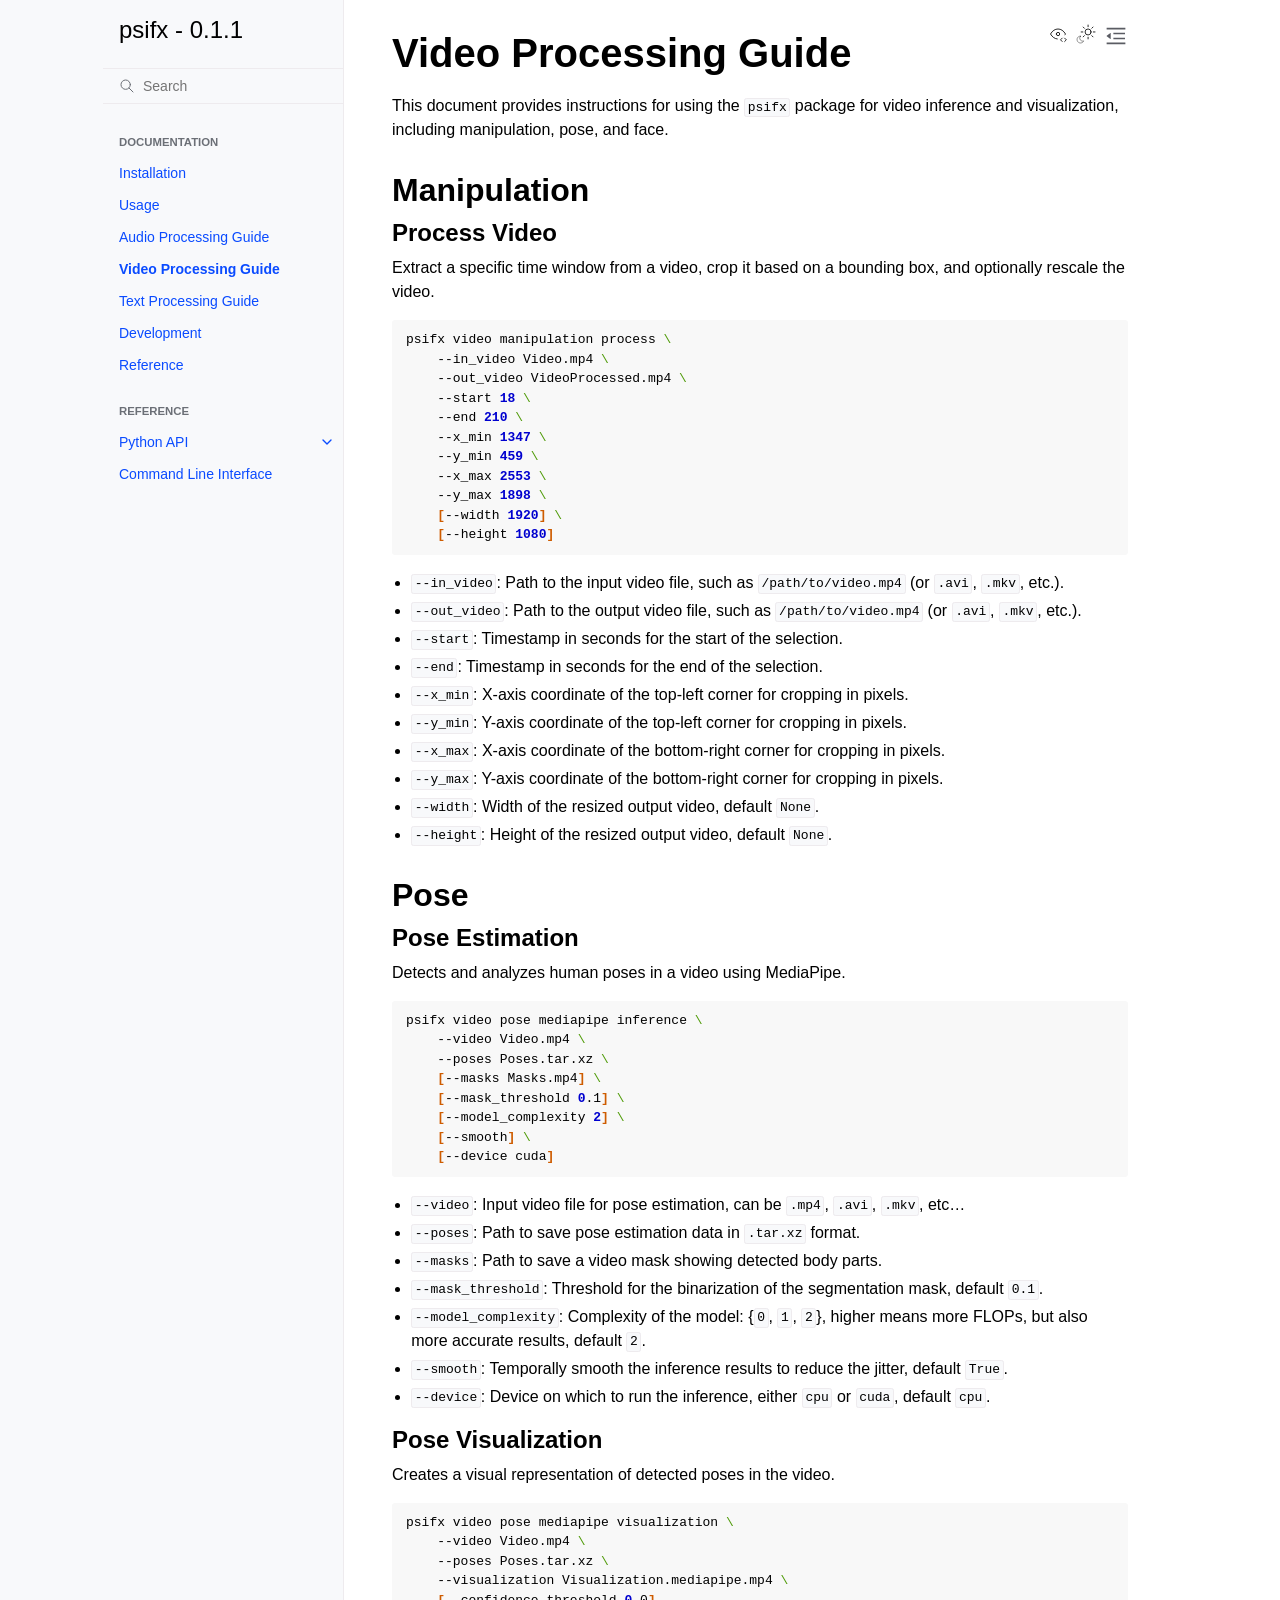
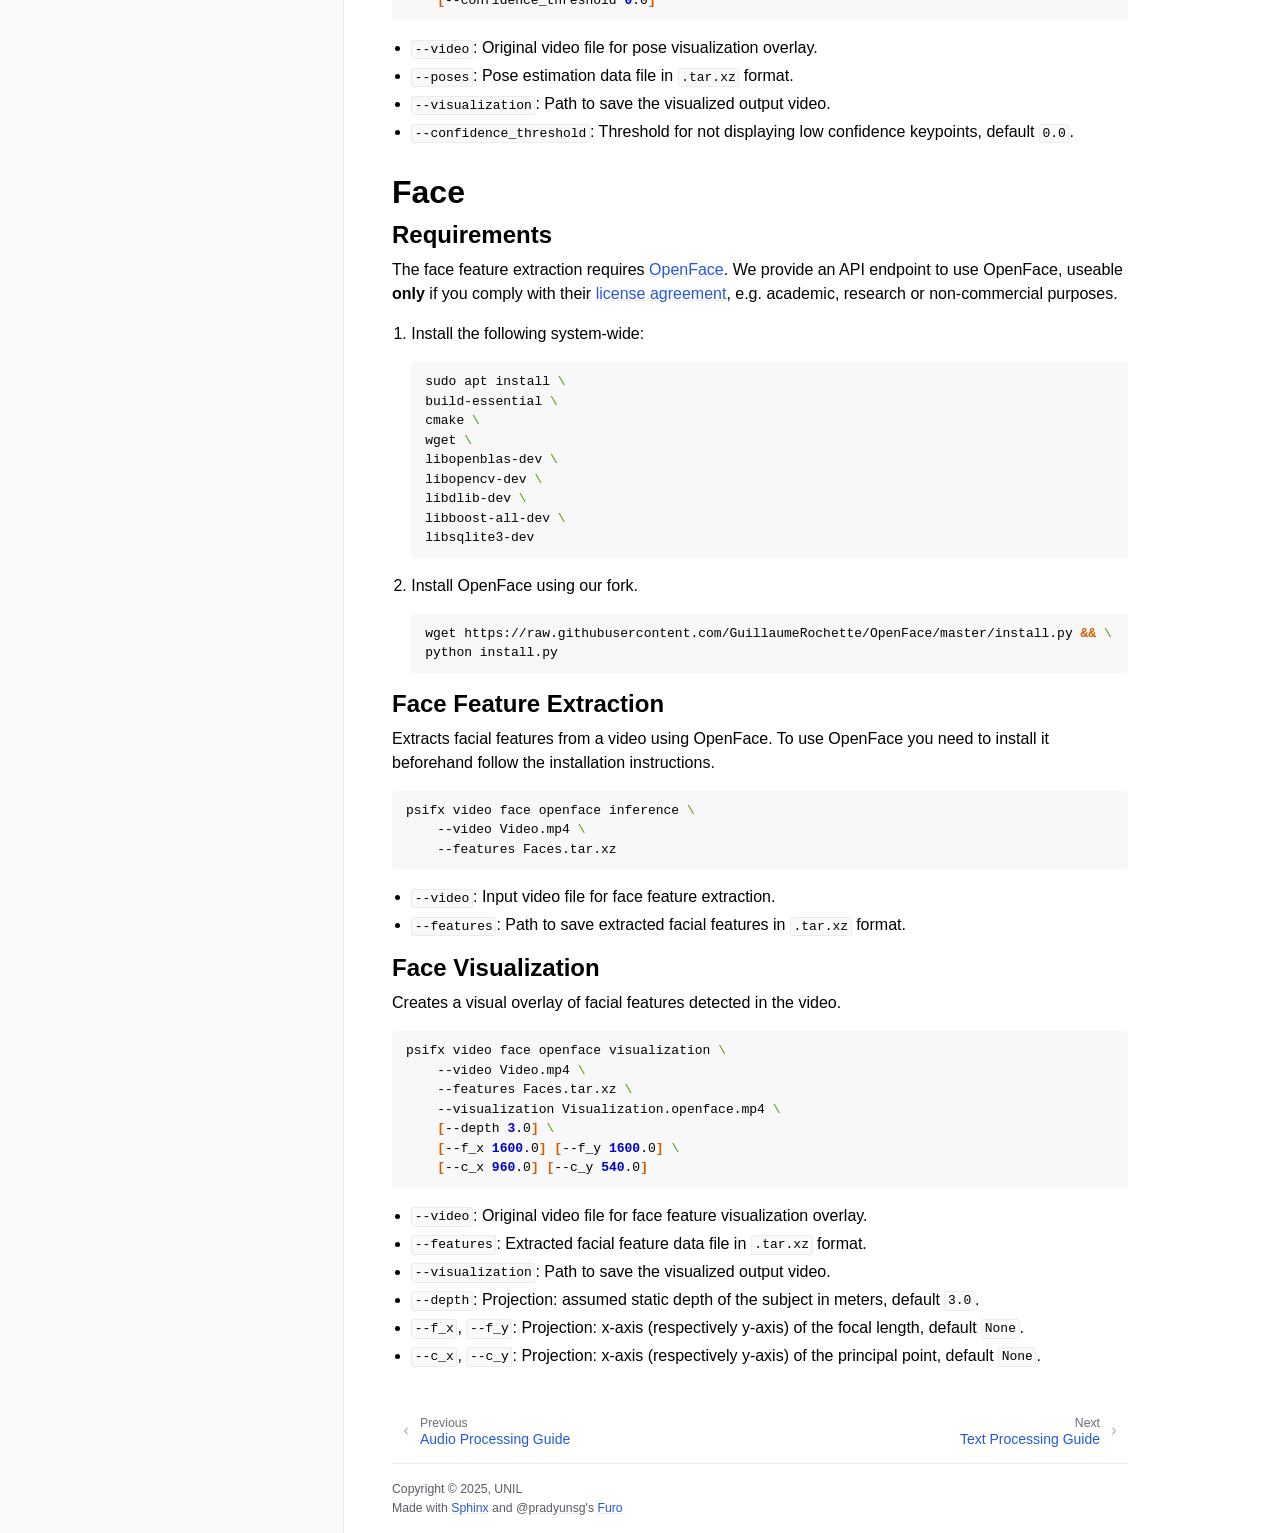
<file: _build/html/pages/video.html>
<!doctype html>
<html class="no-js" lang="en" data-content_root="../">
  <head><meta charset="utf-8"/>
    <meta name="viewport" content="width=device-width,initial-scale=1"/>
    <meta name="color-scheme" content="light dark"><meta name="viewport" content="width=device-width, initial-scale=1" />
<link rel="index" title="Index" href="../genindex.html" /><link rel="search" title="Search" href="../search.html" /><link rel="next" title="Text Processing Guide" href="text.html" /><link rel="prev" title="Audio Processing Guide" href="audio.html" />

    <link rel="shortcut icon" href="https://emoji.aranja.com/static/emoji-data/img-apple-160/1f9d0.png"/><!-- Generated with Sphinx 8.2.3 and Furo 2024.08.06 -->
        <title>Video Processing Guide - psifx - 0.1.1</title>
      <link rel="stylesheet" type="text/css" href="../_static/pygments.css?v=8f2a1f02" />
    <link rel="stylesheet" type="text/css" href="../_static/styles/furo.css?v=354aac6f" />
    <link rel="stylesheet" type="text/css" href="../_static/copybutton.css?v=76b2166b" />
    <link rel="stylesheet" type="text/css" href="../_static/styles/furo-extensions.css?v=302659d7" />
    <link rel="stylesheet" type="text/css" href="../_static/css/custom.css?v=8931a844" />
    
    


<style>
  body {
    --color-code-background: #f8f8f8;
  --color-code-foreground: black;
  
  }
  @media not print {
    body[data-theme="dark"] {
      --color-code-background: #0d1117;
  --color-code-foreground: #e6edf3;
  --color-background-primary: #1f2226;
  
    }
    @media (prefers-color-scheme: dark) {
      body:not([data-theme="light"]) {
        --color-code-background: #0d1117;
  --color-code-foreground: #e6edf3;
  --color-background-primary: #1f2226;
  
      }
    }
  }
</style></head>
  <body>
    
    <script>
      document.body.dataset.theme = localStorage.getItem("theme") || "auto";
    </script>
    

<svg xmlns="http://www.w3.org/2000/svg" style="display: none;">
  <symbol id="svg-toc" viewBox="0 0 24 24">
    <title>Contents</title>
    <svg stroke="currentColor" fill="currentColor" stroke-width="0" viewBox="0 0 1024 1024">
      <path d="M408 442h480c4.4 0 8-3.6 8-8v-56c0-4.4-3.6-8-8-8H408c-4.4 0-8 3.6-8 8v56c0 4.4 3.6 8 8 8zm-8 204c0 4.4 3.6 8 8 8h480c4.4 0 8-3.6 8-8v-56c0-4.4-3.6-8-8-8H408c-4.4 0-8 3.6-8 8v56zm504-486H120c-4.4 0-8 3.6-8 8v56c0 4.4 3.6 8 8 8h784c4.4 0 8-3.6 8-8v-56c0-4.4-3.6-8-8-8zm0 632H120c-4.4 0-8 3.6-8 8v56c0 4.4 3.6 8 8 8h784c4.4 0 8-3.6 8-8v-56c0-4.4-3.6-8-8-8zM115.4 518.9L271.7 642c5.8 4.6 14.4.5 14.4-6.9V388.9c0-7.4-8.5-11.5-14.4-6.9L115.4 505.1a8.74 8.74 0 0 0 0 13.8z"/>
    </svg>
  </symbol>
  <symbol id="svg-menu" viewBox="0 0 24 24">
    <title>Menu</title>
    <svg xmlns="http://www.w3.org/2000/svg" viewBox="0 0 24 24" fill="none" stroke="currentColor"
      stroke-width="2" stroke-linecap="round" stroke-linejoin="round" class="feather-menu">
      <line x1="3" y1="12" x2="21" y2="12"></line>
      <line x1="3" y1="6" x2="21" y2="6"></line>
      <line x1="3" y1="18" x2="21" y2="18"></line>
    </svg>
  </symbol>
  <symbol id="svg-arrow-right" viewBox="0 0 24 24">
    <title>Expand</title>
    <svg xmlns="http://www.w3.org/2000/svg" viewBox="0 0 24 24" fill="none" stroke="currentColor"
      stroke-width="2" stroke-linecap="round" stroke-linejoin="round" class="feather-chevron-right">
      <polyline points="9 18 15 12 9 6"></polyline>
    </svg>
  </symbol>
  <symbol id="svg-sun" viewBox="0 0 24 24">
    <title>Light mode</title>
    <svg xmlns="http://www.w3.org/2000/svg" viewBox="0 0 24 24" fill="none" stroke="currentColor"
      stroke-width="1" stroke-linecap="round" stroke-linejoin="round" class="feather-sun">
      <circle cx="12" cy="12" r="5"></circle>
      <line x1="12" y1="1" x2="12" y2="3"></line>
      <line x1="12" y1="21" x2="12" y2="23"></line>
      <line x1="4.22" y1="4.22" x2="5.64" y2="5.64"></line>
      <line x1="18.36" y1="18.36" x2="19.78" y2="19.78"></line>
      <line x1="1" y1="12" x2="3" y2="12"></line>
      <line x1="21" y1="12" x2="23" y2="12"></line>
      <line x1="4.22" y1="19.78" x2="5.64" y2="18.36"></line>
      <line x1="18.36" y1="5.64" x2="19.78" y2="4.22"></line>
    </svg>
  </symbol>
  <symbol id="svg-moon" viewBox="0 0 24 24">
    <title>Dark mode</title>
    <svg xmlns="http://www.w3.org/2000/svg" viewBox="0 0 24 24" fill="none" stroke="currentColor"
      stroke-width="1" stroke-linecap="round" stroke-linejoin="round" class="icon-tabler-moon">
      <path stroke="none" d="M0 0h24v24H0z" fill="none" />
      <path d="M12 3c.132 0 .263 0 .393 0a7.5 7.5 0 0 0 7.92 12.446a9 9 0 1 1 -8.313 -12.454z" />
    </svg>
  </symbol>
  <symbol id="svg-sun-with-moon" viewBox="0 0 24 24">
    <title>Auto light/dark, in light mode</title>
    <svg xmlns="http://www.w3.org/2000/svg" viewBox="0 0 24 24" fill="none" stroke="currentColor"
      stroke-width="1" stroke-linecap="round" stroke-linejoin="round"
      class="icon-custom-derived-from-feather-sun-and-tabler-moon">
      <path style="opacity: 50%" d="M 5.411 14.504 C 5.471 14.504 5.532 14.504 5.591 14.504 C 3.639 16.319 4.383 19.569 6.931 20.352 C 7.693 20.586 8.512 20.551 9.25 20.252 C 8.023 23.207 4.056 23.725 2.11 21.184 C 0.166 18.642 1.702 14.949 4.874 14.536 C 5.051 14.512 5.231 14.5 5.411 14.5 L 5.411 14.504 Z"/>
      <line x1="14.5" y1="3.25" x2="14.5" y2="1.25"/>
      <line x1="14.5" y1="15.85" x2="14.5" y2="17.85"/>
      <line x1="10.044" y1="5.094" x2="8.63" y2="3.68"/>
      <line x1="19" y1="14.05" x2="20.414" y2="15.464"/>
      <line x1="8.2" y1="9.55" x2="6.2" y2="9.55"/>
      <line x1="20.8" y1="9.55" x2="22.8" y2="9.55"/>
      <line x1="10.044" y1="14.006" x2="8.63" y2="15.42"/>
      <line x1="19" y1="5.05" x2="20.414" y2="3.636"/>
      <circle cx="14.5" cy="9.55" r="3.6"/>
    </svg>
  </symbol>
  <symbol id="svg-moon-with-sun" viewBox="0 0 24 24">
    <title>Auto light/dark, in dark mode</title>
    <svg xmlns="http://www.w3.org/2000/svg" viewBox="0 0 24 24" fill="none" stroke="currentColor"
      stroke-width="1" stroke-linecap="round" stroke-linejoin="round"
      class="icon-custom-derived-from-feather-sun-and-tabler-moon">
      <path d="M 8.282 7.007 C 8.385 7.007 8.494 7.007 8.595 7.007 C 5.18 10.184 6.481 15.869 10.942 17.24 C 12.275 17.648 13.706 17.589 15 17.066 C 12.851 22.236 5.91 23.143 2.505 18.696 C -0.897 14.249 1.791 7.786 7.342 7.063 C 7.652 7.021 7.965 7 8.282 7 L 8.282 7.007 Z"/>
      <line style="opacity: 50%" x1="18" y1="3.705" x2="18" y2="2.5"/>
      <line style="opacity: 50%" x1="18" y1="11.295" x2="18" y2="12.5"/>
      <line style="opacity: 50%" x1="15.316" y1="4.816" x2="14.464" y2="3.964"/>
      <line style="opacity: 50%" x1="20.711" y1="10.212" x2="21.563" y2="11.063"/>
      <line style="opacity: 50%" x1="14.205" y1="7.5" x2="13.001" y2="7.5"/>
      <line style="opacity: 50%" x1="21.795" y1="7.5" x2="23" y2="7.5"/>
      <line style="opacity: 50%" x1="15.316" y1="10.184" x2="14.464" y2="11.036"/>
      <line style="opacity: 50%" x1="20.711" y1="4.789" x2="21.563" y2="3.937"/>
      <circle style="opacity: 50%" cx="18" cy="7.5" r="2.169"/>
    </svg>
  </symbol>
  <symbol id="svg-pencil" viewBox="0 0 24 24">
    <svg xmlns="http://www.w3.org/2000/svg" viewBox="0 0 24 24" fill="none" stroke="currentColor"
      stroke-width="1" stroke-linecap="round" stroke-linejoin="round" class="icon-tabler-pencil-code">
      <path d="M4 20h4l10.5 -10.5a2.828 2.828 0 1 0 -4 -4l-10.5 10.5v4" />
      <path d="M13.5 6.5l4 4" />
      <path d="M20 21l2 -2l-2 -2" />
      <path d="M17 17l-2 2l2 2" />
    </svg>
  </symbol>
  <symbol id="svg-eye" viewBox="0 0 24 24">
    <svg xmlns="http://www.w3.org/2000/svg" viewBox="0 0 24 24" fill="none" stroke="currentColor"
      stroke-width="1" stroke-linecap="round" stroke-linejoin="round" class="icon-tabler-eye-code">
      <path stroke="none" d="M0 0h24v24H0z" fill="none" />
      <path d="M10 12a2 2 0 1 0 4 0a2 2 0 0 0 -4 0" />
      <path
        d="M11.11 17.958c-3.209 -.307 -5.91 -2.293 -8.11 -5.958c2.4 -4 5.4 -6 9 -6c3.6 0 6.6 2 9 6c-.21 .352 -.427 .688 -.647 1.008" />
      <path d="M20 21l2 -2l-2 -2" />
      <path d="M17 17l-2 2l2 2" />
    </svg>
  </symbol>
</svg>

<input type="checkbox" class="sidebar-toggle" name="__navigation" id="__navigation">
<input type="checkbox" class="sidebar-toggle" name="__toc" id="__toc">
<label class="overlay sidebar-overlay" for="__navigation">
  <div class="visually-hidden">Hide navigation sidebar</div>
</label>
<label class="overlay toc-overlay" for="__toc">
  <div class="visually-hidden">Hide table of contents sidebar</div>
</label>

<a class="skip-to-content muted-link" href="#furo-main-content">Skip to content</a>



<div class="page">
  <header class="mobile-header">
    <div class="header-left">
      <label class="nav-overlay-icon" for="__navigation">
        <div class="visually-hidden">Toggle site navigation sidebar</div>
        <i class="icon"><svg><use href="#svg-menu"></use></svg></i>
      </label>
    </div>
    <div class="header-center">
      <a href="../index.html"><div class="brand">psifx - 0.1.1</div></a>
    </div>
    <div class="header-right">
      <div class="theme-toggle-container theme-toggle-header">
        <button class="theme-toggle">
          <div class="visually-hidden">Toggle Light / Dark / Auto color theme</div>
          <svg class="theme-icon-when-auto-light"><use href="#svg-sun-with-moon"></use></svg>
          <svg class="theme-icon-when-auto-dark"><use href="#svg-moon-with-sun"></use></svg>
          <svg class="theme-icon-when-dark"><use href="#svg-moon"></use></svg>
          <svg class="theme-icon-when-light"><use href="#svg-sun"></use></svg>
        </button>
      </div>
      <label class="toc-overlay-icon toc-header-icon" for="__toc">
        <div class="visually-hidden">Toggle table of contents sidebar</div>
        <i class="icon"><svg><use href="#svg-toc"></use></svg></i>
      </label>
    </div>
  </header>
  <aside class="sidebar-drawer">
    <div class="sidebar-container">
      
      <div class="sidebar-sticky"><a class="sidebar-brand" href="../index.html">
  
  
  <span class="sidebar-brand-text">psifx - 0.1.1</span>
  
</a><form class="sidebar-search-container" method="get" action="../search.html" role="search">
  <input class="sidebar-search" placeholder="Search" name="q" aria-label="Search">
  <input type="hidden" name="check_keywords" value="yes">
  <input type="hidden" name="area" value="default">
</form>
<div id="searchbox"></div><div class="sidebar-scroll"><div class="sidebar-tree">
  <p class="caption" role="heading"><span class="caption-text">Documentation</span></p>
<ul class="current">
<li class="toctree-l1"><a class="reference internal" href="installation.html">Installation</a></li>
<li class="toctree-l1"><a class="reference internal" href="usage.html">Usage</a></li>
<li class="toctree-l1"><a class="reference internal" href="audio.html">Audio Processing Guide</a></li>
<li class="toctree-l1 current current-page"><a class="current reference internal" href="#">Video Processing Guide</a></li>
<li class="toctree-l1"><a class="reference internal" href="text.html">Text Processing Guide</a></li>
<li class="toctree-l1"><a class="reference internal" href="development.html">Development</a></li>
<li class="toctree-l1"><a class="reference internal" href="bibliography.html">Reference</a></li>
</ul>
<p class="caption" role="heading"><span class="caption-text">Reference</span></p>
<ul>
<li class="toctree-l1 has-children"><a class="reference internal" href="../reference/api.html">Python API</a><input class="toctree-checkbox" id="toctree-checkbox-1" name="toctree-checkbox-1" role="switch" type="checkbox"/><label for="toctree-checkbox-1"><div class="visually-hidden">Toggle navigation of Python API</div><i class="icon"><svg><use href="#svg-arrow-right"></use></svg></i></label><ul>
<li class="toctree-l2 has-children"><a class="reference internal" href="../reference/generated/psifx.html">psifx</a><input class="toctree-checkbox" id="toctree-checkbox-2" name="toctree-checkbox-2" role="switch" type="checkbox"/><label for="toctree-checkbox-2"><div class="visually-hidden">Toggle navigation of psifx</div><i class="icon"><svg><use href="#svg-arrow-right"></use></svg></i></label><ul>
<li class="toctree-l3"><a class="reference internal" href="../reference/generated/io.html">io</a></li>
</ul>
</li>
</ul>
</li>
<li class="toctree-l1"><a class="reference internal" href="../reference/cli.html">Command Line Interface</a></li>
</ul>

</div>
</div>

      </div>
      
    </div>
  </aside>
  <div class="main">
    <div class="content">
      <div class="article-container">
        <a href="#" class="back-to-top muted-link">
          <svg xmlns="http://www.w3.org/2000/svg" viewBox="0 0 24 24">
            <path d="M13 20h-2V8l-5.5 5.5-1.42-1.42L12 4.16l7.92 7.92-1.42 1.42L13 8v12z"></path>
          </svg>
          <span>Back to top</span>
        </a>
        <div class="content-icon-container">
          <div class="view-this-page">
  <a class="muted-link" href="../_sources/pages/video.md.txt" title="View this page">
    <svg><use href="#svg-eye"></use></svg>
    <span class="visually-hidden">View this page</span>
  </a>
</div>
<div class="theme-toggle-container theme-toggle-content">
            <button class="theme-toggle">
              <div class="visually-hidden">Toggle Light / Dark / Auto color theme</div>
              <svg class="theme-icon-when-auto-light"><use href="#svg-sun-with-moon"></use></svg>
              <svg class="theme-icon-when-auto-dark"><use href="#svg-moon-with-sun"></use></svg>
              <svg class="theme-icon-when-dark"><use href="#svg-moon"></use></svg>
              <svg class="theme-icon-when-light"><use href="#svg-sun"></use></svg>
            </button>
          </div>
          <label class="toc-overlay-icon toc-content-icon" for="__toc">
            <div class="visually-hidden">Toggle table of contents sidebar</div>
            <i class="icon"><svg><use href="#svg-toc"></use></svg></i>
          </label>
        </div>
        <article role="main" id="furo-main-content">
          <section id="video-processing-guide">
<h1>Video Processing Guide<a class="headerlink" href="#video-processing-guide" title="Link to this heading">¶</a></h1>
<p>This document provides instructions for using the <code class="docutils literal notranslate"><span class="pre">psifx</span></code> package for video inference and visualization, including manipulation, pose, and face.</p>
<section id="manipulation">
<h2>Manipulation<a class="headerlink" href="#manipulation" title="Link to this heading">¶</a></h2>
<section id="process-video">
<h3>Process Video<a class="headerlink" href="#process-video" title="Link to this heading">¶</a></h3>
<p>Extract a specific time window from a video, crop it based on a bounding box, and optionally rescale the video.</p>
<div class="highlight-bash notranslate"><div class="highlight"><pre><span></span>psifx<span class="w"> </span>video<span class="w"> </span>manipulation<span class="w"> </span>process<span class="w"> </span><span class="se">\</span>
<span class="w">    </span>--in_video<span class="w"> </span>Video.mp4<span class="w"> </span><span class="se">\</span>
<span class="w">    </span>--out_video<span class="w"> </span>VideoProcessed.mp4<span class="w"> </span><span class="se">\</span>
<span class="w">    </span>--start<span class="w"> </span><span class="m">18</span><span class="w"> </span><span class="se">\</span>
<span class="w">    </span>--end<span class="w"> </span><span class="m">210</span><span class="w"> </span><span class="se">\</span>
<span class="w">    </span>--x_min<span class="w"> </span><span class="m">1347</span><span class="w"> </span><span class="se">\</span>
<span class="w">    </span>--y_min<span class="w"> </span><span class="m">459</span><span class="w"> </span><span class="se">\</span>
<span class="w">    </span>--x_max<span class="w"> </span><span class="m">2553</span><span class="w"> </span><span class="se">\</span>
<span class="w">    </span>--y_max<span class="w"> </span><span class="m">1898</span><span class="w"> </span><span class="se">\</span>
<span class="w">    </span><span class="o">[</span>--width<span class="w"> </span><span class="m">1920</span><span class="o">]</span><span class="w"> </span><span class="se">\</span>
<span class="w">    </span><span class="o">[</span>--height<span class="w"> </span><span class="m">1080</span><span class="o">]</span>
</pre></div>
</div>
<ul class="simple">
<li><p><code class="docutils literal notranslate"><span class="pre">--in_video</span></code>: Path to the input video file, such as <code class="docutils literal notranslate"><span class="pre">/path/to/video.mp4</span></code> (or <code class="docutils literal notranslate"><span class="pre">.avi</span></code>, <code class="docutils literal notranslate"><span class="pre">.mkv</span></code>, etc.).</p></li>
<li><p><code class="docutils literal notranslate"><span class="pre">--out_video</span></code>: Path to the output video file, such as <code class="docutils literal notranslate"><span class="pre">/path/to/video.mp4</span></code> (or <code class="docutils literal notranslate"><span class="pre">.avi</span></code>, <code class="docutils literal notranslate"><span class="pre">.mkv</span></code>, etc.).</p></li>
<li><p><code class="docutils literal notranslate"><span class="pre">--start</span></code>: Timestamp in seconds for the start of the selection.</p></li>
<li><p><code class="docutils literal notranslate"><span class="pre">--end</span></code>: Timestamp in seconds for the end of the selection.</p></li>
<li><p><code class="docutils literal notranslate"><span class="pre">--x_min</span></code>: X-axis coordinate of the top-left corner for cropping in pixels.</p></li>
<li><p><code class="docutils literal notranslate"><span class="pre">--y_min</span></code>: Y-axis coordinate of the top-left corner for cropping in pixels.</p></li>
<li><p><code class="docutils literal notranslate"><span class="pre">--x_max</span></code>: X-axis coordinate of the bottom-right corner for cropping in pixels.</p></li>
<li><p><code class="docutils literal notranslate"><span class="pre">--y_max</span></code>: Y-axis coordinate of the bottom-right corner for cropping in pixels.</p></li>
<li><p><code class="docutils literal notranslate"><span class="pre">--width</span></code>: Width of the resized output video, default <code class="docutils literal notranslate"><span class="pre">None</span></code>.</p></li>
<li><p><code class="docutils literal notranslate"><span class="pre">--height</span></code>: Height of the resized output video, default <code class="docutils literal notranslate"><span class="pre">None</span></code>.</p></li>
</ul>
</section>
</section>
<section id="pose">
<h2>Pose<a class="headerlink" href="#pose" title="Link to this heading">¶</a></h2>
<section id="pose-estimation">
<h3>Pose Estimation<a class="headerlink" href="#pose-estimation" title="Link to this heading">¶</a></h3>
<p>Detects and analyzes human poses in a video using MediaPipe.</p>
<div class="highlight-bash notranslate"><div class="highlight"><pre><span></span>psifx<span class="w"> </span>video<span class="w"> </span>pose<span class="w"> </span>mediapipe<span class="w"> </span>inference<span class="w"> </span><span class="se">\</span>
<span class="w">    </span>--video<span class="w"> </span>Video.mp4<span class="w"> </span><span class="se">\</span>
<span class="w">    </span>--poses<span class="w"> </span>Poses.tar.xz<span class="w"> </span><span class="se">\</span>
<span class="w">    </span><span class="o">[</span>--masks<span class="w"> </span>Masks.mp4<span class="o">]</span><span class="w"> </span><span class="se">\</span>
<span class="w">    </span><span class="o">[</span>--mask_threshold<span class="w"> </span><span class="m">0</span>.1<span class="o">]</span><span class="w"> </span><span class="se">\</span>
<span class="w">    </span><span class="o">[</span>--model_complexity<span class="w"> </span><span class="m">2</span><span class="o">]</span><span class="w"> </span><span class="se">\</span>
<span class="w">    </span><span class="o">[</span>--smooth<span class="o">]</span><span class="w"> </span><span class="se">\</span>
<span class="w">    </span><span class="o">[</span>--device<span class="w"> </span>cuda<span class="o">]</span>
</pre></div>
</div>
<ul class="simple">
<li><p><code class="docutils literal notranslate"><span class="pre">--video</span></code>: Input video file for pose estimation, can be <code class="docutils literal notranslate"><span class="pre">.mp4</span></code>, <code class="docutils literal notranslate"><span class="pre">.avi</span></code>, <code class="docutils literal notranslate"><span class="pre">.mkv</span></code>, etc…</p></li>
<li><p><code class="docutils literal notranslate"><span class="pre">--poses</span></code>: Path to save pose estimation data in <code class="docutils literal notranslate"><span class="pre">.tar.xz</span></code> format.</p></li>
<li><p><code class="docutils literal notranslate"><span class="pre">--masks</span></code>: Path to save a video mask showing detected body parts.</p></li>
<li><p><code class="docutils literal notranslate"><span class="pre">--mask_threshold</span></code>: Threshold for the binarization of the segmentation mask, default <code class="docutils literal notranslate"><span class="pre">0.1</span></code>.</p></li>
<li><p><code class="docutils literal notranslate"><span class="pre">--model_complexity</span></code>: Complexity of the model: {<code class="docutils literal notranslate"><span class="pre">0</span></code>, <code class="docutils literal notranslate"><span class="pre">1</span></code>, <code class="docutils literal notranslate"><span class="pre">2</span></code>}, higher means more FLOPs, but also more accurate results, default <code class="docutils literal notranslate"><span class="pre">2</span></code>.</p></li>
<li><p><code class="docutils literal notranslate"><span class="pre">--smooth</span></code>: Temporally smooth the inference results to reduce the jitter, default <code class="docutils literal notranslate"><span class="pre">True</span></code>.</p></li>
<li><p><code class="docutils literal notranslate"><span class="pre">--device</span></code>: Device on which to run the inference, either <code class="docutils literal notranslate"><span class="pre">cpu</span></code> or <code class="docutils literal notranslate"><span class="pre">cuda</span></code>, default <code class="docutils literal notranslate"><span class="pre">cpu</span></code>.</p></li>
</ul>
</section>
<section id="pose-visualization">
<h3>Pose Visualization<a class="headerlink" href="#pose-visualization" title="Link to this heading">¶</a></h3>
<p>Creates a visual representation of detected poses in the video.</p>
<div class="highlight-bash notranslate"><div class="highlight"><pre><span></span>psifx<span class="w"> </span>video<span class="w"> </span>pose<span class="w"> </span>mediapipe<span class="w"> </span>visualization<span class="w"> </span><span class="se">\</span>
<span class="w">    </span>--video<span class="w"> </span>Video.mp4<span class="w"> </span><span class="se">\</span>
<span class="w">    </span>--poses<span class="w"> </span>Poses.tar.xz<span class="w"> </span><span class="se">\</span>
<span class="w">    </span>--visualization<span class="w"> </span>Visualization.mediapipe.mp4<span class="w"> </span><span class="se">\</span>
<span class="w">    </span><span class="o">[</span>--confidence_threshold<span class="w"> </span><span class="m">0</span>.0<span class="o">]</span>
</pre></div>
</div>
<ul class="simple">
<li><p><code class="docutils literal notranslate"><span class="pre">--video</span></code>: Original video file for pose visualization overlay.</p></li>
<li><p><code class="docutils literal notranslate"><span class="pre">--poses</span></code>: Pose estimation data file in <code class="docutils literal notranslate"><span class="pre">.tar.xz</span></code> format.</p></li>
<li><p><code class="docutils literal notranslate"><span class="pre">--visualization</span></code>: Path to save the visualized output video.</p></li>
<li><p><code class="docutils literal notranslate"><span class="pre">--confidence_threshold</span></code>: Threshold for not displaying low confidence keypoints, default <code class="docutils literal notranslate"><span class="pre">0.0</span></code>.</p></li>
</ul>
</section>
</section>
<section id="face">
<h2>Face<a class="headerlink" href="#face" title="Link to this heading">¶</a></h2>
<section id="requirements">
<h3>Requirements<a class="headerlink" href="#requirements" title="Link to this heading">¶</a></h3>
<p>The face feature extraction requires <a class="reference external" href="https://github.com/TadasBaltrusaitis/OpenFace">OpenFace</a>.
We provide an API endpoint to use OpenFace, useable <strong>only</strong> if you
comply with their <a class="reference external" href="https://github.com/TadasBaltrusaitis/OpenFace/blob/master/OpenFace-license.txt">license agreement</a>, e.g.
academic, research or non-commercial purposes.</p>
<ol class="arabic">
<li><p>Install the following system-wide:</p>
<div class="highlight-bash notranslate"><div class="highlight"><pre><span></span>sudo<span class="w"> </span>apt<span class="w"> </span>install<span class="w"> </span><span class="se">\</span>
build-essential<span class="w"> </span><span class="se">\</span>
cmake<span class="w"> </span><span class="se">\</span>
wget<span class="w"> </span><span class="se">\</span>
libopenblas-dev<span class="w"> </span><span class="se">\</span>
libopencv-dev<span class="w"> </span><span class="se">\</span>
libdlib-dev<span class="w"> </span><span class="se">\</span>
libboost-all-dev<span class="w"> </span><span class="se">\</span>
libsqlite3-dev
</pre></div>
</div>
</li>
<li><p>Install OpenFace using our fork.</p>
<div class="highlight-bash notranslate"><div class="highlight"><pre><span></span>wget<span class="w"> </span>https://raw.githubusercontent.com/GuillaumeRochette/OpenFace/master/install.py<span class="w"> </span><span class="o">&amp;&amp;</span><span class="w"> </span><span class="se">\</span>
python<span class="w"> </span>install.py
</pre></div>
</div>
</li>
</ol>
</section>
<section id="face-feature-extraction">
<h3>Face Feature Extraction<a class="headerlink" href="#face-feature-extraction" title="Link to this heading">¶</a></h3>
<p>Extracts facial features from a video using OpenFace.
To use OpenFace you need to install it beforehand follow the installation instructions.</p>
<div class="highlight-bash notranslate"><div class="highlight"><pre><span></span>psifx<span class="w"> </span>video<span class="w"> </span>face<span class="w"> </span>openface<span class="w"> </span>inference<span class="w"> </span><span class="se">\</span>
<span class="w">    </span>--video<span class="w"> </span>Video.mp4<span class="w"> </span><span class="se">\</span>
<span class="w">    </span>--features<span class="w"> </span>Faces.tar.xz
</pre></div>
</div>
<ul class="simple">
<li><p><code class="docutils literal notranslate"><span class="pre">--video</span></code>: Input video file for face feature extraction.</p></li>
<li><p><code class="docutils literal notranslate"><span class="pre">--features</span></code>: Path to save extracted facial features in <code class="docutils literal notranslate"><span class="pre">.tar.xz</span></code> format.</p></li>
</ul>
</section>
<section id="face-visualization">
<h3>Face Visualization<a class="headerlink" href="#face-visualization" title="Link to this heading">¶</a></h3>
<p>Creates a visual overlay of facial features detected in the video.</p>
<div class="highlight-bash notranslate"><div class="highlight"><pre><span></span>psifx<span class="w"> </span>video<span class="w"> </span>face<span class="w"> </span>openface<span class="w"> </span>visualization<span class="w"> </span><span class="se">\</span>
<span class="w">    </span>--video<span class="w"> </span>Video.mp4<span class="w"> </span><span class="se">\</span>
<span class="w">    </span>--features<span class="w"> </span>Faces.tar.xz<span class="w"> </span><span class="se">\</span>
<span class="w">    </span>--visualization<span class="w"> </span>Visualization.openface.mp4<span class="w"> </span><span class="se">\</span>
<span class="w">    </span><span class="o">[</span>--depth<span class="w"> </span><span class="m">3</span>.0<span class="o">]</span><span class="w"> </span><span class="se">\</span>
<span class="w">    </span><span class="o">[</span>--f_x<span class="w"> </span><span class="m">1600</span>.0<span class="o">]</span><span class="w"> </span><span class="o">[</span>--f_y<span class="w"> </span><span class="m">1600</span>.0<span class="o">]</span><span class="w"> </span><span class="se">\</span>
<span class="w">    </span><span class="o">[</span>--c_x<span class="w"> </span><span class="m">960</span>.0<span class="o">]</span><span class="w"> </span><span class="o">[</span>--c_y<span class="w"> </span><span class="m">540</span>.0<span class="o">]</span>
</pre></div>
</div>
<ul class="simple">
<li><p><code class="docutils literal notranslate"><span class="pre">--video</span></code>: Original video file for face feature visualization overlay.</p></li>
<li><p><code class="docutils literal notranslate"><span class="pre">--features</span></code>: Extracted facial feature data file in <code class="docutils literal notranslate"><span class="pre">.tar.xz</span></code> format.</p></li>
<li><p><code class="docutils literal notranslate"><span class="pre">--visualization</span></code>: Path to save the visualized output video.</p></li>
<li><p><code class="docutils literal notranslate"><span class="pre">--depth</span></code>: Projection: assumed static depth of the subject in meters, default <code class="docutils literal notranslate"><span class="pre">3.0</span></code>.</p></li>
<li><p><code class="docutils literal notranslate"><span class="pre">--f_x</span></code>, <code class="docutils literal notranslate"><span class="pre">--f_y</span></code>: Projection: x-axis (respectively y-axis) of the focal length, default <code class="docutils literal notranslate"><span class="pre">None</span></code>.</p></li>
<li><p><code class="docutils literal notranslate"><span class="pre">--c_x</span></code>, <code class="docutils literal notranslate"><span class="pre">--c_y</span></code>: Projection: x-axis (respectively y-axis) of the principal point, default <code class="docutils literal notranslate"><span class="pre">None</span></code>.</p></li>
</ul>
</section>
</section>
</section>

        </article>
      </div>
      <footer>
        
        <div class="related-pages">
          <a class="next-page" href="text.html">
              <div class="page-info">
                <div class="context">
                  <span>Next</span>
                </div>
                <div class="title">Text Processing Guide</div>
              </div>
              <svg class="furo-related-icon"><use href="#svg-arrow-right"></use></svg>
            </a>
          <a class="prev-page" href="audio.html">
              <svg class="furo-related-icon"><use href="#svg-arrow-right"></use></svg>
              <div class="page-info">
                <div class="context">
                  <span>Previous</span>
                </div>
                
                <div class="title">Audio Processing Guide</div>
                
              </div>
            </a>
        </div>
        <div class="bottom-of-page">
          <div class="left-details">
            <div class="copyright">
                Copyright &#169; 2025, UNIL
            </div>
            Made with <a href="https://www.sphinx-doc.org/">Sphinx</a> and <a class="muted-link" href="https://pradyunsg.me">@pradyunsg</a>'s
            
            <a href="https://github.com/pradyunsg/furo">Furo</a>
            
          </div>
          <div class="right-details">
            
          </div>
        </div>
        
      </footer>
    </div>
    <aside class="toc-drawer">
      
      
      <div class="toc-sticky toc-scroll">
        <div class="toc-title-container">
          <span class="toc-title">
            On this page
          </span>
        </div>
        <div class="toc-tree-container">
          <div class="toc-tree">
            <ul>
<li><a class="reference internal" href="#">Video Processing Guide</a><ul>
<li><a class="reference internal" href="#manipulation">Manipulation</a><ul>
<li><a class="reference internal" href="#process-video">Process Video</a></li>
</ul>
</li>
<li><a class="reference internal" href="#pose">Pose</a><ul>
<li><a class="reference internal" href="#pose-estimation">Pose Estimation</a></li>
<li><a class="reference internal" href="#pose-visualization">Pose Visualization</a></li>
</ul>
</li>
<li><a class="reference internal" href="#face">Face</a><ul>
<li><a class="reference internal" href="#requirements">Requirements</a></li>
<li><a class="reference internal" href="#face-feature-extraction">Face Feature Extraction</a></li>
<li><a class="reference internal" href="#face-visualization">Face Visualization</a></li>
</ul>
</li>
</ul>
</li>
</ul>

          </div>
        </div>
      </div>
      
      
    </aside>
  </div>
</div><script src="../_static/documentation_options.js?v=a58bc63e"></script>
    <script src="../_static/doctools.js?v=9bcbadda"></script>
    <script src="../_static/sphinx_highlight.js?v=dc90522c"></script>
    <script src="../_static/scripts/furo.js?v=5fa4622c"></script>
    <script src="../_static/clipboard.min.js?v=a7894cd8"></script>
    <script src="../_static/copybutton.js?v=f281be69"></script>
    </body>
</html>
</file>
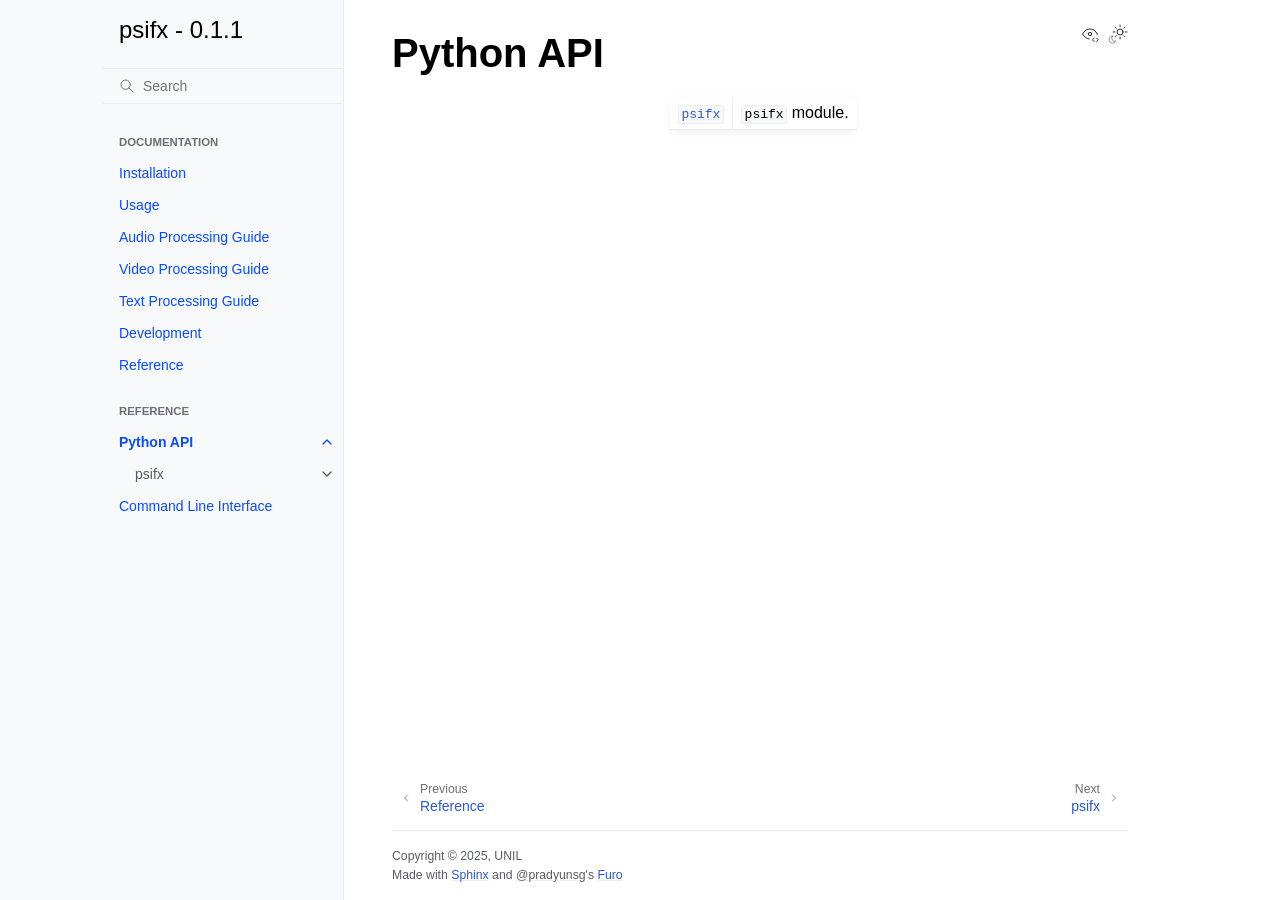
<file: _build/html/reference/api.html>
<!doctype html>
<html class="no-js" lang="en" data-content_root="../">
  <head><meta charset="utf-8"/>
    <meta name="viewport" content="width=device-width,initial-scale=1"/>
    <meta name="color-scheme" content="light dark"><meta name="viewport" content="width=device-width, initial-scale=1" />
<link rel="index" title="Index" href="../genindex.html" /><link rel="search" title="Search" href="../search.html" /><link rel="next" title="psifx" href="generated/psifx.html" /><link rel="prev" title="Reference" href="../pages/bibliography.html" />

    <link rel="shortcut icon" href="https://emoji.aranja.com/static/emoji-data/img-apple-160/1f9d0.png"/><!-- Generated with Sphinx 8.2.3 and Furo 2024.08.06 -->
        <title>Python API - psifx - 0.1.1</title>
      <link rel="stylesheet" type="text/css" href="../_static/pygments.css?v=8f2a1f02" />
    <link rel="stylesheet" type="text/css" href="../_static/styles/furo.css?v=354aac6f" />
    <link rel="stylesheet" type="text/css" href="../_static/copybutton.css?v=76b2166b" />
    <link rel="stylesheet" type="text/css" href="../_static/styles/furo-extensions.css?v=302659d7" />
    <link rel="stylesheet" type="text/css" href="../_static/css/custom.css?v=8931a844" />
    
    


<style>
  body {
    --color-code-background: #f8f8f8;
  --color-code-foreground: black;
  
  }
  @media not print {
    body[data-theme="dark"] {
      --color-code-background: #0d1117;
  --color-code-foreground: #e6edf3;
  --color-background-primary: #1f2226;
  
    }
    @media (prefers-color-scheme: dark) {
      body:not([data-theme="light"]) {
        --color-code-background: #0d1117;
  --color-code-foreground: #e6edf3;
  --color-background-primary: #1f2226;
  
      }
    }
  }
</style></head>
  <body>
    
    <script>
      document.body.dataset.theme = localStorage.getItem("theme") || "auto";
    </script>
    

<svg xmlns="http://www.w3.org/2000/svg" style="display: none;">
  <symbol id="svg-toc" viewBox="0 0 24 24">
    <title>Contents</title>
    <svg stroke="currentColor" fill="currentColor" stroke-width="0" viewBox="0 0 1024 1024">
      <path d="M408 442h480c4.4 0 8-3.6 8-8v-56c0-4.4-3.6-8-8-8H408c-4.4 0-8 3.6-8 8v56c0 4.4 3.6 8 8 8zm-8 204c0 4.4 3.6 8 8 8h480c4.4 0 8-3.6 8-8v-56c0-4.4-3.6-8-8-8H408c-4.4 0-8 3.6-8 8v56zm504-486H120c-4.4 0-8 3.6-8 8v56c0 4.4 3.6 8 8 8h784c4.4 0 8-3.6 8-8v-56c0-4.4-3.6-8-8-8zm0 632H120c-4.4 0-8 3.6-8 8v56c0 4.4 3.6 8 8 8h784c4.4 0 8-3.6 8-8v-56c0-4.4-3.6-8-8-8zM115.4 518.9L271.7 642c5.8 4.6 14.4.5 14.4-6.9V388.9c0-7.4-8.5-11.5-14.4-6.9L115.4 505.1a8.74 8.74 0 0 0 0 13.8z"/>
    </svg>
  </symbol>
  <symbol id="svg-menu" viewBox="0 0 24 24">
    <title>Menu</title>
    <svg xmlns="http://www.w3.org/2000/svg" viewBox="0 0 24 24" fill="none" stroke="currentColor"
      stroke-width="2" stroke-linecap="round" stroke-linejoin="round" class="feather-menu">
      <line x1="3" y1="12" x2="21" y2="12"></line>
      <line x1="3" y1="6" x2="21" y2="6"></line>
      <line x1="3" y1="18" x2="21" y2="18"></line>
    </svg>
  </symbol>
  <symbol id="svg-arrow-right" viewBox="0 0 24 24">
    <title>Expand</title>
    <svg xmlns="http://www.w3.org/2000/svg" viewBox="0 0 24 24" fill="none" stroke="currentColor"
      stroke-width="2" stroke-linecap="round" stroke-linejoin="round" class="feather-chevron-right">
      <polyline points="9 18 15 12 9 6"></polyline>
    </svg>
  </symbol>
  <symbol id="svg-sun" viewBox="0 0 24 24">
    <title>Light mode</title>
    <svg xmlns="http://www.w3.org/2000/svg" viewBox="0 0 24 24" fill="none" stroke="currentColor"
      stroke-width="1" stroke-linecap="round" stroke-linejoin="round" class="feather-sun">
      <circle cx="12" cy="12" r="5"></circle>
      <line x1="12" y1="1" x2="12" y2="3"></line>
      <line x1="12" y1="21" x2="12" y2="23"></line>
      <line x1="4.22" y1="4.22" x2="5.64" y2="5.64"></line>
      <line x1="18.36" y1="18.36" x2="19.78" y2="19.78"></line>
      <line x1="1" y1="12" x2="3" y2="12"></line>
      <line x1="21" y1="12" x2="23" y2="12"></line>
      <line x1="4.22" y1="19.78" x2="5.64" y2="18.36"></line>
      <line x1="18.36" y1="5.64" x2="19.78" y2="4.22"></line>
    </svg>
  </symbol>
  <symbol id="svg-moon" viewBox="0 0 24 24">
    <title>Dark mode</title>
    <svg xmlns="http://www.w3.org/2000/svg" viewBox="0 0 24 24" fill="none" stroke="currentColor"
      stroke-width="1" stroke-linecap="round" stroke-linejoin="round" class="icon-tabler-moon">
      <path stroke="none" d="M0 0h24v24H0z" fill="none" />
      <path d="M12 3c.132 0 .263 0 .393 0a7.5 7.5 0 0 0 7.92 12.446a9 9 0 1 1 -8.313 -12.454z" />
    </svg>
  </symbol>
  <symbol id="svg-sun-with-moon" viewBox="0 0 24 24">
    <title>Auto light/dark, in light mode</title>
    <svg xmlns="http://www.w3.org/2000/svg" viewBox="0 0 24 24" fill="none" stroke="currentColor"
      stroke-width="1" stroke-linecap="round" stroke-linejoin="round"
      class="icon-custom-derived-from-feather-sun-and-tabler-moon">
      <path style="opacity: 50%" d="M 5.411 14.504 C 5.471 14.504 5.532 14.504 5.591 14.504 C 3.639 16.319 4.383 19.569 6.931 20.352 C 7.693 20.586 8.512 20.551 9.25 20.252 C 8.023 23.207 4.056 23.725 2.11 21.184 C 0.166 18.642 1.702 14.949 4.874 14.536 C 5.051 14.512 5.231 14.5 5.411 14.5 L 5.411 14.504 Z"/>
      <line x1="14.5" y1="3.25" x2="14.5" y2="1.25"/>
      <line x1="14.5" y1="15.85" x2="14.5" y2="17.85"/>
      <line x1="10.044" y1="5.094" x2="8.63" y2="3.68"/>
      <line x1="19" y1="14.05" x2="20.414" y2="15.464"/>
      <line x1="8.2" y1="9.55" x2="6.2" y2="9.55"/>
      <line x1="20.8" y1="9.55" x2="22.8" y2="9.55"/>
      <line x1="10.044" y1="14.006" x2="8.63" y2="15.42"/>
      <line x1="19" y1="5.05" x2="20.414" y2="3.636"/>
      <circle cx="14.5" cy="9.55" r="3.6"/>
    </svg>
  </symbol>
  <symbol id="svg-moon-with-sun" viewBox="0 0 24 24">
    <title>Auto light/dark, in dark mode</title>
    <svg xmlns="http://www.w3.org/2000/svg" viewBox="0 0 24 24" fill="none" stroke="currentColor"
      stroke-width="1" stroke-linecap="round" stroke-linejoin="round"
      class="icon-custom-derived-from-feather-sun-and-tabler-moon">
      <path d="M 8.282 7.007 C 8.385 7.007 8.494 7.007 8.595 7.007 C 5.18 10.184 6.481 15.869 10.942 17.24 C 12.275 17.648 13.706 17.589 15 17.066 C 12.851 22.236 5.91 23.143 2.505 18.696 C -0.897 14.249 1.791 7.786 7.342 7.063 C 7.652 7.021 7.965 7 8.282 7 L 8.282 7.007 Z"/>
      <line style="opacity: 50%" x1="18" y1="3.705" x2="18" y2="2.5"/>
      <line style="opacity: 50%" x1="18" y1="11.295" x2="18" y2="12.5"/>
      <line style="opacity: 50%" x1="15.316" y1="4.816" x2="14.464" y2="3.964"/>
      <line style="opacity: 50%" x1="20.711" y1="10.212" x2="21.563" y2="11.063"/>
      <line style="opacity: 50%" x1="14.205" y1="7.5" x2="13.001" y2="7.5"/>
      <line style="opacity: 50%" x1="21.795" y1="7.5" x2="23" y2="7.5"/>
      <line style="opacity: 50%" x1="15.316" y1="10.184" x2="14.464" y2="11.036"/>
      <line style="opacity: 50%" x1="20.711" y1="4.789" x2="21.563" y2="3.937"/>
      <circle style="opacity: 50%" cx="18" cy="7.5" r="2.169"/>
    </svg>
  </symbol>
  <symbol id="svg-pencil" viewBox="0 0 24 24">
    <svg xmlns="http://www.w3.org/2000/svg" viewBox="0 0 24 24" fill="none" stroke="currentColor"
      stroke-width="1" stroke-linecap="round" stroke-linejoin="round" class="icon-tabler-pencil-code">
      <path d="M4 20h4l10.5 -10.5a2.828 2.828 0 1 0 -4 -4l-10.5 10.5v4" />
      <path d="M13.5 6.5l4 4" />
      <path d="M20 21l2 -2l-2 -2" />
      <path d="M17 17l-2 2l2 2" />
    </svg>
  </symbol>
  <symbol id="svg-eye" viewBox="0 0 24 24">
    <svg xmlns="http://www.w3.org/2000/svg" viewBox="0 0 24 24" fill="none" stroke="currentColor"
      stroke-width="1" stroke-linecap="round" stroke-linejoin="round" class="icon-tabler-eye-code">
      <path stroke="none" d="M0 0h24v24H0z" fill="none" />
      <path d="M10 12a2 2 0 1 0 4 0a2 2 0 0 0 -4 0" />
      <path
        d="M11.11 17.958c-3.209 -.307 -5.91 -2.293 -8.11 -5.958c2.4 -4 5.4 -6 9 -6c3.6 0 6.6 2 9 6c-.21 .352 -.427 .688 -.647 1.008" />
      <path d="M20 21l2 -2l-2 -2" />
      <path d="M17 17l-2 2l2 2" />
    </svg>
  </symbol>
</svg>

<input type="checkbox" class="sidebar-toggle" name="__navigation" id="__navigation">
<input type="checkbox" class="sidebar-toggle" name="__toc" id="__toc">
<label class="overlay sidebar-overlay" for="__navigation">
  <div class="visually-hidden">Hide navigation sidebar</div>
</label>
<label class="overlay toc-overlay" for="__toc">
  <div class="visually-hidden">Hide table of contents sidebar</div>
</label>

<a class="skip-to-content muted-link" href="#furo-main-content">Skip to content</a>



<div class="page">
  <header class="mobile-header">
    <div class="header-left">
      <label class="nav-overlay-icon" for="__navigation">
        <div class="visually-hidden">Toggle site navigation sidebar</div>
        <i class="icon"><svg><use href="#svg-menu"></use></svg></i>
      </label>
    </div>
    <div class="header-center">
      <a href="../index.html"><div class="brand">psifx - 0.1.1</div></a>
    </div>
    <div class="header-right">
      <div class="theme-toggle-container theme-toggle-header">
        <button class="theme-toggle">
          <div class="visually-hidden">Toggle Light / Dark / Auto color theme</div>
          <svg class="theme-icon-when-auto-light"><use href="#svg-sun-with-moon"></use></svg>
          <svg class="theme-icon-when-auto-dark"><use href="#svg-moon-with-sun"></use></svg>
          <svg class="theme-icon-when-dark"><use href="#svg-moon"></use></svg>
          <svg class="theme-icon-when-light"><use href="#svg-sun"></use></svg>
        </button>
      </div>
      <label class="toc-overlay-icon toc-header-icon no-toc" for="__toc">
        <div class="visually-hidden">Toggle table of contents sidebar</div>
        <i class="icon"><svg><use href="#svg-toc"></use></svg></i>
      </label>
    </div>
  </header>
  <aside class="sidebar-drawer">
    <div class="sidebar-container">
      
      <div class="sidebar-sticky"><a class="sidebar-brand" href="../index.html">
  
  
  <span class="sidebar-brand-text">psifx - 0.1.1</span>
  
</a><form class="sidebar-search-container" method="get" action="../search.html" role="search">
  <input class="sidebar-search" placeholder="Search" name="q" aria-label="Search">
  <input type="hidden" name="check_keywords" value="yes">
  <input type="hidden" name="area" value="default">
</form>
<div id="searchbox"></div><div class="sidebar-scroll"><div class="sidebar-tree">
  <p class="caption" role="heading"><span class="caption-text">Documentation</span></p>
<ul>
<li class="toctree-l1"><a class="reference internal" href="../pages/installation.html">Installation</a></li>
<li class="toctree-l1"><a class="reference internal" href="../pages/usage.html">Usage</a></li>
<li class="toctree-l1"><a class="reference internal" href="../pages/audio.html">Audio Processing Guide</a></li>
<li class="toctree-l1"><a class="reference internal" href="../pages/video.html">Video Processing Guide</a></li>
<li class="toctree-l1"><a class="reference internal" href="../pages/text.html">Text Processing Guide</a></li>
<li class="toctree-l1"><a class="reference internal" href="../pages/development.html">Development</a></li>
<li class="toctree-l1"><a class="reference internal" href="../pages/bibliography.html">Reference</a></li>
</ul>
<p class="caption" role="heading"><span class="caption-text">Reference</span></p>
<ul class="current">
<li class="toctree-l1 current has-children current-page"><a class="current reference internal" href="#">Python API</a><input checked="" class="toctree-checkbox" id="toctree-checkbox-1" name="toctree-checkbox-1" role="switch" type="checkbox"/><label for="toctree-checkbox-1"><div class="visually-hidden">Toggle navigation of Python API</div><i class="icon"><svg><use href="#svg-arrow-right"></use></svg></i></label><ul>
<li class="toctree-l2 has-children"><a class="reference internal" href="generated/psifx.html">psifx</a><input class="toctree-checkbox" id="toctree-checkbox-2" name="toctree-checkbox-2" role="switch" type="checkbox"/><label for="toctree-checkbox-2"><div class="visually-hidden">Toggle navigation of psifx</div><i class="icon"><svg><use href="#svg-arrow-right"></use></svg></i></label><ul>
<li class="toctree-l3"><a class="reference internal" href="generated/io.html">io</a></li>
</ul>
</li>
</ul>
</li>
<li class="toctree-l1"><a class="reference internal" href="cli.html">Command Line Interface</a></li>
</ul>

</div>
</div>

      </div>
      
    </div>
  </aside>
  <div class="main">
    <div class="content">
      <div class="article-container">
        <a href="#" class="back-to-top muted-link">
          <svg xmlns="http://www.w3.org/2000/svg" viewBox="0 0 24 24">
            <path d="M13 20h-2V8l-5.5 5.5-1.42-1.42L12 4.16l7.92 7.92-1.42 1.42L13 8v12z"></path>
          </svg>
          <span>Back to top</span>
        </a>
        <div class="content-icon-container">
          <div class="view-this-page">
  <a class="muted-link" href="../_sources/reference/api.md.txt" title="View this page">
    <svg><use href="#svg-eye"></use></svg>
    <span class="visually-hidden">View this page</span>
  </a>
</div>
<div class="theme-toggle-container theme-toggle-content">
            <button class="theme-toggle">
              <div class="visually-hidden">Toggle Light / Dark / Auto color theme</div>
              <svg class="theme-icon-when-auto-light"><use href="#svg-sun-with-moon"></use></svg>
              <svg class="theme-icon-when-auto-dark"><use href="#svg-moon-with-sun"></use></svg>
              <svg class="theme-icon-when-dark"><use href="#svg-moon"></use></svg>
              <svg class="theme-icon-when-light"><use href="#svg-sun"></use></svg>
            </button>
          </div>
          <label class="toc-overlay-icon toc-content-icon no-toc" for="__toc">
            <div class="visually-hidden">Toggle table of contents sidebar</div>
            <i class="icon"><svg><use href="#svg-toc"></use></svg></i>
          </label>
        </div>
        <article role="main" id="furo-main-content">
          <section id="python-api">
<h1>Python API<a class="headerlink" href="#python-api" title="Link to this heading">¶</a></h1>
<div class="table-wrapper autosummary longtable docutils container">
<table class="autosummary longtable docutils align-default">
<tbody>
<tr class="row-odd"><td><p><a class="reference internal" href="generated/psifx.html#module-psifx" title="psifx"><code class="xref py py-obj docutils literal notranslate"><span class="pre">psifx</span></code></a></p></td>
<td><p><code class="docutils literal notranslate"><span class="pre">psifx</span></code> module.</p></td>
</tr>
</tbody>
</table>
</div>
</section>

        </article>
      </div>
      <footer>
        
        <div class="related-pages">
          <a class="next-page" href="generated/psifx.html">
              <div class="page-info">
                <div class="context">
                  <span>Next</span>
                </div>
                <div class="title">psifx</div>
              </div>
              <svg class="furo-related-icon"><use href="#svg-arrow-right"></use></svg>
            </a>
          <a class="prev-page" href="../pages/bibliography.html">
              <svg class="furo-related-icon"><use href="#svg-arrow-right"></use></svg>
              <div class="page-info">
                <div class="context">
                  <span>Previous</span>
                </div>
                
                <div class="title">Reference</div>
                
              </div>
            </a>
        </div>
        <div class="bottom-of-page">
          <div class="left-details">
            <div class="copyright">
                Copyright &#169; 2025, UNIL
            </div>
            Made with <a href="https://www.sphinx-doc.org/">Sphinx</a> and <a class="muted-link" href="https://pradyunsg.me">@pradyunsg</a>'s
            
            <a href="https://github.com/pradyunsg/furo">Furo</a>
            
          </div>
          <div class="right-details">
            
          </div>
        </div>
        
      </footer>
    </div>
    <aside class="toc-drawer no-toc">
      
      
      
    </aside>
  </div>
</div><script src="../_static/documentation_options.js?v=a58bc63e"></script>
    <script src="../_static/doctools.js?v=9bcbadda"></script>
    <script src="../_static/sphinx_highlight.js?v=dc90522c"></script>
    <script src="../_static/scripts/furo.js?v=5fa4622c"></script>
    <script src="../_static/clipboard.min.js?v=a7894cd8"></script>
    <script src="../_static/copybutton.js?v=f281be69"></script>
    </body>
</html>
</file>
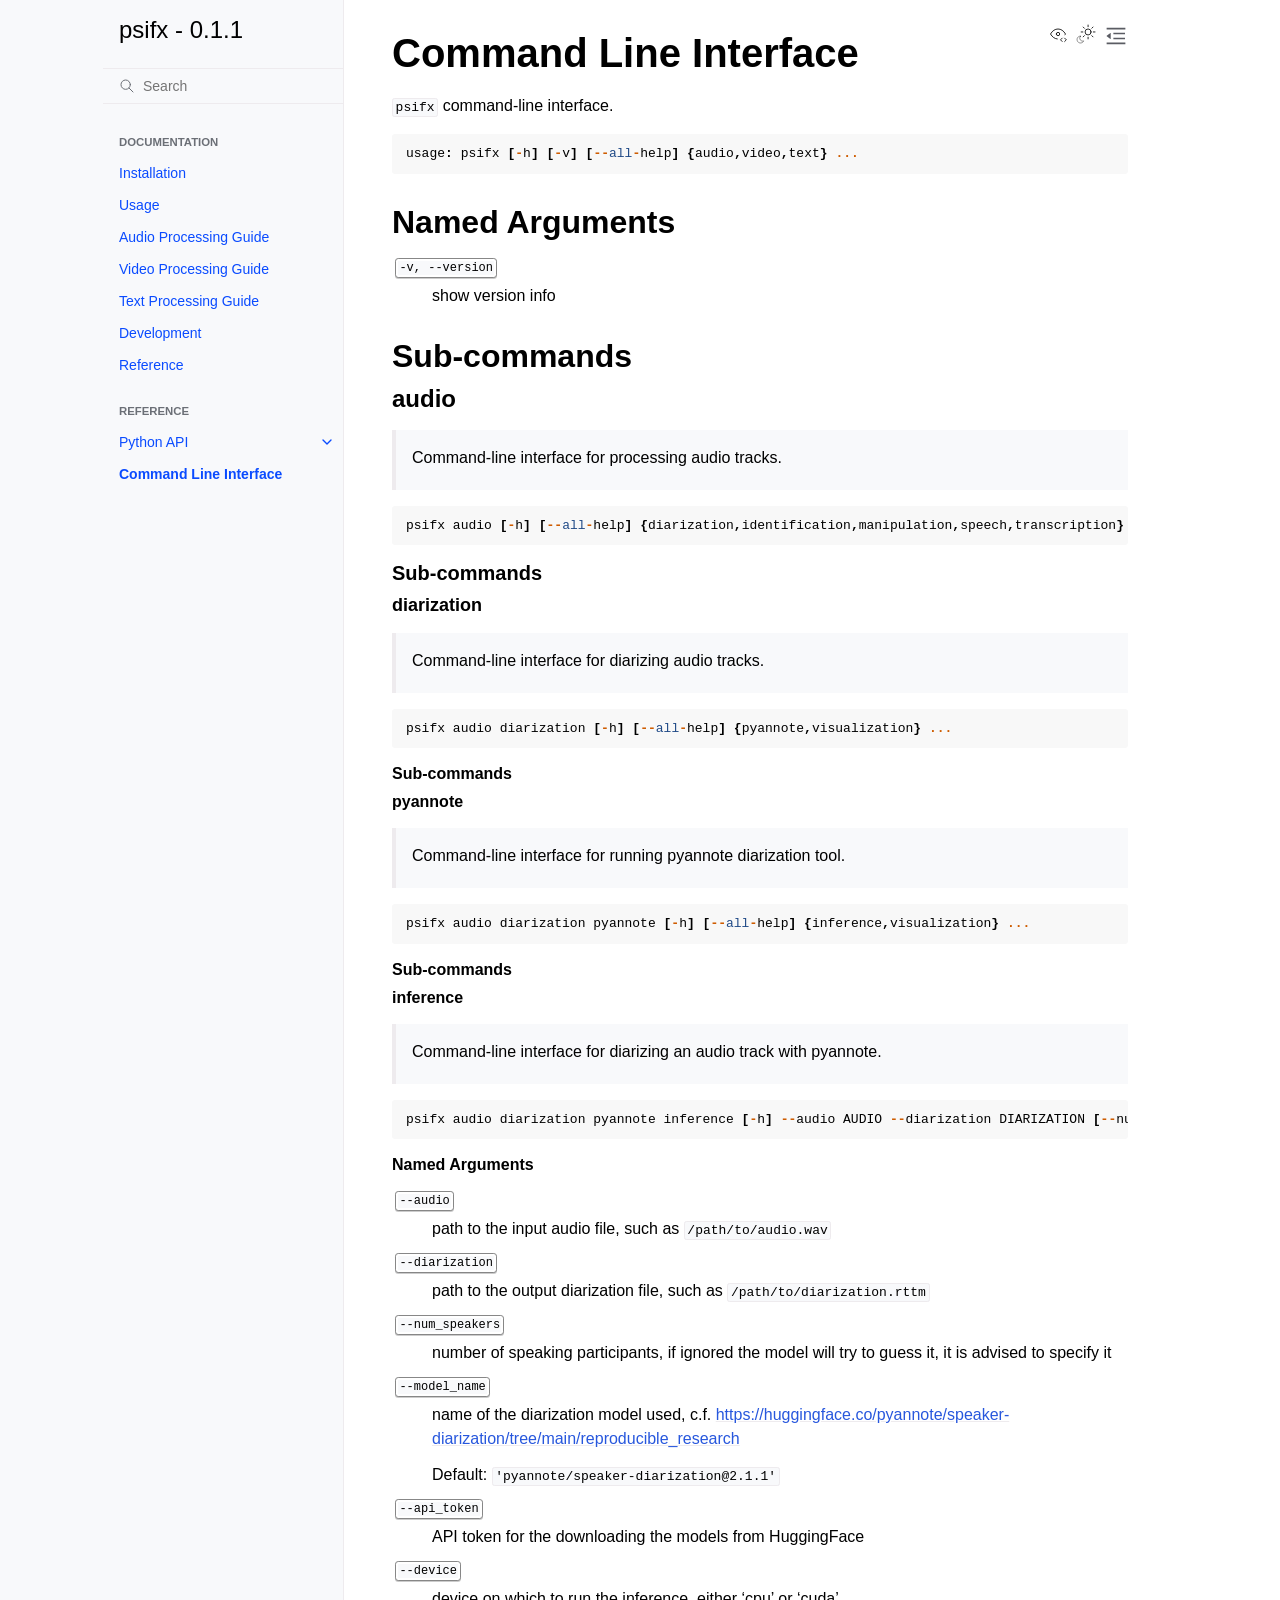
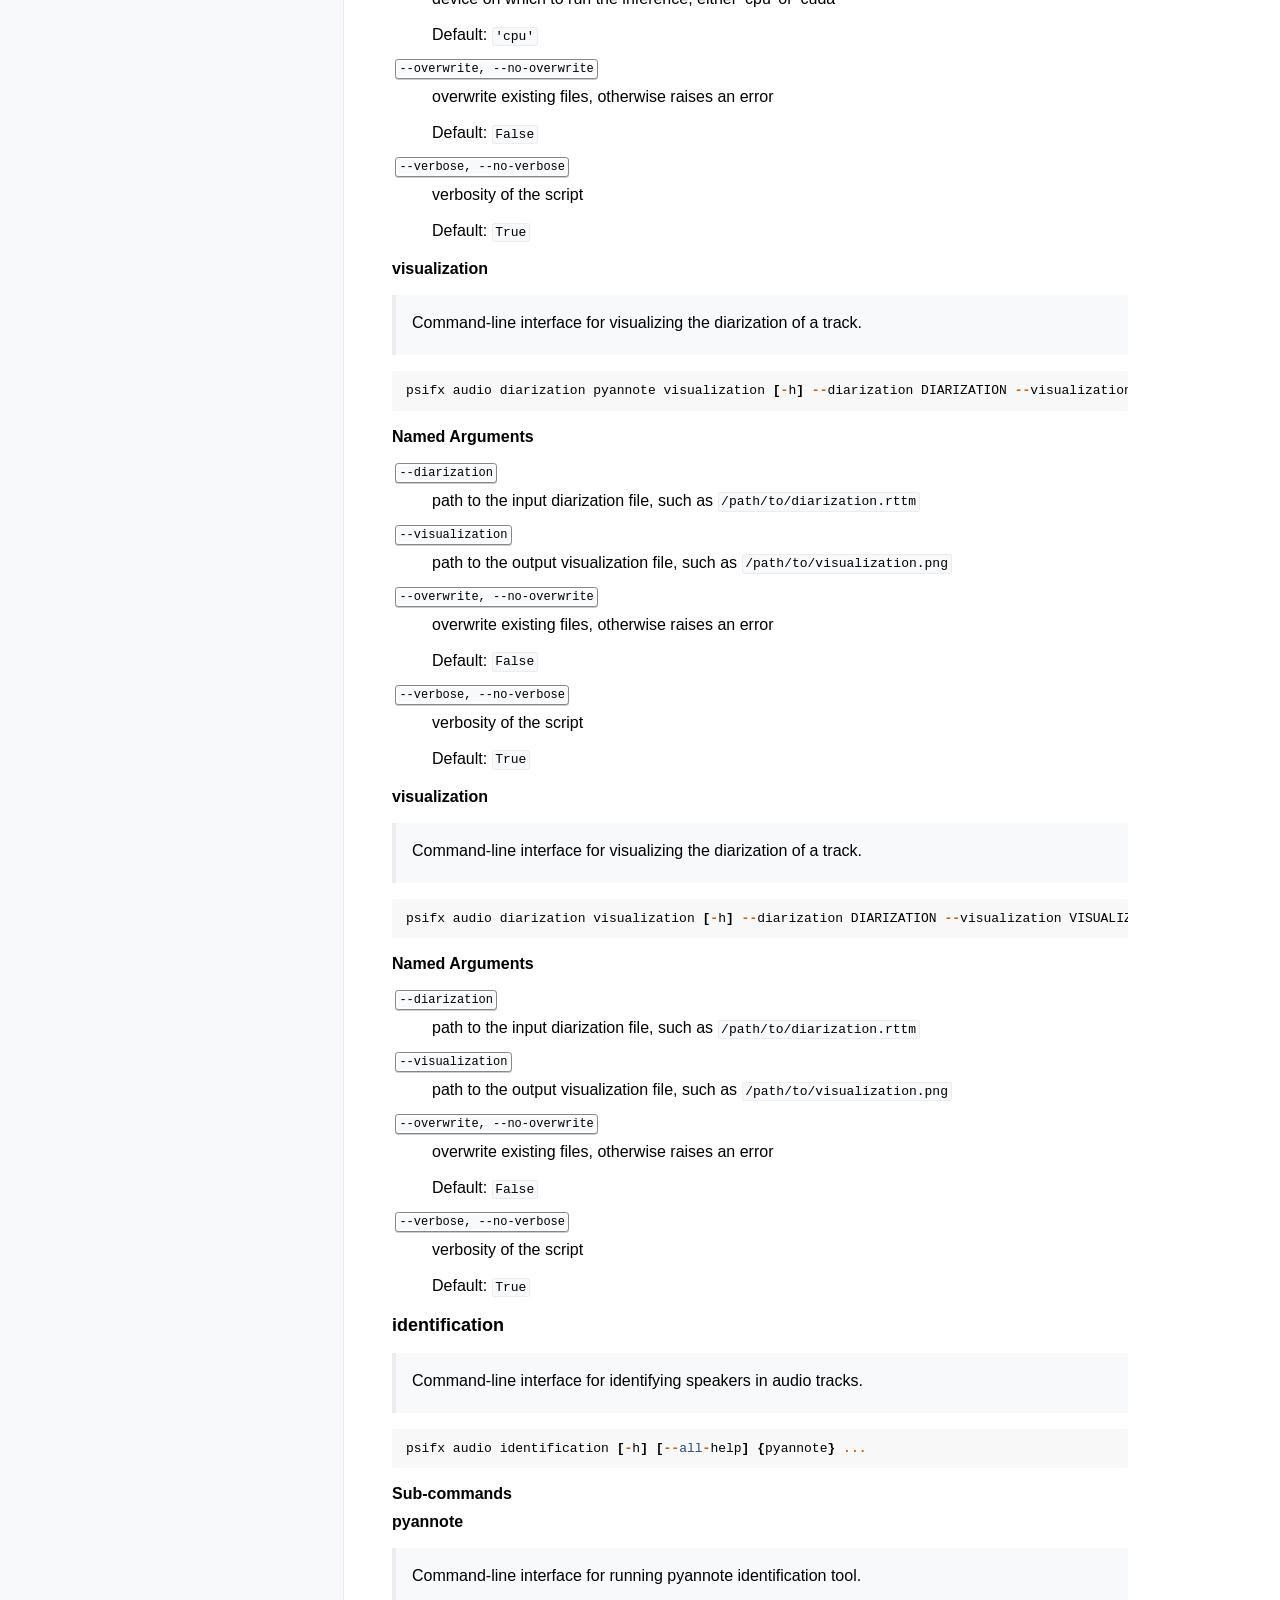
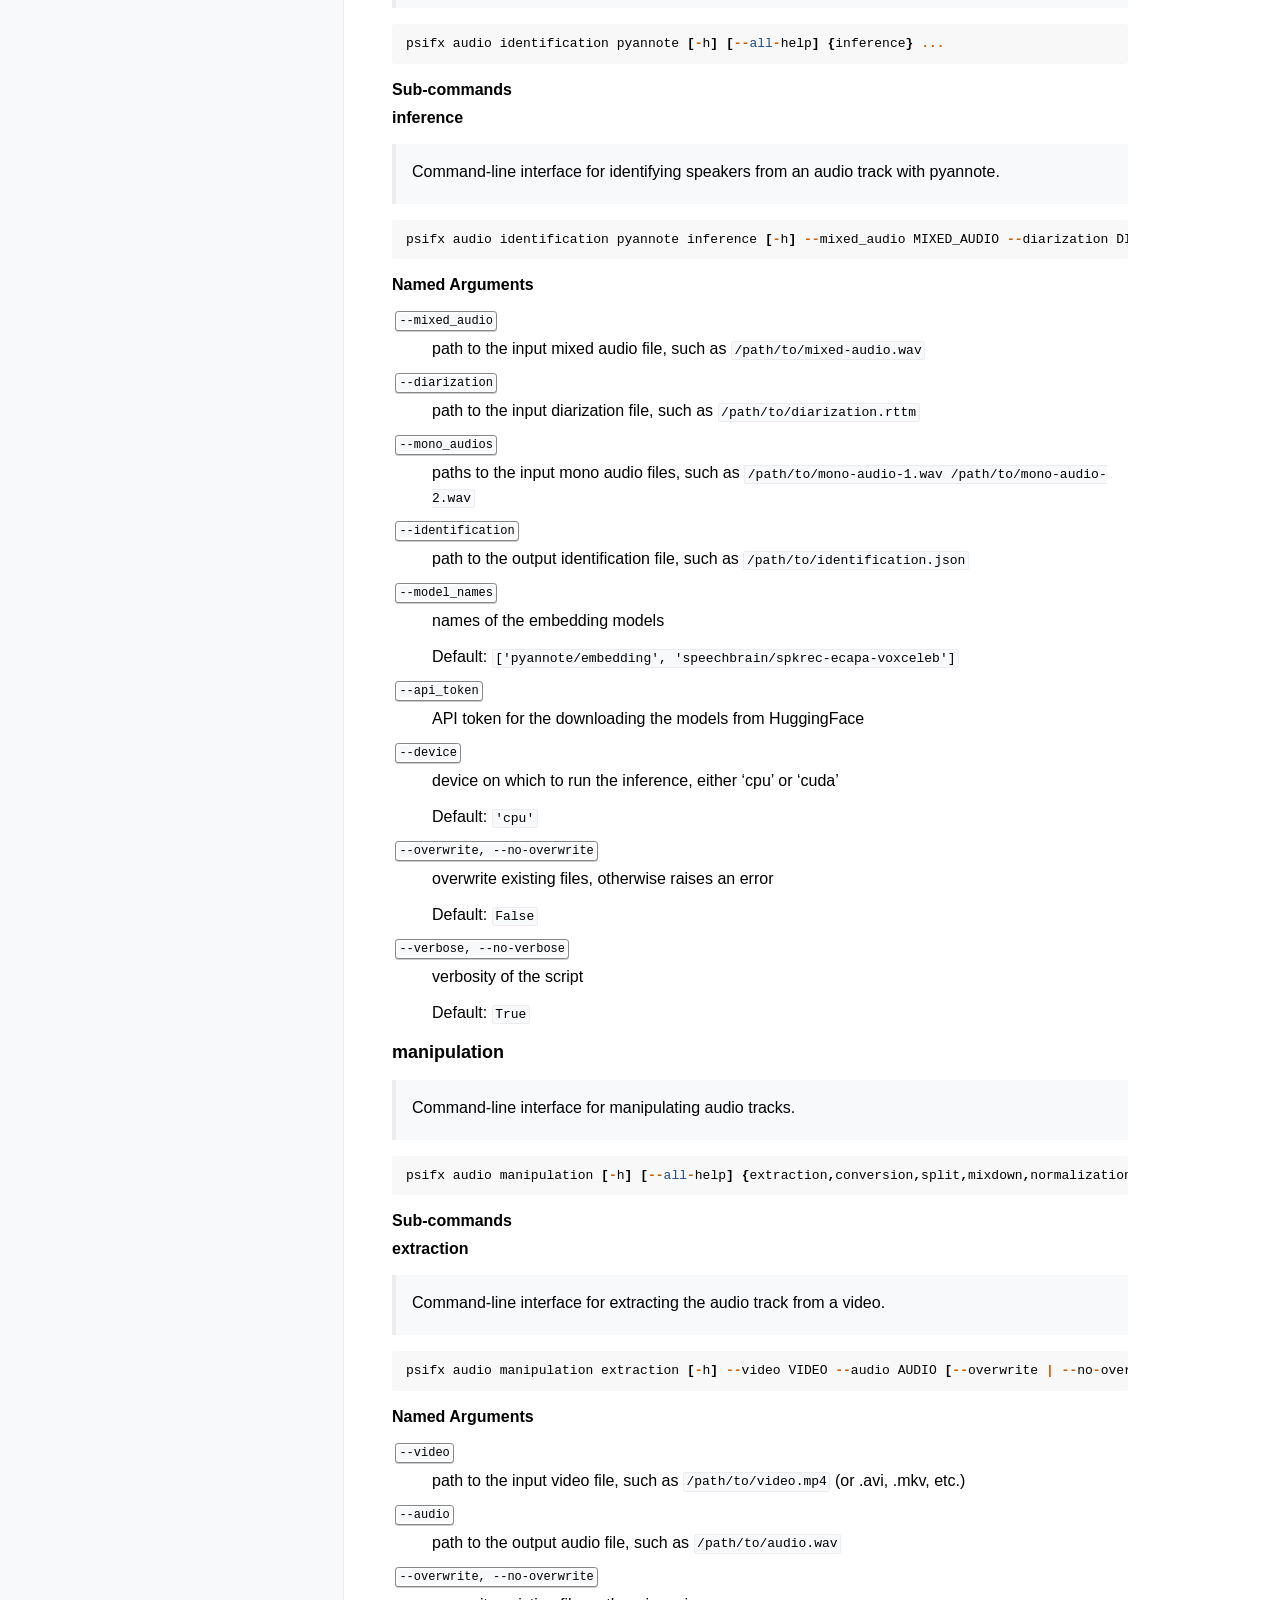
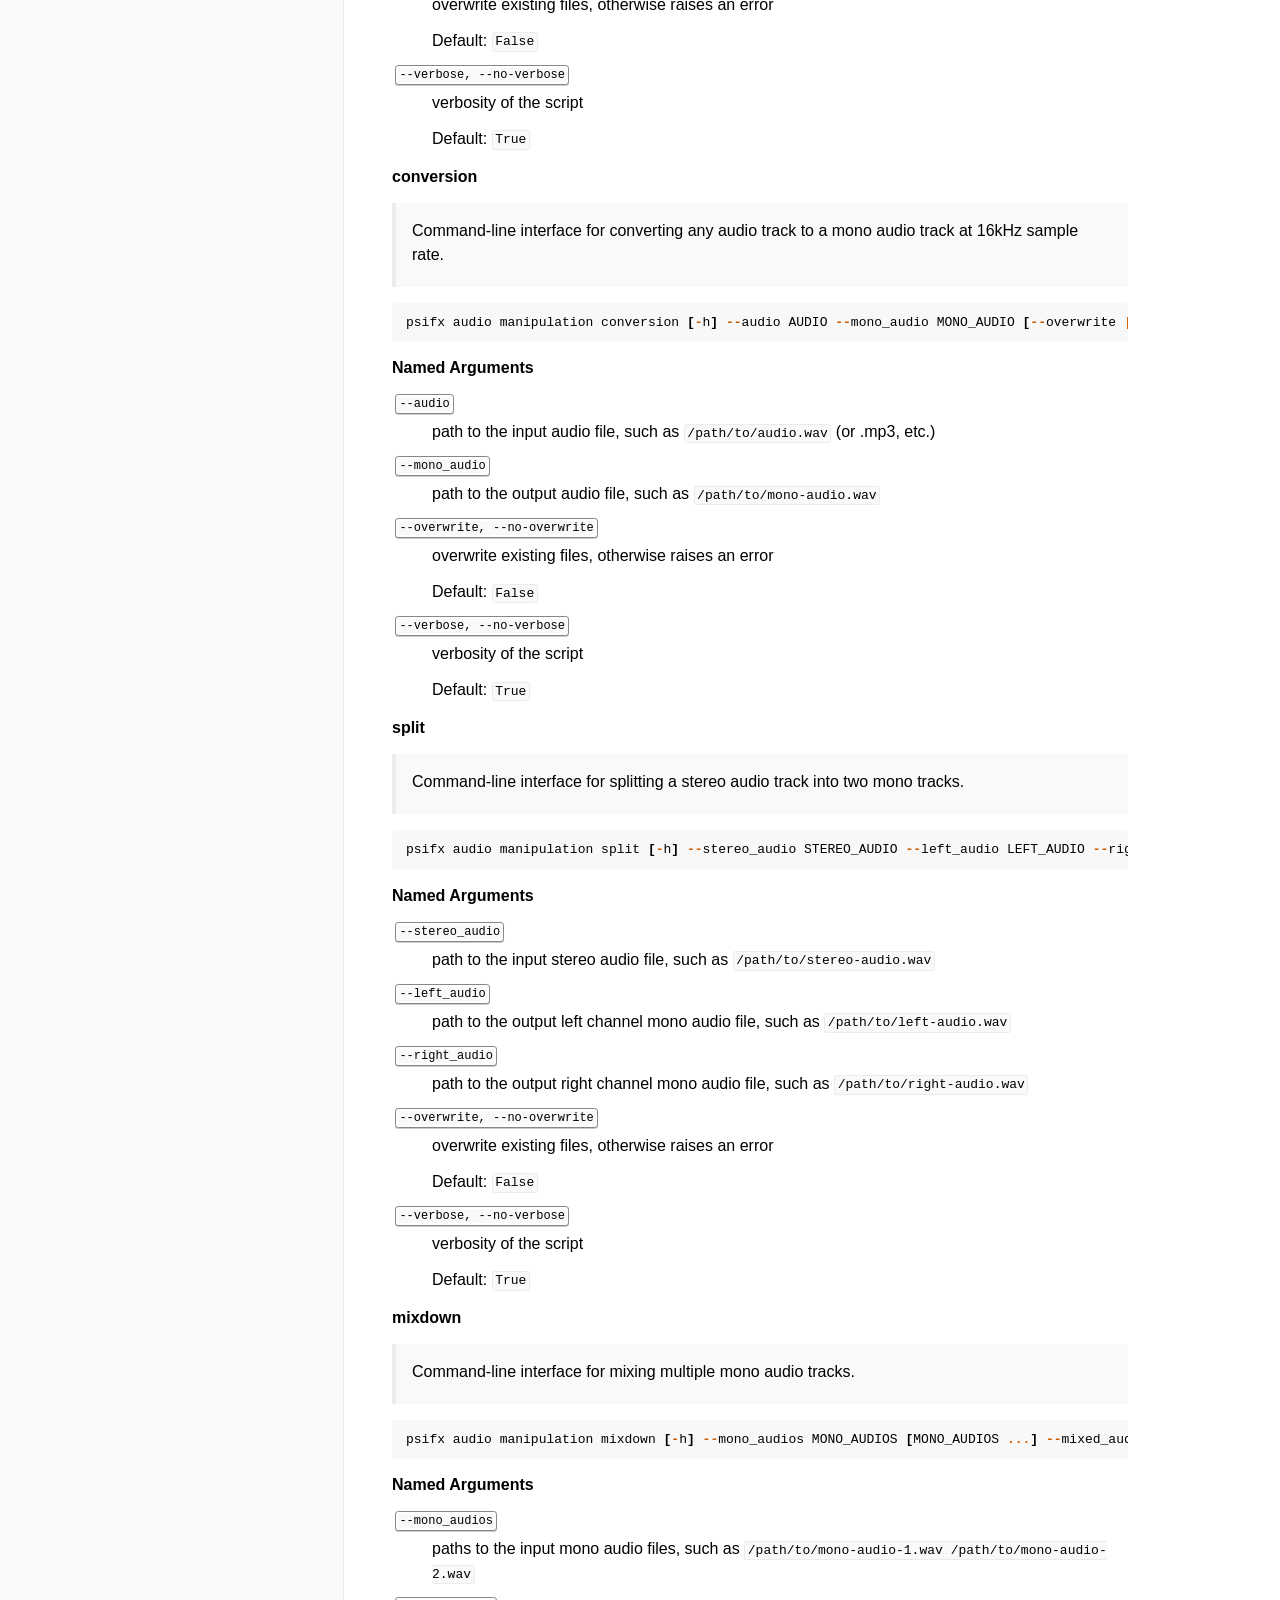
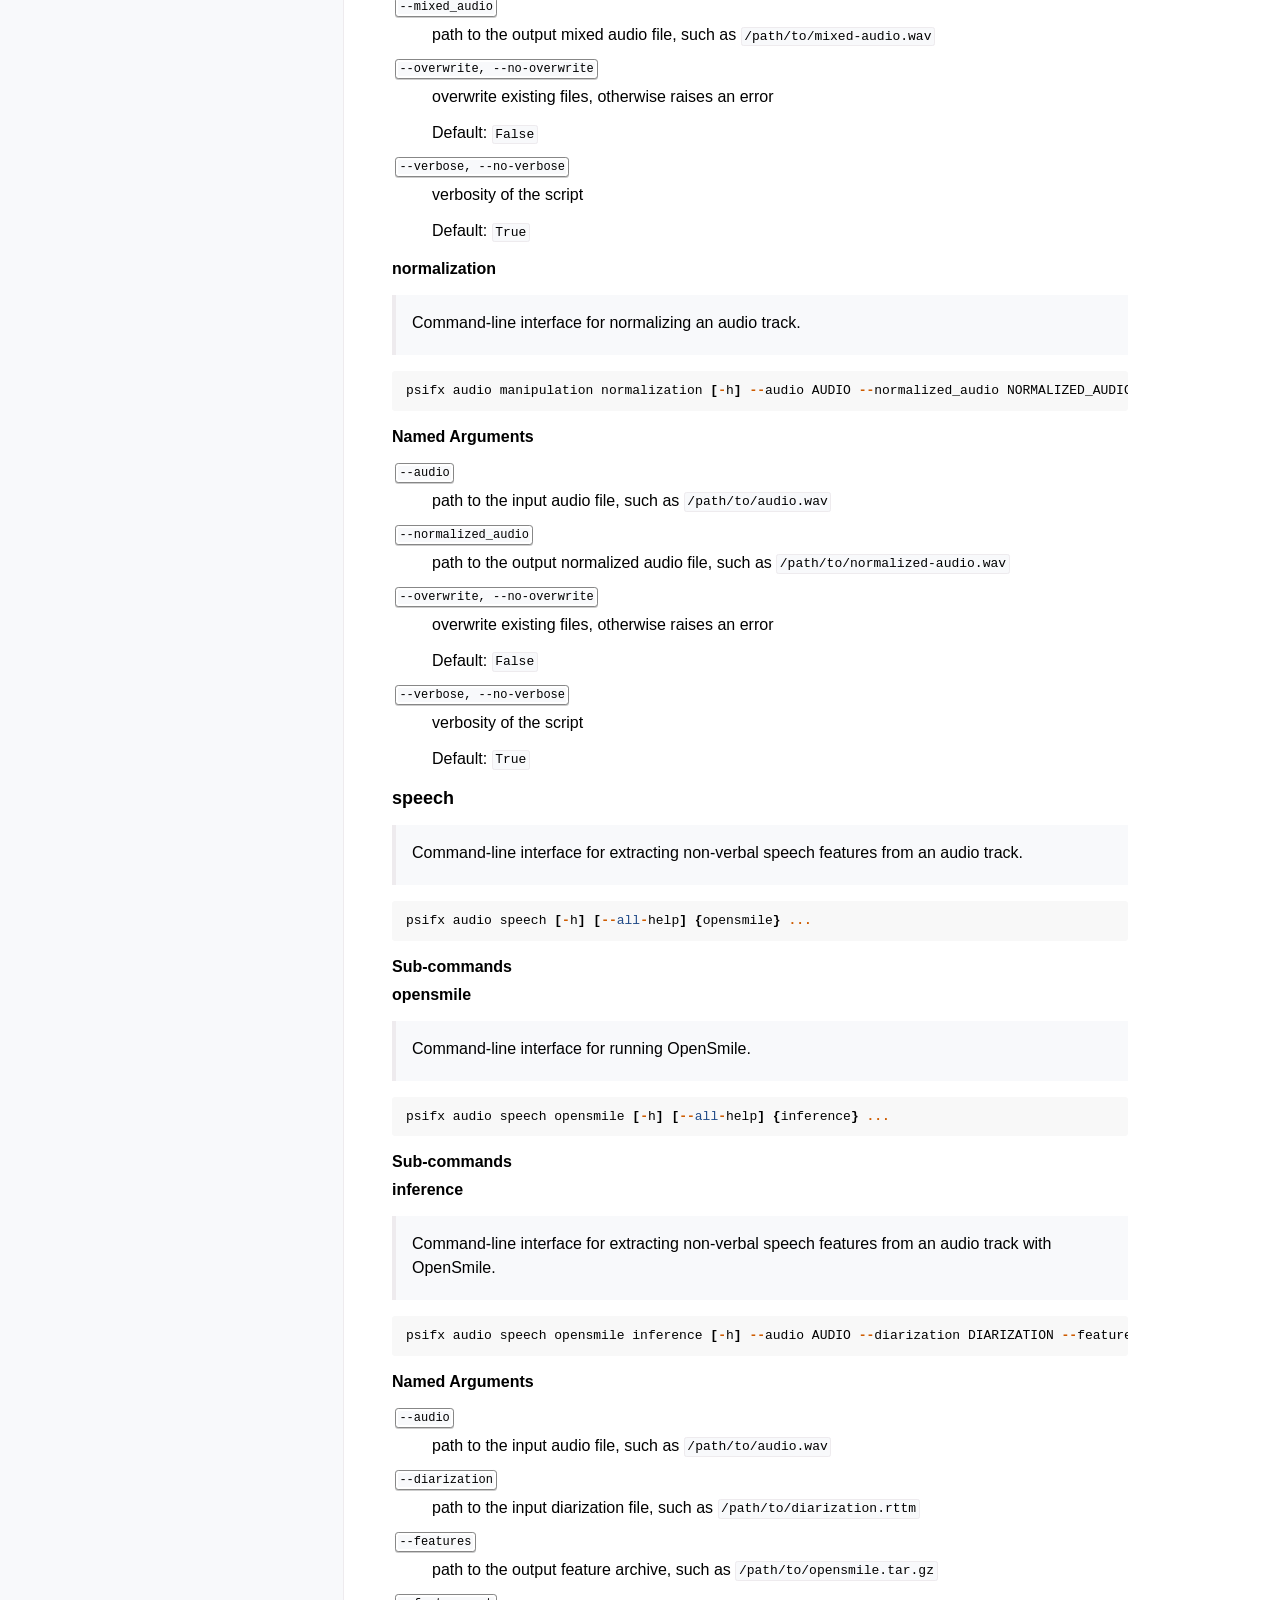
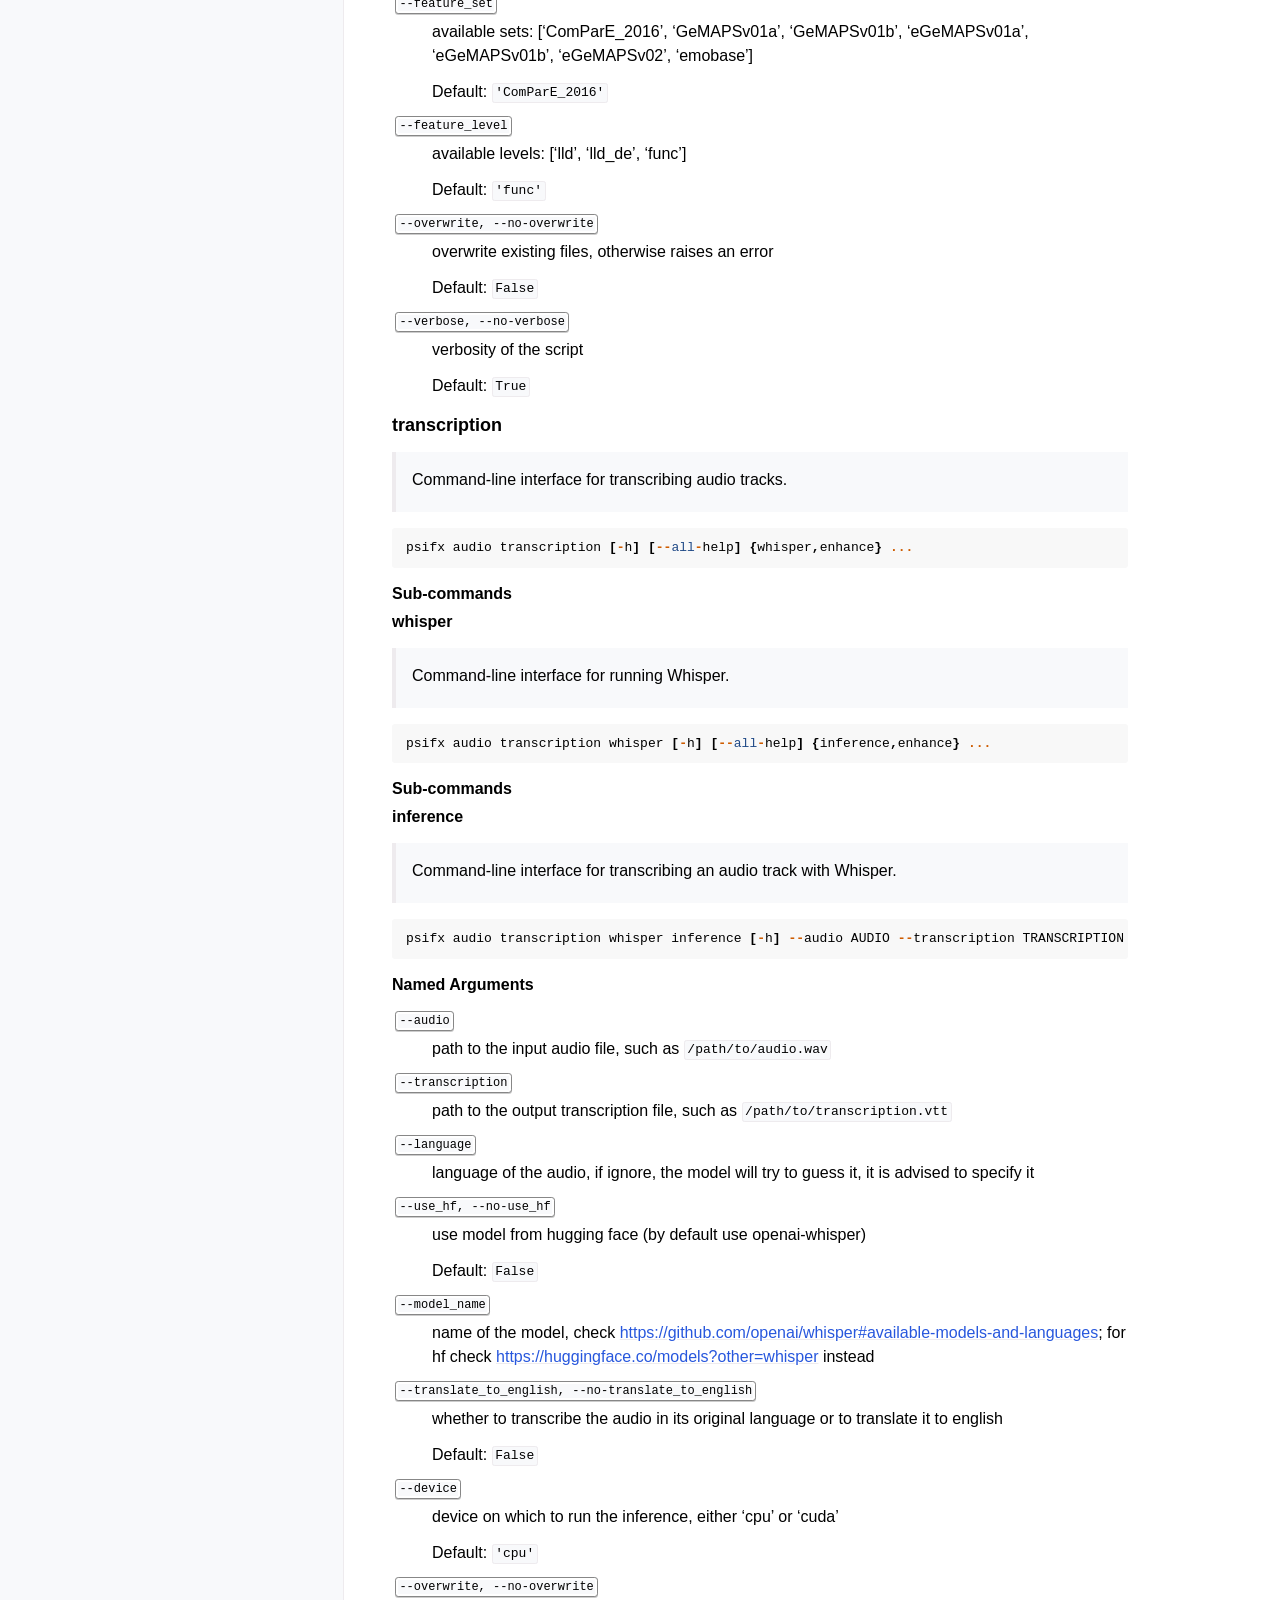
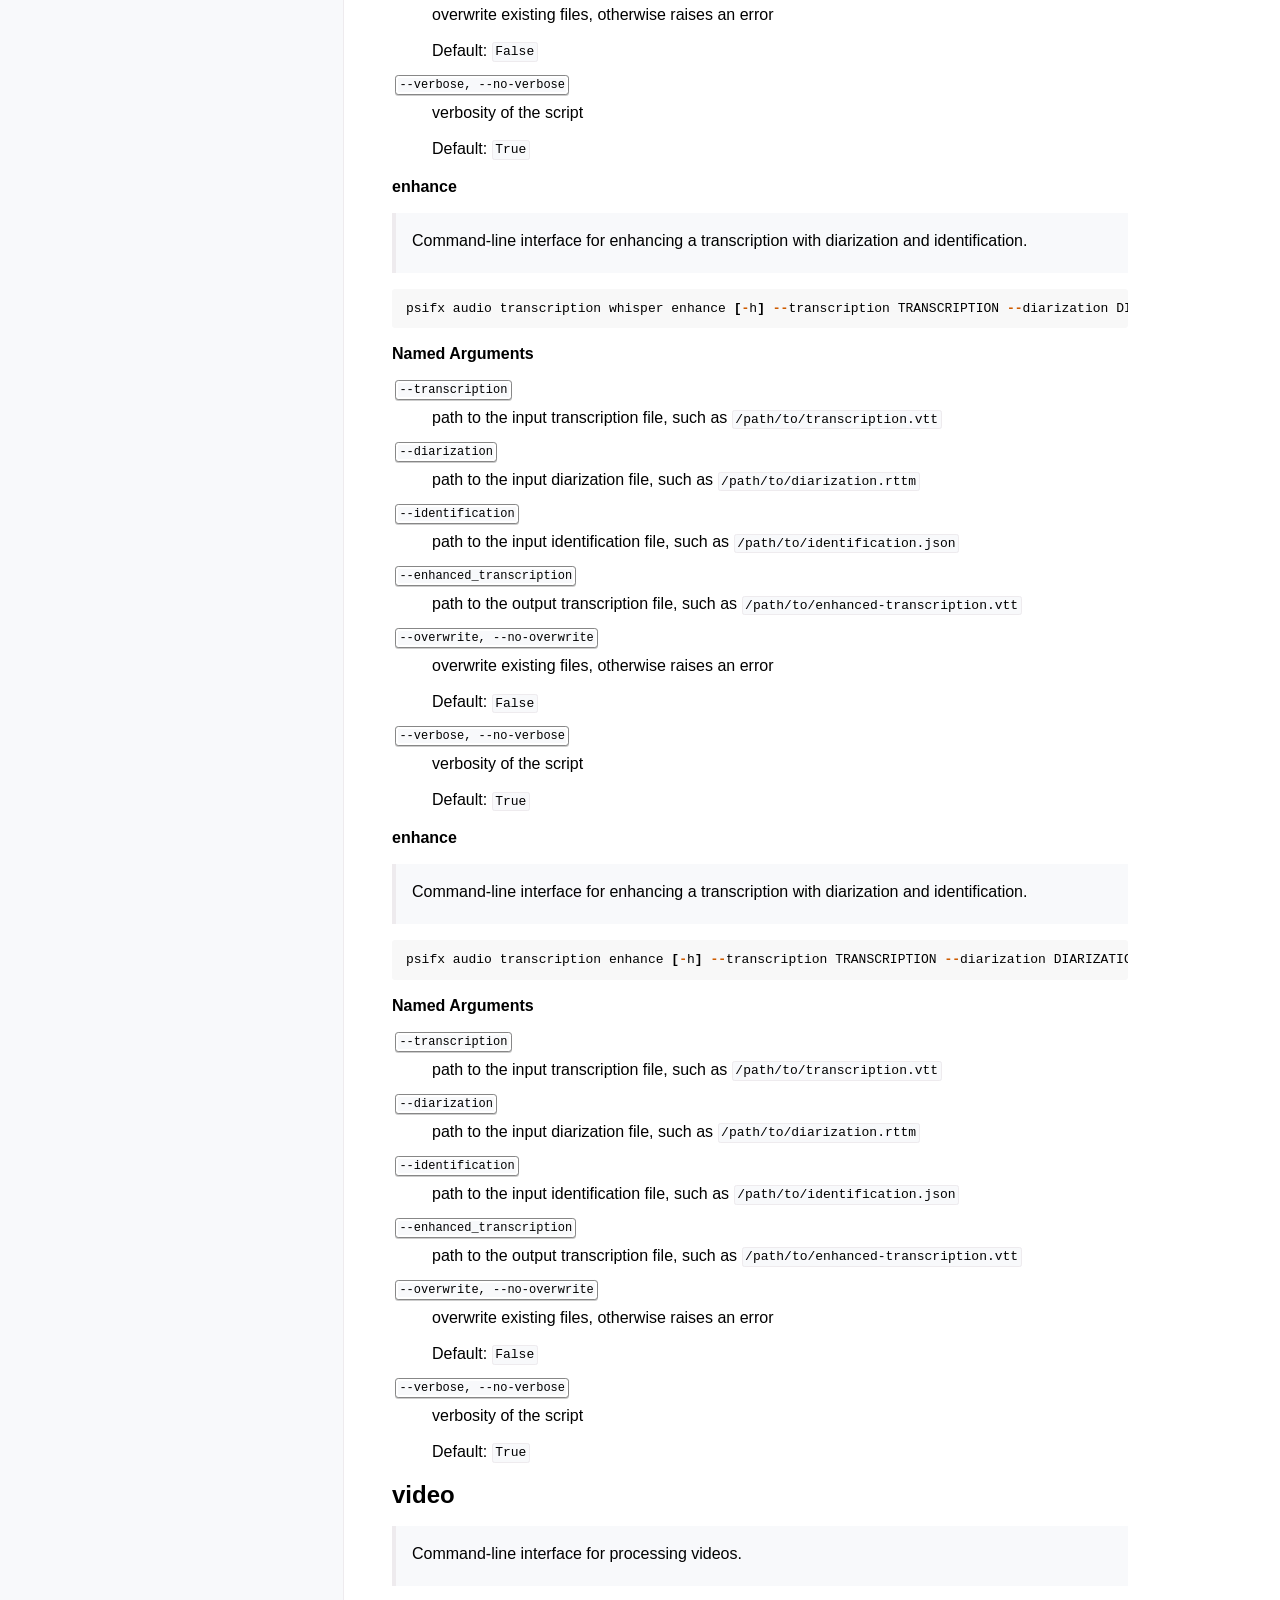
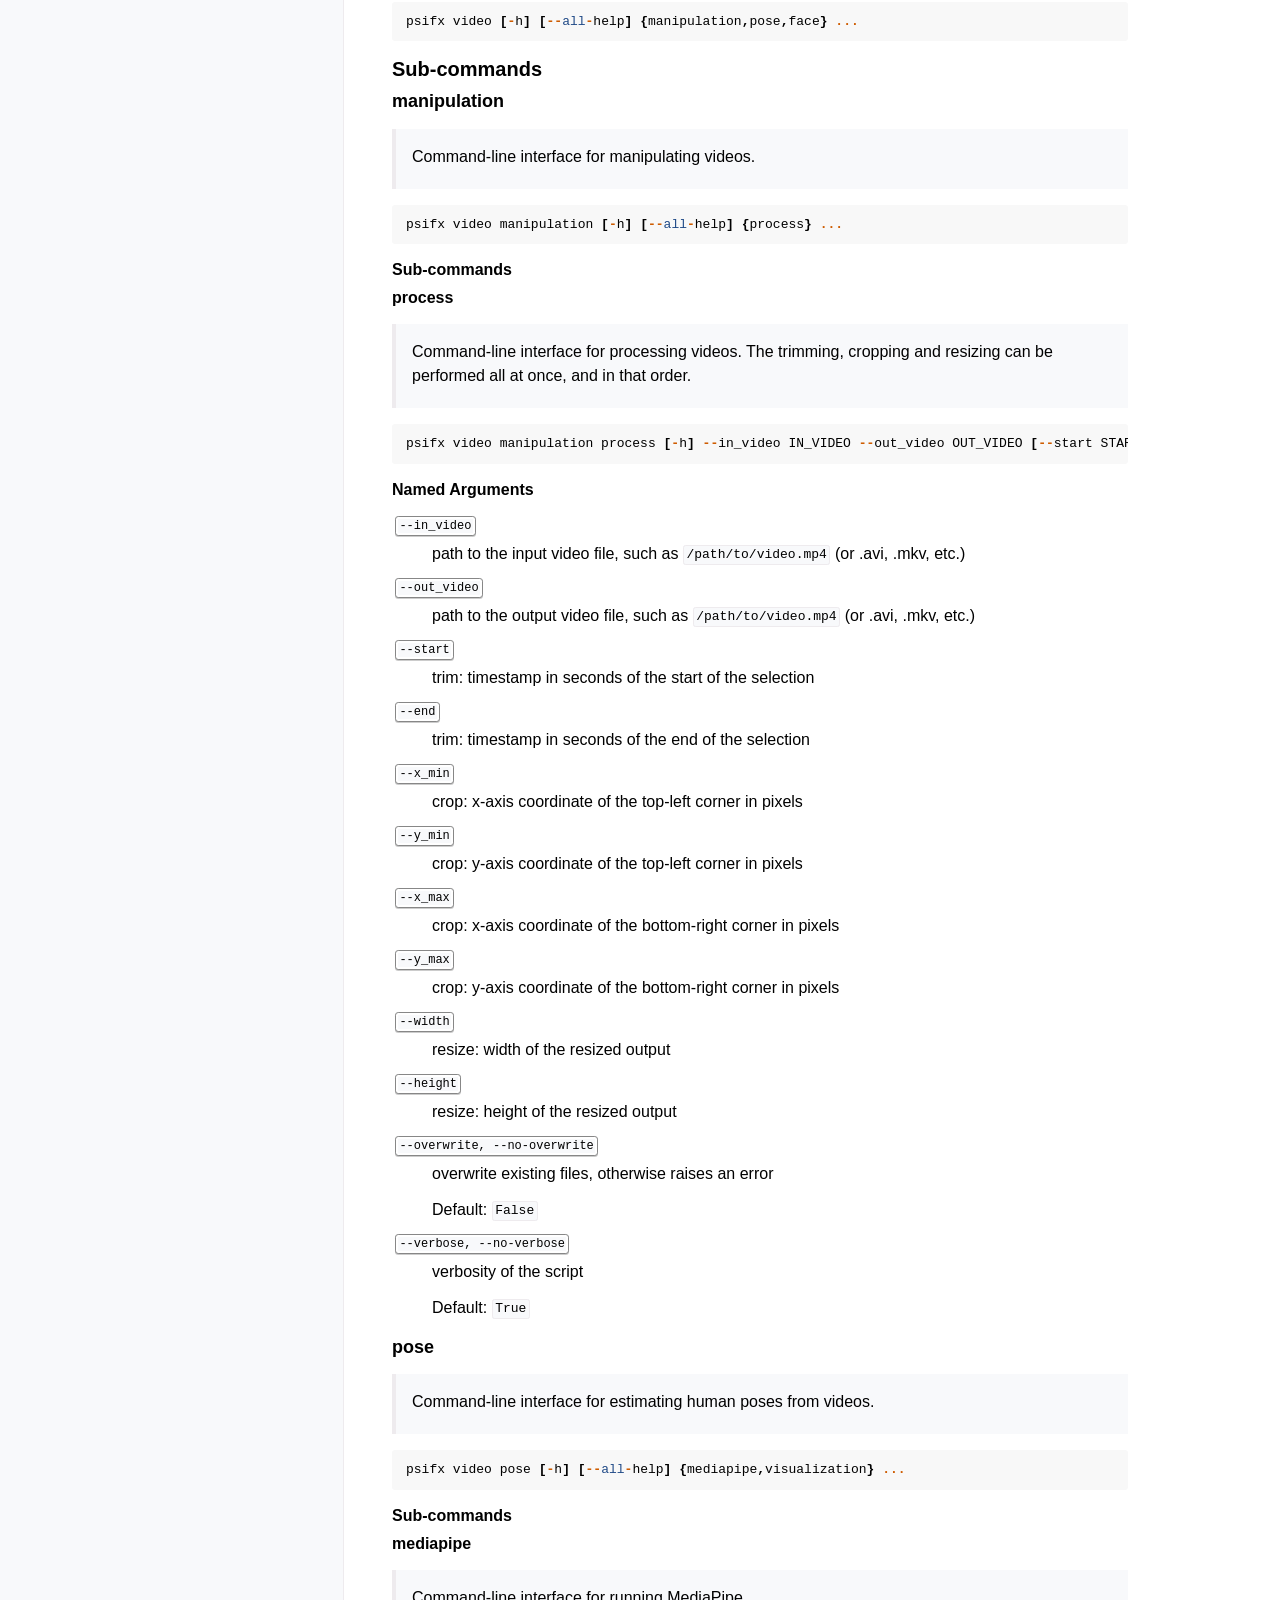
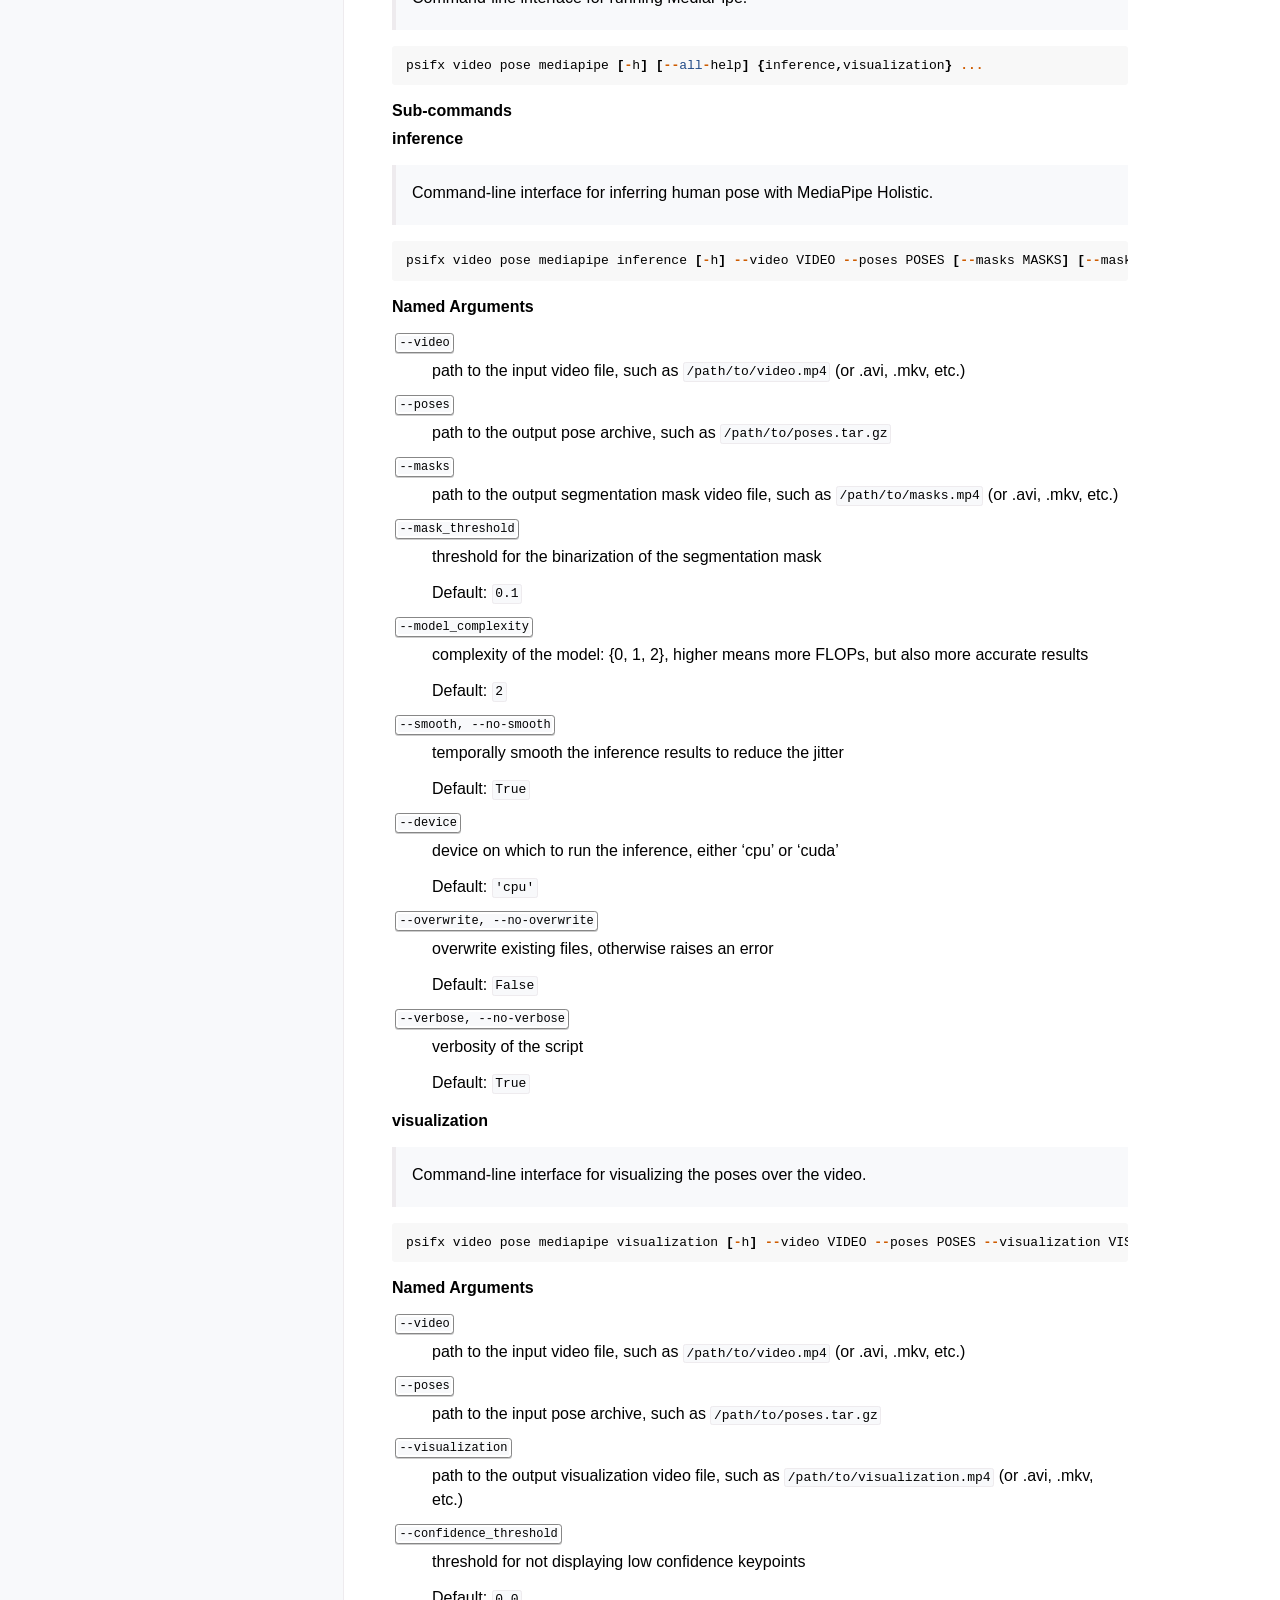
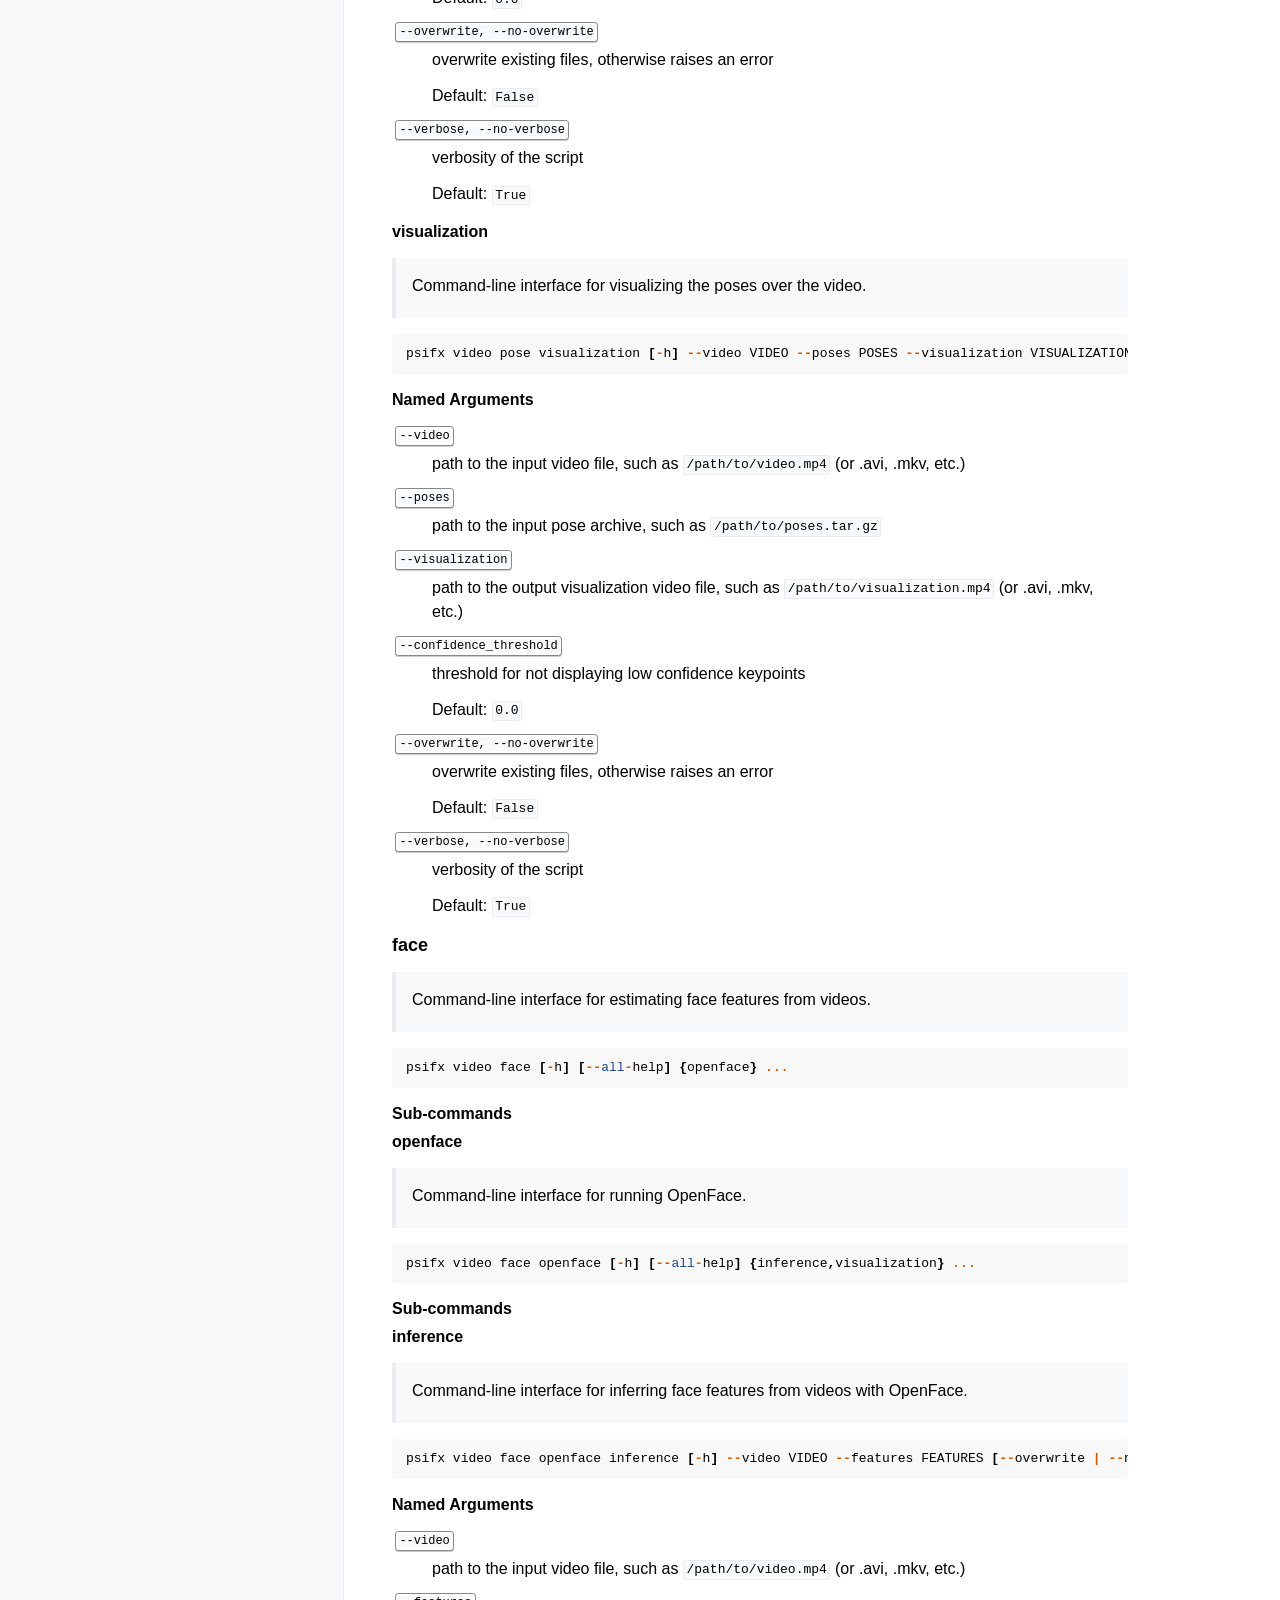
<file: _build/html/reference/cli.html>
<!doctype html>
<html class="no-js" lang="en" data-content_root="../">
  <head><meta charset="utf-8"/>
    <meta name="viewport" content="width=device-width,initial-scale=1"/>
    <meta name="color-scheme" content="light dark"><meta name="viewport" content="width=device-width, initial-scale=1" />
<link rel="index" title="Index" href="../genindex.html" /><link rel="search" title="Search" href="../search.html" /><link rel="prev" title="io" href="generated/io.html" />

    <link rel="shortcut icon" href="https://emoji.aranja.com/static/emoji-data/img-apple-160/1f9d0.png"/><!-- Generated with Sphinx 8.2.3 and Furo 2024.08.06 -->
        <title>Command Line Interface - psifx - 0.1.1</title>
      <link rel="stylesheet" type="text/css" href="../_static/pygments.css?v=8f2a1f02" />
    <link rel="stylesheet" type="text/css" href="../_static/styles/furo.css?v=354aac6f" />
    <link rel="stylesheet" type="text/css" href="../_static/copybutton.css?v=76b2166b" />
    <link rel="stylesheet" type="text/css" href="../_static/styles/furo-extensions.css?v=302659d7" />
    <link rel="stylesheet" type="text/css" href="../_static/css/custom.css?v=8931a844" />
    
    


<style>
  body {
    --color-code-background: #f8f8f8;
  --color-code-foreground: black;
  
  }
  @media not print {
    body[data-theme="dark"] {
      --color-code-background: #0d1117;
  --color-code-foreground: #e6edf3;
  --color-background-primary: #1f2226;
  
    }
    @media (prefers-color-scheme: dark) {
      body:not([data-theme="light"]) {
        --color-code-background: #0d1117;
  --color-code-foreground: #e6edf3;
  --color-background-primary: #1f2226;
  
      }
    }
  }
</style></head>
  <body>
    
    <script>
      document.body.dataset.theme = localStorage.getItem("theme") || "auto";
    </script>
    

<svg xmlns="http://www.w3.org/2000/svg" style="display: none;">
  <symbol id="svg-toc" viewBox="0 0 24 24">
    <title>Contents</title>
    <svg stroke="currentColor" fill="currentColor" stroke-width="0" viewBox="0 0 1024 1024">
      <path d="M408 442h480c4.4 0 8-3.6 8-8v-56c0-4.4-3.6-8-8-8H408c-4.4 0-8 3.6-8 8v56c0 4.4 3.6 8 8 8zm-8 204c0 4.4 3.6 8 8 8h480c4.4 0 8-3.6 8-8v-56c0-4.4-3.6-8-8-8H408c-4.4 0-8 3.6-8 8v56zm504-486H120c-4.4 0-8 3.6-8 8v56c0 4.4 3.6 8 8 8h784c4.4 0 8-3.6 8-8v-56c0-4.4-3.6-8-8-8zm0 632H120c-4.4 0-8 3.6-8 8v56c0 4.4 3.6 8 8 8h784c4.4 0 8-3.6 8-8v-56c0-4.4-3.6-8-8-8zM115.4 518.9L271.7 642c5.8 4.6 14.4.5 14.4-6.9V388.9c0-7.4-8.5-11.5-14.4-6.9L115.4 505.1a8.74 8.74 0 0 0 0 13.8z"/>
    </svg>
  </symbol>
  <symbol id="svg-menu" viewBox="0 0 24 24">
    <title>Menu</title>
    <svg xmlns="http://www.w3.org/2000/svg" viewBox="0 0 24 24" fill="none" stroke="currentColor"
      stroke-width="2" stroke-linecap="round" stroke-linejoin="round" class="feather-menu">
      <line x1="3" y1="12" x2="21" y2="12"></line>
      <line x1="3" y1="6" x2="21" y2="6"></line>
      <line x1="3" y1="18" x2="21" y2="18"></line>
    </svg>
  </symbol>
  <symbol id="svg-arrow-right" viewBox="0 0 24 24">
    <title>Expand</title>
    <svg xmlns="http://www.w3.org/2000/svg" viewBox="0 0 24 24" fill="none" stroke="currentColor"
      stroke-width="2" stroke-linecap="round" stroke-linejoin="round" class="feather-chevron-right">
      <polyline points="9 18 15 12 9 6"></polyline>
    </svg>
  </symbol>
  <symbol id="svg-sun" viewBox="0 0 24 24">
    <title>Light mode</title>
    <svg xmlns="http://www.w3.org/2000/svg" viewBox="0 0 24 24" fill="none" stroke="currentColor"
      stroke-width="1" stroke-linecap="round" stroke-linejoin="round" class="feather-sun">
      <circle cx="12" cy="12" r="5"></circle>
      <line x1="12" y1="1" x2="12" y2="3"></line>
      <line x1="12" y1="21" x2="12" y2="23"></line>
      <line x1="4.22" y1="4.22" x2="5.64" y2="5.64"></line>
      <line x1="18.36" y1="18.36" x2="19.78" y2="19.78"></line>
      <line x1="1" y1="12" x2="3" y2="12"></line>
      <line x1="21" y1="12" x2="23" y2="12"></line>
      <line x1="4.22" y1="19.78" x2="5.64" y2="18.36"></line>
      <line x1="18.36" y1="5.64" x2="19.78" y2="4.22"></line>
    </svg>
  </symbol>
  <symbol id="svg-moon" viewBox="0 0 24 24">
    <title>Dark mode</title>
    <svg xmlns="http://www.w3.org/2000/svg" viewBox="0 0 24 24" fill="none" stroke="currentColor"
      stroke-width="1" stroke-linecap="round" stroke-linejoin="round" class="icon-tabler-moon">
      <path stroke="none" d="M0 0h24v24H0z" fill="none" />
      <path d="M12 3c.132 0 .263 0 .393 0a7.5 7.5 0 0 0 7.92 12.446a9 9 0 1 1 -8.313 -12.454z" />
    </svg>
  </symbol>
  <symbol id="svg-sun-with-moon" viewBox="0 0 24 24">
    <title>Auto light/dark, in light mode</title>
    <svg xmlns="http://www.w3.org/2000/svg" viewBox="0 0 24 24" fill="none" stroke="currentColor"
      stroke-width="1" stroke-linecap="round" stroke-linejoin="round"
      class="icon-custom-derived-from-feather-sun-and-tabler-moon">
      <path style="opacity: 50%" d="M 5.411 14.504 C 5.471 14.504 5.532 14.504 5.591 14.504 C 3.639 16.319 4.383 19.569 6.931 20.352 C 7.693 20.586 8.512 20.551 9.25 20.252 C 8.023 23.207 4.056 23.725 2.11 21.184 C 0.166 18.642 1.702 14.949 4.874 14.536 C 5.051 14.512 5.231 14.5 5.411 14.5 L 5.411 14.504 Z"/>
      <line x1="14.5" y1="3.25" x2="14.5" y2="1.25"/>
      <line x1="14.5" y1="15.85" x2="14.5" y2="17.85"/>
      <line x1="10.044" y1="5.094" x2="8.63" y2="3.68"/>
      <line x1="19" y1="14.05" x2="20.414" y2="15.464"/>
      <line x1="8.2" y1="9.55" x2="6.2" y2="9.55"/>
      <line x1="20.8" y1="9.55" x2="22.8" y2="9.55"/>
      <line x1="10.044" y1="14.006" x2="8.63" y2="15.42"/>
      <line x1="19" y1="5.05" x2="20.414" y2="3.636"/>
      <circle cx="14.5" cy="9.55" r="3.6"/>
    </svg>
  </symbol>
  <symbol id="svg-moon-with-sun" viewBox="0 0 24 24">
    <title>Auto light/dark, in dark mode</title>
    <svg xmlns="http://www.w3.org/2000/svg" viewBox="0 0 24 24" fill="none" stroke="currentColor"
      stroke-width="1" stroke-linecap="round" stroke-linejoin="round"
      class="icon-custom-derived-from-feather-sun-and-tabler-moon">
      <path d="M 8.282 7.007 C 8.385 7.007 8.494 7.007 8.595 7.007 C 5.18 10.184 6.481 15.869 10.942 17.24 C 12.275 17.648 13.706 17.589 15 17.066 C 12.851 22.236 5.91 23.143 2.505 18.696 C -0.897 14.249 1.791 7.786 7.342 7.063 C 7.652 7.021 7.965 7 8.282 7 L 8.282 7.007 Z"/>
      <line style="opacity: 50%" x1="18" y1="3.705" x2="18" y2="2.5"/>
      <line style="opacity: 50%" x1="18" y1="11.295" x2="18" y2="12.5"/>
      <line style="opacity: 50%" x1="15.316" y1="4.816" x2="14.464" y2="3.964"/>
      <line style="opacity: 50%" x1="20.711" y1="10.212" x2="21.563" y2="11.063"/>
      <line style="opacity: 50%" x1="14.205" y1="7.5" x2="13.001" y2="7.5"/>
      <line style="opacity: 50%" x1="21.795" y1="7.5" x2="23" y2="7.5"/>
      <line style="opacity: 50%" x1="15.316" y1="10.184" x2="14.464" y2="11.036"/>
      <line style="opacity: 50%" x1="20.711" y1="4.789" x2="21.563" y2="3.937"/>
      <circle style="opacity: 50%" cx="18" cy="7.5" r="2.169"/>
    </svg>
  </symbol>
  <symbol id="svg-pencil" viewBox="0 0 24 24">
    <svg xmlns="http://www.w3.org/2000/svg" viewBox="0 0 24 24" fill="none" stroke="currentColor"
      stroke-width="1" stroke-linecap="round" stroke-linejoin="round" class="icon-tabler-pencil-code">
      <path d="M4 20h4l10.5 -10.5a2.828 2.828 0 1 0 -4 -4l-10.5 10.5v4" />
      <path d="M13.5 6.5l4 4" />
      <path d="M20 21l2 -2l-2 -2" />
      <path d="M17 17l-2 2l2 2" />
    </svg>
  </symbol>
  <symbol id="svg-eye" viewBox="0 0 24 24">
    <svg xmlns="http://www.w3.org/2000/svg" viewBox="0 0 24 24" fill="none" stroke="currentColor"
      stroke-width="1" stroke-linecap="round" stroke-linejoin="round" class="icon-tabler-eye-code">
      <path stroke="none" d="M0 0h24v24H0z" fill="none" />
      <path d="M10 12a2 2 0 1 0 4 0a2 2 0 0 0 -4 0" />
      <path
        d="M11.11 17.958c-3.209 -.307 -5.91 -2.293 -8.11 -5.958c2.4 -4 5.4 -6 9 -6c3.6 0 6.6 2 9 6c-.21 .352 -.427 .688 -.647 1.008" />
      <path d="M20 21l2 -2l-2 -2" />
      <path d="M17 17l-2 2l2 2" />
    </svg>
  </symbol>
</svg>

<input type="checkbox" class="sidebar-toggle" name="__navigation" id="__navigation">
<input type="checkbox" class="sidebar-toggle" name="__toc" id="__toc">
<label class="overlay sidebar-overlay" for="__navigation">
  <div class="visually-hidden">Hide navigation sidebar</div>
</label>
<label class="overlay toc-overlay" for="__toc">
  <div class="visually-hidden">Hide table of contents sidebar</div>
</label>

<a class="skip-to-content muted-link" href="#furo-main-content">Skip to content</a>



<div class="page">
  <header class="mobile-header">
    <div class="header-left">
      <label class="nav-overlay-icon" for="__navigation">
        <div class="visually-hidden">Toggle site navigation sidebar</div>
        <i class="icon"><svg><use href="#svg-menu"></use></svg></i>
      </label>
    </div>
    <div class="header-center">
      <a href="../index.html"><div class="brand">psifx - 0.1.1</div></a>
    </div>
    <div class="header-right">
      <div class="theme-toggle-container theme-toggle-header">
        <button class="theme-toggle">
          <div class="visually-hidden">Toggle Light / Dark / Auto color theme</div>
          <svg class="theme-icon-when-auto-light"><use href="#svg-sun-with-moon"></use></svg>
          <svg class="theme-icon-when-auto-dark"><use href="#svg-moon-with-sun"></use></svg>
          <svg class="theme-icon-when-dark"><use href="#svg-moon"></use></svg>
          <svg class="theme-icon-when-light"><use href="#svg-sun"></use></svg>
        </button>
      </div>
      <label class="toc-overlay-icon toc-header-icon" for="__toc">
        <div class="visually-hidden">Toggle table of contents sidebar</div>
        <i class="icon"><svg><use href="#svg-toc"></use></svg></i>
      </label>
    </div>
  </header>
  <aside class="sidebar-drawer">
    <div class="sidebar-container">
      
      <div class="sidebar-sticky"><a class="sidebar-brand" href="../index.html">
  
  
  <span class="sidebar-brand-text">psifx - 0.1.1</span>
  
</a><form class="sidebar-search-container" method="get" action="../search.html" role="search">
  <input class="sidebar-search" placeholder="Search" name="q" aria-label="Search">
  <input type="hidden" name="check_keywords" value="yes">
  <input type="hidden" name="area" value="default">
</form>
<div id="searchbox"></div><div class="sidebar-scroll"><div class="sidebar-tree">
  <p class="caption" role="heading"><span class="caption-text">Documentation</span></p>
<ul>
<li class="toctree-l1"><a class="reference internal" href="../pages/installation.html">Installation</a></li>
<li class="toctree-l1"><a class="reference internal" href="../pages/usage.html">Usage</a></li>
<li class="toctree-l1"><a class="reference internal" href="../pages/audio.html">Audio Processing Guide</a></li>
<li class="toctree-l1"><a class="reference internal" href="../pages/video.html">Video Processing Guide</a></li>
<li class="toctree-l1"><a class="reference internal" href="../pages/text.html">Text Processing Guide</a></li>
<li class="toctree-l1"><a class="reference internal" href="../pages/development.html">Development</a></li>
<li class="toctree-l1"><a class="reference internal" href="../pages/bibliography.html">Reference</a></li>
</ul>
<p class="caption" role="heading"><span class="caption-text">Reference</span></p>
<ul class="current">
<li class="toctree-l1 has-children"><a class="reference internal" href="api.html">Python API</a><input class="toctree-checkbox" id="toctree-checkbox-1" name="toctree-checkbox-1" role="switch" type="checkbox"/><label for="toctree-checkbox-1"><div class="visually-hidden">Toggle navigation of Python API</div><i class="icon"><svg><use href="#svg-arrow-right"></use></svg></i></label><ul>
<li class="toctree-l2 has-children"><a class="reference internal" href="generated/psifx.html">psifx</a><input class="toctree-checkbox" id="toctree-checkbox-2" name="toctree-checkbox-2" role="switch" type="checkbox"/><label for="toctree-checkbox-2"><div class="visually-hidden">Toggle navigation of psifx</div><i class="icon"><svg><use href="#svg-arrow-right"></use></svg></i></label><ul>
<li class="toctree-l3"><a class="reference internal" href="generated/io.html">io</a></li>
</ul>
</li>
</ul>
</li>
<li class="toctree-l1 current current-page"><a class="current reference internal" href="#">Command Line Interface</a></li>
</ul>

</div>
</div>

      </div>
      
    </div>
  </aside>
  <div class="main">
    <div class="content">
      <div class="article-container">
        <a href="#" class="back-to-top muted-link">
          <svg xmlns="http://www.w3.org/2000/svg" viewBox="0 0 24 24">
            <path d="M13 20h-2V8l-5.5 5.5-1.42-1.42L12 4.16l7.92 7.92-1.42 1.42L13 8v12z"></path>
          </svg>
          <span>Back to top</span>
        </a>
        <div class="content-icon-container">
          <div class="view-this-page">
  <a class="muted-link" href="../_sources/reference/cli.md.txt" title="View this page">
    <svg><use href="#svg-eye"></use></svg>
    <span class="visually-hidden">View this page</span>
  </a>
</div>
<div class="theme-toggle-container theme-toggle-content">
            <button class="theme-toggle">
              <div class="visually-hidden">Toggle Light / Dark / Auto color theme</div>
              <svg class="theme-icon-when-auto-light"><use href="#svg-sun-with-moon"></use></svg>
              <svg class="theme-icon-when-auto-dark"><use href="#svg-moon-with-sun"></use></svg>
              <svg class="theme-icon-when-dark"><use href="#svg-moon"></use></svg>
              <svg class="theme-icon-when-light"><use href="#svg-sun"></use></svg>
            </button>
          </div>
          <label class="toc-overlay-icon toc-content-icon" for="__toc">
            <div class="visually-hidden">Toggle table of contents sidebar</div>
            <i class="icon"><svg><use href="#svg-toc"></use></svg></i>
          </label>
        </div>
        <article role="main" id="furo-main-content">
          <section id="command-line-interface">
<h1>Command Line Interface<a class="headerlink" href="#command-line-interface" title="Link to this heading">¶</a></h1>
<p><p><code class="docutils literal notranslate"><span class="pre">psifx</span></code> command-line interface.</p>
</p>
<div class="highlight-default notranslate"><div class="highlight"><pre><span></span><span class="n">usage</span><span class="p">:</span> <span class="n">psifx</span> <span class="p">[</span><span class="o">-</span><span class="n">h</span><span class="p">]</span> <span class="p">[</span><span class="o">-</span><span class="n">v</span><span class="p">]</span> <span class="p">[</span><span class="o">--</span><span class="nb">all</span><span class="o">-</span><span class="n">help</span><span class="p">]</span> <span class="p">{</span><span class="n">audio</span><span class="p">,</span><span class="n">video</span><span class="p">,</span><span class="n">text</span><span class="p">}</span> <span class="o">...</span>
</pre></div>
</div>
<section id="psifx.command-get_parser-named-arguments">
<h2>Named Arguments<a class="headerlink" href="#psifx.command-get_parser-named-arguments" title="Link to this heading">¶</a></h2>
<dl class="option-list">
<dt><kbd>-v, --version</kbd></dt>
<dd><p>show version info</p>
</dd>
</dl>
</section>
<section id="Sub-commands">
<h2>Sub-commands<a class="headerlink" href="#Sub-commands" title="Link to this heading">¶</a></h2>
<section id="audio">
<h3>audio<a class="headerlink" href="#audio" title="Link to this heading">¶</a></h3>
<blockquote>
<div><p>Command-line interface for processing audio tracks.</p>
</div></blockquote>
<div class="highlight-default notranslate"><div class="highlight"><pre><span></span><span class="n">psifx</span> <span class="n">audio</span> <span class="p">[</span><span class="o">-</span><span class="n">h</span><span class="p">]</span> <span class="p">[</span><span class="o">--</span><span class="nb">all</span><span class="o">-</span><span class="n">help</span><span class="p">]</span> <span class="p">{</span><span class="n">diarization</span><span class="p">,</span><span class="n">identification</span><span class="p">,</span><span class="n">manipulation</span><span class="p">,</span><span class="n">speech</span><span class="p">,</span><span class="n">transcription</span><span class="p">}</span> <span class="o">...</span>
</pre></div>
</div>
<section id="Sub-commands_repeat1">
<h4>Sub-commands<a class="headerlink" href="#Sub-commands_repeat1" title="Link to this heading">¶</a></h4>
<section id="diarization">
<h5>diarization<a class="headerlink" href="#diarization" title="Link to this heading">¶</a></h5>
<blockquote>
<div><p>Command-line interface for diarizing audio tracks.</p>
</div></blockquote>
<div class="highlight-default notranslate"><div class="highlight"><pre><span></span><span class="n">psifx</span> <span class="n">audio</span> <span class="n">diarization</span> <span class="p">[</span><span class="o">-</span><span class="n">h</span><span class="p">]</span> <span class="p">[</span><span class="o">--</span><span class="nb">all</span><span class="o">-</span><span class="n">help</span><span class="p">]</span> <span class="p">{</span><span class="n">pyannote</span><span class="p">,</span><span class="n">visualization</span><span class="p">}</span> <span class="o">...</span>
</pre></div>
</div>
<section id="Sub-commands_repeat2">
<h6>Sub-commands<a class="headerlink" href="#Sub-commands_repeat2" title="Link to this heading">¶</a></h6>
<section id="pyannote">
<h6 aria-level="7">pyannote<a class="headerlink" href="#pyannote" title="Link to this heading">¶</a></h6>
<blockquote>
<div><p>Command-line interface for running pyannote diarization tool.</p>
</div></blockquote>
<div class="highlight-default notranslate"><div class="highlight"><pre><span></span><span class="n">psifx</span> <span class="n">audio</span> <span class="n">diarization</span> <span class="n">pyannote</span> <span class="p">[</span><span class="o">-</span><span class="n">h</span><span class="p">]</span> <span class="p">[</span><span class="o">--</span><span class="nb">all</span><span class="o">-</span><span class="n">help</span><span class="p">]</span> <span class="p">{</span><span class="n">inference</span><span class="p">,</span><span class="n">visualization</span><span class="p">}</span> <span class="o">...</span>
</pre></div>
</div>
<section id="Sub-commands_repeat3">
<h6 aria-level="8">Sub-commands<a class="headerlink" href="#Sub-commands_repeat3" title="Link to this heading">¶</a></h6>
<section id="inference">
<h6 aria-level="9">inference<a class="headerlink" href="#inference" title="Link to this heading">¶</a></h6>
<blockquote>
<div><p>Command-line interface for diarizing an audio track with pyannote.</p>
</div></blockquote>
<div class="highlight-default notranslate"><div class="highlight"><pre><span></span><span class="n">psifx</span> <span class="n">audio</span> <span class="n">diarization</span> <span class="n">pyannote</span> <span class="n">inference</span> <span class="p">[</span><span class="o">-</span><span class="n">h</span><span class="p">]</span> <span class="o">--</span><span class="n">audio</span> <span class="n">AUDIO</span> <span class="o">--</span><span class="n">diarization</span> <span class="n">DIARIZATION</span> <span class="p">[</span><span class="o">--</span><span class="n">num_speakers</span> <span class="n">NUM_SPEAKERS</span><span class="p">]</span> <span class="p">[</span><span class="o">--</span><span class="n">model_name</span> <span class="n">MODEL_NAME</span><span class="p">]</span> <span class="p">[</span><span class="o">--</span><span class="n">api_token</span> <span class="n">API_TOKEN</span><span class="p">]</span> <span class="p">[</span><span class="o">--</span><span class="n">device</span> <span class="n">DEVICE</span><span class="p">]</span> <span class="p">[</span><span class="o">--</span><span class="n">overwrite</span> <span class="o">|</span> <span class="o">--</span><span class="n">no</span><span class="o">-</span><span class="n">overwrite</span><span class="p">]</span> <span class="p">[</span><span class="o">--</span><span class="n">verbose</span> <span class="o">|</span> <span class="o">--</span><span class="n">no</span><span class="o">-</span><span class="n">verbose</span><span class="p">]</span>
</pre></div>
</div>
<section id="named-arguments">
<h6 aria-level="10">Named Arguments<a class="headerlink" href="#named-arguments" title="Link to this heading">¶</a></h6>
<dl class="option-list">
<dt><kbd>--audio</kbd></dt>
<dd><p>path to the input audio file, such as <code class="docutils literal notranslate"><span class="pre">/path/to/audio.wav</span></code></p>
</dd>
<dt><kbd>--diarization</kbd></dt>
<dd><p>path to the output diarization file, such as <code class="docutils literal notranslate"><span class="pre">/path/to/diarization.rttm</span></code></p>
</dd>
<dt><kbd>--num_speakers</kbd></dt>
<dd><p>number of speaking participants, if ignored the model will try to guess it, it is advised to specify it</p>
</dd>
<dt><kbd>--model_name</kbd></dt>
<dd><p>name of the diarization model used, c.f. <a class="reference external" href="https://huggingface.co/pyannote/speaker-diarization/tree/main/reproducible_research">https://huggingface.co/pyannote/speaker-diarization/tree/main/reproducible_research</a></p>
<p>Default: <code class="docutils literal notranslate"><span class="pre">'pyannote/speaker-diarization&#64;2.1.1'</span></code></p>
</dd>
<dt><kbd>--api_token</kbd></dt>
<dd><p>API token for the downloading the models from HuggingFace</p>
</dd>
<dt><kbd>--device</kbd></dt>
<dd><p>device on which to run the inference, either ‘cpu’ or ‘cuda’</p>
<p>Default: <code class="docutils literal notranslate"><span class="pre">'cpu'</span></code></p>
</dd>
<dt><kbd>--overwrite, --no-overwrite</kbd></dt>
<dd><p>overwrite existing files, otherwise raises an error</p>
<p>Default: <code class="docutils literal notranslate"><span class="pre">False</span></code></p>
</dd>
<dt><kbd>--verbose, --no-verbose</kbd></dt>
<dd><p>verbosity of the script</p>
<p>Default: <code class="docutils literal notranslate"><span class="pre">True</span></code></p>
</dd>
</dl>
</section>
</section>
<section id="visualization">
<h6 aria-level="9">visualization<a class="headerlink" href="#visualization" title="Link to this heading">¶</a></h6>
<blockquote>
<div><p>Command-line interface for visualizing the diarization of a track.</p>
</div></blockquote>
<div class="highlight-default notranslate"><div class="highlight"><pre><span></span><span class="n">psifx</span> <span class="n">audio</span> <span class="n">diarization</span> <span class="n">pyannote</span> <span class="n">visualization</span> <span class="p">[</span><span class="o">-</span><span class="n">h</span><span class="p">]</span> <span class="o">--</span><span class="n">diarization</span> <span class="n">DIARIZATION</span> <span class="o">--</span><span class="n">visualization</span> <span class="n">VISUALIZATION</span> <span class="p">[</span><span class="o">--</span><span class="n">overwrite</span> <span class="o">|</span> <span class="o">--</span><span class="n">no</span><span class="o">-</span><span class="n">overwrite</span><span class="p">]</span> <span class="p">[</span><span class="o">--</span><span class="n">verbose</span> <span class="o">|</span> <span class="o">--</span><span class="n">no</span><span class="o">-</span><span class="n">verbose</span><span class="p">]</span>
</pre></div>
</div>
<section id="named-arguments_repeat1">
<h6 aria-level="10">Named Arguments<a class="headerlink" href="#named-arguments_repeat1" title="Link to this heading">¶</a></h6>
<dl class="option-list">
<dt><kbd>--diarization</kbd></dt>
<dd><p>path to the input diarization file, such as <code class="docutils literal notranslate"><span class="pre">/path/to/diarization.rttm</span></code></p>
</dd>
<dt><kbd>--visualization</kbd></dt>
<dd><p>path to the output visualization file, such as <code class="docutils literal notranslate"><span class="pre">/path/to/visualization.png</span></code></p>
</dd>
<dt><kbd>--overwrite, --no-overwrite</kbd></dt>
<dd><p>overwrite existing files, otherwise raises an error</p>
<p>Default: <code class="docutils literal notranslate"><span class="pre">False</span></code></p>
</dd>
<dt><kbd>--verbose, --no-verbose</kbd></dt>
<dd><p>verbosity of the script</p>
<p>Default: <code class="docutils literal notranslate"><span class="pre">True</span></code></p>
</dd>
</dl>
</section>
</section>
</section>
</section>
<section id="visualization_repeat1">
<h6 aria-level="7">visualization<a class="headerlink" href="#visualization_repeat1" title="Link to this heading">¶</a></h6>
<blockquote>
<div><p>Command-line interface for visualizing the diarization of a track.</p>
</div></blockquote>
<div class="highlight-default notranslate"><div class="highlight"><pre><span></span><span class="n">psifx</span> <span class="n">audio</span> <span class="n">diarization</span> <span class="n">visualization</span> <span class="p">[</span><span class="o">-</span><span class="n">h</span><span class="p">]</span> <span class="o">--</span><span class="n">diarization</span> <span class="n">DIARIZATION</span> <span class="o">--</span><span class="n">visualization</span> <span class="n">VISUALIZATION</span> <span class="p">[</span><span class="o">--</span><span class="n">overwrite</span> <span class="o">|</span> <span class="o">--</span><span class="n">no</span><span class="o">-</span><span class="n">overwrite</span><span class="p">]</span> <span class="p">[</span><span class="o">--</span><span class="n">verbose</span> <span class="o">|</span> <span class="o">--</span><span class="n">no</span><span class="o">-</span><span class="n">verbose</span><span class="p">]</span>
</pre></div>
</div>
<section id="named-arguments_repeat2">
<h6 aria-level="8">Named Arguments<a class="headerlink" href="#named-arguments_repeat2" title="Link to this heading">¶</a></h6>
<dl class="option-list">
<dt><kbd>--diarization</kbd></dt>
<dd><p>path to the input diarization file, such as <code class="docutils literal notranslate"><span class="pre">/path/to/diarization.rttm</span></code></p>
</dd>
<dt><kbd>--visualization</kbd></dt>
<dd><p>path to the output visualization file, such as <code class="docutils literal notranslate"><span class="pre">/path/to/visualization.png</span></code></p>
</dd>
<dt><kbd>--overwrite, --no-overwrite</kbd></dt>
<dd><p>overwrite existing files, otherwise raises an error</p>
<p>Default: <code class="docutils literal notranslate"><span class="pre">False</span></code></p>
</dd>
<dt><kbd>--verbose, --no-verbose</kbd></dt>
<dd><p>verbosity of the script</p>
<p>Default: <code class="docutils literal notranslate"><span class="pre">True</span></code></p>
</dd>
</dl>
</section>
</section>
</section>
</section>
<section id="identification">
<h5>identification<a class="headerlink" href="#identification" title="Link to this heading">¶</a></h5>
<blockquote>
<div><p>Command-line interface for identifying speakers in audio tracks.</p>
</div></blockquote>
<div class="highlight-default notranslate"><div class="highlight"><pre><span></span><span class="n">psifx</span> <span class="n">audio</span> <span class="n">identification</span> <span class="p">[</span><span class="o">-</span><span class="n">h</span><span class="p">]</span> <span class="p">[</span><span class="o">--</span><span class="nb">all</span><span class="o">-</span><span class="n">help</span><span class="p">]</span> <span class="p">{</span><span class="n">pyannote</span><span class="p">}</span> <span class="o">...</span>
</pre></div>
</div>
<section id="Sub-commands_repeat4">
<h6>Sub-commands<a class="headerlink" href="#Sub-commands_repeat4" title="Link to this heading">¶</a></h6>
<section id="pyannote_repeat1">
<h6 aria-level="7">pyannote<a class="headerlink" href="#pyannote_repeat1" title="Link to this heading">¶</a></h6>
<blockquote>
<div><p>Command-line interface for running pyannote identification tool.</p>
</div></blockquote>
<div class="highlight-default notranslate"><div class="highlight"><pre><span></span><span class="n">psifx</span> <span class="n">audio</span> <span class="n">identification</span> <span class="n">pyannote</span> <span class="p">[</span><span class="o">-</span><span class="n">h</span><span class="p">]</span> <span class="p">[</span><span class="o">--</span><span class="nb">all</span><span class="o">-</span><span class="n">help</span><span class="p">]</span> <span class="p">{</span><span class="n">inference</span><span class="p">}</span> <span class="o">...</span>
</pre></div>
</div>
<section id="Sub-commands_repeat5">
<h6 aria-level="8">Sub-commands<a class="headerlink" href="#Sub-commands_repeat5" title="Link to this heading">¶</a></h6>
<section id="inference_repeat1">
<h6 aria-level="9">inference<a class="headerlink" href="#inference_repeat1" title="Link to this heading">¶</a></h6>
<blockquote>
<div><p>Command-line interface for identifying speakers from an audio track with pyannote.</p>
</div></blockquote>
<div class="highlight-default notranslate"><div class="highlight"><pre><span></span><span class="n">psifx</span> <span class="n">audio</span> <span class="n">identification</span> <span class="n">pyannote</span> <span class="n">inference</span> <span class="p">[</span><span class="o">-</span><span class="n">h</span><span class="p">]</span> <span class="o">--</span><span class="n">mixed_audio</span> <span class="n">MIXED_AUDIO</span> <span class="o">--</span><span class="n">diarization</span> <span class="n">DIARIZATION</span> <span class="o">--</span><span class="n">mono_audios</span> <span class="n">MONO_AUDIOS</span> <span class="p">[</span><span class="n">MONO_AUDIOS</span> <span class="o">...</span><span class="p">]</span> <span class="o">--</span><span class="n">identification</span> <span class="n">IDENTIFICATION</span> <span class="p">[</span><span class="o">--</span><span class="n">model_names</span> <span class="n">MODEL_NAMES</span> <span class="p">[</span><span class="n">MODEL_NAMES</span> <span class="o">...</span><span class="p">]]</span> <span class="p">[</span><span class="o">--</span><span class="n">api_token</span> <span class="n">API_TOKEN</span><span class="p">]</span> <span class="p">[</span><span class="o">--</span><span class="n">device</span> <span class="n">DEVICE</span><span class="p">]</span> <span class="p">[</span><span class="o">--</span><span class="n">overwrite</span> <span class="o">|</span> <span class="o">--</span><span class="n">no</span><span class="o">-</span><span class="n">overwrite</span><span class="p">]</span> <span class="p">[</span><span class="o">--</span><span class="n">verbose</span> <span class="o">|</span> <span class="o">--</span><span class="n">no</span><span class="o">-</span><span class="n">verbose</span><span class="p">]</span>
</pre></div>
</div>
<section id="named-arguments_repeat3">
<h6 aria-level="10">Named Arguments<a class="headerlink" href="#named-arguments_repeat3" title="Link to this heading">¶</a></h6>
<dl class="option-list">
<dt><kbd>--mixed_audio</kbd></dt>
<dd><p>path to the input mixed audio file, such as <code class="docutils literal notranslate"><span class="pre">/path/to/mixed-audio.wav</span></code></p>
</dd>
<dt><kbd>--diarization</kbd></dt>
<dd><p>path to the input diarization file, such as <code class="docutils literal notranslate"><span class="pre">/path/to/diarization.rttm</span></code></p>
</dd>
<dt><kbd>--mono_audios</kbd></dt>
<dd><p>paths to the input mono audio files, such as <code class="docutils literal notranslate"><span class="pre">/path/to/mono-audio-1.wav</span> <span class="pre">/path/to/mono-audio-2.wav</span></code></p>
</dd>
<dt><kbd>--identification</kbd></dt>
<dd><p>path to the output identification file, such as <code class="docutils literal notranslate"><span class="pre">/path/to/identification.json</span></code></p>
</dd>
<dt><kbd>--model_names</kbd></dt>
<dd><p>names of the embedding models</p>
<p>Default: <code class="docutils literal notranslate"><span class="pre">['pyannote/embedding',</span> <span class="pre">'speechbrain/spkrec-ecapa-voxceleb']</span></code></p>
</dd>
<dt><kbd>--api_token</kbd></dt>
<dd><p>API token for the downloading the models from HuggingFace</p>
</dd>
<dt><kbd>--device</kbd></dt>
<dd><p>device on which to run the inference, either ‘cpu’ or ‘cuda’</p>
<p>Default: <code class="docutils literal notranslate"><span class="pre">'cpu'</span></code></p>
</dd>
<dt><kbd>--overwrite, --no-overwrite</kbd></dt>
<dd><p>overwrite existing files, otherwise raises an error</p>
<p>Default: <code class="docutils literal notranslate"><span class="pre">False</span></code></p>
</dd>
<dt><kbd>--verbose, --no-verbose</kbd></dt>
<dd><p>verbosity of the script</p>
<p>Default: <code class="docutils literal notranslate"><span class="pre">True</span></code></p>
</dd>
</dl>
</section>
</section>
</section>
</section>
</section>
</section>
<section id="manipulation">
<h5>manipulation<a class="headerlink" href="#manipulation" title="Link to this heading">¶</a></h5>
<blockquote>
<div><p>Command-line interface for manipulating audio tracks.</p>
</div></blockquote>
<div class="highlight-default notranslate"><div class="highlight"><pre><span></span><span class="n">psifx</span> <span class="n">audio</span> <span class="n">manipulation</span> <span class="p">[</span><span class="o">-</span><span class="n">h</span><span class="p">]</span> <span class="p">[</span><span class="o">--</span><span class="nb">all</span><span class="o">-</span><span class="n">help</span><span class="p">]</span> <span class="p">{</span><span class="n">extraction</span><span class="p">,</span><span class="n">conversion</span><span class="p">,</span><span class="n">split</span><span class="p">,</span><span class="n">mixdown</span><span class="p">,</span><span class="n">normalization</span><span class="p">}</span> <span class="o">...</span>
</pre></div>
</div>
<section id="Sub-commands_repeat6">
<h6>Sub-commands<a class="headerlink" href="#Sub-commands_repeat6" title="Link to this heading">¶</a></h6>
<section id="extraction">
<h6 aria-level="7">extraction<a class="headerlink" href="#extraction" title="Link to this heading">¶</a></h6>
<blockquote>
<div><p>Command-line interface for extracting the audio track from a video.</p>
</div></blockquote>
<div class="highlight-default notranslate"><div class="highlight"><pre><span></span><span class="n">psifx</span> <span class="n">audio</span> <span class="n">manipulation</span> <span class="n">extraction</span> <span class="p">[</span><span class="o">-</span><span class="n">h</span><span class="p">]</span> <span class="o">--</span><span class="n">video</span> <span class="n">VIDEO</span> <span class="o">--</span><span class="n">audio</span> <span class="n">AUDIO</span> <span class="p">[</span><span class="o">--</span><span class="n">overwrite</span> <span class="o">|</span> <span class="o">--</span><span class="n">no</span><span class="o">-</span><span class="n">overwrite</span><span class="p">]</span> <span class="p">[</span><span class="o">--</span><span class="n">verbose</span> <span class="o">|</span> <span class="o">--</span><span class="n">no</span><span class="o">-</span><span class="n">verbose</span><span class="p">]</span>
</pre></div>
</div>
<section id="named-arguments_repeat4">
<h6 aria-level="8">Named Arguments<a class="headerlink" href="#named-arguments_repeat4" title="Link to this heading">¶</a></h6>
<dl class="option-list">
<dt><kbd>--video</kbd></dt>
<dd><p>path to the input video file, such as <code class="docutils literal notranslate"><span class="pre">/path/to/video.mp4</span></code> (or .avi, .mkv, etc.)</p>
</dd>
<dt><kbd>--audio</kbd></dt>
<dd><p>path to the output audio file, such as <code class="docutils literal notranslate"><span class="pre">/path/to/audio.wav</span></code></p>
</dd>
<dt><kbd>--overwrite, --no-overwrite</kbd></dt>
<dd><p>overwrite existing files, otherwise raises an error</p>
<p>Default: <code class="docutils literal notranslate"><span class="pre">False</span></code></p>
</dd>
<dt><kbd>--verbose, --no-verbose</kbd></dt>
<dd><p>verbosity of the script</p>
<p>Default: <code class="docutils literal notranslate"><span class="pre">True</span></code></p>
</dd>
</dl>
</section>
</section>
<section id="conversion">
<h6 aria-level="7">conversion<a class="headerlink" href="#conversion" title="Link to this heading">¶</a></h6>
<blockquote>
<div><p>Command-line interface for converting any audio track to a mono audio track at 16kHz sample rate.</p>
</div></blockquote>
<div class="highlight-default notranslate"><div class="highlight"><pre><span></span><span class="n">psifx</span> <span class="n">audio</span> <span class="n">manipulation</span> <span class="n">conversion</span> <span class="p">[</span><span class="o">-</span><span class="n">h</span><span class="p">]</span> <span class="o">--</span><span class="n">audio</span> <span class="n">AUDIO</span> <span class="o">--</span><span class="n">mono_audio</span> <span class="n">MONO_AUDIO</span> <span class="p">[</span><span class="o">--</span><span class="n">overwrite</span> <span class="o">|</span> <span class="o">--</span><span class="n">no</span><span class="o">-</span><span class="n">overwrite</span><span class="p">]</span> <span class="p">[</span><span class="o">--</span><span class="n">verbose</span> <span class="o">|</span> <span class="o">--</span><span class="n">no</span><span class="o">-</span><span class="n">verbose</span><span class="p">]</span>
</pre></div>
</div>
<section id="named-arguments_repeat5">
<h6 aria-level="8">Named Arguments<a class="headerlink" href="#named-arguments_repeat5" title="Link to this heading">¶</a></h6>
<dl class="option-list">
<dt><kbd>--audio</kbd></dt>
<dd><p>path to the input audio file, such as <code class="docutils literal notranslate"><span class="pre">/path/to/audio.wav</span></code> (or .mp3, etc.)</p>
</dd>
<dt><kbd>--mono_audio</kbd></dt>
<dd><p>path to the output audio file, such as <code class="docutils literal notranslate"><span class="pre">/path/to/mono-audio.wav</span></code></p>
</dd>
<dt><kbd>--overwrite, --no-overwrite</kbd></dt>
<dd><p>overwrite existing files, otherwise raises an error</p>
<p>Default: <code class="docutils literal notranslate"><span class="pre">False</span></code></p>
</dd>
<dt><kbd>--verbose, --no-verbose</kbd></dt>
<dd><p>verbosity of the script</p>
<p>Default: <code class="docutils literal notranslate"><span class="pre">True</span></code></p>
</dd>
</dl>
</section>
</section>
<section id="split">
<h6 aria-level="7">split<a class="headerlink" href="#split" title="Link to this heading">¶</a></h6>
<blockquote>
<div><p>Command-line interface for splitting a stereo audio track into two mono tracks.</p>
</div></blockquote>
<div class="highlight-default notranslate"><div class="highlight"><pre><span></span><span class="n">psifx</span> <span class="n">audio</span> <span class="n">manipulation</span> <span class="n">split</span> <span class="p">[</span><span class="o">-</span><span class="n">h</span><span class="p">]</span> <span class="o">--</span><span class="n">stereo_audio</span> <span class="n">STEREO_AUDIO</span> <span class="o">--</span><span class="n">left_audio</span> <span class="n">LEFT_AUDIO</span> <span class="o">--</span><span class="n">right_audio</span> <span class="n">RIGHT_AUDIO</span> <span class="p">[</span><span class="o">--</span><span class="n">overwrite</span> <span class="o">|</span> <span class="o">--</span><span class="n">no</span><span class="o">-</span><span class="n">overwrite</span><span class="p">]</span> <span class="p">[</span><span class="o">--</span><span class="n">verbose</span> <span class="o">|</span> <span class="o">--</span><span class="n">no</span><span class="o">-</span><span class="n">verbose</span><span class="p">]</span>
</pre></div>
</div>
<section id="named-arguments_repeat6">
<h6 aria-level="8">Named Arguments<a class="headerlink" href="#named-arguments_repeat6" title="Link to this heading">¶</a></h6>
<dl class="option-list">
<dt><kbd>--stereo_audio</kbd></dt>
<dd><p>path to the input stereo audio file, such as <code class="docutils literal notranslate"><span class="pre">/path/to/stereo-audio.wav</span></code></p>
</dd>
<dt><kbd>--left_audio</kbd></dt>
<dd><p>path to the output left channel mono audio file, such as <code class="docutils literal notranslate"><span class="pre">/path/to/left-audio.wav</span></code></p>
</dd>
<dt><kbd>--right_audio</kbd></dt>
<dd><p>path to the output right channel mono audio file, such as <code class="docutils literal notranslate"><span class="pre">/path/to/right-audio.wav</span></code></p>
</dd>
<dt><kbd>--overwrite, --no-overwrite</kbd></dt>
<dd><p>overwrite existing files, otherwise raises an error</p>
<p>Default: <code class="docutils literal notranslate"><span class="pre">False</span></code></p>
</dd>
<dt><kbd>--verbose, --no-verbose</kbd></dt>
<dd><p>verbosity of the script</p>
<p>Default: <code class="docutils literal notranslate"><span class="pre">True</span></code></p>
</dd>
</dl>
</section>
</section>
<section id="mixdown">
<h6 aria-level="7">mixdown<a class="headerlink" href="#mixdown" title="Link to this heading">¶</a></h6>
<blockquote>
<div><p>Command-line interface for mixing multiple mono audio tracks.</p>
</div></blockquote>
<div class="highlight-default notranslate"><div class="highlight"><pre><span></span><span class="n">psifx</span> <span class="n">audio</span> <span class="n">manipulation</span> <span class="n">mixdown</span> <span class="p">[</span><span class="o">-</span><span class="n">h</span><span class="p">]</span> <span class="o">--</span><span class="n">mono_audios</span> <span class="n">MONO_AUDIOS</span> <span class="p">[</span><span class="n">MONO_AUDIOS</span> <span class="o">...</span><span class="p">]</span> <span class="o">--</span><span class="n">mixed_audio</span> <span class="n">MIXED_AUDIO</span> <span class="p">[</span><span class="o">--</span><span class="n">overwrite</span> <span class="o">|</span> <span class="o">--</span><span class="n">no</span><span class="o">-</span><span class="n">overwrite</span><span class="p">]</span> <span class="p">[</span><span class="o">--</span><span class="n">verbose</span> <span class="o">|</span> <span class="o">--</span><span class="n">no</span><span class="o">-</span><span class="n">verbose</span><span class="p">]</span>
</pre></div>
</div>
<section id="named-arguments_repeat7">
<h6 aria-level="8">Named Arguments<a class="headerlink" href="#named-arguments_repeat7" title="Link to this heading">¶</a></h6>
<dl class="option-list">
<dt><kbd>--mono_audios</kbd></dt>
<dd><p>paths to the input mono audio files, such as <code class="docutils literal notranslate"><span class="pre">/path/to/mono-audio-1.wav</span> <span class="pre">/path/to/mono-audio-2.wav</span></code></p>
</dd>
<dt><kbd>--mixed_audio</kbd></dt>
<dd><p>path to the output mixed audio file, such as <code class="docutils literal notranslate"><span class="pre">/path/to/mixed-audio.wav</span></code></p>
</dd>
<dt><kbd>--overwrite, --no-overwrite</kbd></dt>
<dd><p>overwrite existing files, otherwise raises an error</p>
<p>Default: <code class="docutils literal notranslate"><span class="pre">False</span></code></p>
</dd>
<dt><kbd>--verbose, --no-verbose</kbd></dt>
<dd><p>verbosity of the script</p>
<p>Default: <code class="docutils literal notranslate"><span class="pre">True</span></code></p>
</dd>
</dl>
</section>
</section>
<section id="normalization">
<h6 aria-level="7">normalization<a class="headerlink" href="#normalization" title="Link to this heading">¶</a></h6>
<blockquote>
<div><p>Command-line interface for normalizing an audio track.</p>
</div></blockquote>
<div class="highlight-default notranslate"><div class="highlight"><pre><span></span><span class="n">psifx</span> <span class="n">audio</span> <span class="n">manipulation</span> <span class="n">normalization</span> <span class="p">[</span><span class="o">-</span><span class="n">h</span><span class="p">]</span> <span class="o">--</span><span class="n">audio</span> <span class="n">AUDIO</span> <span class="o">--</span><span class="n">normalized_audio</span> <span class="n">NORMALIZED_AUDIO</span> <span class="p">[</span><span class="o">--</span><span class="n">overwrite</span> <span class="o">|</span> <span class="o">--</span><span class="n">no</span><span class="o">-</span><span class="n">overwrite</span><span class="p">]</span> <span class="p">[</span><span class="o">--</span><span class="n">verbose</span> <span class="o">|</span> <span class="o">--</span><span class="n">no</span><span class="o">-</span><span class="n">verbose</span><span class="p">]</span>
</pre></div>
</div>
<section id="named-arguments_repeat8">
<h6 aria-level="8">Named Arguments<a class="headerlink" href="#named-arguments_repeat8" title="Link to this heading">¶</a></h6>
<dl class="option-list">
<dt><kbd>--audio</kbd></dt>
<dd><p>path to the input audio file, such as <code class="docutils literal notranslate"><span class="pre">/path/to/audio.wav</span></code></p>
</dd>
<dt><kbd>--normalized_audio</kbd></dt>
<dd><p>path to the output normalized audio file, such as <code class="docutils literal notranslate"><span class="pre">/path/to/normalized-audio.wav</span></code></p>
</dd>
<dt><kbd>--overwrite, --no-overwrite</kbd></dt>
<dd><p>overwrite existing files, otherwise raises an error</p>
<p>Default: <code class="docutils literal notranslate"><span class="pre">False</span></code></p>
</dd>
<dt><kbd>--verbose, --no-verbose</kbd></dt>
<dd><p>verbosity of the script</p>
<p>Default: <code class="docutils literal notranslate"><span class="pre">True</span></code></p>
</dd>
</dl>
</section>
</section>
</section>
</section>
<section id="speech">
<h5>speech<a class="headerlink" href="#speech" title="Link to this heading">¶</a></h5>
<blockquote>
<div><p>Command-line interface for extracting non-verbal speech features from an audio track.</p>
</div></blockquote>
<div class="highlight-default notranslate"><div class="highlight"><pre><span></span><span class="n">psifx</span> <span class="n">audio</span> <span class="n">speech</span> <span class="p">[</span><span class="o">-</span><span class="n">h</span><span class="p">]</span> <span class="p">[</span><span class="o">--</span><span class="nb">all</span><span class="o">-</span><span class="n">help</span><span class="p">]</span> <span class="p">{</span><span class="n">opensmile</span><span class="p">}</span> <span class="o">...</span>
</pre></div>
</div>
<section id="Sub-commands_repeat7">
<h6>Sub-commands<a class="headerlink" href="#Sub-commands_repeat7" title="Link to this heading">¶</a></h6>
<section id="opensmile">
<h6 aria-level="7">opensmile<a class="headerlink" href="#opensmile" title="Link to this heading">¶</a></h6>
<blockquote>
<div><p>Command-line interface for running OpenSmile.</p>
</div></blockquote>
<div class="highlight-default notranslate"><div class="highlight"><pre><span></span><span class="n">psifx</span> <span class="n">audio</span> <span class="n">speech</span> <span class="n">opensmile</span> <span class="p">[</span><span class="o">-</span><span class="n">h</span><span class="p">]</span> <span class="p">[</span><span class="o">--</span><span class="nb">all</span><span class="o">-</span><span class="n">help</span><span class="p">]</span> <span class="p">{</span><span class="n">inference</span><span class="p">}</span> <span class="o">...</span>
</pre></div>
</div>
<section id="Sub-commands_repeat8">
<h6 aria-level="8">Sub-commands<a class="headerlink" href="#Sub-commands_repeat8" title="Link to this heading">¶</a></h6>
<section id="inference_repeat2">
<h6 aria-level="9">inference<a class="headerlink" href="#inference_repeat2" title="Link to this heading">¶</a></h6>
<blockquote>
<div><p>Command-line interface for extracting non-verbal speech features from an audio track with OpenSmile.</p>
</div></blockquote>
<div class="highlight-default notranslate"><div class="highlight"><pre><span></span><span class="n">psifx</span> <span class="n">audio</span> <span class="n">speech</span> <span class="n">opensmile</span> <span class="n">inference</span> <span class="p">[</span><span class="o">-</span><span class="n">h</span><span class="p">]</span> <span class="o">--</span><span class="n">audio</span> <span class="n">AUDIO</span> <span class="o">--</span><span class="n">diarization</span> <span class="n">DIARIZATION</span> <span class="o">--</span><span class="n">features</span> <span class="n">FEATURES</span> <span class="p">[</span><span class="o">--</span><span class="n">feature_set</span> <span class="n">FEATURE_SET</span><span class="p">]</span> <span class="p">[</span><span class="o">--</span><span class="n">feature_level</span> <span class="n">FEATURE_LEVEL</span><span class="p">]</span> <span class="p">[</span><span class="o">--</span><span class="n">overwrite</span> <span class="o">|</span> <span class="o">--</span><span class="n">no</span><span class="o">-</span><span class="n">overwrite</span><span class="p">]</span> <span class="p">[</span><span class="o">--</span><span class="n">verbose</span> <span class="o">|</span> <span class="o">--</span><span class="n">no</span><span class="o">-</span><span class="n">verbose</span><span class="p">]</span>
</pre></div>
</div>
<section id="named-arguments_repeat9">
<h6 aria-level="10">Named Arguments<a class="headerlink" href="#named-arguments_repeat9" title="Link to this heading">¶</a></h6>
<dl class="option-list">
<dt><kbd>--audio</kbd></dt>
<dd><p>path to the input audio file, such as <code class="docutils literal notranslate"><span class="pre">/path/to/audio.wav</span></code></p>
</dd>
<dt><kbd>--diarization</kbd></dt>
<dd><p>path to the input diarization file, such as <code class="docutils literal notranslate"><span class="pre">/path/to/diarization.rttm</span></code></p>
</dd>
<dt><kbd>--features</kbd></dt>
<dd><p>path to the output feature archive, such as <code class="docutils literal notranslate"><span class="pre">/path/to/opensmile.tar.gz</span></code></p>
</dd>
<dt><kbd>--feature_set</kbd></dt>
<dd><p>available sets: [‘ComParE_2016’, ‘GeMAPSv01a’, ‘GeMAPSv01b’, ‘eGeMAPSv01a’, ‘eGeMAPSv01b’, ‘eGeMAPSv02’, ‘emobase’]</p>
<p>Default: <code class="docutils literal notranslate"><span class="pre">'ComParE_2016'</span></code></p>
</dd>
<dt><kbd>--feature_level</kbd></dt>
<dd><p>available levels: [‘lld’, ‘lld_de’, ‘func’]</p>
<p>Default: <code class="docutils literal notranslate"><span class="pre">'func'</span></code></p>
</dd>
<dt><kbd>--overwrite, --no-overwrite</kbd></dt>
<dd><p>overwrite existing files, otherwise raises an error</p>
<p>Default: <code class="docutils literal notranslate"><span class="pre">False</span></code></p>
</dd>
<dt><kbd>--verbose, --no-verbose</kbd></dt>
<dd><p>verbosity of the script</p>
<p>Default: <code class="docutils literal notranslate"><span class="pre">True</span></code></p>
</dd>
</dl>
</section>
</section>
</section>
</section>
</section>
</section>
<section id="transcription">
<h5>transcription<a class="headerlink" href="#transcription" title="Link to this heading">¶</a></h5>
<blockquote>
<div><p>Command-line interface for transcribing audio tracks.</p>
</div></blockquote>
<div class="highlight-default notranslate"><div class="highlight"><pre><span></span><span class="n">psifx</span> <span class="n">audio</span> <span class="n">transcription</span> <span class="p">[</span><span class="o">-</span><span class="n">h</span><span class="p">]</span> <span class="p">[</span><span class="o">--</span><span class="nb">all</span><span class="o">-</span><span class="n">help</span><span class="p">]</span> <span class="p">{</span><span class="n">whisper</span><span class="p">,</span><span class="n">enhance</span><span class="p">}</span> <span class="o">...</span>
</pre></div>
</div>
<section id="Sub-commands_repeat9">
<h6>Sub-commands<a class="headerlink" href="#Sub-commands_repeat9" title="Link to this heading">¶</a></h6>
<section id="whisper">
<h6 aria-level="7">whisper<a class="headerlink" href="#whisper" title="Link to this heading">¶</a></h6>
<blockquote>
<div><p>Command-line interface for running Whisper.</p>
</div></blockquote>
<div class="highlight-default notranslate"><div class="highlight"><pre><span></span><span class="n">psifx</span> <span class="n">audio</span> <span class="n">transcription</span> <span class="n">whisper</span> <span class="p">[</span><span class="o">-</span><span class="n">h</span><span class="p">]</span> <span class="p">[</span><span class="o">--</span><span class="nb">all</span><span class="o">-</span><span class="n">help</span><span class="p">]</span> <span class="p">{</span><span class="n">inference</span><span class="p">,</span><span class="n">enhance</span><span class="p">}</span> <span class="o">...</span>
</pre></div>
</div>
<section id="Sub-commands_repeat10">
<h6 aria-level="8">Sub-commands<a class="headerlink" href="#Sub-commands_repeat10" title="Link to this heading">¶</a></h6>
<section id="inference_repeat3">
<h6 aria-level="9">inference<a class="headerlink" href="#inference_repeat3" title="Link to this heading">¶</a></h6>
<blockquote>
<div><p>Command-line interface for transcribing an audio track with Whisper.</p>
</div></blockquote>
<div class="highlight-default notranslate"><div class="highlight"><pre><span></span><span class="n">psifx</span> <span class="n">audio</span> <span class="n">transcription</span> <span class="n">whisper</span> <span class="n">inference</span> <span class="p">[</span><span class="o">-</span><span class="n">h</span><span class="p">]</span> <span class="o">--</span><span class="n">audio</span> <span class="n">AUDIO</span> <span class="o">--</span><span class="n">transcription</span> <span class="n">TRANSCRIPTION</span> <span class="p">[</span><span class="o">--</span><span class="n">language</span> <span class="n">LANGUAGE</span><span class="p">]</span> <span class="p">[</span><span class="o">--</span><span class="n">use_hf</span> <span class="o">|</span> <span class="o">--</span><span class="n">no</span><span class="o">-</span><span class="n">use_hf</span><span class="p">]</span> <span class="p">[</span><span class="o">--</span><span class="n">model_name</span> <span class="n">MODEL_NAME</span><span class="p">]</span> <span class="p">[</span><span class="o">--</span><span class="n">translate_to_english</span> <span class="o">|</span> <span class="o">--</span><span class="n">no</span><span class="o">-</span><span class="n">translate_to_english</span><span class="p">]</span> <span class="p">[</span><span class="o">--</span><span class="n">device</span> <span class="n">DEVICE</span><span class="p">]</span> <span class="p">[</span><span class="o">--</span><span class="n">overwrite</span> <span class="o">|</span> <span class="o">--</span><span class="n">no</span><span class="o">-</span><span class="n">overwrite</span><span class="p">]</span> <span class="p">[</span><span class="o">--</span><span class="n">verbose</span> <span class="o">|</span> <span class="o">--</span><span class="n">no</span><span class="o">-</span><span class="n">verbose</span><span class="p">]</span>
</pre></div>
</div>
<section id="named-arguments_repeat10">
<h6 aria-level="10">Named Arguments<a class="headerlink" href="#named-arguments_repeat10" title="Link to this heading">¶</a></h6>
<dl class="option-list">
<dt><kbd>--audio</kbd></dt>
<dd><p>path to the input audio file, such as <code class="docutils literal notranslate"><span class="pre">/path/to/audio.wav</span></code></p>
</dd>
<dt><kbd>--transcription</kbd></dt>
<dd><p>path to the output transcription file, such as <code class="docutils literal notranslate"><span class="pre">/path/to/transcription.vtt</span></code></p>
</dd>
<dt><kbd>--language</kbd></dt>
<dd><p>language of the audio, if ignore, the model will try to guess it, it is advised to specify it</p>
</dd>
<dt><kbd>--use_hf, --no-use_hf</kbd></dt>
<dd><p>use model from hugging face (by default use openai-whisper)</p>
<p>Default: <code class="docutils literal notranslate"><span class="pre">False</span></code></p>
</dd>
<dt><kbd>--model_name</kbd></dt>
<dd><p>name of the model, check <a class="reference external" href="https://github.com/openai/whisper#available-models-and-languages">https://github.com/openai/whisper#available-models-and-languages</a>; for hf check <a class="reference external" href="https://huggingface.co/models?other=whisper">https://huggingface.co/models?other=whisper</a> instead</p>
</dd>
<dt><kbd>--translate_to_english, --no-translate_to_english</kbd></dt>
<dd><p>whether to transcribe the audio in its original language or to translate it to english</p>
<p>Default: <code class="docutils literal notranslate"><span class="pre">False</span></code></p>
</dd>
<dt><kbd>--device</kbd></dt>
<dd><p>device on which to run the inference, either ‘cpu’ or ‘cuda’</p>
<p>Default: <code class="docutils literal notranslate"><span class="pre">'cpu'</span></code></p>
</dd>
<dt><kbd>--overwrite, --no-overwrite</kbd></dt>
<dd><p>overwrite existing files, otherwise raises an error</p>
<p>Default: <code class="docutils literal notranslate"><span class="pre">False</span></code></p>
</dd>
<dt><kbd>--verbose, --no-verbose</kbd></dt>
<dd><p>verbosity of the script</p>
<p>Default: <code class="docutils literal notranslate"><span class="pre">True</span></code></p>
</dd>
</dl>
</section>
</section>
<section id="enhance">
<h6 aria-level="9">enhance<a class="headerlink" href="#enhance" title="Link to this heading">¶</a></h6>
<blockquote>
<div><p>Command-line interface for enhancing a transcription with diarization and identification.</p>
</div></blockquote>
<div class="highlight-default notranslate"><div class="highlight"><pre><span></span><span class="n">psifx</span> <span class="n">audio</span> <span class="n">transcription</span> <span class="n">whisper</span> <span class="n">enhance</span> <span class="p">[</span><span class="o">-</span><span class="n">h</span><span class="p">]</span> <span class="o">--</span><span class="n">transcription</span> <span class="n">TRANSCRIPTION</span> <span class="o">--</span><span class="n">diarization</span> <span class="n">DIARIZATION</span> <span class="o">--</span><span class="n">identification</span> <span class="n">IDENTIFICATION</span> <span class="o">--</span><span class="n">enhanced_transcription</span> <span class="n">ENHANCED_TRANSCRIPTION</span> <span class="p">[</span><span class="o">--</span><span class="n">overwrite</span> <span class="o">|</span> <span class="o">--</span><span class="n">no</span><span class="o">-</span><span class="n">overwrite</span><span class="p">]</span> <span class="p">[</span><span class="o">--</span><span class="n">verbose</span> <span class="o">|</span> <span class="o">--</span><span class="n">no</span><span class="o">-</span><span class="n">verbose</span><span class="p">]</span>
</pre></div>
</div>
<section id="named-arguments_repeat11">
<h6 aria-level="10">Named Arguments<a class="headerlink" href="#named-arguments_repeat11" title="Link to this heading">¶</a></h6>
<dl class="option-list">
<dt><kbd>--transcription</kbd></dt>
<dd><p>path to the input transcription file, such as <code class="docutils literal notranslate"><span class="pre">/path/to/transcription.vtt</span></code></p>
</dd>
<dt><kbd>--diarization</kbd></dt>
<dd><p>path to the input diarization file, such as <code class="docutils literal notranslate"><span class="pre">/path/to/diarization.rttm</span></code></p>
</dd>
<dt><kbd>--identification</kbd></dt>
<dd><p>path to the input identification file, such as <code class="docutils literal notranslate"><span class="pre">/path/to/identification.json</span></code></p>
</dd>
<dt><kbd>--enhanced_transcription</kbd></dt>
<dd><p>path to the output transcription file, such as <code class="docutils literal notranslate"><span class="pre">/path/to/enhanced-transcription.vtt</span></code></p>
</dd>
<dt><kbd>--overwrite, --no-overwrite</kbd></dt>
<dd><p>overwrite existing files, otherwise raises an error</p>
<p>Default: <code class="docutils literal notranslate"><span class="pre">False</span></code></p>
</dd>
<dt><kbd>--verbose, --no-verbose</kbd></dt>
<dd><p>verbosity of the script</p>
<p>Default: <code class="docutils literal notranslate"><span class="pre">True</span></code></p>
</dd>
</dl>
</section>
</section>
</section>
</section>
<section id="enhance_repeat1">
<h6 aria-level="7">enhance<a class="headerlink" href="#enhance_repeat1" title="Link to this heading">¶</a></h6>
<blockquote>
<div><p>Command-line interface for enhancing a transcription with diarization and identification.</p>
</div></blockquote>
<div class="highlight-default notranslate"><div class="highlight"><pre><span></span><span class="n">psifx</span> <span class="n">audio</span> <span class="n">transcription</span> <span class="n">enhance</span> <span class="p">[</span><span class="o">-</span><span class="n">h</span><span class="p">]</span> <span class="o">--</span><span class="n">transcription</span> <span class="n">TRANSCRIPTION</span> <span class="o">--</span><span class="n">diarization</span> <span class="n">DIARIZATION</span> <span class="o">--</span><span class="n">identification</span> <span class="n">IDENTIFICATION</span> <span class="o">--</span><span class="n">enhanced_transcription</span> <span class="n">ENHANCED_TRANSCRIPTION</span> <span class="p">[</span><span class="o">--</span><span class="n">overwrite</span> <span class="o">|</span> <span class="o">--</span><span class="n">no</span><span class="o">-</span><span class="n">overwrite</span><span class="p">]</span> <span class="p">[</span><span class="o">--</span><span class="n">verbose</span> <span class="o">|</span> <span class="o">--</span><span class="n">no</span><span class="o">-</span><span class="n">verbose</span><span class="p">]</span>
</pre></div>
</div>
<section id="named-arguments_repeat12">
<h6 aria-level="8">Named Arguments<a class="headerlink" href="#named-arguments_repeat12" title="Link to this heading">¶</a></h6>
<dl class="option-list">
<dt><kbd>--transcription</kbd></dt>
<dd><p>path to the input transcription file, such as <code class="docutils literal notranslate"><span class="pre">/path/to/transcription.vtt</span></code></p>
</dd>
<dt><kbd>--diarization</kbd></dt>
<dd><p>path to the input diarization file, such as <code class="docutils literal notranslate"><span class="pre">/path/to/diarization.rttm</span></code></p>
</dd>
<dt><kbd>--identification</kbd></dt>
<dd><p>path to the input identification file, such as <code class="docutils literal notranslate"><span class="pre">/path/to/identification.json</span></code></p>
</dd>
<dt><kbd>--enhanced_transcription</kbd></dt>
<dd><p>path to the output transcription file, such as <code class="docutils literal notranslate"><span class="pre">/path/to/enhanced-transcription.vtt</span></code></p>
</dd>
<dt><kbd>--overwrite, --no-overwrite</kbd></dt>
<dd><p>overwrite existing files, otherwise raises an error</p>
<p>Default: <code class="docutils literal notranslate"><span class="pre">False</span></code></p>
</dd>
<dt><kbd>--verbose, --no-verbose</kbd></dt>
<dd><p>verbosity of the script</p>
<p>Default: <code class="docutils literal notranslate"><span class="pre">True</span></code></p>
</dd>
</dl>
</section>
</section>
</section>
</section>
</section>
</section>
<section id="video">
<h3>video<a class="headerlink" href="#video" title="Link to this heading">¶</a></h3>
<blockquote>
<div><p>Command-line interface for processing videos.</p>
</div></blockquote>
<div class="highlight-default notranslate"><div class="highlight"><pre><span></span><span class="n">psifx</span> <span class="n">video</span> <span class="p">[</span><span class="o">-</span><span class="n">h</span><span class="p">]</span> <span class="p">[</span><span class="o">--</span><span class="nb">all</span><span class="o">-</span><span class="n">help</span><span class="p">]</span> <span class="p">{</span><span class="n">manipulation</span><span class="p">,</span><span class="n">pose</span><span class="p">,</span><span class="n">face</span><span class="p">}</span> <span class="o">...</span>
</pre></div>
</div>
<section id="Sub-commands_repeat11">
<h4>Sub-commands<a class="headerlink" href="#Sub-commands_repeat11" title="Link to this heading">¶</a></h4>
<section id="manipulation_repeat1">
<h5>manipulation<a class="headerlink" href="#manipulation_repeat1" title="Link to this heading">¶</a></h5>
<blockquote>
<div><p>Command-line interface for manipulating videos.</p>
</div></blockquote>
<div class="highlight-default notranslate"><div class="highlight"><pre><span></span><span class="n">psifx</span> <span class="n">video</span> <span class="n">manipulation</span> <span class="p">[</span><span class="o">-</span><span class="n">h</span><span class="p">]</span> <span class="p">[</span><span class="o">--</span><span class="nb">all</span><span class="o">-</span><span class="n">help</span><span class="p">]</span> <span class="p">{</span><span class="n">process</span><span class="p">}</span> <span class="o">...</span>
</pre></div>
</div>
<section id="Sub-commands_repeat12">
<h6>Sub-commands<a class="headerlink" href="#Sub-commands_repeat12" title="Link to this heading">¶</a></h6>
<section id="process">
<h6 aria-level="7">process<a class="headerlink" href="#process" title="Link to this heading">¶</a></h6>
<blockquote>
<div><p>Command-line interface for processing videos.
The trimming, cropping and resizing can be performed all at once, and in that order.</p>
</div></blockquote>
<div class="highlight-default notranslate"><div class="highlight"><pre><span></span><span class="n">psifx</span> <span class="n">video</span> <span class="n">manipulation</span> <span class="n">process</span> <span class="p">[</span><span class="o">-</span><span class="n">h</span><span class="p">]</span> <span class="o">--</span><span class="n">in_video</span> <span class="n">IN_VIDEO</span> <span class="o">--</span><span class="n">out_video</span> <span class="n">OUT_VIDEO</span> <span class="p">[</span><span class="o">--</span><span class="n">start</span> <span class="n">START</span><span class="p">]</span> <span class="p">[</span><span class="o">--</span><span class="n">end</span> <span class="n">END</span><span class="p">]</span> <span class="p">[</span><span class="o">--</span><span class="n">x_min</span> <span class="n">X_MIN</span><span class="p">]</span> <span class="p">[</span><span class="o">--</span><span class="n">y_min</span> <span class="n">Y_MIN</span><span class="p">]</span> <span class="p">[</span><span class="o">--</span><span class="n">x_max</span> <span class="n">X_MAX</span><span class="p">]</span> <span class="p">[</span><span class="o">--</span><span class="n">y_max</span> <span class="n">Y_MAX</span><span class="p">]</span> <span class="p">[</span><span class="o">--</span><span class="n">width</span> <span class="n">WIDTH</span><span class="p">]</span> <span class="p">[</span><span class="o">--</span><span class="n">height</span> <span class="n">HEIGHT</span><span class="p">]</span> <span class="p">[</span><span class="o">--</span><span class="n">overwrite</span> <span class="o">|</span> <span class="o">--</span><span class="n">no</span><span class="o">-</span><span class="n">overwrite</span><span class="p">]</span> <span class="p">[</span><span class="o">--</span><span class="n">verbose</span> <span class="o">|</span> <span class="o">--</span><span class="n">no</span><span class="o">-</span><span class="n">verbose</span><span class="p">]</span>
</pre></div>
</div>
<section id="named-arguments_repeat13">
<h6 aria-level="8">Named Arguments<a class="headerlink" href="#named-arguments_repeat13" title="Link to this heading">¶</a></h6>
<dl class="option-list">
<dt><kbd>--in_video</kbd></dt>
<dd><p>path to the input video file, such as <code class="docutils literal notranslate"><span class="pre">/path/to/video.mp4</span></code> (or .avi, .mkv, etc.)</p>
</dd>
<dt><kbd>--out_video</kbd></dt>
<dd><p>path to the output video file, such as <code class="docutils literal notranslate"><span class="pre">/path/to/video.mp4</span></code> (or .avi, .mkv, etc.)</p>
</dd>
<dt><kbd>--start</kbd></dt>
<dd><p>trim: timestamp in seconds of the start of the selection</p>
</dd>
<dt><kbd>--end</kbd></dt>
<dd><p>trim: timestamp in seconds of the end of the selection</p>
</dd>
<dt><kbd>--x_min</kbd></dt>
<dd><p>crop: x-axis coordinate of the top-left corner in pixels</p>
</dd>
<dt><kbd>--y_min</kbd></dt>
<dd><p>crop: y-axis coordinate of the top-left corner in pixels</p>
</dd>
<dt><kbd>--x_max</kbd></dt>
<dd><p>crop: x-axis coordinate of the bottom-right corner in pixels</p>
</dd>
<dt><kbd>--y_max</kbd></dt>
<dd><p>crop: y-axis coordinate of the bottom-right corner in pixels</p>
</dd>
<dt><kbd>--width</kbd></dt>
<dd><p>resize: width of the resized output</p>
</dd>
<dt><kbd>--height</kbd></dt>
<dd><p>resize: height of the resized output</p>
</dd>
<dt><kbd>--overwrite, --no-overwrite</kbd></dt>
<dd><p>overwrite existing files, otherwise raises an error</p>
<p>Default: <code class="docutils literal notranslate"><span class="pre">False</span></code></p>
</dd>
<dt><kbd>--verbose, --no-verbose</kbd></dt>
<dd><p>verbosity of the script</p>
<p>Default: <code class="docutils literal notranslate"><span class="pre">True</span></code></p>
</dd>
</dl>
</section>
</section>
</section>
</section>
<section id="pose">
<h5>pose<a class="headerlink" href="#pose" title="Link to this heading">¶</a></h5>
<blockquote>
<div><p>Command-line interface for estimating human poses from videos.</p>
</div></blockquote>
<div class="highlight-default notranslate"><div class="highlight"><pre><span></span><span class="n">psifx</span> <span class="n">video</span> <span class="n">pose</span> <span class="p">[</span><span class="o">-</span><span class="n">h</span><span class="p">]</span> <span class="p">[</span><span class="o">--</span><span class="nb">all</span><span class="o">-</span><span class="n">help</span><span class="p">]</span> <span class="p">{</span><span class="n">mediapipe</span><span class="p">,</span><span class="n">visualization</span><span class="p">}</span> <span class="o">...</span>
</pre></div>
</div>
<section id="Sub-commands_repeat13">
<h6>Sub-commands<a class="headerlink" href="#Sub-commands_repeat13" title="Link to this heading">¶</a></h6>
<section id="mediapipe">
<h6 aria-level="7">mediapipe<a class="headerlink" href="#mediapipe" title="Link to this heading">¶</a></h6>
<blockquote>
<div><p>Command-line interface for running MediaPipe.</p>
</div></blockquote>
<div class="highlight-default notranslate"><div class="highlight"><pre><span></span><span class="n">psifx</span> <span class="n">video</span> <span class="n">pose</span> <span class="n">mediapipe</span> <span class="p">[</span><span class="o">-</span><span class="n">h</span><span class="p">]</span> <span class="p">[</span><span class="o">--</span><span class="nb">all</span><span class="o">-</span><span class="n">help</span><span class="p">]</span> <span class="p">{</span><span class="n">inference</span><span class="p">,</span><span class="n">visualization</span><span class="p">}</span> <span class="o">...</span>
</pre></div>
</div>
<section id="Sub-commands_repeat14">
<h6 aria-level="8">Sub-commands<a class="headerlink" href="#Sub-commands_repeat14" title="Link to this heading">¶</a></h6>
<section id="inference_repeat4">
<h6 aria-level="9">inference<a class="headerlink" href="#inference_repeat4" title="Link to this heading">¶</a></h6>
<blockquote>
<div><p>Command-line interface for inferring human pose with MediaPipe Holistic.</p>
</div></blockquote>
<div class="highlight-default notranslate"><div class="highlight"><pre><span></span><span class="n">psifx</span> <span class="n">video</span> <span class="n">pose</span> <span class="n">mediapipe</span> <span class="n">inference</span> <span class="p">[</span><span class="o">-</span><span class="n">h</span><span class="p">]</span> <span class="o">--</span><span class="n">video</span> <span class="n">VIDEO</span> <span class="o">--</span><span class="n">poses</span> <span class="n">POSES</span> <span class="p">[</span><span class="o">--</span><span class="n">masks</span> <span class="n">MASKS</span><span class="p">]</span> <span class="p">[</span><span class="o">--</span><span class="n">mask_threshold</span> <span class="n">MASK_THRESHOLD</span><span class="p">]</span> <span class="p">[</span><span class="o">--</span><span class="n">model_complexity</span> <span class="n">MODEL_COMPLEXITY</span><span class="p">]</span> <span class="p">[</span><span class="o">--</span><span class="n">smooth</span> <span class="o">|</span> <span class="o">--</span><span class="n">no</span><span class="o">-</span><span class="n">smooth</span><span class="p">]</span> <span class="p">[</span><span class="o">--</span><span class="n">device</span> <span class="n">DEVICE</span><span class="p">]</span> <span class="p">[</span><span class="o">--</span><span class="n">overwrite</span> <span class="o">|</span> <span class="o">--</span><span class="n">no</span><span class="o">-</span><span class="n">overwrite</span><span class="p">]</span> <span class="p">[</span><span class="o">--</span><span class="n">verbose</span> <span class="o">|</span> <span class="o">--</span><span class="n">no</span><span class="o">-</span><span class="n">verbose</span><span class="p">]</span>
</pre></div>
</div>
<section id="named-arguments_repeat14">
<h6 aria-level="10">Named Arguments<a class="headerlink" href="#named-arguments_repeat14" title="Link to this heading">¶</a></h6>
<dl class="option-list">
<dt><kbd>--video</kbd></dt>
<dd><p>path to the input video file, such as <code class="docutils literal notranslate"><span class="pre">/path/to/video.mp4</span></code> (or .avi, .mkv, etc.)</p>
</dd>
<dt><kbd>--poses</kbd></dt>
<dd><p>path to the output pose archive, such as <code class="docutils literal notranslate"><span class="pre">/path/to/poses.tar.gz</span></code></p>
</dd>
<dt><kbd>--masks</kbd></dt>
<dd><p>path to the output segmentation mask video file, such as <code class="docutils literal notranslate"><span class="pre">/path/to/masks.mp4</span></code> (or .avi, .mkv, etc.)</p>
</dd>
<dt><kbd>--mask_threshold</kbd></dt>
<dd><p>threshold for the binarization of the segmentation mask</p>
<p>Default: <code class="docutils literal notranslate"><span class="pre">0.1</span></code></p>
</dd>
<dt><kbd>--model_complexity</kbd></dt>
<dd><p>complexity of the model: {0, 1, 2}, higher means more FLOPs, but also more accurate results</p>
<p>Default: <code class="docutils literal notranslate"><span class="pre">2</span></code></p>
</dd>
<dt><kbd>--smooth, --no-smooth</kbd></dt>
<dd><p>temporally smooth the inference results to reduce the jitter</p>
<p>Default: <code class="docutils literal notranslate"><span class="pre">True</span></code></p>
</dd>
<dt><kbd>--device</kbd></dt>
<dd><p>device on which to run the inference, either ‘cpu’ or ‘cuda’</p>
<p>Default: <code class="docutils literal notranslate"><span class="pre">'cpu'</span></code></p>
</dd>
<dt><kbd>--overwrite, --no-overwrite</kbd></dt>
<dd><p>overwrite existing files, otherwise raises an error</p>
<p>Default: <code class="docutils literal notranslate"><span class="pre">False</span></code></p>
</dd>
<dt><kbd>--verbose, --no-verbose</kbd></dt>
<dd><p>verbosity of the script</p>
<p>Default: <code class="docutils literal notranslate"><span class="pre">True</span></code></p>
</dd>
</dl>
</section>
</section>
<section id="visualization_repeat2">
<h6 aria-level="9">visualization<a class="headerlink" href="#visualization_repeat2" title="Link to this heading">¶</a></h6>
<blockquote>
<div><p>Command-line interface for visualizing the poses over the video.</p>
</div></blockquote>
<div class="highlight-default notranslate"><div class="highlight"><pre><span></span><span class="n">psifx</span> <span class="n">video</span> <span class="n">pose</span> <span class="n">mediapipe</span> <span class="n">visualization</span> <span class="p">[</span><span class="o">-</span><span class="n">h</span><span class="p">]</span> <span class="o">--</span><span class="n">video</span> <span class="n">VIDEO</span> <span class="o">--</span><span class="n">poses</span> <span class="n">POSES</span> <span class="o">--</span><span class="n">visualization</span> <span class="n">VISUALIZATION</span> <span class="p">[</span><span class="o">--</span><span class="n">confidence_threshold</span> <span class="n">CONFIDENCE_THRESHOLD</span><span class="p">]</span> <span class="p">[</span><span class="o">--</span><span class="n">overwrite</span> <span class="o">|</span> <span class="o">--</span><span class="n">no</span><span class="o">-</span><span class="n">overwrite</span><span class="p">]</span> <span class="p">[</span><span class="o">--</span><span class="n">verbose</span> <span class="o">|</span> <span class="o">--</span><span class="n">no</span><span class="o">-</span><span class="n">verbose</span><span class="p">]</span>
</pre></div>
</div>
<section id="named-arguments_repeat15">
<h6 aria-level="10">Named Arguments<a class="headerlink" href="#named-arguments_repeat15" title="Link to this heading">¶</a></h6>
<dl class="option-list">
<dt><kbd>--video</kbd></dt>
<dd><p>path to the input video file, such as <code class="docutils literal notranslate"><span class="pre">/path/to/video.mp4</span></code> (or .avi, .mkv, etc.)</p>
</dd>
<dt><kbd>--poses</kbd></dt>
<dd><p>path to the input pose archive, such as <code class="docutils literal notranslate"><span class="pre">/path/to/poses.tar.gz</span></code></p>
</dd>
<dt><kbd>--visualization</kbd></dt>
<dd><p>path to the output visualization video file, such as <code class="docutils literal notranslate"><span class="pre">/path/to/visualization.mp4</span></code> (or .avi, .mkv, etc.)</p>
</dd>
<dt><kbd>--confidence_threshold</kbd></dt>
<dd><p>threshold for not displaying low confidence keypoints</p>
<p>Default: <code class="docutils literal notranslate"><span class="pre">0.0</span></code></p>
</dd>
<dt><kbd>--overwrite, --no-overwrite</kbd></dt>
<dd><p>overwrite existing files, otherwise raises an error</p>
<p>Default: <code class="docutils literal notranslate"><span class="pre">False</span></code></p>
</dd>
<dt><kbd>--verbose, --no-verbose</kbd></dt>
<dd><p>verbosity of the script</p>
<p>Default: <code class="docutils literal notranslate"><span class="pre">True</span></code></p>
</dd>
</dl>
</section>
</section>
</section>
</section>
<section id="visualization_repeat3">
<h6 aria-level="7">visualization<a class="headerlink" href="#visualization_repeat3" title="Link to this heading">¶</a></h6>
<blockquote>
<div><p>Command-line interface for visualizing the poses over the video.</p>
</div></blockquote>
<div class="highlight-default notranslate"><div class="highlight"><pre><span></span><span class="n">psifx</span> <span class="n">video</span> <span class="n">pose</span> <span class="n">visualization</span> <span class="p">[</span><span class="o">-</span><span class="n">h</span><span class="p">]</span> <span class="o">--</span><span class="n">video</span> <span class="n">VIDEO</span> <span class="o">--</span><span class="n">poses</span> <span class="n">POSES</span> <span class="o">--</span><span class="n">visualization</span> <span class="n">VISUALIZATION</span> <span class="p">[</span><span class="o">--</span><span class="n">confidence_threshold</span> <span class="n">CONFIDENCE_THRESHOLD</span><span class="p">]</span> <span class="p">[</span><span class="o">--</span><span class="n">overwrite</span> <span class="o">|</span> <span class="o">--</span><span class="n">no</span><span class="o">-</span><span class="n">overwrite</span><span class="p">]</span> <span class="p">[</span><span class="o">--</span><span class="n">verbose</span> <span class="o">|</span> <span class="o">--</span><span class="n">no</span><span class="o">-</span><span class="n">verbose</span><span class="p">]</span>
</pre></div>
</div>
<section id="named-arguments_repeat16">
<h6 aria-level="8">Named Arguments<a class="headerlink" href="#named-arguments_repeat16" title="Link to this heading">¶</a></h6>
<dl class="option-list">
<dt><kbd>--video</kbd></dt>
<dd><p>path to the input video file, such as <code class="docutils literal notranslate"><span class="pre">/path/to/video.mp4</span></code> (or .avi, .mkv, etc.)</p>
</dd>
<dt><kbd>--poses</kbd></dt>
<dd><p>path to the input pose archive, such as <code class="docutils literal notranslate"><span class="pre">/path/to/poses.tar.gz</span></code></p>
</dd>
<dt><kbd>--visualization</kbd></dt>
<dd><p>path to the output visualization video file, such as <code class="docutils literal notranslate"><span class="pre">/path/to/visualization.mp4</span></code> (or .avi, .mkv, etc.)</p>
</dd>
<dt><kbd>--confidence_threshold</kbd></dt>
<dd><p>threshold for not displaying low confidence keypoints</p>
<p>Default: <code class="docutils literal notranslate"><span class="pre">0.0</span></code></p>
</dd>
<dt><kbd>--overwrite, --no-overwrite</kbd></dt>
<dd><p>overwrite existing files, otherwise raises an error</p>
<p>Default: <code class="docutils literal notranslate"><span class="pre">False</span></code></p>
</dd>
<dt><kbd>--verbose, --no-verbose</kbd></dt>
<dd><p>verbosity of the script</p>
<p>Default: <code class="docutils literal notranslate"><span class="pre">True</span></code></p>
</dd>
</dl>
</section>
</section>
</section>
</section>
<section id="face">
<h5>face<a class="headerlink" href="#face" title="Link to this heading">¶</a></h5>
<blockquote>
<div><p>Command-line interface for estimating face features from videos.</p>
</div></blockquote>
<div class="highlight-default notranslate"><div class="highlight"><pre><span></span><span class="n">psifx</span> <span class="n">video</span> <span class="n">face</span> <span class="p">[</span><span class="o">-</span><span class="n">h</span><span class="p">]</span> <span class="p">[</span><span class="o">--</span><span class="nb">all</span><span class="o">-</span><span class="n">help</span><span class="p">]</span> <span class="p">{</span><span class="n">openface</span><span class="p">}</span> <span class="o">...</span>
</pre></div>
</div>
<section id="Sub-commands_repeat15">
<h6>Sub-commands<a class="headerlink" href="#Sub-commands_repeat15" title="Link to this heading">¶</a></h6>
<section id="openface">
<h6 aria-level="7">openface<a class="headerlink" href="#openface" title="Link to this heading">¶</a></h6>
<blockquote>
<div><p>Command-line interface for running OpenFace.</p>
</div></blockquote>
<div class="highlight-default notranslate"><div class="highlight"><pre><span></span><span class="n">psifx</span> <span class="n">video</span> <span class="n">face</span> <span class="n">openface</span> <span class="p">[</span><span class="o">-</span><span class="n">h</span><span class="p">]</span> <span class="p">[</span><span class="o">--</span><span class="nb">all</span><span class="o">-</span><span class="n">help</span><span class="p">]</span> <span class="p">{</span><span class="n">inference</span><span class="p">,</span><span class="n">visualization</span><span class="p">}</span> <span class="o">...</span>
</pre></div>
</div>
<section id="Sub-commands_repeat16">
<h6 aria-level="8">Sub-commands<a class="headerlink" href="#Sub-commands_repeat16" title="Link to this heading">¶</a></h6>
<section id="inference_repeat5">
<h6 aria-level="9">inference<a class="headerlink" href="#inference_repeat5" title="Link to this heading">¶</a></h6>
<blockquote>
<div><p>Command-line interface for inferring face features from videos with OpenFace.</p>
</div></blockquote>
<div class="highlight-default notranslate"><div class="highlight"><pre><span></span><span class="n">psifx</span> <span class="n">video</span> <span class="n">face</span> <span class="n">openface</span> <span class="n">inference</span> <span class="p">[</span><span class="o">-</span><span class="n">h</span><span class="p">]</span> <span class="o">--</span><span class="n">video</span> <span class="n">VIDEO</span> <span class="o">--</span><span class="n">features</span> <span class="n">FEATURES</span> <span class="p">[</span><span class="o">--</span><span class="n">overwrite</span> <span class="o">|</span> <span class="o">--</span><span class="n">no</span><span class="o">-</span><span class="n">overwrite</span><span class="p">]</span> <span class="p">[</span><span class="o">--</span><span class="n">verbose</span> <span class="o">|</span> <span class="o">--</span><span class="n">no</span><span class="o">-</span><span class="n">verbose</span><span class="p">]</span>
</pre></div>
</div>
<section id="named-arguments_repeat17">
<h6 aria-level="10">Named Arguments<a class="headerlink" href="#named-arguments_repeat17" title="Link to this heading">¶</a></h6>
<dl class="option-list">
<dt><kbd>--video</kbd></dt>
<dd><p>path to the input video file, such as <code class="docutils literal notranslate"><span class="pre">/path/to/video.mp4</span></code> (or .avi, .mkv, etc.)</p>
</dd>
<dt><kbd>--features</kbd></dt>
<dd><p>path to the output feature archive, such as <code class="docutils literal notranslate"><span class="pre">/path/to/openface.tar.gz</span></code></p>
</dd>
<dt><kbd>--overwrite, --no-overwrite</kbd></dt>
<dd><p>overwrite existing files, otherwise raises an error</p>
<p>Default: <code class="docutils literal notranslate"><span class="pre">False</span></code></p>
</dd>
<dt><kbd>--verbose, --no-verbose</kbd></dt>
<dd><p>verbosity of the script</p>
<p>Default: <code class="docutils literal notranslate"><span class="pre">True</span></code></p>
</dd>
</dl>
</section>
</section>
<section id="visualization_repeat4">
<h6 aria-level="9">visualization<a class="headerlink" href="#visualization_repeat4" title="Link to this heading">¶</a></h6>
<blockquote>
<div><p>Command-line interface for visualizing face features from videos with OpenFace.</p>
</div></blockquote>
<div class="highlight-default notranslate"><div class="highlight"><pre><span></span><span class="n">psifx</span> <span class="n">video</span> <span class="n">face</span> <span class="n">openface</span> <span class="n">visualization</span> <span class="p">[</span><span class="o">-</span><span class="n">h</span><span class="p">]</span> <span class="o">--</span><span class="n">video</span> <span class="n">VIDEO</span> <span class="o">--</span><span class="n">features</span> <span class="n">FEATURES</span> <span class="o">--</span><span class="n">visualization</span> <span class="n">VISUALIZATION</span> <span class="p">[</span><span class="o">--</span><span class="n">depth</span> <span class="n">DEPTH</span><span class="p">]</span> <span class="p">[</span><span class="o">--</span><span class="n">f_x</span> <span class="n">F_X</span><span class="p">]</span> <span class="p">[</span><span class="o">--</span><span class="n">f_y</span> <span class="n">F_Y</span><span class="p">]</span> <span class="p">[</span><span class="o">--</span><span class="n">c_x</span> <span class="n">C_X</span><span class="p">]</span> <span class="p">[</span><span class="o">--</span><span class="n">c_y</span> <span class="n">C_Y</span><span class="p">]</span> <span class="p">[</span><span class="o">--</span><span class="n">overwrite</span> <span class="o">|</span> <span class="o">--</span><span class="n">no</span><span class="o">-</span><span class="n">overwrite</span><span class="p">]</span> <span class="p">[</span><span class="o">--</span><span class="n">verbose</span> <span class="o">|</span> <span class="o">--</span><span class="n">no</span><span class="o">-</span><span class="n">verbose</span><span class="p">]</span>
</pre></div>
</div>
<section id="named-arguments_repeat18">
<h6 aria-level="10">Named Arguments<a class="headerlink" href="#named-arguments_repeat18" title="Link to this heading">¶</a></h6>
<dl class="option-list">
<dt><kbd>--video</kbd></dt>
<dd><p>path to the input video file, such as <code class="docutils literal notranslate"><span class="pre">/path/to/video.mp4</span></code> (or .avi, .mkv, etc.)</p>
</dd>
<dt><kbd>--features</kbd></dt>
<dd><p>path to the input feature archive, such as <code class="docutils literal notranslate"><span class="pre">/path/to/openface.tar.gz</span></code></p>
</dd>
<dt><kbd>--visualization</kbd></dt>
<dd><p>path to the output video file, such as <code class="docutils literal notranslate"><span class="pre">/path/to/visualization.mp4</span></code> (or .avi, .mkv, etc.)</p>
</dd>
<dt><kbd>--depth</kbd></dt>
<dd><p>projection: assumed static depth of the subject in meters</p>
<p>Default: <code class="docutils literal notranslate"><span class="pre">3.0</span></code></p>
</dd>
<dt><kbd>--f_x</kbd></dt>
<dd><p>projection: x-axis of the focal length</p>
</dd>
<dt><kbd>--f_y</kbd></dt>
<dd><p>projection: y-axis of the focal length</p>
</dd>
<dt><kbd>--c_x</kbd></dt>
<dd><p>projection: x-axis of the principal point</p>
</dd>
<dt><kbd>--c_y</kbd></dt>
<dd><p>projection: y-axis of the principal point</p>
</dd>
<dt><kbd>--overwrite, --no-overwrite</kbd></dt>
<dd><p>overwrite existing files, otherwise raises an error</p>
<p>Default: <code class="docutils literal notranslate"><span class="pre">False</span></code></p>
</dd>
<dt><kbd>--verbose, --no-verbose</kbd></dt>
<dd><p>verbosity of the script</p>
<p>Default: <code class="docutils literal notranslate"><span class="pre">True</span></code></p>
</dd>
</dl>
</section>
</section>
</section>
</section>
</section>
</section>
</section>
</section>
<section id="text">
<h3>text<a class="headerlink" href="#text" title="Link to this heading">¶</a></h3>
<blockquote>
<div><p>Command-line interface for processing text.</p>
</div></blockquote>
<div class="highlight-default notranslate"><div class="highlight"><pre><span></span><span class="n">psifx</span> <span class="n">text</span> <span class="p">[</span><span class="o">-</span><span class="n">h</span><span class="p">]</span> <span class="p">[</span><span class="o">--</span><span class="nb">all</span><span class="o">-</span><span class="n">help</span><span class="p">]</span> <span class="p">{</span><span class="n">chat</span><span class="p">,</span><span class="n">instruction</span><span class="p">}</span> <span class="o">...</span>
</pre></div>
</div>
<section id="Sub-commands_repeat17">
<h4>Sub-commands<a class="headerlink" href="#Sub-commands_repeat17" title="Link to this heading">¶</a></h4>
<section id="chat">
<h5>chat<a class="headerlink" href="#chat" title="Link to this heading">¶</a></h5>
<blockquote>
<div><p>Command-line interface for a chatbot</p>
</div></blockquote>
<div class="highlight-default notranslate"><div class="highlight"><pre><span></span><span class="n">psifx</span> <span class="n">text</span> <span class="n">chat</span> <span class="p">[</span><span class="o">-</span><span class="n">h</span><span class="p">]</span> <span class="p">[</span><span class="o">--</span><span class="n">overwrite</span> <span class="o">|</span> <span class="o">--</span><span class="n">no</span><span class="o">-</span><span class="n">overwrite</span><span class="p">]</span> <span class="p">[</span><span class="o">--</span><span class="n">verbose</span> <span class="o">|</span> <span class="o">--</span><span class="n">no</span><span class="o">-</span><span class="n">verbose</span><span class="p">]</span> <span class="p">[</span><span class="o">--</span><span class="n">prompt</span> <span class="n">PROMPT</span><span class="p">]</span> <span class="p">[</span><span class="o">--</span><span class="n">output</span> <span class="n">OUTPUT</span><span class="p">]</span> <span class="p">[</span><span class="o">--</span><span class="n">provider</span> <span class="p">{</span><span class="n">ollama</span><span class="p">,</span><span class="n">hf</span><span class="p">,</span><span class="n">openai</span><span class="p">,</span><span class="n">anthropic</span><span class="p">}]</span> <span class="p">[</span><span class="o">--</span><span class="n">model</span> <span class="n">MODEL</span><span class="p">]</span> <span class="p">[</span><span class="o">--</span><span class="n">model_config</span> <span class="n">MODEL_CONFIG</span><span class="p">]</span> <span class="p">[</span><span class="o">--</span><span class="n">api_key</span> <span class="n">API_KEY</span><span class="p">]</span>
</pre></div>
</div>
<section id="named-arguments_repeat19">
<h6>Named Arguments<a class="headerlink" href="#named-arguments_repeat19" title="Link to this heading">¶</a></h6>
<dl class="option-list">
<dt><kbd>--overwrite, --no-overwrite</kbd></dt>
<dd><p>overwrite existing files, otherwise raises an error</p>
<p>Default: <code class="docutils literal notranslate"><span class="pre">False</span></code></p>
</dd>
<dt><kbd>--verbose, --no-verbose</kbd></dt>
<dd><p>verbosity of the script</p>
<p>Default: <code class="docutils literal notranslate"><span class="pre">True</span></code></p>
</dd>
<dt><kbd>--prompt</kbd></dt>
<dd><p>prompt or path to a .txt file containing the prompt</p>
<p>Default: <code class="docutils literal notranslate"><span class="pre">''</span></code></p>
</dd>
<dt><kbd>--output</kbd></dt>
<dd><p>path to a .txt save file</p>
</dd>
<dt><kbd>--provider</kbd></dt>
<dd><p>Possible choices: ollama, hf, openai, anthropic</p>
<p>The large language model provider. Choices are ‘ollama’, ‘hf’, ‘openai’, or ‘anthropic’. Default is ‘ollama’.</p>
</dd>
<dt><kbd>--model</kbd></dt>
<dd><p>The large language model to use. This depends on the provider.</p>
</dd>
<dt><kbd>--model_config</kbd></dt>
<dd><p>Path to the model .yaml configuration file.</p>
</dd>
<dt><kbd>--api_key</kbd></dt>
<dd><p>Corresponding API key for ‘hf’, ‘openai’, or ‘anthropic’.</p>
</dd>
</dl>
</section>
</section>
<section id="instruction">
<h5>instruction<a class="headerlink" href="#instruction" title="Link to this heading">¶</a></h5>
<blockquote>
<div><p>Command-line interface for custom instructions</p>
</div></blockquote>
<div class="highlight-default notranslate"><div class="highlight"><pre><span></span><span class="n">psifx</span> <span class="n">text</span> <span class="n">instruction</span> <span class="p">[</span><span class="o">-</span><span class="n">h</span><span class="p">]</span> <span class="p">[</span><span class="o">--</span><span class="n">overwrite</span> <span class="o">|</span> <span class="o">--</span><span class="n">no</span><span class="o">-</span><span class="n">overwrite</span><span class="p">]</span> <span class="p">[</span><span class="o">--</span><span class="n">verbose</span> <span class="o">|</span> <span class="o">--</span><span class="n">no</span><span class="o">-</span><span class="n">verbose</span><span class="p">]</span> <span class="o">--</span><span class="nb">input</span> <span class="n">INPUT</span> <span class="o">--</span><span class="n">output</span> <span class="n">OUTPUT</span> <span class="p">[</span><span class="o">--</span><span class="n">provider</span> <span class="p">{</span><span class="n">ollama</span><span class="p">,</span><span class="n">hf</span><span class="p">,</span><span class="n">openai</span><span class="p">,</span><span class="n">anthropic</span><span class="p">}]</span> <span class="p">[</span><span class="o">--</span><span class="n">model</span> <span class="n">MODEL</span><span class="p">]</span> <span class="p">[</span><span class="o">--</span><span class="n">model_config</span> <span class="n">MODEL_CONFIG</span><span class="p">]</span> <span class="p">[</span><span class="o">--</span><span class="n">api_key</span> <span class="n">API_KEY</span><span class="p">]</span> <span class="o">--</span><span class="n">instruction</span> <span class="n">INSTRUCTION</span>
</pre></div>
</div>
<section id="named-arguments_repeat20">
<h6>Named Arguments<a class="headerlink" href="#named-arguments_repeat20" title="Link to this heading">¶</a></h6>
<dl class="option-list">
<dt><kbd>--overwrite, --no-overwrite</kbd></dt>
<dd><p>overwrite existing files, otherwise raises an error</p>
<p>Default: <code class="docutils literal notranslate"><span class="pre">False</span></code></p>
</dd>
<dt><kbd>--verbose, --no-verbose</kbd></dt>
<dd><p>verbosity of the script</p>
<p>Default: <code class="docutils literal notranslate"><span class="pre">True</span></code></p>
</dd>
<dt><kbd>--input</kbd></dt>
<dd><p>path to the input .txt, .csv or .vtt file</p>
</dd>
<dt><kbd>--output</kbd></dt>
<dd><p>path to the output .txt or .csv file</p>
</dd>
<dt><kbd>--provider</kbd></dt>
<dd><p>Possible choices: ollama, hf, openai, anthropic</p>
<p>The large language model provider. Choices are ‘ollama’, ‘hf’, ‘openai’, or ‘anthropic’. Default is ‘ollama’.</p>
</dd>
<dt><kbd>--model</kbd></dt>
<dd><p>The large language model to use. This depends on the provider.</p>
</dd>
<dt><kbd>--model_config</kbd></dt>
<dd><p>Path to the model .yaml configuration file.</p>
</dd>
<dt><kbd>--api_key</kbd></dt>
<dd><p>Corresponding API key for ‘hf’, ‘openai’, or ‘anthropic’.</p>
</dd>
<dt><kbd>--instruction</kbd></dt>
<dd><p>Path to a .yaml file containing the prompt and parser.</p>
</dd>
</dl>
</section>
</section>
</section>
</section>
</section>
</section>

        </article>
      </div>
      <footer>
        
        <div class="related-pages">
          
          <a class="prev-page" href="generated/io.html">
              <svg class="furo-related-icon"><use href="#svg-arrow-right"></use></svg>
              <div class="page-info">
                <div class="context">
                  <span>Previous</span>
                </div>
                
                <div class="title">io</div>
                
              </div>
            </a>
        </div>
        <div class="bottom-of-page">
          <div class="left-details">
            <div class="copyright">
                Copyright &#169; 2025, UNIL
            </div>
            Made with <a href="https://www.sphinx-doc.org/">Sphinx</a> and <a class="muted-link" href="https://pradyunsg.me">@pradyunsg</a>'s
            
            <a href="https://github.com/pradyunsg/furo">Furo</a>
            
          </div>
          <div class="right-details">
            
          </div>
        </div>
        
      </footer>
    </div>
    <aside class="toc-drawer">
      
      
      <div class="toc-sticky toc-scroll">
        <div class="toc-title-container">
          <span class="toc-title">
            On this page
          </span>
        </div>
        <div class="toc-tree-container">
          <div class="toc-tree">
            <ul>
<li><a class="reference internal" href="#">Command Line Interface</a><ul>
<li><a class="reference internal" href="#psifx.command-get_parser-named-arguments">Named Arguments</a></li>
<li><a class="reference internal" href="#Sub-commands">Sub-commands</a><ul>
<li><a class="reference internal" href="#audio">audio</a><ul>
<li><a class="reference internal" href="#Sub-commands_repeat1">Sub-commands</a><ul>
<li><a class="reference internal" href="#diarization">diarization</a><ul>
<li><a class="reference internal" href="#Sub-commands_repeat2">Sub-commands</a><ul>
<li><a class="reference internal" href="#pyannote">pyannote</a><ul>
<li><a class="reference internal" href="#Sub-commands_repeat3">Sub-commands</a><ul>
<li><a class="reference internal" href="#inference">inference</a><ul>
<li><a class="reference internal" href="#named-arguments">Named Arguments</a></li>
</ul>
</li>
<li><a class="reference internal" href="#visualization">visualization</a><ul>
<li><a class="reference internal" href="#named-arguments_repeat1">Named Arguments</a></li>
</ul>
</li>
</ul>
</li>
</ul>
</li>
<li><a class="reference internal" href="#visualization_repeat1">visualization</a><ul>
<li><a class="reference internal" href="#named-arguments_repeat2">Named Arguments</a></li>
</ul>
</li>
</ul>
</li>
</ul>
</li>
<li><a class="reference internal" href="#identification">identification</a><ul>
<li><a class="reference internal" href="#Sub-commands_repeat4">Sub-commands</a><ul>
<li><a class="reference internal" href="#pyannote_repeat1">pyannote</a><ul>
<li><a class="reference internal" href="#Sub-commands_repeat5">Sub-commands</a><ul>
<li><a class="reference internal" href="#inference_repeat1">inference</a><ul>
<li><a class="reference internal" href="#named-arguments_repeat3">Named Arguments</a></li>
</ul>
</li>
</ul>
</li>
</ul>
</li>
</ul>
</li>
</ul>
</li>
<li><a class="reference internal" href="#manipulation">manipulation</a><ul>
<li><a class="reference internal" href="#Sub-commands_repeat6">Sub-commands</a><ul>
<li><a class="reference internal" href="#extraction">extraction</a><ul>
<li><a class="reference internal" href="#named-arguments_repeat4">Named Arguments</a></li>
</ul>
</li>
<li><a class="reference internal" href="#conversion">conversion</a><ul>
<li><a class="reference internal" href="#named-arguments_repeat5">Named Arguments</a></li>
</ul>
</li>
<li><a class="reference internal" href="#split">split</a><ul>
<li><a class="reference internal" href="#named-arguments_repeat6">Named Arguments</a></li>
</ul>
</li>
<li><a class="reference internal" href="#mixdown">mixdown</a><ul>
<li><a class="reference internal" href="#named-arguments_repeat7">Named Arguments</a></li>
</ul>
</li>
<li><a class="reference internal" href="#normalization">normalization</a><ul>
<li><a class="reference internal" href="#named-arguments_repeat8">Named Arguments</a></li>
</ul>
</li>
</ul>
</li>
</ul>
</li>
<li><a class="reference internal" href="#speech">speech</a><ul>
<li><a class="reference internal" href="#Sub-commands_repeat7">Sub-commands</a><ul>
<li><a class="reference internal" href="#opensmile">opensmile</a><ul>
<li><a class="reference internal" href="#Sub-commands_repeat8">Sub-commands</a><ul>
<li><a class="reference internal" href="#inference_repeat2">inference</a><ul>
<li><a class="reference internal" href="#named-arguments_repeat9">Named Arguments</a></li>
</ul>
</li>
</ul>
</li>
</ul>
</li>
</ul>
</li>
</ul>
</li>
<li><a class="reference internal" href="#transcription">transcription</a><ul>
<li><a class="reference internal" href="#Sub-commands_repeat9">Sub-commands</a><ul>
<li><a class="reference internal" href="#whisper">whisper</a><ul>
<li><a class="reference internal" href="#Sub-commands_repeat10">Sub-commands</a><ul>
<li><a class="reference internal" href="#inference_repeat3">inference</a><ul>
<li><a class="reference internal" href="#named-arguments_repeat10">Named Arguments</a></li>
</ul>
</li>
<li><a class="reference internal" href="#enhance">enhance</a><ul>
<li><a class="reference internal" href="#named-arguments_repeat11">Named Arguments</a></li>
</ul>
</li>
</ul>
</li>
</ul>
</li>
<li><a class="reference internal" href="#enhance_repeat1">enhance</a><ul>
<li><a class="reference internal" href="#named-arguments_repeat12">Named Arguments</a></li>
</ul>
</li>
</ul>
</li>
</ul>
</li>
</ul>
</li>
</ul>
</li>
<li><a class="reference internal" href="#video">video</a><ul>
<li><a class="reference internal" href="#Sub-commands_repeat11">Sub-commands</a><ul>
<li><a class="reference internal" href="#manipulation_repeat1">manipulation</a><ul>
<li><a class="reference internal" href="#Sub-commands_repeat12">Sub-commands</a><ul>
<li><a class="reference internal" href="#process">process</a><ul>
<li><a class="reference internal" href="#named-arguments_repeat13">Named Arguments</a></li>
</ul>
</li>
</ul>
</li>
</ul>
</li>
<li><a class="reference internal" href="#pose">pose</a><ul>
<li><a class="reference internal" href="#Sub-commands_repeat13">Sub-commands</a><ul>
<li><a class="reference internal" href="#mediapipe">mediapipe</a><ul>
<li><a class="reference internal" href="#Sub-commands_repeat14">Sub-commands</a><ul>
<li><a class="reference internal" href="#inference_repeat4">inference</a><ul>
<li><a class="reference internal" href="#named-arguments_repeat14">Named Arguments</a></li>
</ul>
</li>
<li><a class="reference internal" href="#visualization_repeat2">visualization</a><ul>
<li><a class="reference internal" href="#named-arguments_repeat15">Named Arguments</a></li>
</ul>
</li>
</ul>
</li>
</ul>
</li>
<li><a class="reference internal" href="#visualization_repeat3">visualization</a><ul>
<li><a class="reference internal" href="#named-arguments_repeat16">Named Arguments</a></li>
</ul>
</li>
</ul>
</li>
</ul>
</li>
<li><a class="reference internal" href="#face">face</a><ul>
<li><a class="reference internal" href="#Sub-commands_repeat15">Sub-commands</a><ul>
<li><a class="reference internal" href="#openface">openface</a><ul>
<li><a class="reference internal" href="#Sub-commands_repeat16">Sub-commands</a><ul>
<li><a class="reference internal" href="#inference_repeat5">inference</a><ul>
<li><a class="reference internal" href="#named-arguments_repeat17">Named Arguments</a></li>
</ul>
</li>
<li><a class="reference internal" href="#visualization_repeat4">visualization</a><ul>
<li><a class="reference internal" href="#named-arguments_repeat18">Named Arguments</a></li>
</ul>
</li>
</ul>
</li>
</ul>
</li>
</ul>
</li>
</ul>
</li>
</ul>
</li>
</ul>
</li>
<li><a class="reference internal" href="#text">text</a><ul>
<li><a class="reference internal" href="#Sub-commands_repeat17">Sub-commands</a><ul>
<li><a class="reference internal" href="#chat">chat</a><ul>
<li><a class="reference internal" href="#named-arguments_repeat19">Named Arguments</a></li>
</ul>
</li>
<li><a class="reference internal" href="#instruction">instruction</a><ul>
<li><a class="reference internal" href="#named-arguments_repeat20">Named Arguments</a></li>
</ul>
</li>
</ul>
</li>
</ul>
</li>
</ul>
</li>
</ul>
</li>
</ul>

          </div>
        </div>
      </div>
      
      
    </aside>
  </div>
</div><script src="../_static/documentation_options.js?v=a58bc63e"></script>
    <script src="../_static/doctools.js?v=9bcbadda"></script>
    <script src="../_static/sphinx_highlight.js?v=dc90522c"></script>
    <script src="../_static/scripts/furo.js?v=5fa4622c"></script>
    <script src="../_static/clipboard.min.js?v=a7894cd8"></script>
    <script src="../_static/copybutton.js?v=f281be69"></script>
    </body>
</html>
</file>
<file: _build/html/_static/pygments.css>
.highlight pre { line-height: 125%; }
.highlight td.linenos .normal { color: inherit; background-color: transparent; padding-left: 5px; padding-right: 5px; }
.highlight span.linenos { color: inherit; background-color: transparent; padding-left: 5px; padding-right: 5px; }
.highlight td.linenos .special { color: #000000; background-color: #ffffc0; padding-left: 5px; padding-right: 5px; }
.highlight span.linenos.special { color: #000000; background-color: #ffffc0; padding-left: 5px; padding-right: 5px; }
.highlight .hll { background-color: #ffffcc }
.highlight { background: #f8f8f8; }
.highlight .c { color: #8F5902; font-style: italic } /* Comment */
.highlight .err { color: #A40000; border: 1px solid #EF2929 } /* Error */
.highlight .g { color: #000 } /* Generic */
.highlight .k { color: #204A87; font-weight: bold } /* Keyword */
.highlight .l { color: #000 } /* Literal */
.highlight .n { color: #000 } /* Name */
.highlight .o { color: #CE5C00; font-weight: bold } /* Operator */
.highlight .x { color: #000 } /* Other */
.highlight .p { color: #000; font-weight: bold } /* Punctuation */
.highlight .ch { color: #8F5902; font-style: italic } /* Comment.Hashbang */
.highlight .cm { color: #8F5902; font-style: italic } /* Comment.Multiline */
.highlight .cp { color: #8F5902; font-style: italic } /* Comment.Preproc */
.highlight .cpf { color: #8F5902; font-style: italic } /* Comment.PreprocFile */
.highlight .c1 { color: #8F5902; font-style: italic } /* Comment.Single */
.highlight .cs { color: #8F5902; font-style: italic } /* Comment.Special */
.highlight .gd { color: #A40000 } /* Generic.Deleted */
.highlight .ge { color: #000; font-style: italic } /* Generic.Emph */
.highlight .ges { color: #000; font-weight: bold; font-style: italic } /* Generic.EmphStrong */
.highlight .gr { color: #EF2929 } /* Generic.Error */
.highlight .gh { color: #000080; font-weight: bold } /* Generic.Heading */
.highlight .gi { color: #00A000 } /* Generic.Inserted */
.highlight .go { color: #000; font-style: italic } /* Generic.Output */
.highlight .gp { color: #8F5902 } /* Generic.Prompt */
.highlight .gs { color: #000; font-weight: bold } /* Generic.Strong */
.highlight .gu { color: #800080; font-weight: bold } /* Generic.Subheading */
.highlight .gt { color: #A40000; font-weight: bold } /* Generic.Traceback */
.highlight .kc { color: #204A87; font-weight: bold } /* Keyword.Constant */
.highlight .kd { color: #204A87; font-weight: bold } /* Keyword.Declaration */
.highlight .kn { color: #204A87; font-weight: bold } /* Keyword.Namespace */
.highlight .kp { color: #204A87; font-weight: bold } /* Keyword.Pseudo */
.highlight .kr { color: #204A87; font-weight: bold } /* Keyword.Reserved */
.highlight .kt { color: #204A87; font-weight: bold } /* Keyword.Type */
.highlight .ld { color: #000 } /* Literal.Date */
.highlight .m { color: #0000CF; font-weight: bold } /* Literal.Number */
.highlight .s { color: #4E9A06 } /* Literal.String */
.highlight .na { color: #C4A000 } /* Name.Attribute */
.highlight .nb { color: #204A87 } /* Name.Builtin */
.highlight .nc { color: #000 } /* Name.Class */
.highlight .no { color: #000 } /* Name.Constant */
.highlight .nd { color: #5C35CC; font-weight: bold } /* Name.Decorator */
.highlight .ni { color: #CE5C00 } /* Name.Entity */
.highlight .ne { color: #C00; font-weight: bold } /* Name.Exception */
.highlight .nf { color: #000 } /* Name.Function */
.highlight .nl { color: #F57900 } /* Name.Label */
.highlight .nn { color: #000 } /* Name.Namespace */
.highlight .nx { color: #000 } /* Name.Other */
.highlight .py { color: #000 } /* Name.Property */
.highlight .nt { color: #204A87; font-weight: bold } /* Name.Tag */
.highlight .nv { color: #000 } /* Name.Variable */
.highlight .ow { color: #204A87; font-weight: bold } /* Operator.Word */
.highlight .pm { color: #000; font-weight: bold } /* Punctuation.Marker */
.highlight .w { color: #F8F8F8 } /* Text.Whitespace */
.highlight .mb { color: #0000CF; font-weight: bold } /* Literal.Number.Bin */
.highlight .mf { color: #0000CF; font-weight: bold } /* Literal.Number.Float */
.highlight .mh { color: #0000CF; font-weight: bold } /* Literal.Number.Hex */
.highlight .mi { color: #0000CF; font-weight: bold } /* Literal.Number.Integer */
.highlight .mo { color: #0000CF; font-weight: bold } /* Literal.Number.Oct */
.highlight .sa { color: #4E9A06 } /* Literal.String.Affix */
.highlight .sb { color: #4E9A06 } /* Literal.String.Backtick */
.highlight .sc { color: #4E9A06 } /* Literal.String.Char */
.highlight .dl { color: #4E9A06 } /* Literal.String.Delimiter */
.highlight .sd { color: #8F5902; font-style: italic } /* Literal.String.Doc */
.highlight .s2 { color: #4E9A06 } /* Literal.String.Double */
.highlight .se { color: #4E9A06 } /* Literal.String.Escape */
.highlight .sh { color: #4E9A06 } /* Literal.String.Heredoc */
.highlight .si { color: #4E9A06 } /* Literal.String.Interpol */
.highlight .sx { color: #4E9A06 } /* Literal.String.Other */
.highlight .sr { color: #4E9A06 } /* Literal.String.Regex */
.highlight .s1 { color: #4E9A06 } /* Literal.String.Single */
.highlight .ss { color: #4E9A06 } /* Literal.String.Symbol */
.highlight .bp { color: #3465A4 } /* Name.Builtin.Pseudo */
.highlight .fm { color: #000 } /* Name.Function.Magic */
.highlight .vc { color: #000 } /* Name.Variable.Class */
.highlight .vg { color: #000 } /* Name.Variable.Global */
.highlight .vi { color: #000 } /* Name.Variable.Instance */
.highlight .vm { color: #000 } /* Name.Variable.Magic */
.highlight .il { color: #0000CF; font-weight: bold } /* Literal.Number.Integer.Long */
@media not print {
body[data-theme="dark"] .highlight pre { line-height: 125%; }
body[data-theme="dark"] .highlight td.linenos .normal { color: #6e7681; background-color: #0d1117; padding-left: 5px; padding-right: 5px; }
body[data-theme="dark"] .highlight span.linenos { color: #6e7681; background-color: #0d1117; padding-left: 5px; padding-right: 5px; }
body[data-theme="dark"] .highlight td.linenos .special { color: #e6edf3; background-color: #6e7681; padding-left: 5px; padding-right: 5px; }
body[data-theme="dark"] .highlight span.linenos.special { color: #e6edf3; background-color: #6e7681; padding-left: 5px; padding-right: 5px; }
body[data-theme="dark"] .highlight .hll { background-color: #6e7681 }
body[data-theme="dark"] .highlight { background: #0d1117; color: #E6EDF3 }
body[data-theme="dark"] .highlight .c { color: #8B949E; font-style: italic } /* Comment */
body[data-theme="dark"] .highlight .err { color: #F85149 } /* Error */
body[data-theme="dark"] .highlight .esc { color: #E6EDF3 } /* Escape */
body[data-theme="dark"] .highlight .g { color: #E6EDF3 } /* Generic */
body[data-theme="dark"] .highlight .k { color: #FF7B72 } /* Keyword */
body[data-theme="dark"] .highlight .l { color: #A5D6FF } /* Literal */
body[data-theme="dark"] .highlight .n { color: #E6EDF3 } /* Name */
body[data-theme="dark"] .highlight .o { color: #FF7B72; font-weight: bold } /* Operator */
body[data-theme="dark"] .highlight .x { color: #E6EDF3 } /* Other */
body[data-theme="dark"] .highlight .p { color: #E6EDF3 } /* Punctuation */
body[data-theme="dark"] .highlight .ch { color: #8B949E; font-style: italic } /* Comment.Hashbang */
body[data-theme="dark"] .highlight .cm { color: #8B949E; font-style: italic } /* Comment.Multiline */
body[data-theme="dark"] .highlight .cp { color: #8B949E; font-weight: bold; font-style: italic } /* Comment.Preproc */
body[data-theme="dark"] .highlight .cpf { color: #8B949E; font-style: italic } /* Comment.PreprocFile */
body[data-theme="dark"] .highlight .c1 { color: #8B949E; font-style: italic } /* Comment.Single */
body[data-theme="dark"] .highlight .cs { color: #8B949E; font-weight: bold; font-style: italic } /* Comment.Special */
body[data-theme="dark"] .highlight .gd { color: #FFA198; background-color: #490202 } /* Generic.Deleted */
body[data-theme="dark"] .highlight .ge { color: #E6EDF3; font-style: italic } /* Generic.Emph */
body[data-theme="dark"] .highlight .ges { color: #E6EDF3; font-weight: bold; font-style: italic } /* Generic.EmphStrong */
body[data-theme="dark"] .highlight .gr { color: #FFA198 } /* Generic.Error */
body[data-theme="dark"] .highlight .gh { color: #79C0FF; font-weight: bold } /* Generic.Heading */
body[data-theme="dark"] .highlight .gi { color: #56D364; background-color: #0F5323 } /* Generic.Inserted */
body[data-theme="dark"] .highlight .go { color: #8B949E } /* Generic.Output */
body[data-theme="dark"] .highlight .gp { color: #8B949E } /* Generic.Prompt */
body[data-theme="dark"] .highlight .gs { color: #E6EDF3; font-weight: bold } /* Generic.Strong */
body[data-theme="dark"] .highlight .gu { color: #79C0FF } /* Generic.Subheading */
body[data-theme="dark"] .highlight .gt { color: #FF7B72 } /* Generic.Traceback */
body[data-theme="dark"] .highlight .g-Underline { color: #E6EDF3; text-decoration: underline } /* Generic.Underline */
body[data-theme="dark"] .highlight .kc { color: #79C0FF } /* Keyword.Constant */
body[data-theme="dark"] .highlight .kd { color: #FF7B72 } /* Keyword.Declaration */
body[data-theme="dark"] .highlight .kn { color: #FF7B72 } /* Keyword.Namespace */
body[data-theme="dark"] .highlight .kp { color: #79C0FF } /* Keyword.Pseudo */
body[data-theme="dark"] .highlight .kr { color: #FF7B72 } /* Keyword.Reserved */
body[data-theme="dark"] .highlight .kt { color: #FF7B72 } /* Keyword.Type */
body[data-theme="dark"] .highlight .ld { color: #79C0FF } /* Literal.Date */
body[data-theme="dark"] .highlight .m { color: #A5D6FF } /* Literal.Number */
body[data-theme="dark"] .highlight .s { color: #A5D6FF } /* Literal.String */
body[data-theme="dark"] .highlight .na { color: #E6EDF3 } /* Name.Attribute */
body[data-theme="dark"] .highlight .nb { color: #E6EDF3 } /* Name.Builtin */
body[data-theme="dark"] .highlight .nc { color: #F0883E; font-weight: bold } /* Name.Class */
body[data-theme="dark"] .highlight .no { color: #79C0FF; font-weight: bold } /* Name.Constant */
body[data-theme="dark"] .highlight .nd { color: #D2A8FF; font-weight: bold } /* Name.Decorator */
body[data-theme="dark"] .highlight .ni { color: #FFA657 } /* Name.Entity */
body[data-theme="dark"] .highlight .ne { color: #F0883E; font-weight: bold } /* Name.Exception */
body[data-theme="dark"] .highlight .nf { color: #D2A8FF; font-weight: bold } /* Name.Function */
body[data-theme="dark"] .highlight .nl { color: #79C0FF; font-weight: bold } /* Name.Label */
body[data-theme="dark"] .highlight .nn { color: #FF7B72 } /* Name.Namespace */
body[data-theme="dark"] .highlight .nx { color: #E6EDF3 } /* Name.Other */
body[data-theme="dark"] .highlight .py { color: #79C0FF } /* Name.Property */
body[data-theme="dark"] .highlight .nt { color: #7EE787 } /* Name.Tag */
body[data-theme="dark"] .highlight .nv { color: #79C0FF } /* Name.Variable */
body[data-theme="dark"] .highlight .ow { color: #FF7B72; font-weight: bold } /* Operator.Word */
body[data-theme="dark"] .highlight .pm { color: #E6EDF3 } /* Punctuation.Marker */
body[data-theme="dark"] .highlight .w { color: #6E7681 } /* Text.Whitespace */
body[data-theme="dark"] .highlight .mb { color: #A5D6FF } /* Literal.Number.Bin */
body[data-theme="dark"] .highlight .mf { color: #A5D6FF } /* Literal.Number.Float */
body[data-theme="dark"] .highlight .mh { color: #A5D6FF } /* Literal.Number.Hex */
body[data-theme="dark"] .highlight .mi { color: #A5D6FF } /* Literal.Number.Integer */
body[data-theme="dark"] .highlight .mo { color: #A5D6FF } /* Literal.Number.Oct */
body[data-theme="dark"] .highlight .sa { color: #79C0FF } /* Literal.String.Affix */
body[data-theme="dark"] .highlight .sb { color: #A5D6FF } /* Literal.String.Backtick */
body[data-theme="dark"] .highlight .sc { color: #A5D6FF } /* Literal.String.Char */
body[data-theme="dark"] .highlight .dl { color: #79C0FF } /* Literal.String.Delimiter */
body[data-theme="dark"] .highlight .sd { color: #A5D6FF } /* Literal.String.Doc */
body[data-theme="dark"] .highlight .s2 { color: #A5D6FF } /* Literal.String.Double */
body[data-theme="dark"] .highlight .se { color: #79C0FF } /* Literal.String.Escape */
body[data-theme="dark"] .highlight .sh { color: #79C0FF } /* Literal.String.Heredoc */
body[data-theme="dark"] .highlight .si { color: #A5D6FF } /* Literal.String.Interpol */
body[data-theme="dark"] .highlight .sx { color: #A5D6FF } /* Literal.String.Other */
body[data-theme="dark"] .highlight .sr { color: #79C0FF } /* Literal.String.Regex */
body[data-theme="dark"] .highlight .s1 { color: #A5D6FF } /* Literal.String.Single */
body[data-theme="dark"] .highlight .ss { color: #A5D6FF } /* Literal.String.Symbol */
body[data-theme="dark"] .highlight .bp { color: #E6EDF3 } /* Name.Builtin.Pseudo */
body[data-theme="dark"] .highlight .fm { color: #D2A8FF; font-weight: bold } /* Name.Function.Magic */
body[data-theme="dark"] .highlight .vc { color: #79C0FF } /* Name.Variable.Class */
body[data-theme="dark"] .highlight .vg { color: #79C0FF } /* Name.Variable.Global */
body[data-theme="dark"] .highlight .vi { color: #79C0FF } /* Name.Variable.Instance */
body[data-theme="dark"] .highlight .vm { color: #79C0FF } /* Name.Variable.Magic */
body[data-theme="dark"] .highlight .il { color: #A5D6FF } /* Literal.Number.Integer.Long */
@media (prefers-color-scheme: dark) {
body:not([data-theme="light"]) .highlight pre { line-height: 125%; }
body:not([data-theme="light"]) .highlight td.linenos .normal { color: #6e7681; background-color: #0d1117; padding-left: 5px; padding-right: 5px; }
body:not([data-theme="light"]) .highlight span.linenos { color: #6e7681; background-color: #0d1117; padding-left: 5px; padding-right: 5px; }
body:not([data-theme="light"]) .highlight td.linenos .special { color: #e6edf3; background-color: #6e7681; padding-left: 5px; padding-right: 5px; }
body:not([data-theme="light"]) .highlight span.linenos.special { color: #e6edf3; background-color: #6e7681; padding-left: 5px; padding-right: 5px; }
body:not([data-theme="light"]) .highlight .hll { background-color: #6e7681 }
body:not([data-theme="light"]) .highlight { background: #0d1117; color: #E6EDF3 }
body:not([data-theme="light"]) .highlight .c { color: #8B949E; font-style: italic } /* Comment */
body:not([data-theme="light"]) .highlight .err { color: #F85149 } /* Error */
body:not([data-theme="light"]) .highlight .esc { color: #E6EDF3 } /* Escape */
body:not([data-theme="light"]) .highlight .g { color: #E6EDF3 } /* Generic */
body:not([data-theme="light"]) .highlight .k { color: #FF7B72 } /* Keyword */
body:not([data-theme="light"]) .highlight .l { color: #A5D6FF } /* Literal */
body:not([data-theme="light"]) .highlight .n { color: #E6EDF3 } /* Name */
body:not([data-theme="light"]) .highlight .o { color: #FF7B72; font-weight: bold } /* Operator */
body:not([data-theme="light"]) .highlight .x { color: #E6EDF3 } /* Other */
body:not([data-theme="light"]) .highlight .p { color: #E6EDF3 } /* Punctuation */
body:not([data-theme="light"]) .highlight .ch { color: #8B949E; font-style: italic } /* Comment.Hashbang */
body:not([data-theme="light"]) .highlight .cm { color: #8B949E; font-style: italic } /* Comment.Multiline */
body:not([data-theme="light"]) .highlight .cp { color: #8B949E; font-weight: bold; font-style: italic } /* Comment.Preproc */
body:not([data-theme="light"]) .highlight .cpf { color: #8B949E; font-style: italic } /* Comment.PreprocFile */
body:not([data-theme="light"]) .highlight .c1 { color: #8B949E; font-style: italic } /* Comment.Single */
body:not([data-theme="light"]) .highlight .cs { color: #8B949E; font-weight: bold; font-style: italic } /* Comment.Special */
body:not([data-theme="light"]) .highlight .gd { color: #FFA198; background-color: #490202 } /* Generic.Deleted */
body:not([data-theme="light"]) .highlight .ge { color: #E6EDF3; font-style: italic } /* Generic.Emph */
body:not([data-theme="light"]) .highlight .ges { color: #E6EDF3; font-weight: bold; font-style: italic } /* Generic.EmphStrong */
body:not([data-theme="light"]) .highlight .gr { color: #FFA198 } /* Generic.Error */
body:not([data-theme="light"]) .highlight .gh { color: #79C0FF; font-weight: bold } /* Generic.Heading */
body:not([data-theme="light"]) .highlight .gi { color: #56D364; background-color: #0F5323 } /* Generic.Inserted */
body:not([data-theme="light"]) .highlight .go { color: #8B949E } /* Generic.Output */
body:not([data-theme="light"]) .highlight .gp { color: #8B949E } /* Generic.Prompt */
body:not([data-theme="light"]) .highlight .gs { color: #E6EDF3; font-weight: bold } /* Generic.Strong */
body:not([data-theme="light"]) .highlight .gu { color: #79C0FF } /* Generic.Subheading */
body:not([data-theme="light"]) .highlight .gt { color: #FF7B72 } /* Generic.Traceback */
body:not([data-theme="light"]) .highlight .g-Underline { color: #E6EDF3; text-decoration: underline } /* Generic.Underline */
body:not([data-theme="light"]) .highlight .kc { color: #79C0FF } /* Keyword.Constant */
body:not([data-theme="light"]) .highlight .kd { color: #FF7B72 } /* Keyword.Declaration */
body:not([data-theme="light"]) .highlight .kn { color: #FF7B72 } /* Keyword.Namespace */
body:not([data-theme="light"]) .highlight .kp { color: #79C0FF } /* Keyword.Pseudo */
body:not([data-theme="light"]) .highlight .kr { color: #FF7B72 } /* Keyword.Reserved */
body:not([data-theme="light"]) .highlight .kt { color: #FF7B72 } /* Keyword.Type */
body:not([data-theme="light"]) .highlight .ld { color: #79C0FF } /* Literal.Date */
body:not([data-theme="light"]) .highlight .m { color: #A5D6FF } /* Literal.Number */
body:not([data-theme="light"]) .highlight .s { color: #A5D6FF } /* Literal.String */
body:not([data-theme="light"]) .highlight .na { color: #E6EDF3 } /* Name.Attribute */
body:not([data-theme="light"]) .highlight .nb { color: #E6EDF3 } /* Name.Builtin */
body:not([data-theme="light"]) .highlight .nc { color: #F0883E; font-weight: bold } /* Name.Class */
body:not([data-theme="light"]) .highlight .no { color: #79C0FF; font-weight: bold } /* Name.Constant */
body:not([data-theme="light"]) .highlight .nd { color: #D2A8FF; font-weight: bold } /* Name.Decorator */
body:not([data-theme="light"]) .highlight .ni { color: #FFA657 } /* Name.Entity */
body:not([data-theme="light"]) .highlight .ne { color: #F0883E; font-weight: bold } /* Name.Exception */
body:not([data-theme="light"]) .highlight .nf { color: #D2A8FF; font-weight: bold } /* Name.Function */
body:not([data-theme="light"]) .highlight .nl { color: #79C0FF; font-weight: bold } /* Name.Label */
body:not([data-theme="light"]) .highlight .nn { color: #FF7B72 } /* Name.Namespace */
body:not([data-theme="light"]) .highlight .nx { color: #E6EDF3 } /* Name.Other */
body:not([data-theme="light"]) .highlight .py { color: #79C0FF } /* Name.Property */
body:not([data-theme="light"]) .highlight .nt { color: #7EE787 } /* Name.Tag */
body:not([data-theme="light"]) .highlight .nv { color: #79C0FF } /* Name.Variable */
body:not([data-theme="light"]) .highlight .ow { color: #FF7B72; font-weight: bold } /* Operator.Word */
body:not([data-theme="light"]) .highlight .pm { color: #E6EDF3 } /* Punctuation.Marker */
body:not([data-theme="light"]) .highlight .w { color: #6E7681 } /* Text.Whitespace */
body:not([data-theme="light"]) .highlight .mb { color: #A5D6FF } /* Literal.Number.Bin */
body:not([data-theme="light"]) .highlight .mf { color: #A5D6FF } /* Literal.Number.Float */
body:not([data-theme="light"]) .highlight .mh { color: #A5D6FF } /* Literal.Number.Hex */
body:not([data-theme="light"]) .highlight .mi { color: #A5D6FF } /* Literal.Number.Integer */
body:not([data-theme="light"]) .highlight .mo { color: #A5D6FF } /* Literal.Number.Oct */
body:not([data-theme="light"]) .highlight .sa { color: #79C0FF } /* Literal.String.Affix */
body:not([data-theme="light"]) .highlight .sb { color: #A5D6FF } /* Literal.String.Backtick */
body:not([data-theme="light"]) .highlight .sc { color: #A5D6FF } /* Literal.String.Char */
body:not([data-theme="light"]) .highlight .dl { color: #79C0FF } /* Literal.String.Delimiter */
body:not([data-theme="light"]) .highlight .sd { color: #A5D6FF } /* Literal.String.Doc */
body:not([data-theme="light"]) .highlight .s2 { color: #A5D6FF } /* Literal.String.Double */
body:not([data-theme="light"]) .highlight .se { color: #79C0FF } /* Literal.String.Escape */
body:not([data-theme="light"]) .highlight .sh { color: #79C0FF } /* Literal.String.Heredoc */
body:not([data-theme="light"]) .highlight .si { color: #A5D6FF } /* Literal.String.Interpol */
body:not([data-theme="light"]) .highlight .sx { color: #A5D6FF } /* Literal.String.Other */
body:not([data-theme="light"]) .highlight .sr { color: #79C0FF } /* Literal.String.Regex */
body:not([data-theme="light"]) .highlight .s1 { color: #A5D6FF } /* Literal.String.Single */
body:not([data-theme="light"]) .highlight .ss { color: #A5D6FF } /* Literal.String.Symbol */
body:not([data-theme="light"]) .highlight .bp { color: #E6EDF3 } /* Name.Builtin.Pseudo */
body:not([data-theme="light"]) .highlight .fm { color: #D2A8FF; font-weight: bold } /* Name.Function.Magic */
body:not([data-theme="light"]) .highlight .vc { color: #79C0FF } /* Name.Variable.Class */
body:not([data-theme="light"]) .highlight .vg { color: #79C0FF } /* Name.Variable.Global */
body:not([data-theme="light"]) .highlight .vi { color: #79C0FF } /* Name.Variable.Instance */
body:not([data-theme="light"]) .highlight .vm { color: #79C0FF } /* Name.Variable.Magic */
body:not([data-theme="light"]) .highlight .il { color: #A5D6FF } /* Literal.Number.Integer.Long */
}
}
</file>
<file: _build/html/_static/copybutton.css>
/* Copy buttons */
button.copybtn {
    position: absolute;
    display: flex;
    top: .3em;
    right: .3em;
    width: 1.7em;
    height: 1.7em;
	opacity: 0;
    transition: opacity 0.3s, border .3s, background-color .3s;
    user-select: none;
    padding: 0;
    border: none;
    outline: none;
    border-radius: 0.4em;
    /* The colors that GitHub uses */
    border: #1b1f2426 1px solid;
    background-color: #f6f8fa;
    color: #57606a;
}

button.copybtn.success {
    border-color: #22863a;
    color: #22863a;
}

button.copybtn svg {
    stroke: currentColor;
    width: 1.5em;
    height: 1.5em;
    padding: 0.1em;
}

div.highlight  {
    position: relative;
}

/* Show the copybutton */
.highlight:hover button.copybtn, button.copybtn.success {
	opacity: 1;
}

.highlight button.copybtn:hover {
    background-color: rgb(235, 235, 235);
}

.highlight button.copybtn:active {
    background-color: rgb(187, 187, 187);
}

/**
 * A minimal CSS-only tooltip copied from:
 *   https://codepen.io/mildrenben/pen/rVBrpK
 *
 * To use, write HTML like the following:
 *
 * <p class="o-tooltip--left" data-tooltip="Hey">Short</p>
 */
 .o-tooltip--left {
  position: relative;
 }

 .o-tooltip--left:after {
    opacity: 0;
    visibility: hidden;
    position: absolute;
    content: attr(data-tooltip);
    padding: .2em;
    font-size: .8em;
    left: -.2em;
    background: grey;
    color: white;
    white-space: nowrap;
    z-index: 2;
    border-radius: 2px;
    transform: translateX(-102%) translateY(0);
    transition: opacity 0.2s cubic-bezier(0.64, 0.09, 0.08, 1), transform 0.2s cubic-bezier(0.64, 0.09, 0.08, 1);
}

.o-tooltip--left:hover:after {
    display: block;
    opacity: 1;
    visibility: visible;
    transform: translateX(-100%) translateY(0);
    transition: opacity 0.2s cubic-bezier(0.64, 0.09, 0.08, 1), transform 0.2s cubic-bezier(0.64, 0.09, 0.08, 1);
    transition-delay: .5s;
}

/* By default the copy button shouldn't show up when printing a page */
@media print {
    button.copybtn {
        display: none;
    }
}
</file>
<file: _build/html/_static/styles/furo-extensions.css>
#furo-sidebar-ad-placement{padding:var(--sidebar-item-spacing-vertical) var(--sidebar-item-spacing-horizontal)}#furo-sidebar-ad-placement .ethical-sidebar{background:var(--color-background-secondary);border:none;box-shadow:none}#furo-sidebar-ad-placement .ethical-sidebar:hover{background:var(--color-background-hover)}#furo-sidebar-ad-placement .ethical-sidebar a{color:var(--color-foreground-primary)}#furo-sidebar-ad-placement .ethical-callout a{color:var(--color-foreground-secondary)!important}#furo-readthedocs-versions{background:transparent;display:block;position:static;width:100%}#furo-readthedocs-versions .rst-versions{background:#1a1c1e}#furo-readthedocs-versions .rst-current-version{background:var(--color-sidebar-item-background);cursor:unset}#furo-readthedocs-versions .rst-current-version:hover{background:var(--color-sidebar-item-background)}#furo-readthedocs-versions .rst-current-version .fa-book{color:var(--color-foreground-primary)}#furo-readthedocs-versions>.rst-other-versions{padding:0}#furo-readthedocs-versions>.rst-other-versions small{opacity:1}#furo-readthedocs-versions .injected .rst-versions{position:unset}#furo-readthedocs-versions:focus-within,#furo-readthedocs-versions:hover{box-shadow:0 0 0 1px var(--color-sidebar-background-border)}#furo-readthedocs-versions:focus-within .rst-current-version,#furo-readthedocs-versions:hover .rst-current-version{background:#1a1c1e;font-size:inherit;height:auto;line-height:inherit;padding:12px;text-align:right}#furo-readthedocs-versions:focus-within .rst-current-version .fa-book,#furo-readthedocs-versions:hover .rst-current-version .fa-book{color:#fff;float:left}#furo-readthedocs-versions:focus-within .fa-caret-down,#furo-readthedocs-versions:hover .fa-caret-down{display:none}#furo-readthedocs-versions:focus-within .injected,#furo-readthedocs-versions:focus-within .rst-current-version,#furo-readthedocs-versions:focus-within .rst-other-versions,#furo-readthedocs-versions:hover .injected,#furo-readthedocs-versions:hover .rst-current-version,#furo-readthedocs-versions:hover .rst-other-versions{display:block}#furo-readthedocs-versions:focus-within>.rst-current-version,#furo-readthedocs-versions:hover>.rst-current-version{display:none}.highlight:hover button.copybtn{color:var(--color-code-foreground)}.highlight button.copybtn{align-items:center;background-color:var(--color-code-background);border:none;color:var(--color-background-item);cursor:pointer;height:1.25em;right:.5rem;top:.625rem;transition:color .3s,opacity .3s;width:1.25em}.highlight button.copybtn:hover{background-color:var(--color-code-background);color:var(--color-brand-content)}.highlight button.copybtn:after{background-color:transparent;color:var(--color-code-foreground);display:none}.highlight button.copybtn.success{color:#22863a;transition:color 0ms}.highlight button.copybtn.success:after{display:block}.highlight button.copybtn svg{padding:0}body{--sd-color-primary:var(--color-brand-primary);--sd-color-primary-highlight:var(--color-brand-content);--sd-color-primary-text:var(--color-background-primary);--sd-color-shadow:rgba(0,0,0,.05);--sd-color-card-border:var(--color-card-border);--sd-color-card-border-hover:var(--color-brand-content);--sd-color-card-background:var(--color-card-background);--sd-color-card-text:var(--color-foreground-primary);--sd-color-card-header:var(--color-card-marginals-background);--sd-color-card-footer:var(--color-card-marginals-background);--sd-color-tabs-label-active:var(--color-brand-content);--sd-color-tabs-label-hover:var(--color-foreground-muted);--sd-color-tabs-label-inactive:var(--color-foreground-muted);--sd-color-tabs-underline-active:var(--color-brand-content);--sd-color-tabs-underline-hover:var(--color-foreground-border);--sd-color-tabs-underline-inactive:var(--color-background-border);--sd-color-tabs-overline:var(--color-background-border);--sd-color-tabs-underline:var(--color-background-border)}.sd-tab-content{box-shadow:0 -2px var(--sd-color-tabs-overline),0 1px var(--sd-color-tabs-underline)}.sd-card{box-shadow:0 .1rem .25rem var(--sd-color-shadow),0 0 .0625rem rgba(0,0,0,.1)}.sd-shadow-sm{box-shadow:0 .1rem .25rem var(--sd-color-shadow),0 0 .0625rem rgba(0,0,0,.1)!important}.sd-shadow-md{box-shadow:0 .3rem .75rem var(--sd-color-shadow),0 0 .0625rem rgba(0,0,0,.1)!important}.sd-shadow-lg{box-shadow:0 .6rem 1.5rem var(--sd-color-shadow),0 0 .0625rem rgba(0,0,0,.1)!important}.sd-card-hover:hover{transform:none}.sd-cards-carousel{gap:.25rem;padding:.25rem}body{--tabs--label-text:var(--color-foreground-muted);--tabs--label-text--hover:var(--color-foreground-muted);--tabs--label-text--active:var(--color-brand-content);--tabs--label-text--active--hover:var(--color-brand-content);--tabs--label-background:transparent;--tabs--label-background--hover:transparent;--tabs--label-background--active:transparent;--tabs--label-background--active--hover:transparent;--tabs--padding-x:0.25em;--tabs--margin-x:1em;--tabs--border:var(--color-background-border);--tabs--label-border:transparent;--tabs--label-border--hover:var(--color-foreground-muted);--tabs--label-border--active:var(--color-brand-content);--tabs--label-border--active--hover:var(--color-brand-content)}[role=main] .container{max-width:none;padding-left:0;padding-right:0}.shadow.docutils{border:none;box-shadow:0 .2rem .5rem rgba(0,0,0,.05),0 0 .0625rem rgba(0,0,0,.1)!important}.sphinx-bs .card{background-color:var(--color-background-secondary);color:var(--color-foreground)}
/*# sourceMappingURL=furo-extensions.css.map*/
</file>
<file: _build/html/_static/css/custom.css>
/* Newlines (\a) and spaces (\20) before each parameter */
.sig-param::before {
    /*content: "\a\20\20\20\20\20\20\20\20\20\20\20\20\20\20\20\20";*/
    content: "\a\20\20";
    white-space: pre;
}

/* Newline after the last parameter (so the closing bracket is on a new line) */
dt em.sig-param:last-of-type::after {
    content: "\a";
    white-space: pre;
}

/* To have blue background of width of the block (instead of width of content) */
dl.class > dt:first-of-type {
    display: block !important;
}
</file>
